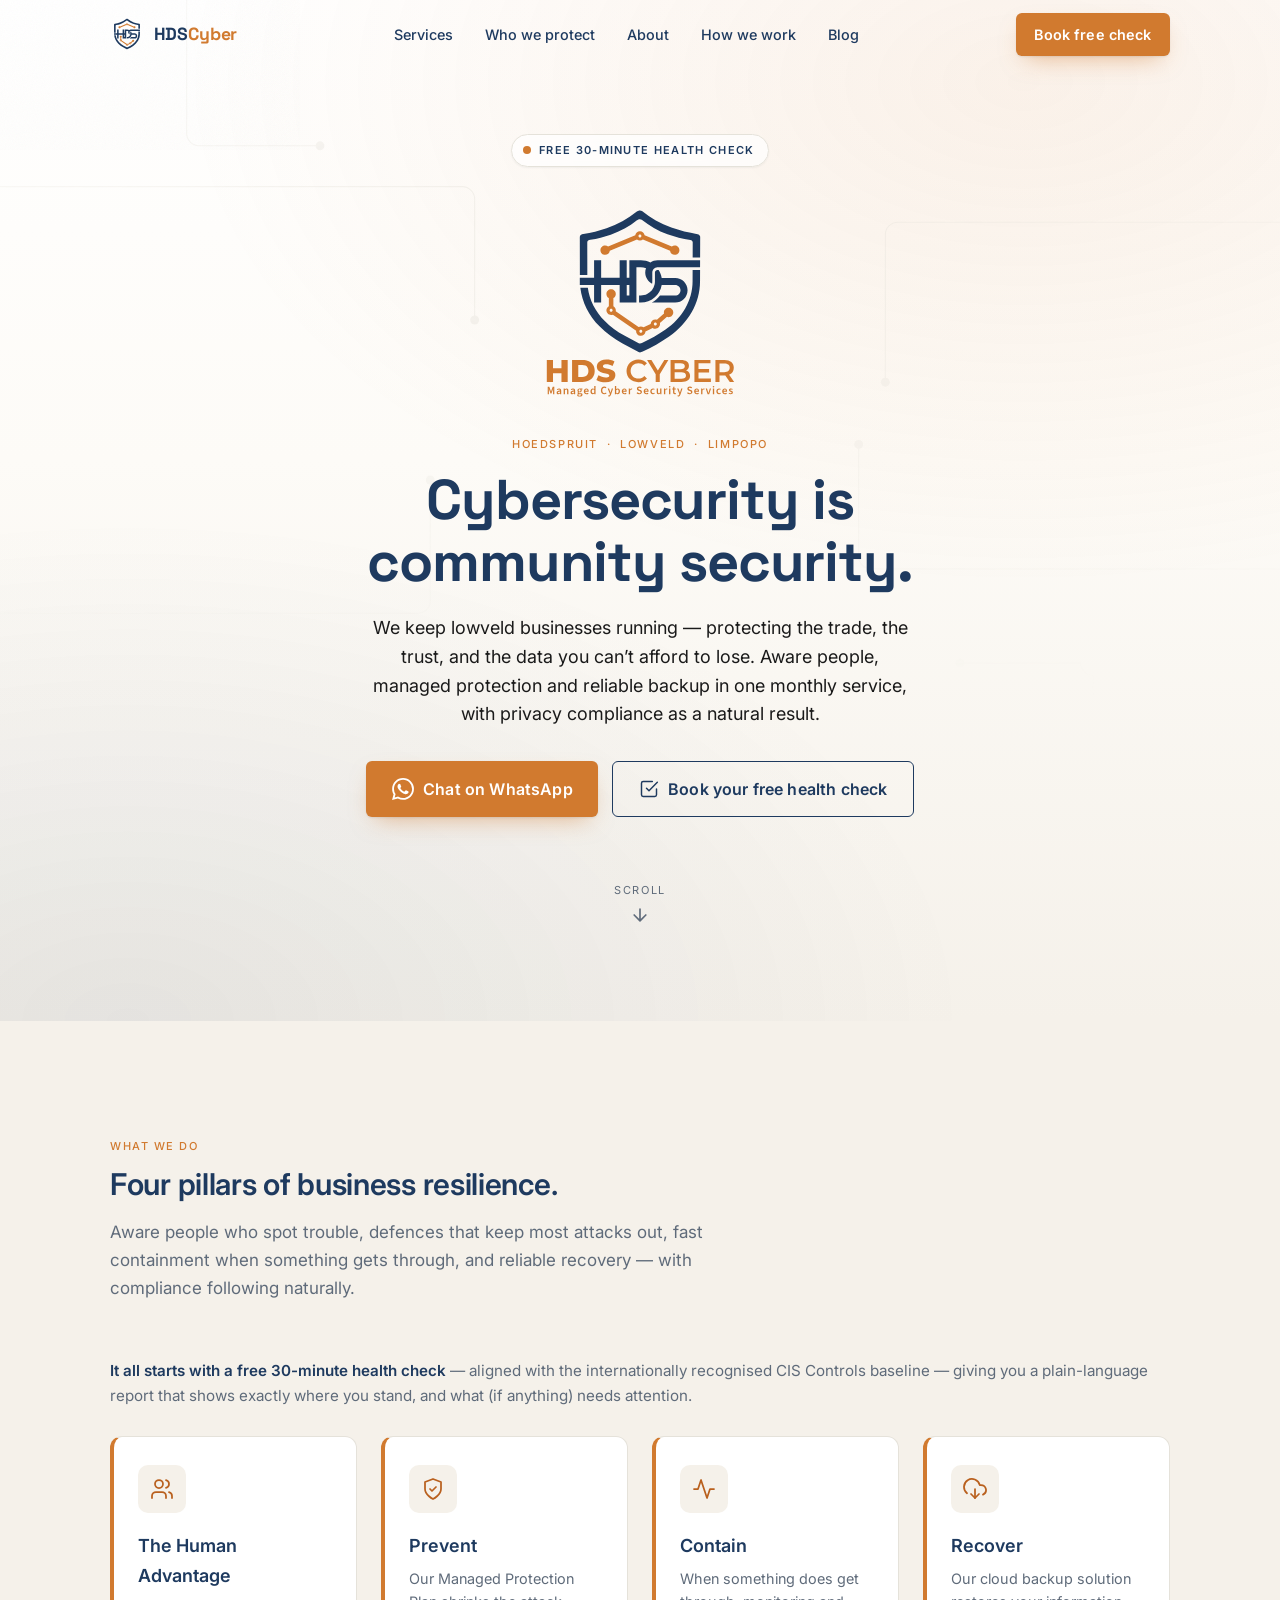
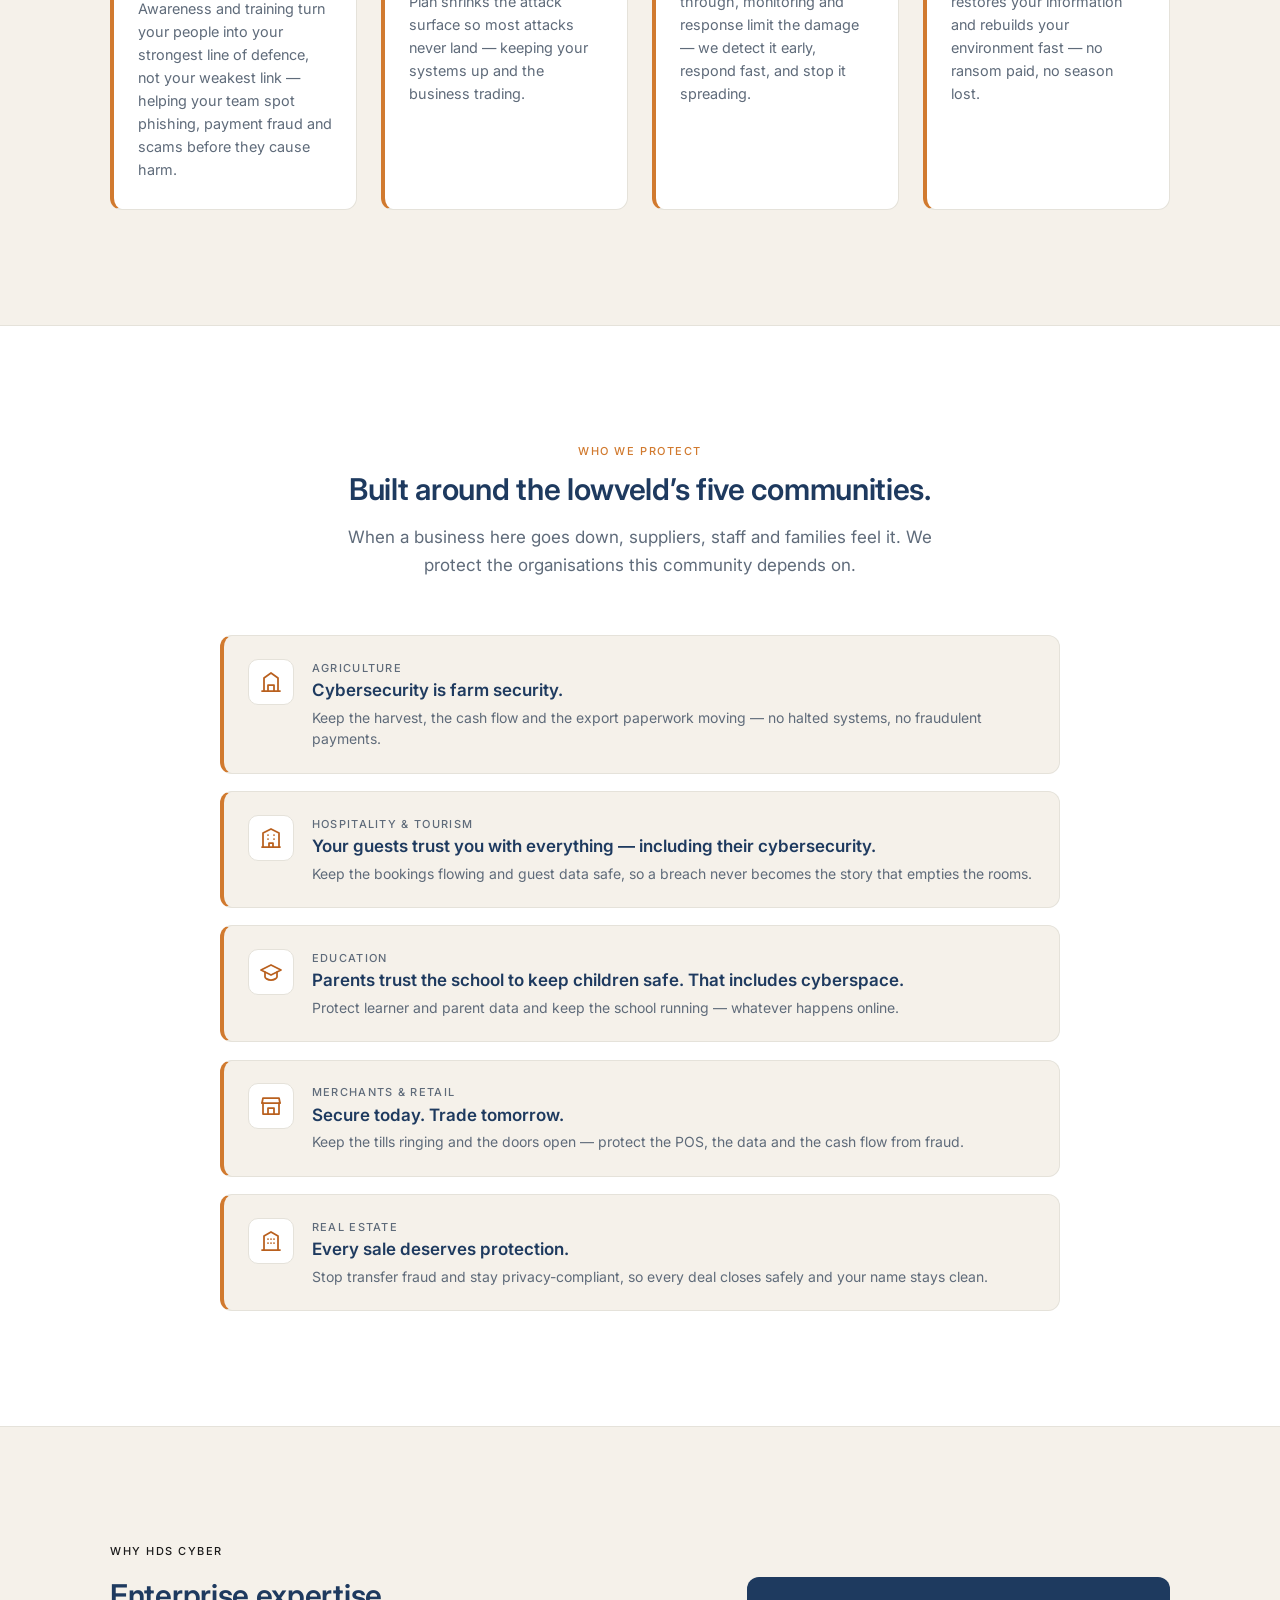
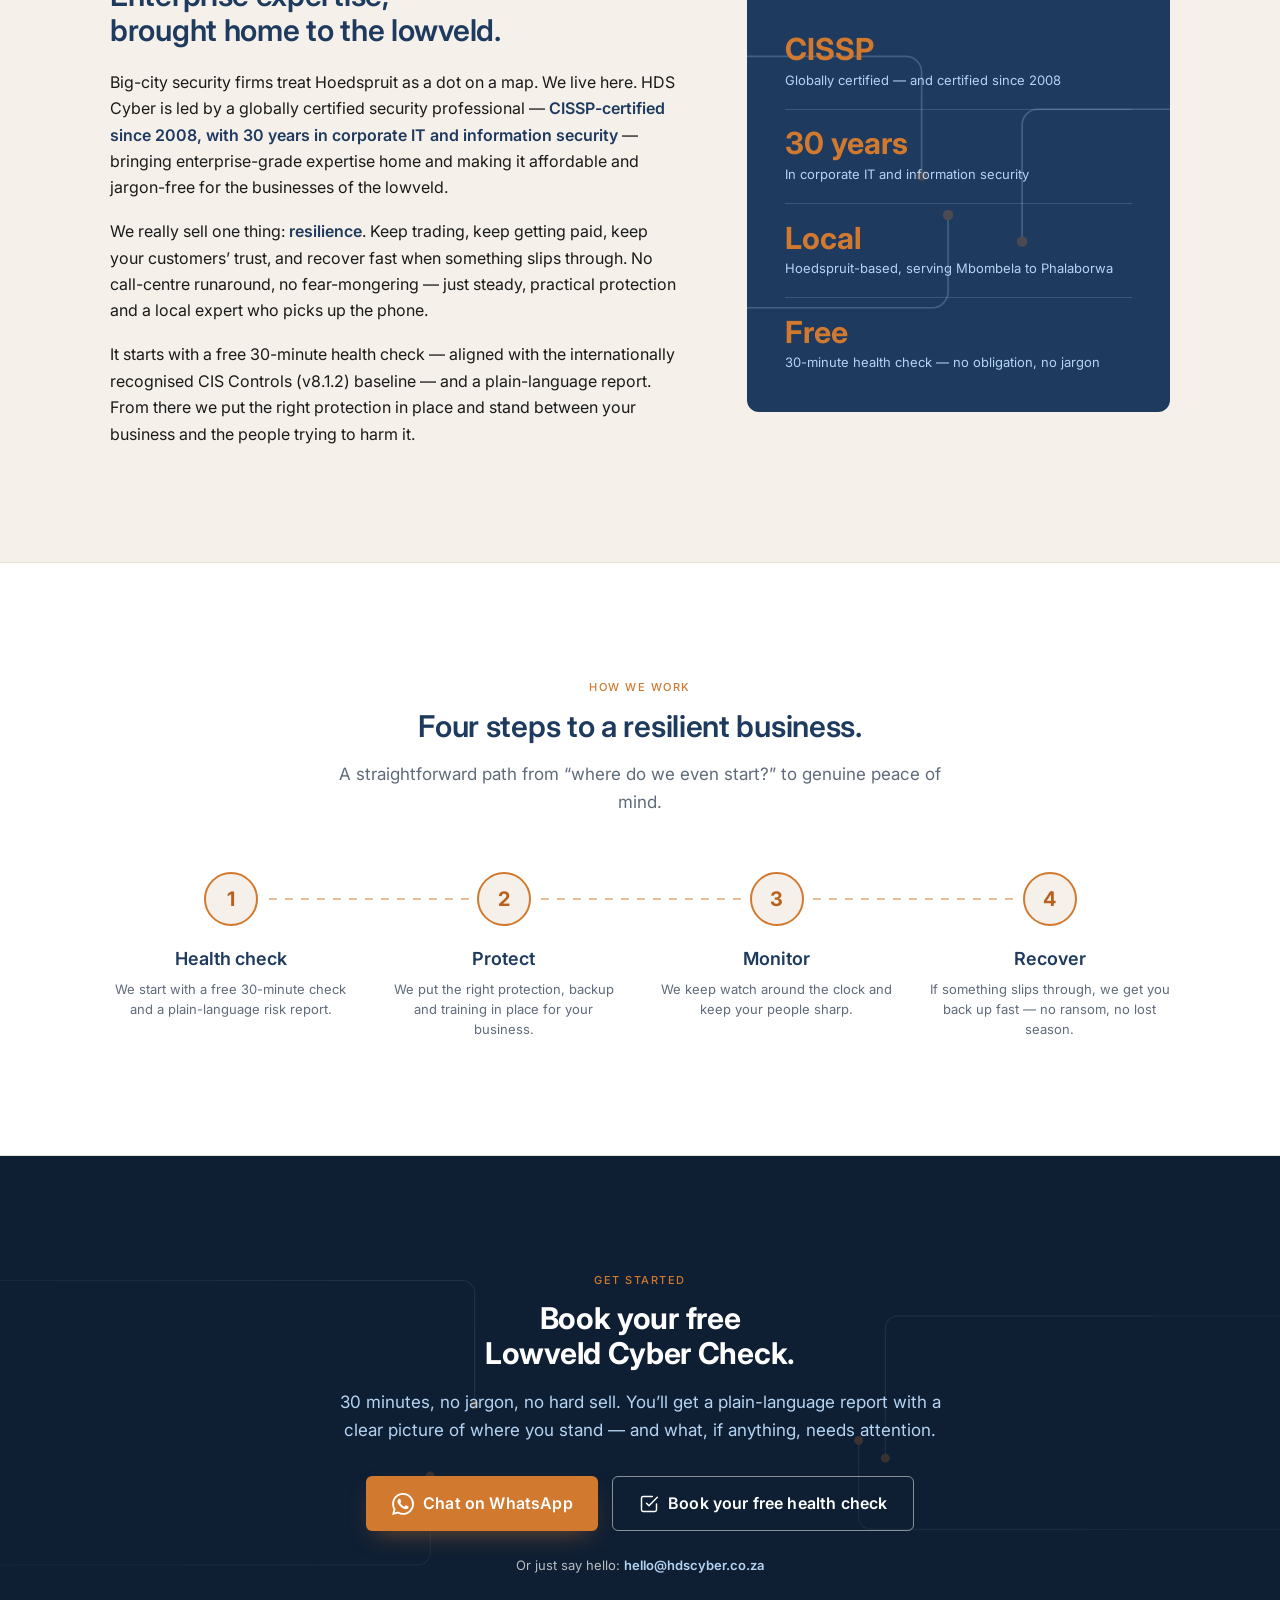
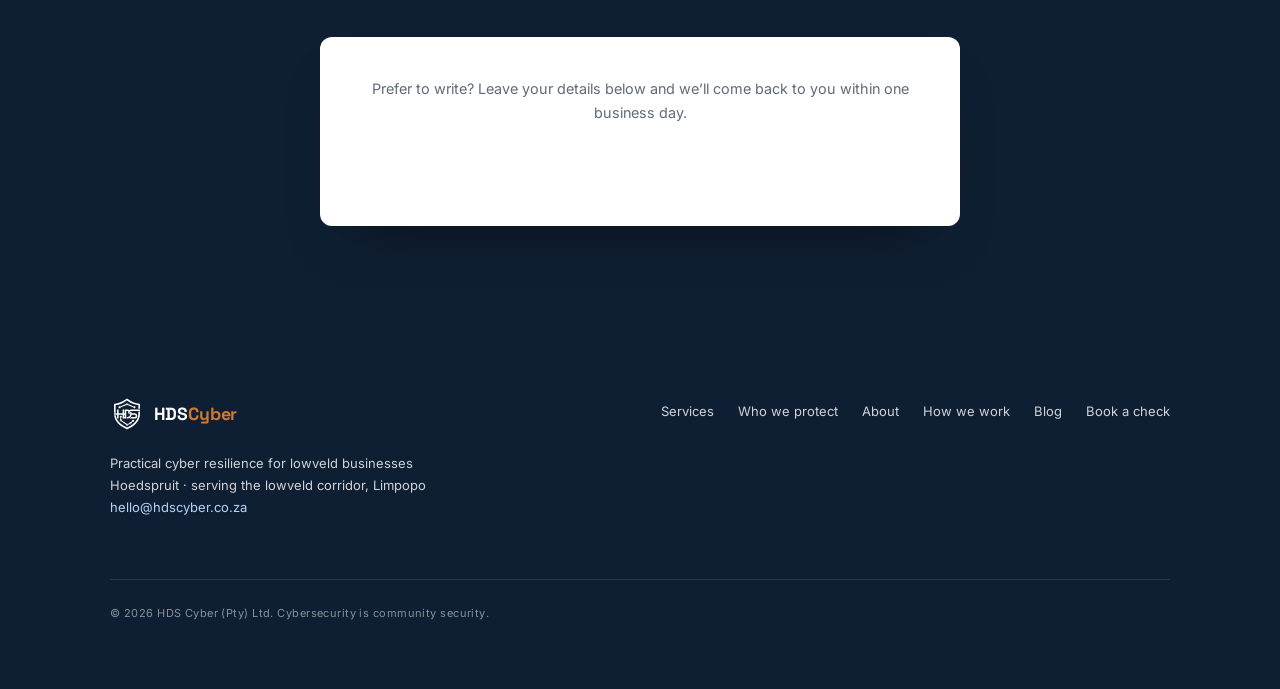
<file: index.html>
<!DOCTYPE html>
<html lang="en">
<head>
  <meta charset="UTF-8">
  <meta name="viewport" content="width=device-width, initial-scale=1">

  <!-- Google tag (gtag.js) -->
  <script async src="https://www.googletagmanager.com/gtag/js?id=G-XVRPDK1384"></script>
  <script>
    window.dataLayer = window.dataLayer || [];
    function gtag(){dataLayer.push(arguments);}
    gtag('js', new Date());

    gtag('config', 'G-XVRPDK1384');
  </script>

  <!-- Meta Pixel Code -->
  <script>
  !function(f,b,e,v,n,t,s)
  {if(f.fbq)return;n=f.fbq=function(){n.callMethod?
  n.callMethod.apply(n,arguments):n.queue.push(arguments)};
  if(!f._fbq)f._fbq=n;n.push=n;n.loaded=!0;n.version='2.0';
  n.queue=[];t=b.createElement(e);t.async=!0;
  t.src=v;s=b.getElementsByTagName(e)[0];
  s.parentNode.insertBefore(t,s)}(window, document,'script',
  'https://connect.facebook.net/en_US/fbevents.js');
  fbq('init', '1473008585027549');
  fbq('track', 'PageView');
  </script>
  <noscript><img height="1" width="1" style="display:none"
  src="https://www.facebook.com/tr?id=1473008585027549&ev=PageView&noscript=1"
  /></noscript>
  <!-- End Meta Pixel Code -->

  <title>HDS Cyber — Managed Cyber Security Services in Hoedspruit</title>
  <meta name="description" content="HDS Cyber keeps lowveld businesses running — practical cyber resilience for farms, lodges, schools, merchants and estate agencies. Book a free 30-minute health check.">
  <meta property="og:title" content="HDS Cyber — Cybersecurity is community security.">
  <meta property="og:description" content="Hoedspruit-based cyber resilience: managed protection, staff training, backup and compliance. Book your free Lowveld Cyber Check.">
  <meta property="og:type" content="website">
  <meta property="og:url" content="https://hdscyber.co.za/">
  <link rel="canonical" href="https://hdscyber.co.za/">
  <link rel="icon" type="image/svg+xml" href="assets/favicon.svg">
  <link rel="preconnect" href="https://fonts.googleapis.com">
  <link rel="preconnect" href="https://fonts.gstatic.com" crossorigin>
  <link href="https://fonts.googleapis.com/css2?family=Inter:wght@400;500;600;700&family=Space+Grotesk:wght@500;700&display=swap" rel="stylesheet">
  <link rel="stylesheet" href="assets/site.css">

  <!-- Freshworks CRM tracking (live chat disabled for now via chat='false') -->
  <script src='//fw-cdn.com/16836464/7368855.js' chat='false'></script>
</head>
<body>
  <!-- Navigation -->
  <header class="nav" id="nav">
    <div class="nav__inner">
      <a class="brand" href="#top" aria-label="HDS Cyber — home">
        <img src="assets/favicon.svg" alt="" aria-hidden="true">
        <span class="brand__name">HDS<span>Cyber</span></span>
      </a>

      <nav aria-label="Primary">
        <ul class="nav__links" id="navLinks">
          <li><a href="#services">Services</a></li>
          <li><a href="#sectors">Who we protect</a></li>
          <li><a href="#about">About</a></li>
          <li><a href="#how">How we work</a></li>
          <li><a href="blog/index.html">Blog</a></li>
          <li class="nav__cta-mobile"><a href="mailto:hello@hdscyber.co.za?subject=Book%20my%20free%20Lowveld%20Cyber%20Check"><span class="cta">Book free check</span></a></li>
        </ul>
      </nav>

      <div class="nav__cta">
        <a class="cta" href="mailto:hello@hdscyber.co.za?subject=Book%20my%20free%20Lowveld%20Cyber%20Check">Book free check</a>
      </div>

      <button class="nav__toggle" id="navToggle" aria-label="Toggle menu" aria-expanded="false" aria-controls="navLinks">
        <svg class="icon-open" viewBox="0 0 24 24" fill="none" stroke="currentColor" stroke-width="2" stroke-linecap="round"><path d="M3 6h18M3 12h18M3 18h18"/></svg>
        <svg class="icon-close" viewBox="0 0 24 24" fill="none" stroke="currentColor" stroke-width="2" stroke-linecap="round"><path d="M6 6l12 12M18 6L6 18"/></svg>
      </button>
    </div>
  </header>

  <main id="top">
    <!-- Hero -->
    <section class="hero" aria-label="HDS Cyber introduction">
      <svg class="hero__lines" aria-hidden="true" focusable="false" viewBox="0 0 1440 900" preserveAspectRatio="xMidYMid slice">
        <g stroke-width="1.25">
          <path d="M-20 210 H 520 a14 14 0 0 1 14 14 V 360" />
          <path d="M1460 250 H 1010 a14 14 0 0 0 -14 14 V 430" />
          <path d="M-20 690 H 470 a14 14 0 0 0 14 -14 V 540" />
          <path d="M1460 640 H 980 a14 14 0 0 1 -14 -14 V 500" />
          <path d="M210 -20 V 150 a14 14 0 0 0 14 14 H 360" />
          <path d="M1230 920 V 760 a14 14 0 0 1 -14 -14 H 1080" />
        </g>
        <circle cx="534" cy="360" r="5" />
        <circle cx="996" cy="430" r="5" />
        <circle cx="484" cy="540" r="5" />
        <circle cx="966" cy="500" r="5" />
        <circle cx="360" cy="164" r="5" />
        <circle cx="1080" cy="746" r="5" />
      </svg>
      <svg class="hero__grain" aria-hidden="true" focusable="false">
        <filter id="grain"><feTurbulence type="fractalNoise" baseFrequency="0.9" numOctaves="2" stitchTiles="stitch"/></filter>
        <rect width="100%" height="100%" filter="url(#grain)"/>
      </svg>

      <div class="hero__inner">
        <span class="status"><span class="status__dot" aria-hidden="true"></span>Free 30-minute health check</span>

        <img class="hero__logo" src="assets/hds-logo-primary.svg" alt="HDS Cyber — Managed Cyber Security Services" width="500" height="500">

        <p class="eyebrow hero__eyebrow">Hoedspruit&nbsp; &middot; &nbsp;Lowveld&nbsp; &middot; &nbsp;Limpopo</p>

        <h1 class="hero__title">Cybersecurity is community security.</h1>

        <p class="hero__body">We keep lowveld businesses running &mdash; protecting the trade, the trust, and the data you can&rsquo;t afford to lose. Aware people, managed protection and reliable backup in one monthly service, with privacy compliance as a natural result.</p>

        <div class="hero__actions">
          <!-- WhatsApp: number is set once in the <script> at the bottom (WHATSAPP_NUMBER). Until then this is a placeholder. -->
          <a class="cta cta--whatsapp" data-whatsapp-placeholder href="https://wa.me/27XXXXXXXXX?text=Hi%20HDS%20Cyber%2C%20I%27d%20like%20to%20book%20my%20free%20Lowveld%20Cyber%20Check." aria-label="Chat to HDS Cyber on WhatsApp">
            <svg viewBox="0 0 24 24" fill="currentColor" aria-hidden="true"><path d="M17.472 14.382c-.297-.149-1.758-.867-2.03-.967-.273-.099-.471-.148-.67.15-.197.297-.767.966-.94 1.164-.173.199-.347.223-.644.075-.297-.15-1.255-.463-2.39-1.475-.883-.788-1.48-1.761-1.653-2.059-.173-.297-.018-.458.13-.606.134-.133.298-.347.446-.52.149-.174.198-.298.298-.497.099-.198.05-.371-.025-.52-.075-.149-.669-1.612-.916-2.207-.242-.579-.487-.501-.669-.51l-.57-.01c-.198 0-.52.074-.792.372-.272.297-1.04 1.016-1.04 2.479 0 1.462 1.065 2.875 1.213 3.074.149.198 2.096 3.2 5.077 4.487.709.306 1.262.489 1.694.625.712.227 1.36.195 1.872.118.571-.085 1.758-.719 2.006-1.413.247-.694.247-1.289.173-1.413-.074-.124-.272-.198-.57-.347m-5.421 7.403h-.004a9.87 9.87 0 01-5.031-1.378l-.361-.214-3.741.982.998-3.648-.235-.374a9.86 9.86 0 01-1.51-5.26c.001-5.45 4.436-9.884 9.888-9.884 2.64 0 5.122 1.03 6.988 2.898a9.825 9.825 0 012.893 6.994c-.003 5.45-4.437 9.884-9.885 9.884m8.413-18.297A11.815 11.815 0 0012.05 0C5.495 0 .16 5.335.157 11.892c0 2.096.547 4.142 1.588 5.945L.057 24l6.305-1.654a11.882 11.882 0 005.683 1.448h.005c6.554 0 11.89-5.335 11.893-11.893a11.821 11.821 0 00-3.48-8.413z"/></svg>
            Chat on WhatsApp
          </a>
          <a class="cta cta--ghost" href="mailto:hello@hdscyber.co.za?subject=Book%20my%20free%20Lowveld%20Cyber%20Check">
            <svg viewBox="0 0 24 24" fill="none" stroke="currentColor" stroke-width="1.75" stroke-linecap="round" stroke-linejoin="round" aria-hidden="true"><path d="M9 11l3 3L22 4"/><path d="M21 12v7a2 2 0 0 1-2 2H5a2 2 0 0 1-2-2V5a2 2 0 0 1 2-2h11"/></svg>
            Book your free health check
          </a>
        </div>

        <a class="scroll-hint" href="#services" aria-label="Scroll to services">
          <span>Scroll</span>
          <svg viewBox="0 0 24 24" fill="none" stroke="currentColor" stroke-width="2" stroke-linecap="round" stroke-linejoin="round" aria-hidden="true"><path d="M12 5v14M5 12l7 7 7-7"/></svg>
        </a>
      </div>
    </section>

    <!-- Services — four pillars of resilience -->
    <section class="section" id="services" aria-labelledby="services-title">
      <div class="wrap">
        <div class="section__head reveal">
          <p class="eyebrow">What we do</p>
          <h2 class="section__title" id="services-title">Four pillars of business resilience.</h2>
          <p class="section__lead">Aware people who spot trouble, defences that keep most attacks out, fast containment when something gets through, and reliable recovery &mdash; with compliance following naturally.</p>
        </div>

        <p class="pillars-note reveal"><strong>It all starts with a free 30-minute health check</strong> &mdash; aligned with the internationally recognised CIS Controls baseline &mdash; giving you a plain-language report that shows exactly where you stand, and what (if anything) needs attention.</p>

        <div class="cards">
          <!-- Four pillars per marketing plan v16 §1 table — Column 1 = card heading -->
          <article class="card reveal">
            <span class="card__icon" aria-hidden="true">
              <svg viewBox="0 0 24 24" fill="none" stroke="currentColor" stroke-width="1.75" stroke-linecap="round" stroke-linejoin="round"><path d="M16 21v-2a4 4 0 0 0-4-4H6a4 4 0 0 0-4 4v2"/><circle cx="9" cy="7" r="4"/><path d="M22 21v-2a4 4 0 0 0-3-3.87"/><path d="M16 3.13a4 4 0 0 1 0 7.75"/></svg>
            </span>
            <h3 class="card__title">The Human Advantage</h3>
            <p class="card__text">Awareness and training turn your people into your strongest line of defence, not your weakest link &mdash; helping your team spot phishing, payment fraud and scams before they cause harm.</p>
          </article>

          <article class="card reveal">
            <span class="card__icon" aria-hidden="true">
              <svg viewBox="0 0 24 24" fill="none" stroke="currentColor" stroke-width="1.75" stroke-linecap="round" stroke-linejoin="round"><path d="M12 22s8-4 8-10V5l-8-3-8 3v7c0 6 8 10 8 10z"/><path d="m9 12 2 2 4-4"/></svg>
            </span>
            <h3 class="card__title">Prevent</h3>
            <p class="card__text">Our Managed Protection Plan shrinks the attack surface so most attacks never land &mdash; keeping your systems up and the business trading.</p>
          </article>

          <article class="card reveal">
            <span class="card__icon" aria-hidden="true">
              <svg viewBox="0 0 24 24" fill="none" stroke="currentColor" stroke-width="1.75" stroke-linecap="round" stroke-linejoin="round"><path d="M22 12h-4l-3 9L9 3l-3 9H2"/></svg>
            </span>
            <h3 class="card__title">Contain</h3>
            <p class="card__text">When something does get through, monitoring and response limit the damage &mdash; we detect it early, respond fast, and stop it spreading.</p>
          </article>

          <article class="card reveal">
            <span class="card__icon" aria-hidden="true">
              <svg viewBox="0 0 24 24" fill="none" stroke="currentColor" stroke-width="1.75" stroke-linecap="round" stroke-linejoin="round"><path d="M20 17.58A5 5 0 0 0 18 8h-1.26A8 8 0 1 0 4 16.25"/><path d="M12 21v-9"/><path d="m8 17 4 4 4-4"/></svg>
            </span>
            <h3 class="card__title">Recover</h3>
            <p class="card__text">Our cloud backup solution restores your information and rebuilds your environment fast &mdash; no ransom paid, no season lost.</p>
          </article>
        </div>
      </div>
    </section>

    <!-- Who we protect — five verticals with their slogans -->
    <section class="section sectors" id="sectors" aria-labelledby="sectors-title">
      <div class="wrap">
        <div class="section__head section--center reveal" style="margin-inline:auto;text-align:center;">
          <p class="eyebrow">Who we protect</p>
          <h2 class="section__title" id="sectors-title">Built around the lowveld&rsquo;s five communities.</h2>
          <p class="section__lead">When a business here goes down, suppliers, staff and families feel it. We protect the organisations this community depends on.</p>
        </div>

        <div class="sector-list">
          <div class="sector reveal">
            <span class="sector__icon" aria-hidden="true">
              <svg viewBox="0 0 24 24" fill="none" stroke="currentColor" stroke-width="1.75" stroke-linecap="round" stroke-linejoin="round"><path d="M3 21h18"/><path d="M5 21V8l7-5 7 5v13"/><path d="M9 21v-6h6v6"/></svg>
            </span>
            <div class="sector__body">
              <p class="sector__eyebrow">Agriculture</p>
              <p class="sector__slogan">Cybersecurity is farm security.</p>
              <p class="sector__desc">Keep the harvest, the cash flow and the export paperwork moving &mdash; no halted systems, no fraudulent payments.</p>
            </div>
          </div>

          <div class="sector reveal">
            <span class="sector__icon" aria-hidden="true">
              <svg viewBox="0 0 24 24" fill="none" stroke="currentColor" stroke-width="1.75" stroke-linecap="round" stroke-linejoin="round"><path d="M3 21h18"/><path d="M4 21V7l8-4 8 4v14"/><path d="M9 9h.01M9 13h.01M15 9h.01M15 13h.01M10 21v-4h4v4"/></svg>
            </span>
            <div class="sector__body">
              <p class="sector__eyebrow">Hospitality &amp; Tourism</p>
              <p class="sector__slogan">Your guests trust you with everything &mdash; including their cybersecurity.</p>
              <p class="sector__desc">Keep the bookings flowing and guest data safe, so a breach never becomes the story that empties the rooms.</p>
            </div>
          </div>

          <div class="sector reveal">
            <span class="sector__icon" aria-hidden="true">
              <svg viewBox="0 0 24 24" fill="none" stroke="currentColor" stroke-width="1.75" stroke-linecap="round" stroke-linejoin="round"><path d="M22 10 12 5 2 10l10 5 10-5z"/><path d="M6 12v5c0 1 2.5 3 6 3s6-2 6-3v-5"/></svg>
            </span>
            <div class="sector__body">
              <p class="sector__eyebrow">Education</p>
              <p class="sector__slogan">Parents trust the school to keep children safe. That includes cyberspace.</p>
              <p class="sector__desc">Protect learner and parent data and keep the school running &mdash; whatever happens online.</p>
            </div>
          </div>

          <div class="sector reveal">
            <span class="sector__icon" aria-hidden="true">
              <svg viewBox="0 0 24 24" fill="none" stroke="currentColor" stroke-width="1.75" stroke-linecap="round" stroke-linejoin="round"><path d="M3 9 4 4h16l1 5"/><path d="M4 9v11h16V9"/><path d="M3 9h18"/><path d="M9 20v-6h6v6"/></svg>
            </span>
            <div class="sector__body">
              <p class="sector__eyebrow">Merchants &amp; Retail</p>
              <p class="sector__slogan">Secure today. Trade tomorrow.</p>
              <p class="sector__desc">Keep the tills ringing and the doors open &mdash; protect the POS, the data and the cash flow from fraud.</p>
            </div>
          </div>

          <div class="sector reveal">
            <span class="sector__icon" aria-hidden="true">
              <svg viewBox="0 0 24 24" fill="none" stroke="currentColor" stroke-width="1.75" stroke-linecap="round" stroke-linejoin="round"><path d="M3 21h18"/><path d="M5 21V7l7-4 7 4v14"/><path d="M9 10h.01M12 10h.01M15 10h.01M9 14h.01M12 14h.01M15 14h.01"/></svg>
            </span>
            <div class="sector__body">
              <p class="sector__eyebrow">Real Estate</p>
              <p class="sector__slogan">Every sale deserves protection.</p>
              <p class="sector__desc">Stop transfer fraud and stay privacy-compliant, so every deal closes safely and your name stays clean.</p>
            </div>
          </div>
        </div>
      </div>
    </section>

    <!-- About -->
    <section class="section" id="about" aria-labelledby="about-title">
      <div class="wrap">
        <div class="about-grid">
          <div class="about__body reveal">
            <p class="eyebrow">Why HDS Cyber</p>
            <h2 class="section__title" id="about-title">Enterprise expertise, brought home to the lowveld.</h2>
            <p style="margin-top:1.25rem;">Big-city security firms treat Hoedspruit as a dot on a map. We live here. HDS Cyber is led by a globally certified security professional &mdash; <strong>CISSP-certified since 2008, with 30 years in corporate IT and information security</strong> &mdash; bringing enterprise-grade expertise home and making it affordable and jargon-free for the businesses of the lowveld.</p>
            <p>We really sell one thing: <strong>resilience</strong>. Keep trading, keep getting paid, keep your customers&rsquo; trust, and recover fast when something slips through. No call-centre runaround, no fear-mongering &mdash; just steady, practical protection and a local expert who picks up the phone.</p>
            <p>It starts with a free 30-minute health check &mdash; aligned with the internationally recognised CIS Controls (v8.1.2) baseline &mdash; and a plain-language report. From there we put the right protection in place and stand between your business and the people trying to harm it.</p>
          </div>

          <div class="stat-panel reveal" aria-label="What sets HDS Cyber apart">
            <svg class="stat-panel__lines" aria-hidden="true" viewBox="0 0 320 320" preserveAspectRatio="xMidYMid slice">
              <g stroke-width="1.25">
                <path d="M-10 60 H 120 a12 12 0 0 1 12 12 V 150"/>
                <path d="M330 100 H 220 a12 12 0 0 0 -12 12 V 200"/>
                <path d="M-10 250 H 140 a12 12 0 0 0 12 -12 V 180"/>
              </g>
              <circle cx="132" cy="150" r="4"/>
              <circle cx="208" cy="200" r="4"/>
              <circle cx="152" cy="180" r="4"/>
            </svg>
            <div class="stat">
              <div class="stat__num">CISSP</div>
              <div class="stat__label">Globally certified &mdash; and certified since 2008</div>
            </div>
            <div class="stat">
              <div class="stat__num">30 years</div>
              <div class="stat__label">In corporate IT and information security</div>
            </div>
            <div class="stat">
              <div class="stat__num">Local</div>
              <div class="stat__label">Hoedspruit-based, serving Mbombela to Phalaborwa</div>
            </div>
            <div class="stat">
              <div class="stat__num">Free</div>
              <div class="stat__label">30-minute health check &mdash; no obligation, no jargon</div>
            </div>
          </div>
        </div>
      </div>
    </section>

    <!-- How we work -->
    <section class="section how" id="how" aria-labelledby="how-title">
      <div class="wrap">
        <div class="section__head section--center reveal" style="margin-inline:auto;text-align:center;">
          <p class="eyebrow">How we work</p>
          <h2 class="section__title" id="how-title">Four steps to a resilient business.</h2>
          <p class="section__lead">A straightforward path from &ldquo;where do we even start?&rdquo; to genuine peace of mind.</p>
        </div>

        <div class="steps">
          <div class="step reveal">
            <div class="step__node" aria-hidden="true">1</div>
            <h3 class="step__title">Health check</h3>
            <p class="step__text">We start with a free 30-minute check and a plain-language risk report.</p>
          </div>
          <div class="step reveal">
            <div class="step__node" aria-hidden="true">2</div>
            <h3 class="step__title">Protect</h3>
            <p class="step__text">We put the right protection, backup and training in place for your business.</p>
          </div>
          <div class="step reveal">
            <div class="step__node" aria-hidden="true">3</div>
            <h3 class="step__title">Monitor</h3>
            <p class="step__text">We keep watch around the clock and keep your people sharp.</p>
          </div>
          <div class="step reveal">
            <div class="step__node" aria-hidden="true">4</div>
            <h3 class="step__title">Recover</h3>
            <p class="step__text">If something slips through, we get you back up fast &mdash; no ransom, no lost season.</p>
          </div>
        </div>
      </div>
    </section>

    <!-- Contact -->
    <section class="section contact" id="contact" aria-labelledby="contact-title">
      <svg class="contact__lines" aria-hidden="true" viewBox="0 0 1440 600" preserveAspectRatio="xMidYMid slice">
        <g stroke-width="1.25">
          <path d="M-20 140 H 520 a14 14 0 0 1 14 14 V 280"/>
          <path d="M1460 180 H 1010 a14 14 0 0 0 -14 14 V 340"/>
          <path d="M-20 460 H 470 a14 14 0 0 0 14 -14 V 360"/>
          <path d="M1460 420 H 980 a14 14 0 0 1 -14 -14 V 320"/>
        </g>
        <circle cx="534" cy="280" r="5"/>
        <circle cx="996" cy="340" r="5"/>
        <circle cx="484" cy="360" r="5"/>
        <circle cx="966" cy="320" r="5"/>
      </svg>
      <div class="wrap reveal">
        <p class="eyebrow" style="color:var(--copper);">Get started</p>
        <h2 class="contact__title" id="contact-title">Book your free Lowveld Cyber Check.</h2>
        <p class="contact__text">30 minutes, no jargon, no hard sell. You&rsquo;ll get a plain-language report with a clear picture of where you stand &mdash; and what, if anything, needs attention.</p>
        <div class="contact__actions">
          <!-- WhatsApp: number is set once in the <script> at the bottom (WHATSAPP_NUMBER). Until then this is a placeholder. -->
          <a class="cta cta--whatsapp" data-whatsapp-placeholder href="https://wa.me/27XXXXXXXXX?text=Hi%20HDS%20Cyber%2C%20I%27d%20like%20to%20book%20my%20free%20Lowveld%20Cyber%20Check." aria-label="Chat to HDS Cyber on WhatsApp">
            <svg viewBox="0 0 24 24" fill="currentColor" aria-hidden="true"><path d="M17.472 14.382c-.297-.149-1.758-.867-2.03-.967-.273-.099-.471-.148-.67.15-.197.297-.767.966-.94 1.164-.173.199-.347.223-.644.075-.297-.15-1.255-.463-2.39-1.475-.883-.788-1.48-1.761-1.653-2.059-.173-.297-.018-.458.13-.606.134-.133.298-.347.446-.52.149-.174.198-.298.298-.497.099-.198.05-.371-.025-.52-.075-.149-.669-1.612-.916-2.207-.242-.579-.487-.501-.669-.51l-.57-.01c-.198 0-.52.074-.792.372-.272.297-1.04 1.016-1.04 2.479 0 1.462 1.065 2.875 1.213 3.074.149.198 2.096 3.2 5.077 4.487.709.306 1.262.489 1.694.625.712.227 1.36.195 1.872.118.571-.085 1.758-.719 2.006-1.413.247-.694.247-1.289.173-1.413-.074-.124-.272-.198-.57-.347m-5.421 7.403h-.004a9.87 9.87 0 01-5.031-1.378l-.361-.214-3.741.982.998-3.648-.235-.374a9.86 9.86 0 01-1.51-5.26c.001-5.45 4.436-9.884 9.888-9.884 2.64 0 5.122 1.03 6.988 2.898a9.825 9.825 0 012.893 6.994c-.003 5.45-4.437 9.884-9.885 9.884m8.413-18.297A11.815 11.815 0 0012.05 0C5.495 0 .16 5.335.157 11.892c0 2.096.547 4.142 1.588 5.945L.057 24l6.305-1.654a11.882 11.882 0 005.683 1.448h.005c6.554 0 11.89-5.335 11.893-11.893a11.821 11.821 0 00-3.48-8.413z"/></svg>
            Chat on WhatsApp
          </a>
          <a class="cta cta--ghost-light" href="mailto:hello@hdscyber.co.za?subject=Book%20my%20free%20Lowveld%20Cyber%20Check">
            <svg viewBox="0 0 24 24" fill="none" stroke="currentColor" stroke-width="1.75" stroke-linecap="round" stroke-linejoin="round" aria-hidden="true"><path d="M9 11l3 3L22 4"/><path d="M21 12v7a2 2 0 0 1-2 2H5a2 2 0 0 1-2-2V5a2 2 0 0 1 2-2h11"/></svg>
            Book your free health check
          </a>
        </div>
        <p class="contact__email">Or just say hello: <a href="mailto:hello@hdscyber.co.za">hello@hdscyber.co.za</a></p>

        <div class="contact-form reveal">
          <p class="contact-form__note">Prefer to write? Leave your details below and we&rsquo;ll come back to you within one business day.</p>
          <div class="contact-form__embed">
            <!-- Freshsales (Freshworks CRM) web form — renders inline -->
            <script src='https://hdscyberptyltd.myfreshworks.com/crm/sales/web_forms/6e747af5c5ec9bb103acf233b94e894451fc4f576256ae742cc73ae40c58c7cc/form.js' crossorigin='anonymous' id='fs_6e747af5c5ec9bb103acf233b94e894451fc4f576256ae742cc73ae40c58c7cc'></script>
          </div>
        </div>
      </div>
    </section>
  </main>

  <!-- Footer -->
  <footer class="footer">
    <div class="wrap footer__inner">
      <div>
        <a class="brand" href="#top" aria-label="HDS Cyber — home">
          <img src="assets/logo-shield-white.svg" alt="" aria-hidden="true">
          <span class="brand__name">HDS<span style="color:var(--copper);">Cyber</span></span>
        </a>
        <p class="footer__meta">
          Practical cyber resilience for lowveld businesses<br>
          Hoedspruit &middot; serving the lowveld corridor, Limpopo<br>
          <a href="mailto:hello@hdscyber.co.za">hello@hdscyber.co.za</a>
        </p>
      </div>

      <nav aria-label="Footer">
        <ul class="footer__links">
          <li><a href="#services">Services</a></li>
          <li><a href="#sectors">Who we protect</a></li>
          <li><a href="#about">About</a></li>
          <li><a href="#how">How we work</a></li>
          <li><a href="blog/index.html">Blog</a></li>
          <li><a href="#contact">Book a check</a></li>
        </ul>
      </nav>

      <p class="footer__legal">© <span id="year">2026</span> HDS Cyber (Pty) Ltd. Cybersecurity is community security.</p>
    </div>
  </footer>

  <script src="assets/site.js" defer></script>
</body>
</html>
</file>
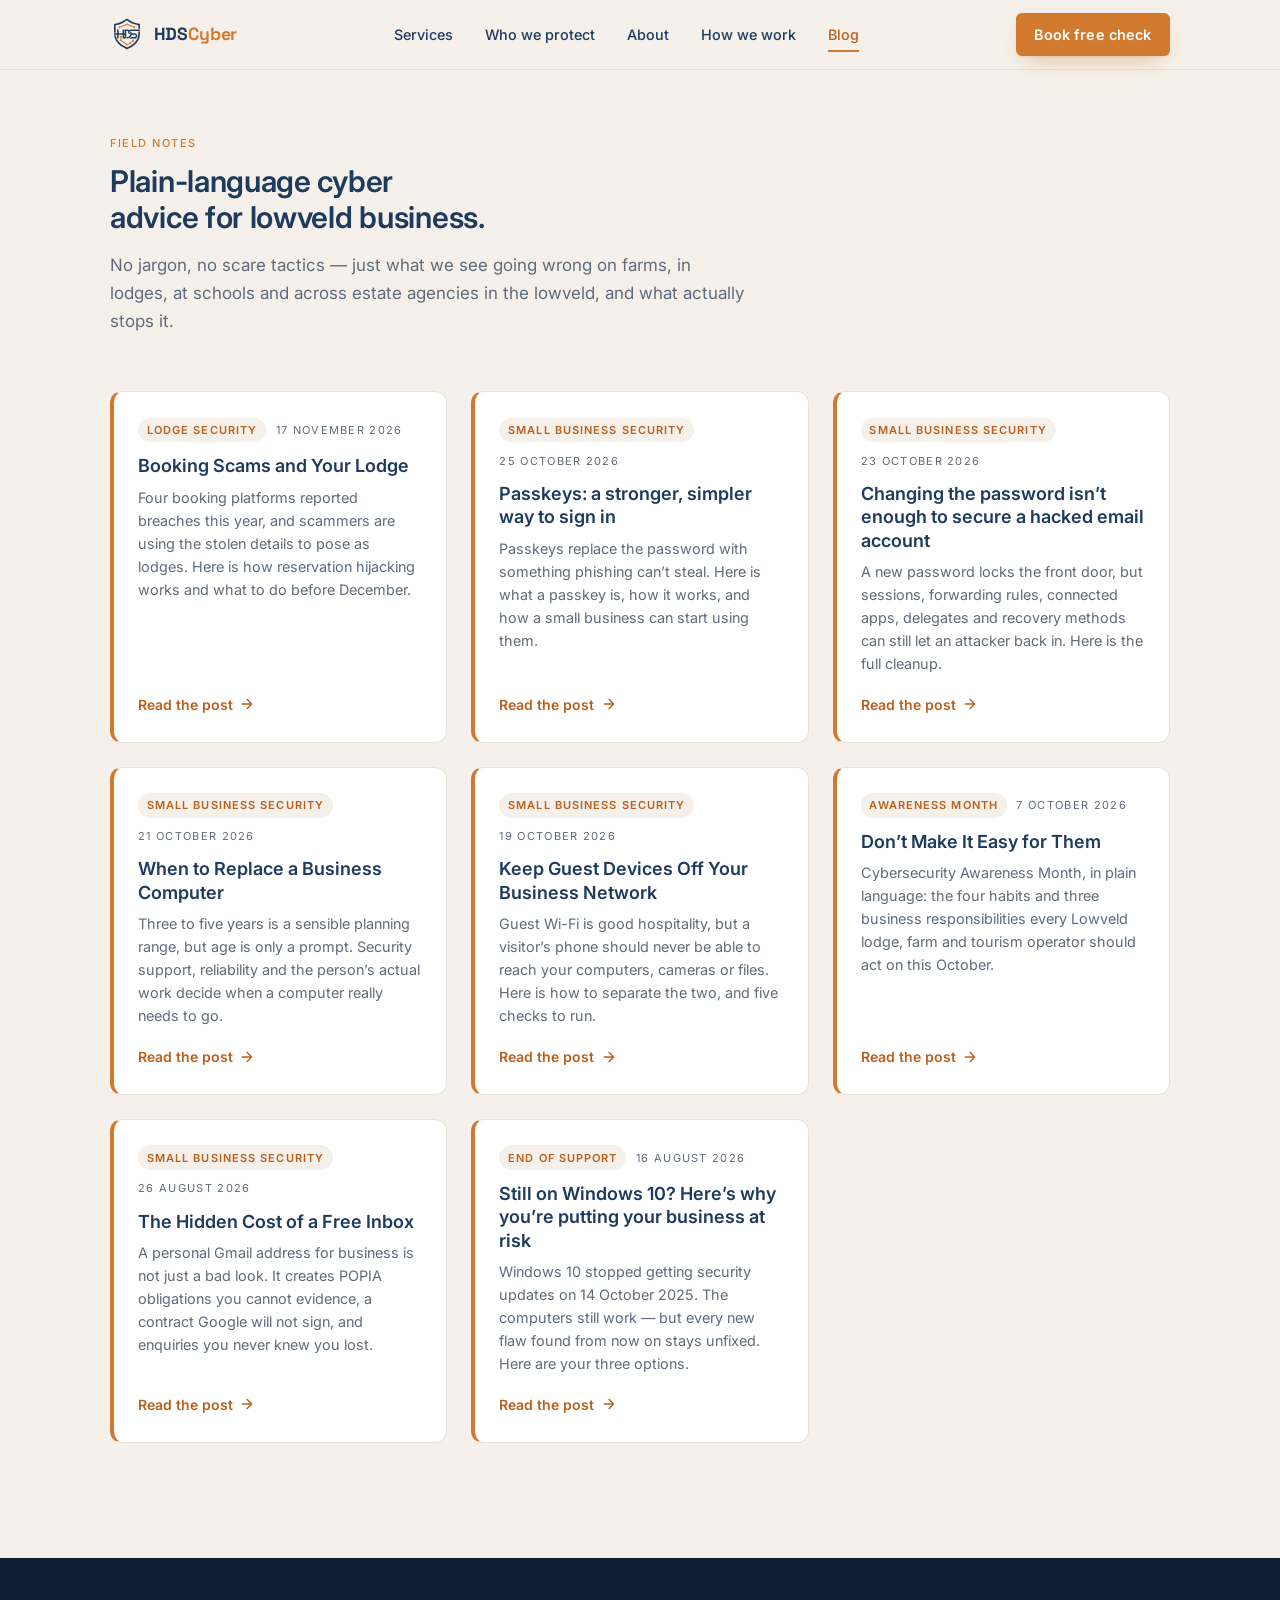
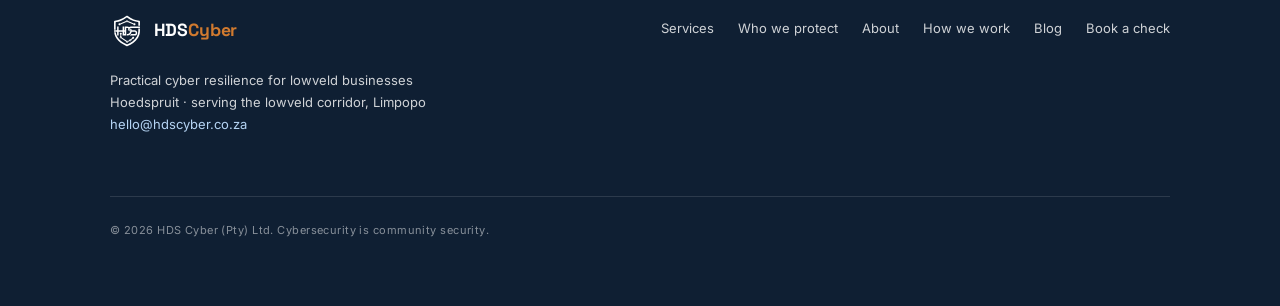
<file: blog/index.html>
<!DOCTYPE html>
<html lang="en">
<head>
  <meta charset="UTF-8">
  <meta name="viewport" content="width=device-width, initial-scale=1">

  <!-- Google tag (gtag.js) -->
  <script async src="https://www.googletagmanager.com/gtag/js?id=G-XVRPDK1384"></script>
  <script>
    window.dataLayer = window.dataLayer || [];
    function gtag(){dataLayer.push(arguments);}
    gtag('js', new Date());

    gtag('config', 'G-XVRPDK1384');
  </script>

  <!-- Meta Pixel Code -->
  <script>
  !function(f,b,e,v,n,t,s)
  {if(f.fbq)return;n=f.fbq=function(){n.callMethod?
  n.callMethod.apply(n,arguments):n.queue.push(arguments)};
  if(!f._fbq)f._fbq=n;n.push=n;n.loaded=!0;n.version='2.0';
  n.queue=[];t=b.createElement(e);t.async=!0;
  t.src=v;s=b.getElementsByTagName(e)[0];
  s.parentNode.insertBefore(t,s)}(window, document,'script',
  'https://connect.facebook.net/en_US/fbevents.js');
  fbq('init', '1473008585027549');
  fbq('track', 'PageView');
  </script>
  <noscript><img height="1" width="1" style="display:none"
  src="https://www.facebook.com/tr?id=1473008585027549&ev=PageView&noscript=1"
  /></noscript>
  <!-- End Meta Pixel Code -->

  <title>Blog — HDS Cyber | Plain-language cyber advice for lowveld business</title>
  <meta name="description" content="Practical, jargon-free cyber security advice for farms, lodges, schools, merchants and estate agencies in Hoedspruit and the greater lowveld.">
  <meta property="og:title" content="HDS Cyber Blog — plain-language cyber advice for lowveld business">
  <meta property="og:description" content="Practical, jargon-free cyber security advice for farms, lodges, schools, merchants and estate agencies in the lowveld.">
  <meta property="og:type" content="website">
  <meta property="og:url" content="https://hdscyber.co.za/blog/">
  <link rel="canonical" href="https://hdscyber.co.za/blog/">
  <link rel="icon" type="image/svg+xml" href="../assets/favicon.svg">
  <link rel="preconnect" href="https://fonts.googleapis.com">
  <link rel="preconnect" href="https://fonts.gstatic.com" crossorigin>
  <link href="https://fonts.googleapis.com/css2?family=Inter:wght@400;500;600;700&family=Space+Grotesk:wght@500;700&display=swap" rel="stylesheet">
  <link rel="stylesheet" href="../assets/site.css">

  <!-- Freshworks CRM tracking (live chat disabled for now via chat='false') -->
  <script src='//fw-cdn.com/16836464/7368855.js' chat='false'></script>
</head>
<body>
  <!-- Navigation — nav--solid because sub-pages have no hero behind the bar -->
  <header class="nav nav--solid" id="nav">
    <div class="nav__inner">
      <a class="brand" href="../index.html" aria-label="HDS Cyber — home">
        <img src="../assets/favicon.svg" alt="" aria-hidden="true">
        <span class="brand__name">HDS<span>Cyber</span></span>
      </a>

      <nav aria-label="Primary">
        <ul class="nav__links" id="navLinks">
          <li><a href="../index.html#services">Services</a></li>
          <li><a href="../index.html#sectors">Who we protect</a></li>
          <li><a href="../index.html#about">About</a></li>
          <li><a href="../index.html#how">How we work</a></li>
          <li><a href="index.html" class="is-active" aria-current="page">Blog</a></li>
          <li class="nav__cta-mobile"><a href="mailto:hello@hdscyber.co.za?subject=Book%20my%20free%20Lowveld%20Cyber%20Check"><span class="cta">Book free check</span></a></li>
        </ul>
      </nav>

      <div class="nav__cta">
        <a class="cta" href="mailto:hello@hdscyber.co.za?subject=Book%20my%20free%20Lowveld%20Cyber%20Check">Book free check</a>
      </div>

      <button class="nav__toggle" id="navToggle" aria-label="Toggle menu" aria-expanded="false" aria-controls="navLinks">
        <svg class="icon-open" viewBox="0 0 24 24" fill="none" stroke="currentColor" stroke-width="2" stroke-linecap="round"><path d="M3 6h18M3 12h18M3 18h18"/></svg>
        <svg class="icon-close" viewBox="0 0 24 24" fill="none" stroke="currentColor" stroke-width="2" stroke-linecap="round"><path d="M6 6l12 12M18 6L6 18"/></svg>
      </button>
    </div>
  </header>

  <main class="subpage" id="top">
    <section class="section" style="padding-top:0;" aria-labelledby="blog-title">
      <div class="wrap">
        <div class="section__head reveal">
          <p class="eyebrow">Field notes</p>
          <h1 class="section__title" id="blog-title">Plain-language cyber advice for lowveld business.</h1>
          <p class="section__lead">No jargon, no scare tactics &mdash; just what we see going wrong on farms, in lodges, at schools and across estate agencies in the lowveld, and what actually stops it.</p>
        </div>

        <!-- =================================================================
             POST LIST
             To add a post: copy _post-template.html to a new file in this
             folder, then paste one <a class="post-card"> block below, newest
             first. Nothing else needs updating.
             ================================================================= -->
        <div class="post-list">

          <a class="post-card reveal" href="lodge-booking-scams-reservation-hijacking.html">
            <div class="post-card__meta">
              <span class="tag">Lodge security</span>
              <time datetime="2026-11-17">17 November 2026</time>
            </div>
            <h2 class="post-card__title">Booking Scams and Your Lodge</h2>
            <p class="post-card__excerpt">Four booking platforms reported breaches this year, and scammers are using the stolen details to pose as lodges. Here is how reservation hijacking works and what to do before December.</p>
            <span class="post-card__more">
              Read the post
              <svg viewBox="0 0 24 24" fill="none" stroke="currentColor" stroke-width="2" stroke-linecap="round" stroke-linejoin="round" aria-hidden="true"><path d="M5 12h14M12 5l7 7-7 7"/></svg>
            </span>
          </a>

          <a class="post-card reveal" href="passkeys-for-small-business.html">
            <div class="post-card__meta">
              <span class="tag">Small business security</span>
              <time datetime="2026-10-25">25 October 2026</time>
            </div>
            <h2 class="post-card__title">Passkeys: a stronger, simpler way to sign in</h2>
            <p class="post-card__excerpt">Passkeys replace the password with something phishing can&rsquo;t steal. Here is what a passkey is, how it works, and how a small business can start using them.</p>
            <span class="post-card__more">
              Read the post
              <svg viewBox="0 0 24 24" fill="none" stroke="currentColor" stroke-width="2" stroke-linecap="round" stroke-linejoin="round" aria-hidden="true"><path d="M5 12h14M12 5l7 7-7 7"/></svg>
            </span>
          </a>

          <a class="post-card reveal" href="secure-a-hacked-business-email-account.html">
            <div class="post-card__meta">
              <span class="tag">Small business security</span>
              <time datetime="2026-10-23">23 October 2026</time>
            </div>
            <h2 class="post-card__title">Changing the password isn&rsquo;t enough to secure a hacked email account</h2>
            <p class="post-card__excerpt">A new password locks the front door, but sessions, forwarding rules, connected apps, delegates and recovery methods can still let an attacker back in. Here is the full cleanup.</p>
            <span class="post-card__more">
              Read the post
              <svg viewBox="0 0 24 24" fill="none" stroke="currentColor" stroke-width="2" stroke-linecap="round" stroke-linejoin="round" aria-hidden="true"><path d="M5 12h14M12 5l7 7-7 7"/></svg>
            </span>
          </a>

          <a class="post-card reveal" href="when-to-replace-a-business-computer.html">
            <div class="post-card__meta">
              <span class="tag">Small business security</span>
              <time datetime="2026-10-21">21 October 2026</time>
            </div>
            <h2 class="post-card__title">When to Replace a Business Computer</h2>
            <p class="post-card__excerpt">Three to five years is a sensible planning range, but age is only a prompt. Security support, reliability and the person&rsquo;s actual work decide when a computer really needs to go.</p>
            <span class="post-card__more">
              Read the post
              <svg viewBox="0 0 24 24" fill="none" stroke="currentColor" stroke-width="2" stroke-linecap="round" stroke-linejoin="round" aria-hidden="true"><path d="M5 12h14M12 5l7 7-7 7"/></svg>
            </span>
          </a>

          <a class="post-card reveal" href="keep-guest-devices-off-your-business-network.html">
            <div class="post-card__meta">
              <span class="tag">Small business security</span>
              <time datetime="2026-10-19">19 October 2026</time>
            </div>
            <h2 class="post-card__title">Keep Guest Devices Off Your Business Network</h2>
            <p class="post-card__excerpt">Guest Wi-Fi is good hospitality, but a visitor&rsquo;s phone should never be able to reach your computers, cameras or files. Here is how to separate the two, and five checks to run.</p>
            <span class="post-card__more">
              Read the post
              <svg viewBox="0 0 24 24" fill="none" stroke="currentColor" stroke-width="2" stroke-linecap="round" stroke-linejoin="round" aria-hidden="true"><path d="M5 12h14M12 5l7 7-7 7"/></svg>
            </span>
          </a>

          <a class="post-card reveal" href="dont-make-it-easy-for-them.html">
            <div class="post-card__meta">
              <span class="tag">Awareness Month</span>
              <time datetime="2026-10-07">7 October 2026</time>
            </div>
            <h2 class="post-card__title">Don&rsquo;t Make It Easy for Them</h2>
            <p class="post-card__excerpt">Cybersecurity Awareness Month, in plain language: the four habits and three business responsibilities every Lowveld lodge, farm and tourism operator should act on this October.</p>
            <span class="post-card__more">
              Read the post
              <svg viewBox="0 0 24 24" fill="none" stroke="currentColor" stroke-width="2" stroke-linecap="round" stroke-linejoin="round" aria-hidden="true"><path d="M5 12h14M12 5l7 7-7 7"/></svg>
            </span>
          </a>

          <a class="post-card reveal" href="hidden-cost-of-a-free-inbox.html">
            <div class="post-card__meta">
              <span class="tag">Small business security</span>
              <time datetime="2026-08-26">26 August 2026</time>
            </div>
            <h2 class="post-card__title">The Hidden Cost of a Free Inbox</h2>
            <p class="post-card__excerpt">A personal Gmail address for business is not just a bad look. It creates POPIA obligations you cannot evidence, a contract Google will not sign, and enquiries you never knew you lost.</p>
            <span class="post-card__more">
              Read the post
              <svg viewBox="0 0 24 24" fill="none" stroke="currentColor" stroke-width="2" stroke-linecap="round" stroke-linejoin="round" aria-hidden="true"><path d="M5 12h14M12 5l7 7-7 7"/></svg>
            </span>
          </a>

          <a class="post-card reveal" href="still-on-windows-10.html">
            <div class="post-card__meta">
              <span class="tag">End of support</span>
              <time datetime="2026-08-16">16 August 2026</time>
            </div>
            <h2 class="post-card__title">Still on Windows 10? Here&rsquo;s why you&rsquo;re putting your business at risk</h2>
            <p class="post-card__excerpt">Windows 10 stopped getting security updates on 14 October 2025. The computers still work &mdash; but every new flaw found from now on stays unfixed. Here are your three options.</p>
            <span class="post-card__more">
              Read the post
              <svg viewBox="0 0 24 24" fill="none" stroke="currentColor" stroke-width="2" stroke-linecap="round" stroke-linejoin="round" aria-hidden="true"><path d="M5 12h14M12 5l7 7-7 7"/></svg>
            </span>
          </a>

        </div>
      </div>
    </section>
  </main>

  <!-- Footer -->
  <footer class="footer">
    <div class="wrap footer__inner">
      <div>
        <a class="brand" href="../index.html" aria-label="HDS Cyber — home">
          <img src="../assets/logo-shield-white.svg" alt="" aria-hidden="true">
          <span class="brand__name">HDS<span style="color:var(--copper);">Cyber</span></span>
        </a>
        <p class="footer__meta">
          Practical cyber resilience for lowveld businesses<br>
          Hoedspruit &middot; serving the lowveld corridor, Limpopo<br>
          <a href="mailto:hello@hdscyber.co.za">hello@hdscyber.co.za</a>
        </p>
      </div>

      <nav aria-label="Footer">
        <ul class="footer__links">
          <li><a href="../index.html#services">Services</a></li>
          <li><a href="../index.html#sectors">Who we protect</a></li>
          <li><a href="../index.html#about">About</a></li>
          <li><a href="../index.html#how">How we work</a></li>
          <li><a href="index.html">Blog</a></li>
          <li><a href="../index.html#contact">Book a check</a></li>
        </ul>
      </nav>

      <p class="footer__legal">© <span id="year">2026</span> HDS Cyber (Pty) Ltd. Cybersecurity is community security.</p>
    </div>
  </footer>

  <script src="../assets/site.js" defer></script>
</body>
</html>
</file>
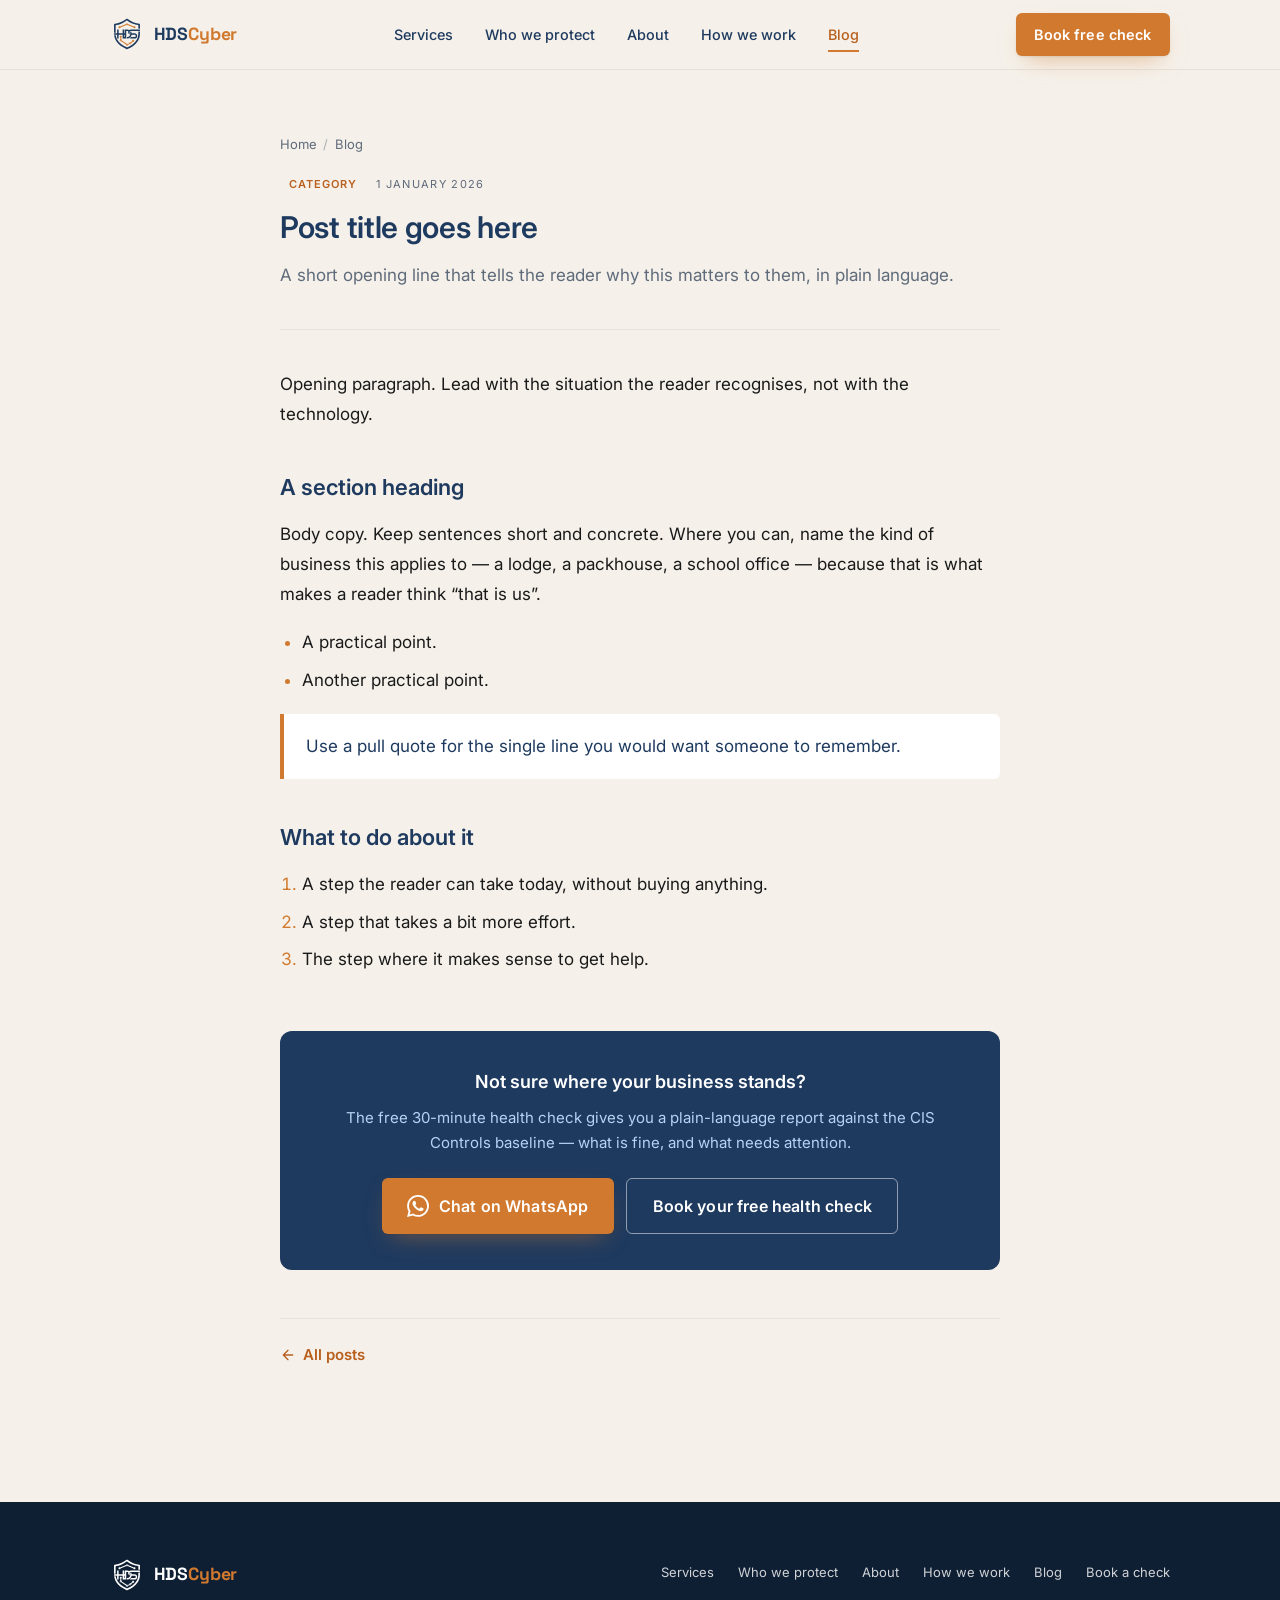
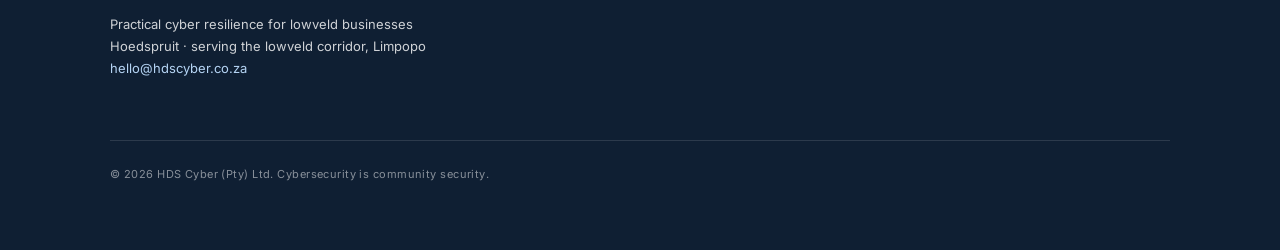
<file: blog/_post-template.html>
<!DOCTYPE html>
<!--
  ===========================================================================
  HDS CYBER — BLOG POST TEMPLATE

  To publish a new post:

    1. Copy this file to a new name in this same folder. Use lowercase words
       separated by hyphens, ending in .html — that name becomes the web
       address, so make it readable:
           blog/backup-checklist-for-lodges.html
       Do NOT rename this template itself; leave it here for next time.

    2. Work through every line marked  <<< EDIT  below. There are eight.

    3. Write the post inside <div class="post__body">. You can use:
           <p>a paragraph</p>
           <h2>A section heading</h2>
           <h3>A smaller heading</h3>
           <ul><li>a bullet</li></ul>
           <ol><li>a numbered step</li></ol>
           <blockquote><p>a pull quote</p></blockquote>
           <strong>bold</strong> and <a href="...">a link</a>
       Every one of these is already styled to match the brand.

    4. Add the post to the listing: open index.html in this folder, copy an
       existing <a class="post-card"> block, and paste it as the FIRST item
       so newest appears first.

    5. Add the post to sitemap.xml in the repository root: a new <url> block
       with its address and today's date as <lastmod>.

       EXCEPTION: if this is a syndicated article, leave it OUT of the
       sitemap. See the note above the syndication block near the bottom of
       this file for why.

    6. Commit and push to main. The GitHub Actions workflow deploys the site
       automatically - there is no manual upload step any more.

  Note: this file starts with an underscore so it is easy to spot and never
  gets mistaken for a real post. The deploy workflow strips blog/_*.html from
  the published site, so it is never reachable on the web.
  ===========================================================================
-->
<html lang="en">
<head>
  <meta charset="UTF-8">
  <meta name="viewport" content="width=device-width, initial-scale=1">

  <!-- Google tag (gtag.js) -->
  <script async src="https://www.googletagmanager.com/gtag/js?id=G-XVRPDK1384"></script>
  <script>
    window.dataLayer = window.dataLayer || [];
    function gtag(){dataLayer.push(arguments);}
    gtag('js', new Date());

    gtag('config', 'G-XVRPDK1384');
  </script>

  <!-- Meta Pixel Code -->
  <script>
  !function(f,b,e,v,n,t,s)
  {if(f.fbq)return;n=f.fbq=function(){n.callMethod?
  n.callMethod.apply(n,arguments):n.queue.push(arguments)};
  if(!f._fbq)f._fbq=n;n.push=n;n.loaded=!0;n.version='2.0';
  n.queue=[];t=b.createElement(e);t.async=!0;
  t.src=v;s=b.getElementsByTagName(e)[0];
  s.parentNode.insertBefore(t,s)}(window, document,'script',
  'https://connect.facebook.net/en_US/fbevents.js');
  fbq('init', '1473008585027549');
  fbq('track', 'PageView');
  </script>
  <noscript><img height="1" width="1" style="display:none"
  src="https://www.facebook.com/tr?id=1473008585027549&ev=PageView&noscript=1"
  /></noscript>
  <!-- End Meta Pixel Code -->

  <!-- <<< EDIT 1 — page title. Keep "— HDS Cyber" on the end. -->
  <title>Post title goes here — HDS Cyber</title>

  <!-- <<< EDIT 2 — one sentence for Google results. Aim for 150–160 characters. -->
  <meta name="description" content="One clear sentence describing what this post covers and who it is for.">

  <!-- <<< EDIT 3 — how the post looks when shared on WhatsApp or Facebook. -->
  <meta property="og:title" content="Post title goes here">
  <meta property="og:description" content="One clear sentence describing what this post covers and who it is for.">
  <meta property="og:type" content="article">

  <!-- <<< EDIT 4 — replace post-file-name.html with this file's actual name (both lines). -->
  <meta property="og:url" content="https://hdscyber.co.za/blog/post-file-name.html">
  <link rel="canonical" href="https://hdscyber.co.za/blog/post-file-name.html">

  <link rel="icon" type="image/svg+xml" href="../assets/favicon.svg">
  <link rel="preconnect" href="https://fonts.googleapis.com">
  <link rel="preconnect" href="https://fonts.gstatic.com" crossorigin>
  <link href="https://fonts.googleapis.com/css2?family=Inter:wght@400;500;600;700&family=Space+Grotesk:wght@500;700&display=swap" rel="stylesheet">
  <link rel="stylesheet" href="../assets/site.css">

  <!-- Freshworks CRM tracking (live chat disabled for now via chat='false') -->
  <script src='//fw-cdn.com/16836464/7368855.js' chat='false'></script>
</head>
<body>
  <!-- Navigation -->
  <header class="nav nav--solid" id="nav">
    <div class="nav__inner">
      <a class="brand" href="../index.html" aria-label="HDS Cyber — home">
        <img src="../assets/favicon.svg" alt="" aria-hidden="true">
        <span class="brand__name">HDS<span>Cyber</span></span>
      </a>

      <nav aria-label="Primary">
        <ul class="nav__links" id="navLinks">
          <li><a href="../index.html#services">Services</a></li>
          <li><a href="../index.html#sectors">Who we protect</a></li>
          <li><a href="../index.html#about">About</a></li>
          <li><a href="../index.html#how">How we work</a></li>
          <li><a href="index.html" class="is-active">Blog</a></li>
          <li class="nav__cta-mobile"><a href="mailto:hello@hdscyber.co.za?subject=Book%20my%20free%20Lowveld%20Cyber%20Check"><span class="cta">Book free check</span></a></li>
        </ul>
      </nav>

      <div class="nav__cta">
        <a class="cta" href="mailto:hello@hdscyber.co.za?subject=Book%20my%20free%20Lowveld%20Cyber%20Check">Book free check</a>
      </div>

      <button class="nav__toggle" id="navToggle" aria-label="Toggle menu" aria-expanded="false" aria-controls="navLinks">
        <svg class="icon-open" viewBox="0 0 24 24" fill="none" stroke="currentColor" stroke-width="2" stroke-linecap="round"><path d="M3 6h18M3 12h18M3 18h18"/></svg>
        <svg class="icon-close" viewBox="0 0 24 24" fill="none" stroke="currentColor" stroke-width="2" stroke-linecap="round"><path d="M6 6l12 12M18 6L6 18"/></svg>
      </button>
    </div>
  </header>

  <main class="subpage" id="top">
    <section class="section" style="padding-top:0;">
      <div class="wrap">
        <article class="post">

          <p class="breadcrumb">
            <a href="../index.html">Home</a><span>/</span><a href="index.html">Blog</a>
          </p>

          <header>
            <!-- <<< EDIT 5 — category label, and the date in BOTH places.
                 datetime="" must be YYYY-MM-DD; the visible text is free-form. -->
            <p class="post__meta">
              <span class="tag">Category</span>
              <time datetime="2026-01-01">1 January 2026</time>
            </p>

            <!-- <<< EDIT 6 — the headline, same wording as EDIT 1. -->
            <h1 class="post__title">Post title goes here</h1>

            <!-- <<< EDIT 7 — one or two sentences setting up the post. -->
            <p class="post__standfirst">A short opening line that tells the reader why this matters to them, in plain language.</p>
          </header>

          <hr class="post__rule">

          <!-- <<< EDIT 8 — the post itself. Replace everything between these
               two comments. See the notes at the top of this file for the
               tags you can use. -->
          <div class="post__body">

            <p>Opening paragraph. Lead with the situation the reader recognises, not with the technology.</p>

            <h2>A section heading</h2>

            <p>Body copy. Keep sentences short and concrete. Where you can, name the kind of business this applies to &mdash; a lodge, a packhouse, a school office &mdash; because that is what makes a reader think &ldquo;that is us&rdquo;.</p>

            <ul>
              <li>A practical point.</li>
              <li>Another practical point.</li>
            </ul>

            <blockquote>
              <p>Use a pull quote for the single line you would want someone to remember.</p>
            </blockquote>

            <h2>What to do about it</h2>

            <ol>
              <li>A step the reader can take today, without buying anything.</li>
              <li>A step that takes a bit more effort.</li>
              <li>The step where it makes sense to get help.</li>
            </ol>

          </div>
          <!-- end post body -->

          <!-- OPTIONAL — only for articles republished from another publisher.
               Delete this whole block for posts you wrote yourself.

               If you DO use it, also change the canonical link in EDIT 4 above
               to the original article's URL instead of the hdscyber.co.za one.
               That tells Google the original publisher owns the article, which
               is what stops it counting as duplicate content against us. Leave
               og:url pointing at our own page so shares still land here.

               And do NOT add a syndicated post to sitemap.xml. A sitemap
               should list canonical URLs only; listing a page whose canonical
               points at another domain tells Google two contradictory things
               about the same page. blog/still-on-windows-10.html is the
               worked example - it is live on the site and linked from the
               blog listing, but absent from the sitemap on purpose.

          <p class="post-source">
            Article used with permission from
            <a href="ORIGINAL-ARTICLE-URL" rel="noopener">The Technology Press</a>.
            <a href="ORIGINAL-ARTICLE-URL" rel="noopener">Read the original article</a>.
          </p>
          -->

          <!-- Closing call to action — the same on every post, no edit needed -->
          <aside class="post-cta">
            <h2 class="post-cta__title">Not sure where your business stands?</h2>
            <p class="post-cta__text">The free 30-minute health check gives you a plain-language report against the CIS Controls baseline &mdash; what is fine, and what needs attention.</p>
            <div class="post-cta__actions">
              <a class="cta cta--whatsapp" data-whatsapp-placeholder href="https://wa.me/27XXXXXXXXX?text=Hi%20HDS%20Cyber%2C%20I%27d%20like%20to%20book%20my%20free%20Lowveld%20Cyber%20Check." aria-label="Chat to HDS Cyber on WhatsApp">
                <svg viewBox="0 0 24 24" fill="currentColor" aria-hidden="true"><path d="M17.472 14.382c-.297-.149-1.758-.867-2.03-.967-.273-.099-.471-.148-.67.15-.197.297-.767.966-.94 1.164-.173.199-.347.223-.644.075-.297-.15-1.255-.463-2.39-1.475-.883-.788-1.48-1.761-1.653-2.059-.173-.297-.018-.458.13-.606.134-.133.298-.347.446-.52.149-.174.198-.298.298-.497.099-.198.05-.371-.025-.52-.075-.149-.669-1.612-.916-2.207-.242-.579-.487-.501-.669-.51l-.57-.01c-.198 0-.52.074-.792.372-.272.297-1.04 1.016-1.04 2.479 0 1.462 1.065 2.875 1.213 3.074.149.198 2.096 3.2 5.077 4.487.709.306 1.262.489 1.694.625.712.227 1.36.195 1.872.118.571-.085 1.758-.719 2.006-1.413.247-.694.247-1.289.173-1.413-.074-.124-.272-.198-.57-.347m-5.421 7.403h-.004a9.87 9.87 0 01-5.031-1.378l-.361-.214-3.741.982.998-3.648-.235-.374a9.86 9.86 0 01-1.51-5.26c.001-5.45 4.436-9.884 9.888-9.884 2.64 0 5.122 1.03 6.988 2.898a9.825 9.825 0 012.893 6.994c-.003 5.45-4.437 9.884-9.885 9.884m8.413-18.297A11.815 11.815 0 0012.05 0C5.495 0 .16 5.335.157 11.892c0 2.096.547 4.142 1.588 5.945L.057 24l6.305-1.654a11.882 11.882 0 005.683 1.448h.005c6.554 0 11.89-5.335 11.893-11.893a11.821 11.821 0 00-3.48-8.413z"/></svg>
                Chat on WhatsApp
              </a>
              <a class="cta cta--ghost-light" href="mailto:hello@hdscyber.co.za?subject=Book%20my%20free%20Lowveld%20Cyber%20Check">
                Book your free health check
              </a>
            </div>
          </aside>

          <p class="post-foot">
            <a href="index.html">
              <svg viewBox="0 0 24 24" fill="none" stroke="currentColor" stroke-width="2" stroke-linecap="round" stroke-linejoin="round" aria-hidden="true"><path d="M19 12H5M12 19l-7-7 7-7"/></svg>
              All posts
            </a>
          </p>

        </article>
      </div>
    </section>
  </main>

  <!-- Footer -->
  <footer class="footer">
    <div class="wrap footer__inner">
      <div>
        <a class="brand" href="../index.html" aria-label="HDS Cyber — home">
          <img src="../assets/logo-shield-white.svg" alt="" aria-hidden="true">
          <span class="brand__name">HDS<span style="color:var(--copper);">Cyber</span></span>
        </a>
        <p class="footer__meta">
          Practical cyber resilience for lowveld businesses<br>
          Hoedspruit &middot; serving the lowveld corridor, Limpopo<br>
          <a href="mailto:hello@hdscyber.co.za">hello@hdscyber.co.za</a>
        </p>
      </div>

      <nav aria-label="Footer">
        <ul class="footer__links">
          <li><a href="../index.html#services">Services</a></li>
          <li><a href="../index.html#sectors">Who we protect</a></li>
          <li><a href="../index.html#about">About</a></li>
          <li><a href="../index.html#how">How we work</a></li>
          <li><a href="index.html">Blog</a></li>
          <li><a href="../index.html#contact">Book a check</a></li>
        </ul>
      </nav>

      <p class="footer__legal">© <span id="year">2026</span> HDS Cyber (Pty) Ltd. Cybersecurity is community security.</p>
    </div>
  </footer>

  <script src="../assets/site.js" defer></script>
</body>
</html>
</file>
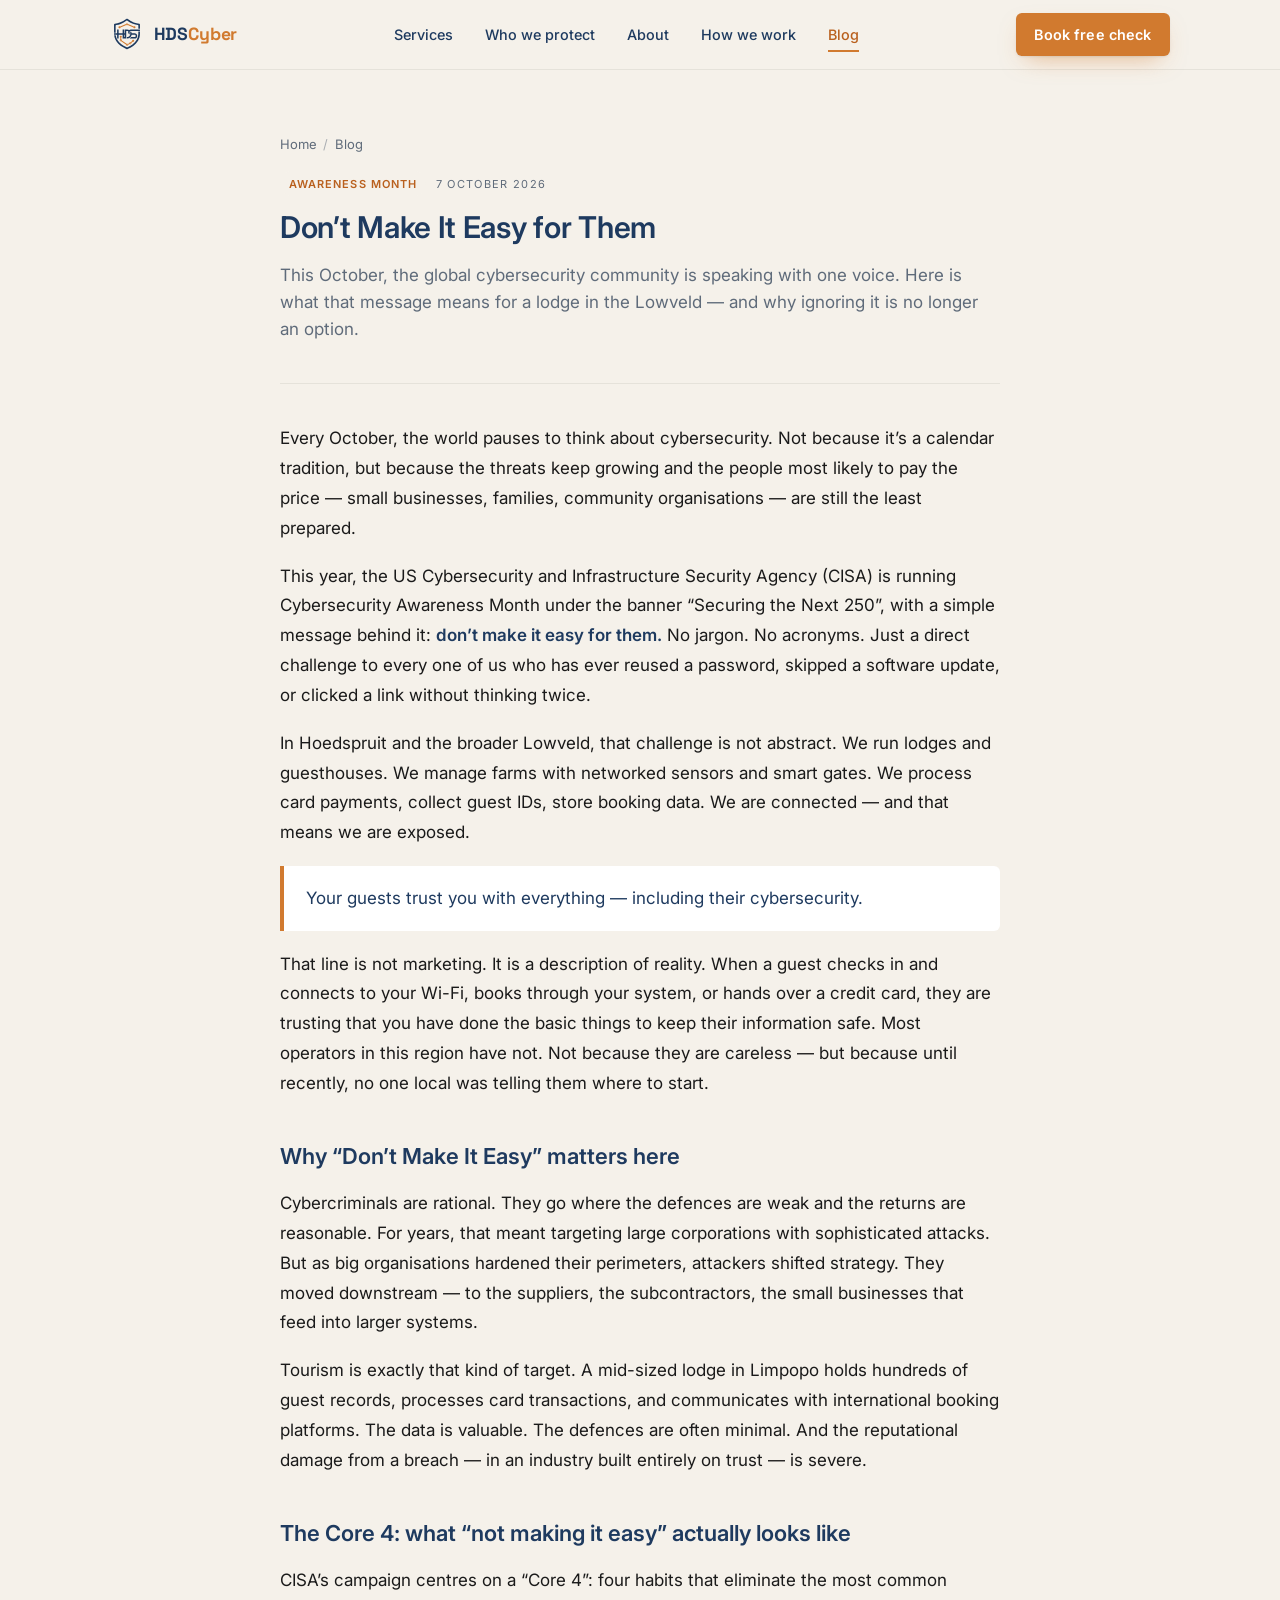
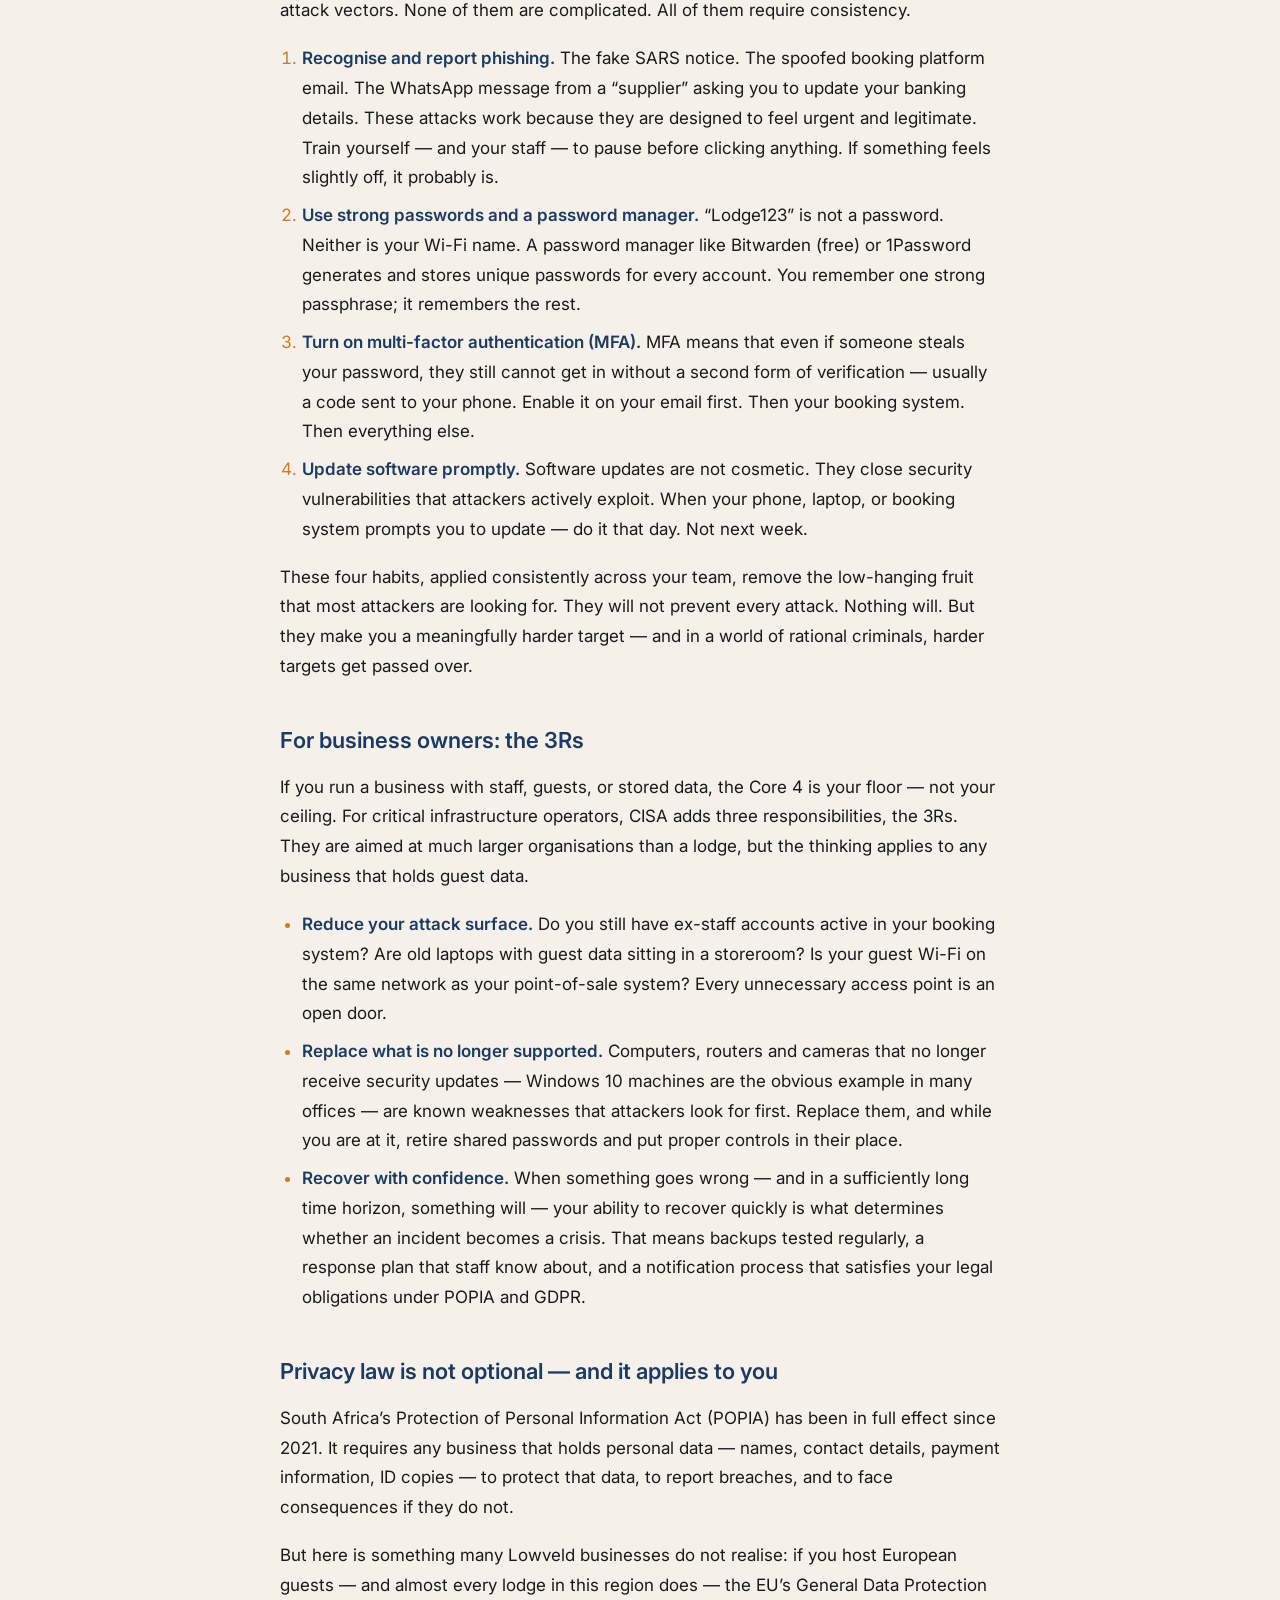
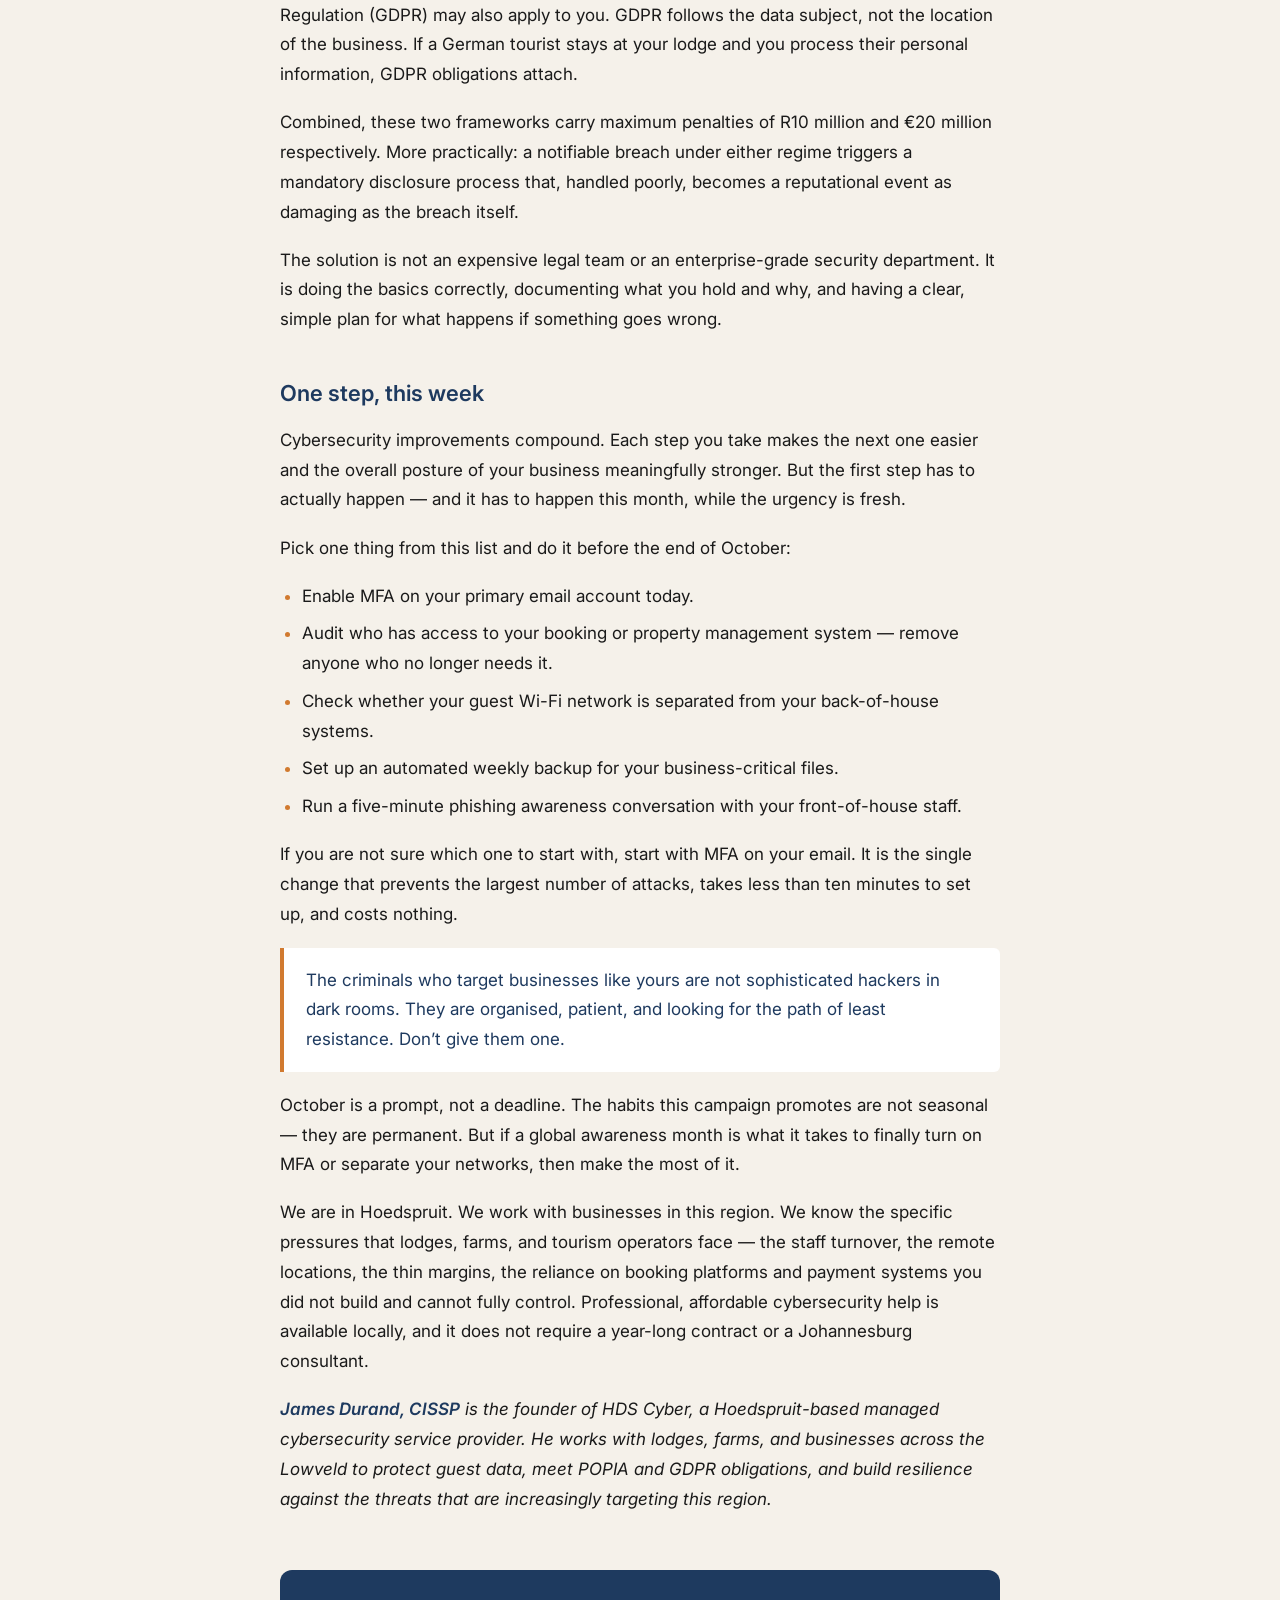
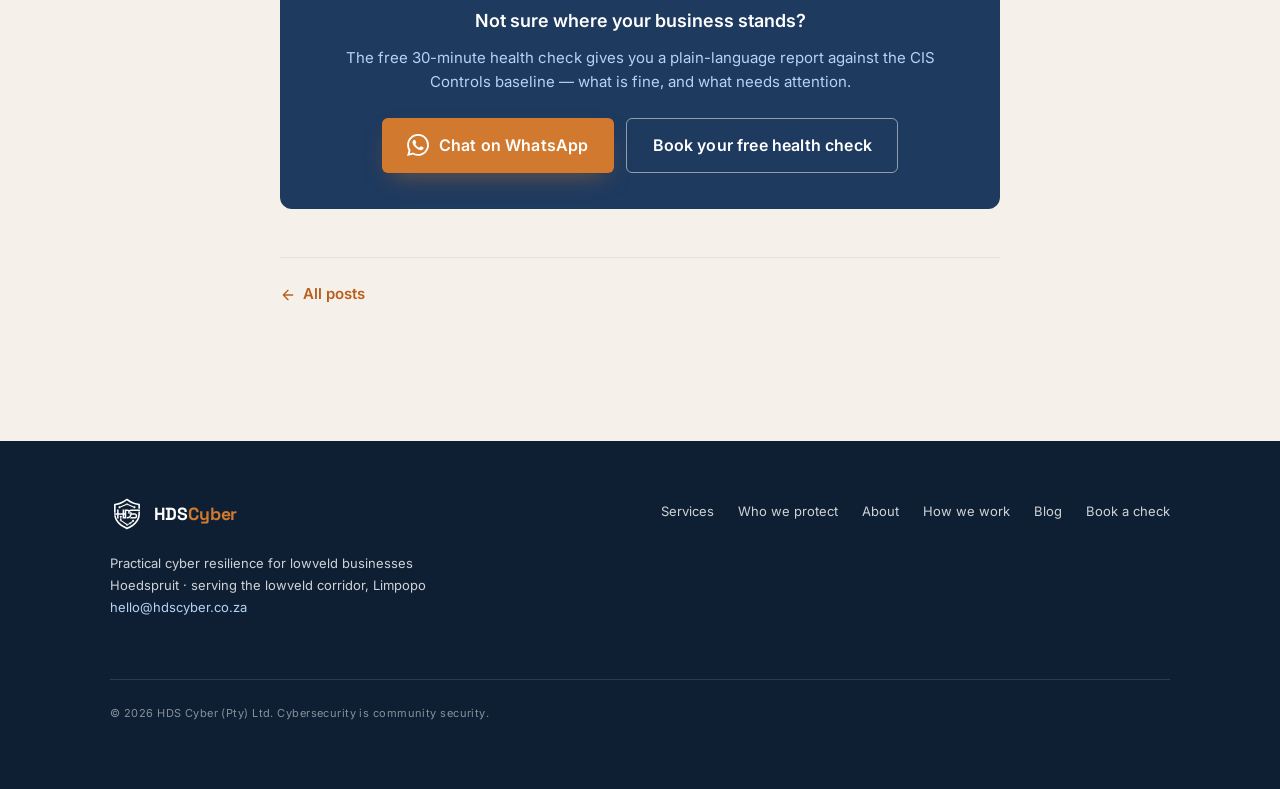
<file: blog/dont-make-it-easy-for-them.html>
<!DOCTYPE html>
<html lang="en">
<head>
  <meta charset="UTF-8">
  <meta name="viewport" content="width=device-width, initial-scale=1">

  <!-- Google tag (gtag.js) -->
  <script async src="https://www.googletagmanager.com/gtag/js?id=G-XVRPDK1384"></script>
  <script>
    window.dataLayer = window.dataLayer || [];
    function gtag(){dataLayer.push(arguments);}
    gtag('js', new Date());

    gtag('config', 'G-XVRPDK1384');
  </script>

  <!-- Meta Pixel Code -->
  <script>
  !function(f,b,e,v,n,t,s)
  {if(f.fbq)return;n=f.fbq=function(){n.callMethod?
  n.callMethod.apply(n,arguments):n.queue.push(arguments)};
  if(!f._fbq)f._fbq=n;n.push=n;n.loaded=!0;n.version='2.0';
  n.queue=[];t=b.createElement(e);t.async=!0;
  t.src=v;s=b.getElementsByTagName(e)[0];
  s.parentNode.insertBefore(t,s)}(window, document,'script',
  'https://connect.facebook.net/en_US/fbevents.js');
  fbq('init', '1473008585027549');
  fbq('track', 'PageView');
  </script>
  <noscript><img height="1" width="1" style="display:none"
  src="https://www.facebook.com/tr?id=1473008585027549&ev=PageView&noscript=1"
  /></noscript>
  <!-- End Meta Pixel Code -->

  <title>Don&rsquo;t Make It Easy for Them — HDS Cyber</title>

  <meta name="description" content="Cybersecurity Awareness Month 2026: the Core 4 habits and the 3Rs every Lowveld lodge, farm and tourism business should act on this October.">

  <meta property="og:title" content="Don&rsquo;t Make It Easy for Them">
  <meta property="og:description" content="Cybersecurity Awareness Month 2026: the Core 4 habits and the 3Rs every Lowveld lodge, farm and tourism business should act on this October.">
  <meta property="og:type" content="article">

  <meta property="og:url" content="https://hdscyber.co.za/blog/dont-make-it-easy-for-them.html">
  <link rel="canonical" href="https://hdscyber.co.za/blog/dont-make-it-easy-for-them.html">

  <link rel="icon" type="image/svg+xml" href="../assets/favicon.svg">
  <link rel="preconnect" href="https://fonts.googleapis.com">
  <link rel="preconnect" href="https://fonts.gstatic.com" crossorigin>
  <link href="https://fonts.googleapis.com/css2?family=Inter:wght@400;500;600;700&family=Space+Grotesk:wght@500;700&display=swap" rel="stylesheet">
  <link rel="stylesheet" href="../assets/site.css">

  <!-- Freshworks CRM tracking (live chat disabled for now via chat='false') -->
  <script src='//fw-cdn.com/16836464/7368855.js' chat='false'></script>
</head>
<body>
  <!-- Navigation -->
  <header class="nav nav--solid" id="nav">
    <div class="nav__inner">
      <a class="brand" href="../index.html" aria-label="HDS Cyber — home">
        <img src="../assets/favicon.svg" alt="" aria-hidden="true">
        <span class="brand__name">HDS<span>Cyber</span></span>
      </a>

      <nav aria-label="Primary">
        <ul class="nav__links" id="navLinks">
          <li><a href="../index.html#services">Services</a></li>
          <li><a href="../index.html#sectors">Who we protect</a></li>
          <li><a href="../index.html#about">About</a></li>
          <li><a href="../index.html#how">How we work</a></li>
          <li><a href="index.html" class="is-active">Blog</a></li>
          <li class="nav__cta-mobile"><a href="mailto:hello@hdscyber.co.za?subject=Book%20my%20free%20Lowveld%20Cyber%20Check"><span class="cta">Book free check</span></a></li>
        </ul>
      </nav>

      <div class="nav__cta">
        <a class="cta" href="mailto:hello@hdscyber.co.za?subject=Book%20my%20free%20Lowveld%20Cyber%20Check">Book free check</a>
      </div>

      <button class="nav__toggle" id="navToggle" aria-label="Toggle menu" aria-expanded="false" aria-controls="navLinks">
        <svg class="icon-open" viewBox="0 0 24 24" fill="none" stroke="currentColor" stroke-width="2" stroke-linecap="round"><path d="M3 6h18M3 12h18M3 18h18"/></svg>
        <svg class="icon-close" viewBox="0 0 24 24" fill="none" stroke="currentColor" stroke-width="2" stroke-linecap="round"><path d="M6 6l12 12M18 6L6 18"/></svg>
      </button>
    </div>
  </header>

  <main class="subpage" id="top">
    <section class="section" style="padding-top:0;">
      <div class="wrap">
        <article class="post">

          <p class="breadcrumb">
            <a href="../index.html">Home</a><span>/</span><a href="index.html">Blog</a>
          </p>

          <header>
            <p class="post__meta">
              <span class="tag">Awareness Month</span>
              <time datetime="2026-10-07">7 October 2026</time>
            </p>

            <h1 class="post__title">Don&rsquo;t Make It Easy for Them</h1>

            <p class="post__standfirst">This October, the global cybersecurity community is speaking with one voice. Here is what that message means for a lodge in the Lowveld &mdash; and why ignoring it is no longer an option.</p>
          </header>

          <hr class="post__rule">

          <div class="post__body">

            <p>Every October, the world pauses to think about cybersecurity. Not because it&rsquo;s a calendar tradition, but because the threats keep growing and the people most likely to pay the price &mdash; small businesses, families, community organisations &mdash; are still the least prepared.</p>

            <p>This year, the US Cybersecurity and Infrastructure Security Agency (CISA) is running Cybersecurity Awareness Month under the banner &ldquo;Securing the Next 250&rdquo;, with a simple message behind it: <strong>don&rsquo;t make it easy for them.</strong> No jargon. No acronyms. Just a direct challenge to every one of us who has ever reused a password, skipped a software update, or clicked a link without thinking twice.</p>

            <p>In Hoedspruit and the broader Lowveld, that challenge is not abstract. We run lodges and guesthouses. We manage farms with networked sensors and smart gates. We process card payments, collect guest IDs, store booking data. We are connected &mdash; and that means we are exposed.</p>

            <blockquote>
              <p>Your guests trust you with everything &mdash; including their cybersecurity.</p>
            </blockquote>

            <p>That line is not marketing. It is a description of reality. When a guest checks in and connects to your Wi-Fi, books through your system, or hands over a credit card, they are trusting that you have done the basic things to keep their information safe. Most operators in this region have not. Not because they are careless &mdash; but because until recently, no one local was telling them where to start.</p>

            <h2>Why &ldquo;Don&rsquo;t Make It Easy&rdquo; matters here</h2>

            <p>Cybercriminals are rational. They go where the defences are weak and the returns are reasonable. For years, that meant targeting large corporations with sophisticated attacks. But as big organisations hardened their perimeters, attackers shifted strategy. They moved downstream &mdash; to the suppliers, the subcontractors, the small businesses that feed into larger systems.</p>

            <p>Tourism is exactly that kind of target. A mid-sized lodge in Limpopo holds hundreds of guest records, processes card transactions, and communicates with international booking platforms. The data is valuable. The defences are often minimal. And the reputational damage from a breach &mdash; in an industry built entirely on trust &mdash; is severe.</p>

            <h2>The Core 4: what &ldquo;not making it easy&rdquo; actually looks like</h2>

            <p>CISA&rsquo;s campaign centres on a &ldquo;Core 4&rdquo;: four habits that eliminate the most common attack vectors. None of them are complicated. All of them require consistency.</p>

            <ol>
              <li><strong>Recognise and report phishing.</strong> The fake SARS notice. The spoofed booking platform email. The WhatsApp message from a &ldquo;supplier&rdquo; asking you to update your banking details. These attacks work because they are designed to feel urgent and legitimate. Train yourself &mdash; and your staff &mdash; to pause before clicking anything. If something feels slightly off, it probably is.</li>
              <li><strong>Use strong passwords and a password manager.</strong> &ldquo;Lodge123&rdquo; is not a password. Neither is your Wi-Fi name. A password manager like Bitwarden (free) or 1Password generates and stores unique passwords for every account. You remember one strong passphrase; it remembers the rest.</li>
              <li><strong>Turn on multi-factor authentication (MFA).</strong> MFA means that even if someone steals your password, they still cannot get in without a second form of verification &mdash; usually a code sent to your phone. Enable it on your email first. Then your booking system. Then everything else.</li>
              <li><strong>Update software promptly.</strong> Software updates are not cosmetic. They close security vulnerabilities that attackers actively exploit. When your phone, laptop, or booking system prompts you to update &mdash; do it that day. Not next week.</li>
            </ol>

            <p>These four habits, applied consistently across your team, remove the low-hanging fruit that most attackers are looking for. They will not prevent every attack. Nothing will. But they make you a meaningfully harder target &mdash; and in a world of rational criminals, harder targets get passed over.</p>

            <h2>For business owners: the 3Rs</h2>

            <p>If you run a business with staff, guests, or stored data, the Core 4 is your floor &mdash; not your ceiling. For critical infrastructure operators, CISA adds three responsibilities, the 3Rs. They are aimed at much larger organisations than a lodge, but the thinking applies to any business that holds guest data.</p>

            <ul>
              <li><strong>Reduce your attack surface.</strong> Do you still have ex-staff accounts active in your booking system? Are old laptops with guest data sitting in a storeroom? Is your guest Wi-Fi on the same network as your point-of-sale system? Every unnecessary access point is an open door.</li>
              <li><strong>Replace what is no longer supported.</strong> Computers, routers and cameras that no longer receive security updates &mdash; Windows 10 machines are the obvious example in many offices &mdash; are known weaknesses that attackers look for first. Replace them, and while you are at it, retire shared passwords and put proper controls in their place.</li>
              <li><strong>Recover with confidence.</strong> When something goes wrong &mdash; and in a sufficiently long time horizon, something will &mdash; your ability to recover quickly is what determines whether an incident becomes a crisis. That means backups tested regularly, a response plan that staff know about, and a notification process that satisfies your legal obligations under POPIA and GDPR.</li>
            </ul>

            <h2>Privacy law is not optional &mdash; and it applies to you</h2>

            <p>South Africa&rsquo;s Protection of Personal Information Act (POPIA) has been in full effect since 2021. It requires any business that holds personal data &mdash; names, contact details, payment information, ID copies &mdash; to protect that data, to report breaches, and to face consequences if they do not.</p>

            <p>But here is something many Lowveld businesses do not realise: if you host European guests &mdash; and almost every lodge in this region does &mdash; the EU&rsquo;s General Data Protection Regulation (GDPR) may also apply to you. GDPR follows the data subject, not the location of the business. If a German tourist stays at your lodge and you process their personal information, GDPR obligations attach.</p>

            <p>Combined, these two frameworks carry maximum penalties of R10 million and &euro;20 million respectively. More practically: a notifiable breach under either regime triggers a mandatory disclosure process that, handled poorly, becomes a reputational event as damaging as the breach itself.</p>

            <p>The solution is not an expensive legal team or an enterprise-grade security department. It is doing the basics correctly, documenting what you hold and why, and having a clear, simple plan for what happens if something goes wrong.</p>

            <h2>One step, this week</h2>

            <p>Cybersecurity improvements compound. Each step you take makes the next one easier and the overall posture of your business meaningfully stronger. But the first step has to actually happen &mdash; and it has to happen this month, while the urgency is fresh.</p>

            <p>Pick one thing from this list and do it before the end of October:</p>

            <ul>
              <li>Enable MFA on your primary email account today.</li>
              <li>Audit who has access to your booking or property management system &mdash; remove anyone who no longer needs it.</li>
              <li>Check whether your guest Wi-Fi network is separated from your back-of-house systems.</li>
              <li>Set up an automated weekly backup for your business-critical files.</li>
              <li>Run a five-minute phishing awareness conversation with your front-of-house staff.</li>
            </ul>

            <p>If you are not sure which one to start with, start with MFA on your email. It is the single change that prevents the largest number of attacks, takes less than ten minutes to set up, and costs nothing.</p>

            <blockquote>
              <p>The criminals who target businesses like yours are not sophisticated hackers in dark rooms. They are organised, patient, and looking for the path of least resistance. Don&rsquo;t give them one.</p>
            </blockquote>

            <p>October is a prompt, not a deadline. The habits this campaign promotes are not seasonal &mdash; they are permanent. But if a global awareness month is what it takes to finally turn on MFA or separate your networks, then make the most of it.</p>

            <p>We are in Hoedspruit. We work with businesses in this region. We know the specific pressures that lodges, farms, and tourism operators face &mdash; the staff turnover, the remote locations, the thin margins, the reliance on booking platforms and payment systems you did not build and cannot fully control. Professional, affordable cybersecurity help is available locally, and it does not require a year-long contract or a Johannesburg consultant.</p>

            <p><em><strong>James Durand, CISSP</strong> is the founder of HDS Cyber, a Hoedspruit-based managed cybersecurity service provider. He works with lodges, farms, and businesses across the Lowveld to protect guest data, meet POPIA and GDPR obligations, and build resilience against the threats that are increasingly targeting this region.</em></p>

          </div>
          <!-- end post body -->

          <!-- Closing call to action — the same on every post, no edit needed -->
          <aside class="post-cta">
            <h2 class="post-cta__title">Not sure where your business stands?</h2>
            <p class="post-cta__text">The free 30-minute health check gives you a plain-language report against the CIS Controls baseline &mdash; what is fine, and what needs attention.</p>
            <div class="post-cta__actions">
              <a class="cta cta--whatsapp" data-whatsapp-placeholder href="https://wa.me/27XXXXXXXXX?text=Hi%20HDS%20Cyber%2C%20I%27d%20like%20to%20book%20my%20free%20Lowveld%20Cyber%20Check." aria-label="Chat to HDS Cyber on WhatsApp">
                <svg viewBox="0 0 24 24" fill="currentColor" aria-hidden="true"><path d="M17.472 14.382c-.297-.149-1.758-.867-2.03-.967-.273-.099-.471-.148-.67.15-.197.297-.767.966-.94 1.164-.173.199-.347.223-.644.075-.297-.15-1.255-.463-2.39-1.475-.883-.788-1.48-1.761-1.653-2.059-.173-.297-.018-.458.13-.606.134-.133.298-.347.446-.52.149-.174.198-.298.298-.497.099-.198.05-.371-.025-.52-.075-.149-.669-1.612-.916-2.207-.242-.579-.487-.501-.669-.51l-.57-.01c-.198 0-.52.074-.792.372-.272.297-1.04 1.016-1.04 2.479 0 1.462 1.065 2.875 1.213 3.074.149.198 2.096 3.2 5.077 4.487.709.306 1.262.489 1.694.625.712.227 1.36.195 1.872.118.571-.085 1.758-.719 2.006-1.413.247-.694.247-1.289.173-1.413-.074-.124-.272-.198-.57-.347m-5.421 7.403h-.004a9.87 9.87 0 01-5.031-1.378l-.361-.214-3.741.982.998-3.648-.235-.374a9.86 9.86 0 01-1.51-5.26c.001-5.45 4.436-9.884 9.888-9.884 2.64 0 5.122 1.03 6.988 2.898a9.825 9.825 0 012.893 6.994c-.003 5.45-4.437 9.884-9.885 9.884m8.413-18.297A11.815 11.815 0 0012.05 0C5.495 0 .16 5.335.157 11.892c0 2.096.547 4.142 1.588 5.945L.057 24l6.305-1.654a11.882 11.882 0 005.683 1.448h.005c6.554 0 11.89-5.335 11.893-11.893a11.821 11.821 0 00-3.48-8.413z"/></svg>
                Chat on WhatsApp
              </a>
              <a class="cta cta--ghost-light" href="mailto:hello@hdscyber.co.za?subject=Book%20my%20free%20Lowveld%20Cyber%20Check">
                Book your free health check
              </a>
            </div>
          </aside>

          <p class="post-foot">
            <a href="index.html">
              <svg viewBox="0 0 24 24" fill="none" stroke="currentColor" stroke-width="2" stroke-linecap="round" stroke-linejoin="round" aria-hidden="true"><path d="M19 12H5M12 19l-7-7 7-7"/></svg>
              All posts
            </a>
          </p>

        </article>
      </div>
    </section>
  </main>

  <!-- Footer -->
  <footer class="footer">
    <div class="wrap footer__inner">
      <div>
        <a class="brand" href="../index.html" aria-label="HDS Cyber — home">
          <img src="../assets/logo-shield-white.svg" alt="" aria-hidden="true">
          <span class="brand__name">HDS<span style="color:var(--copper);">Cyber</span></span>
        </a>
        <p class="footer__meta">
          Practical cyber resilience for lowveld businesses<br>
          Hoedspruit &middot; serving the lowveld corridor, Limpopo<br>
          <a href="mailto:hello@hdscyber.co.za">hello@hdscyber.co.za</a>
        </p>
      </div>

      <nav aria-label="Footer">
        <ul class="footer__links">
          <li><a href="../index.html#services">Services</a></li>
          <li><a href="../index.html#sectors">Who we protect</a></li>
          <li><a href="../index.html#about">About</a></li>
          <li><a href="../index.html#how">How we work</a></li>
          <li><a href="index.html">Blog</a></li>
          <li><a href="../index.html#contact">Book a check</a></li>
        </ul>
      </nav>

      <p class="footer__legal">© <span id="year">2026</span> HDS Cyber (Pty) Ltd. Cybersecurity is community security.</p>
    </div>
  </footer>

  <script src="../assets/site.js" defer></script>
</body>
</html>
</file>
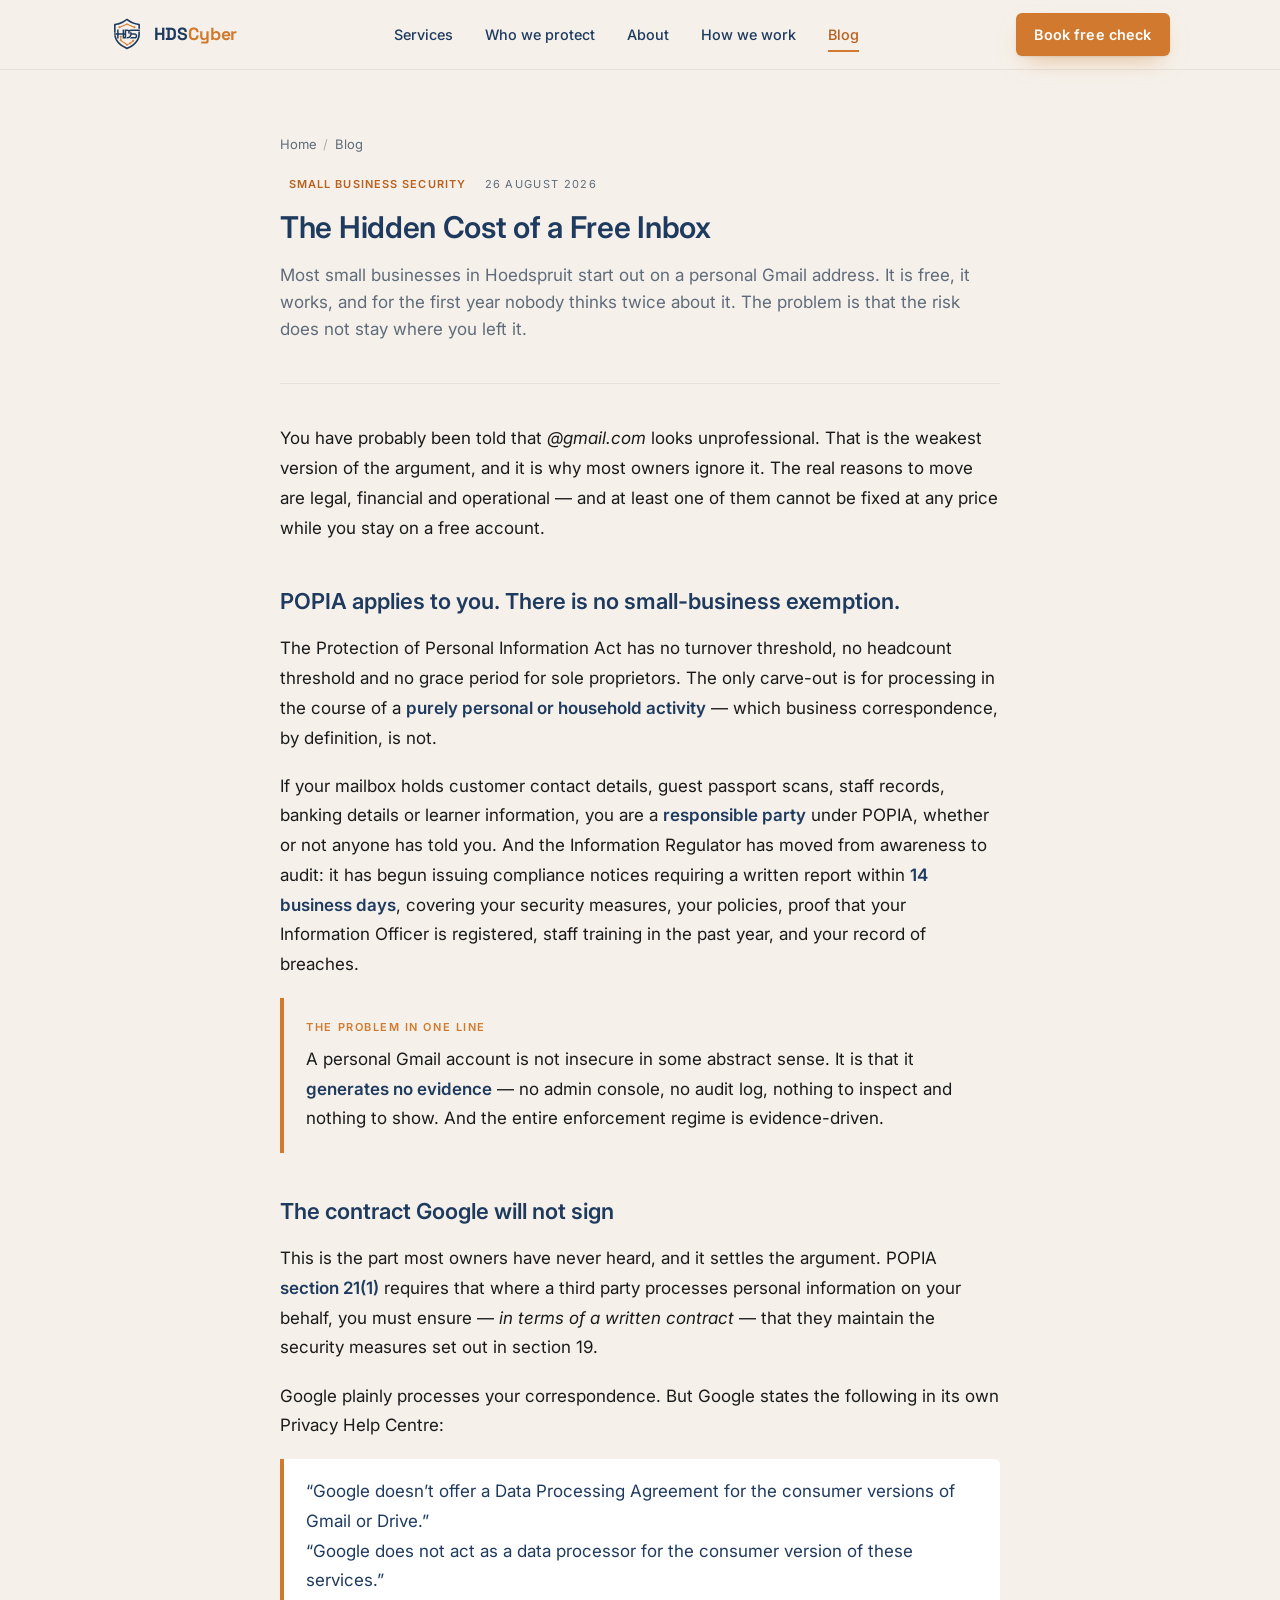
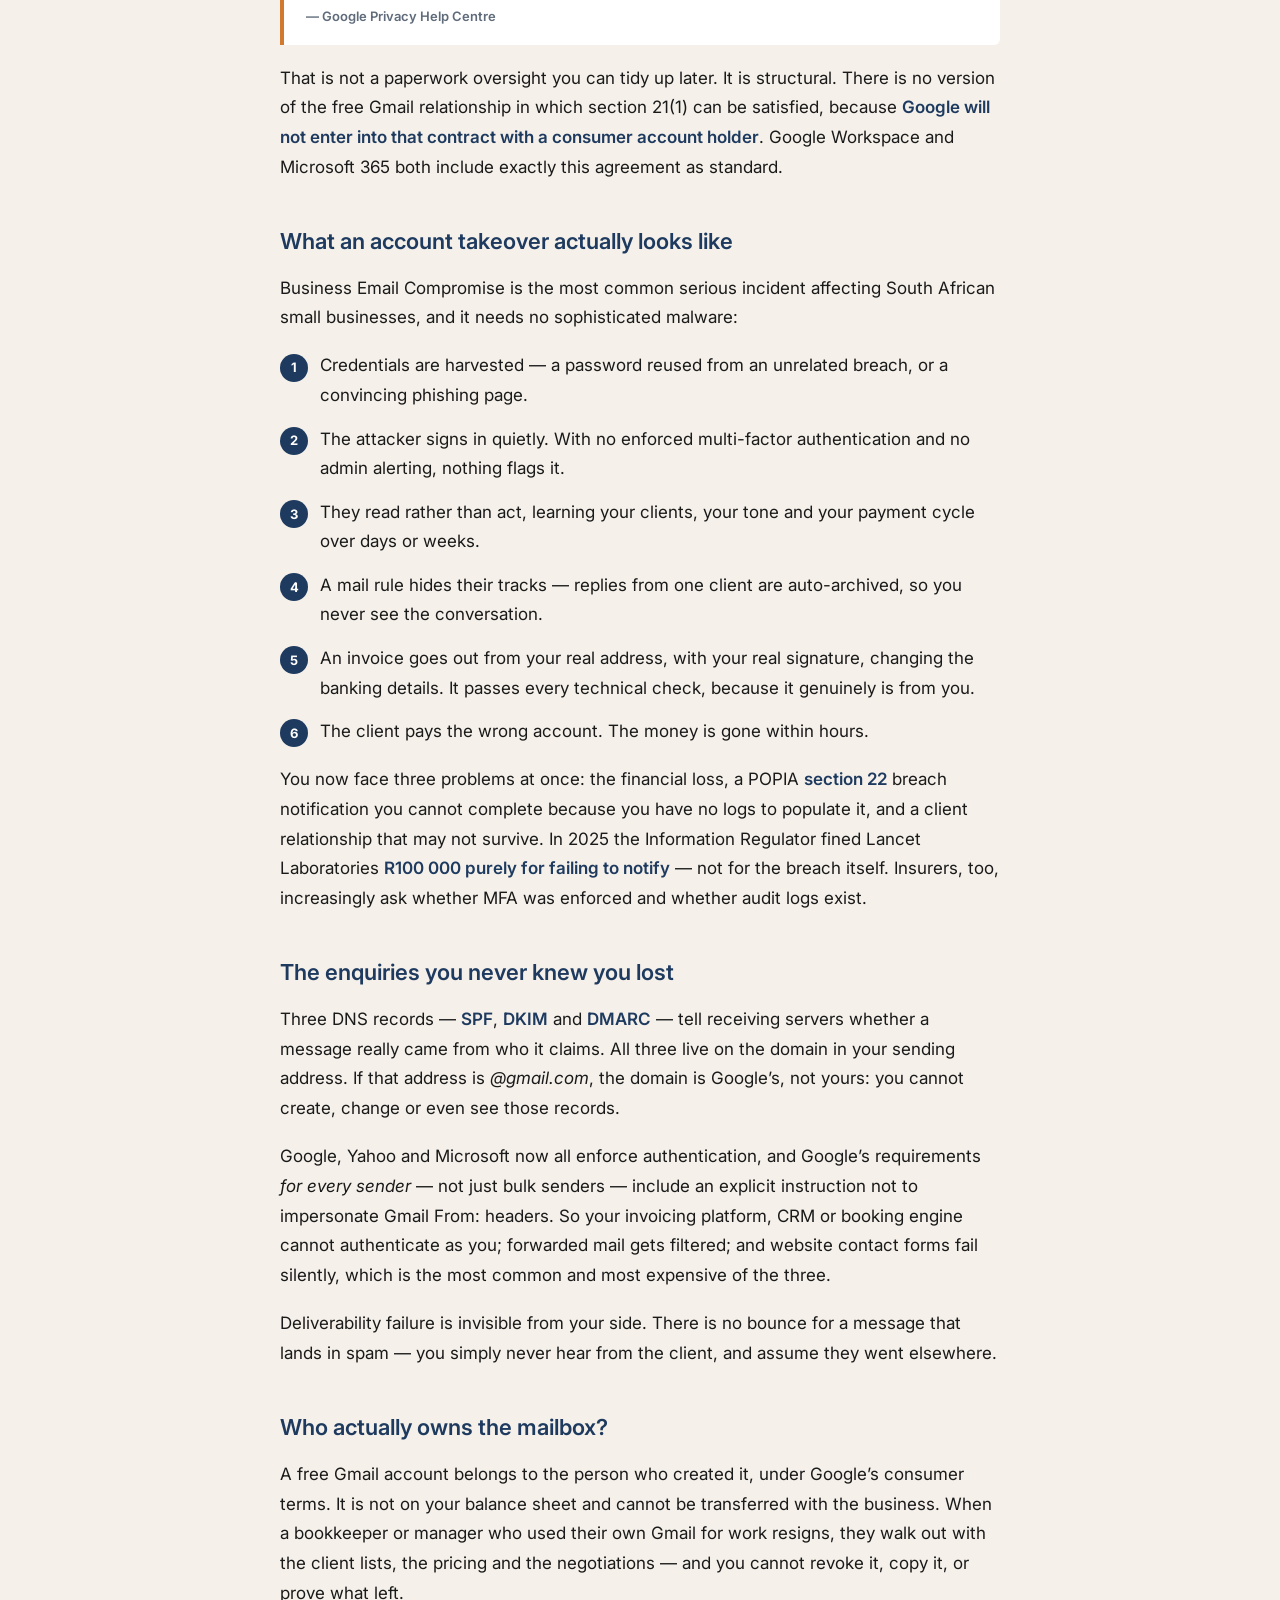
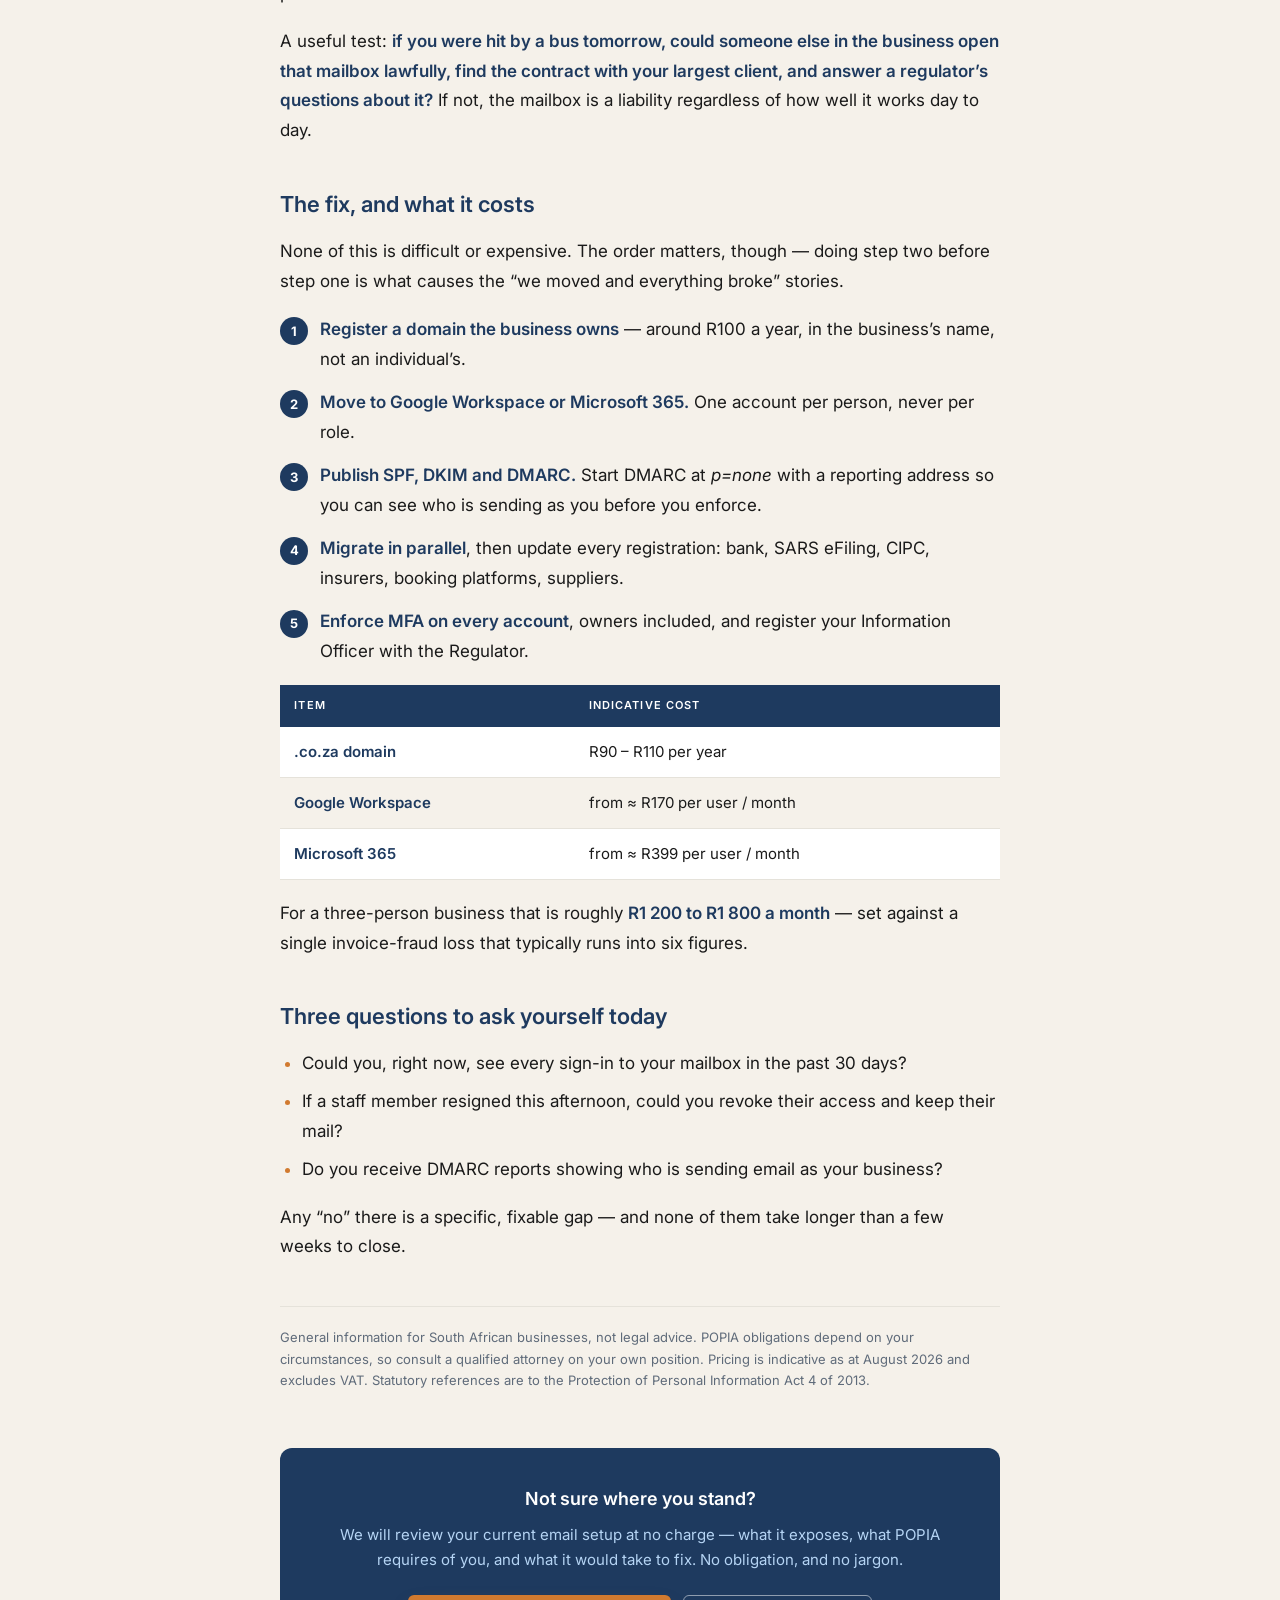
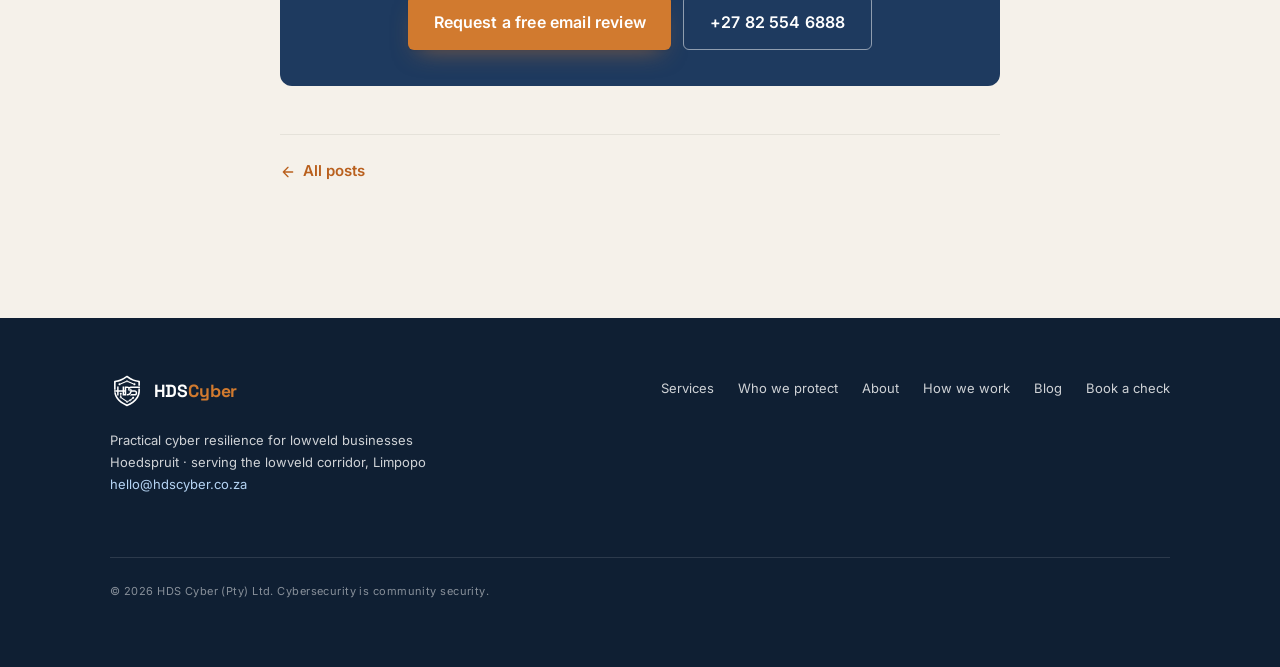
<file: blog/hidden-cost-of-a-free-inbox.html>
<!DOCTYPE html>
<html lang="en">
<head>
  <meta charset="UTF-8">
  <meta name="viewport" content="width=device-width, initial-scale=1">

  <!-- Google tag (gtag.js) -->
  <script async src="https://www.googletagmanager.com/gtag/js?id=G-XVRPDK1384"></script>
  <script>
    window.dataLayer = window.dataLayer || [];
    function gtag(){dataLayer.push(arguments);}
    gtag('js', new Date());

    gtag('config', 'G-XVRPDK1384');
  </script>

  <!-- Meta Pixel Code -->
  <script>
  !function(f,b,e,v,n,t,s)
  {if(f.fbq)return;n=f.fbq=function(){n.callMethod?
  n.callMethod.apply(n,arguments):n.queue.push(arguments)};
  if(!f._fbq)f._fbq=n;n.push=n;n.loaded=!0;n.version='2.0';
  n.queue=[];t=b.createElement(e);t.async=!0;
  t.src=v;s=b.getElementsByTagName(e)[0];
  s.parentNode.insertBefore(t,s)}(window, document,'script',
  'https://connect.facebook.net/en_US/fbevents.js');
  fbq('init', '1473008585027549');
  fbq('track', 'PageView');
  </script>
  <noscript><img height="1" width="1" style="display:none"
  src="https://www.facebook.com/tr?id=1473008585027549&ev=PageView&noscript=1"
  /></noscript>
  <!-- End Meta Pixel Code -->

  <title>The Hidden Cost of a Free Inbox — HDS Cyber</title>
  <meta name="description" content="Running your business on a personal @gmail.com address creates legal, security and deliverability liabilities under POPIA. Here is what it actually costs a South African small business — and how to fix it.">
  <meta property="og:title" content="The Hidden Cost of a Free Inbox">
  <meta property="og:description" content="A personal Gmail address for business creates legal, security and deliverability liabilities under POPIA. What it costs a South African small business — and how to fix it.">
  <meta property="og:type" content="article">
  <meta property="og:url" content="https://hdscyber.co.za/blog/hidden-cost-of-a-free-inbox.html">
  <link rel="canonical" href="https://hdscyber.co.za/blog/hidden-cost-of-a-free-inbox.html">

  <link rel="icon" type="image/svg+xml" href="../assets/favicon.svg">
  <link rel="preconnect" href="https://fonts.googleapis.com">
  <link rel="preconnect" href="https://fonts.gstatic.com" crossorigin>
  <link href="https://fonts.googleapis.com/css2?family=Inter:wght@400;500;600;700&family=Space+Grotesk:wght@500;700&display=swap" rel="stylesheet">
  <link rel="stylesheet" href="../assets/site.css">

  <!-- Freshworks CRM tracking (live chat disabled for now via chat='false') -->
  <script src='//fw-cdn.com/16836464/7368855.js' chat='false'></script>
</head>
<body>
  <!-- Navigation -->
  <header class="nav nav--solid" id="nav">
    <div class="nav__inner">
      <a class="brand" href="../index.html" aria-label="HDS Cyber — home">
        <img src="../assets/favicon.svg" alt="" aria-hidden="true">
        <span class="brand__name">HDS<span>Cyber</span></span>
      </a>

      <nav aria-label="Primary">
        <ul class="nav__links" id="navLinks">
          <li><a href="../index.html#services">Services</a></li>
          <li><a href="../index.html#sectors">Who we protect</a></li>
          <li><a href="../index.html#about">About</a></li>
          <li><a href="../index.html#how">How we work</a></li>
          <li><a href="index.html" class="is-active">Blog</a></li>
          <li class="nav__cta-mobile"><a href="mailto:hello@hdscyber.co.za?subject=Book%20my%20free%20Lowveld%20Cyber%20Check"><span class="cta">Book free check</span></a></li>
        </ul>
      </nav>

      <div class="nav__cta">
        <a class="cta" href="mailto:hello@hdscyber.co.za?subject=Book%20my%20free%20Lowveld%20Cyber%20Check">Book free check</a>
      </div>

      <button class="nav__toggle" id="navToggle" aria-label="Toggle menu" aria-expanded="false" aria-controls="navLinks">
        <svg class="icon-open" viewBox="0 0 24 24" fill="none" stroke="currentColor" stroke-width="2" stroke-linecap="round"><path d="M3 6h18M3 12h18M3 18h18"/></svg>
        <svg class="icon-close" viewBox="0 0 24 24" fill="none" stroke="currentColor" stroke-width="2" stroke-linecap="round"><path d="M6 6l12 12M18 6L6 18"/></svg>
      </button>
    </div>
  </header>

  <main class="subpage" id="top">
    <section class="section" style="padding-top:0;">
      <div class="wrap">
        <article class="post">

          <p class="breadcrumb">
            <a href="../index.html">Home</a><span>/</span><a href="index.html">Blog</a>
          </p>

          <header>
            <p class="post__meta">
              <span class="tag">Small business security</span>
              <time datetime="2026-08-26">26 August 2026</time>
            </p>

            <h1 class="post__title">The Hidden Cost of a Free Inbox</h1>

            <p class="post__standfirst">Most small businesses in Hoedspruit start out on a personal Gmail address. It is free, it works, and for the first year nobody thinks twice about it. The problem is that the risk does not stay where you left it.</p>
          </header>

          <hr class="post__rule">

          <div class="post__body">

            <p>You have probably been told that <em>@gmail.com</em> looks unprofessional. That is the weakest version of the argument, and it is why most owners ignore it. The real reasons to move are legal, financial and operational &mdash; and at least one of them cannot be fixed at any price while you stay on a free account.</p>

            <h2>POPIA applies to you. There is no small-business exemption.</h2>

            <p>The Protection of Personal Information Act has no turnover threshold, no headcount threshold and no grace period for sole proprietors. The only carve-out is for processing in the course of a <strong>purely personal or household activity</strong> &mdash; which business correspondence, by definition, is not.</p>

            <p>If your mailbox holds customer contact details, guest passport scans, staff records, banking details or learner information, you are a <strong>responsible party</strong> under POPIA, whether or not anyone has told you. And the Information Regulator has moved from awareness to audit: it has begun issuing compliance notices requiring a written report within <strong>14 business days</strong>, covering your security measures, your policies, proof that your Information Officer is registered, staff training in the past year, and your record of breaches.</p>

            <div class="post-key">
              <span class="post-key__label">The problem in one line</span>
              <p>A personal Gmail account is not insecure in some abstract sense. It is that it <strong>generates no evidence</strong> &mdash; no admin console, no audit log, nothing to inspect and nothing to show. And the entire enforcement regime is evidence-driven.</p>
            </div>

            <h2>The contract Google will not sign</h2>

            <p>This is the part most owners have never heard, and it settles the argument. POPIA <strong>section 21(1)</strong> requires that where a third party processes personal information on your behalf, you must ensure &mdash; <em>in terms of a written contract</em> &mdash; that they maintain the security measures set out in section 19.</p>

            <p>Google plainly processes your correspondence. But Google states the following in its own Privacy Help Centre:</p>

            <blockquote>
              <p>&ldquo;Google doesn&rsquo;t offer a Data Processing Agreement for the consumer versions of Gmail or Drive.&rdquo;</p>
              <p>&ldquo;Google does not act as a data processor for the consumer version of these services.&rdquo;</p>
              <cite>&mdash; Google Privacy Help Centre</cite>
            </blockquote>

            <p>That is not a paperwork oversight you can tidy up later. It is structural. There is no version of the free Gmail relationship in which section 21(1) can be satisfied, because <strong>Google will not enter into that contract with a consumer account holder</strong>. Google Workspace and Microsoft 365 both include exactly this agreement as standard.</p>

            <h2>What an account takeover actually looks like</h2>

            <p>Business Email Compromise is the most common serious incident affecting South African small businesses, and it needs no sophisticated malware:</p>

            <ol class="post-steps">
              <li>Credentials are harvested &mdash; a password reused from an unrelated breach, or a convincing phishing page.</li>
              <li>The attacker signs in quietly. With no enforced multi-factor authentication and no admin alerting, nothing flags it.</li>
              <li>They read rather than act, learning your clients, your tone and your payment cycle over days or weeks.</li>
              <li>A mail rule hides their tracks &mdash; replies from one client are auto-archived, so you never see the conversation.</li>
              <li>An invoice goes out from your real address, with your real signature, changing the banking details. It passes every technical check, because it genuinely is from you.</li>
              <li>The client pays the wrong account. The money is gone within hours.</li>
            </ol>

            <p>You now face three problems at once: the financial loss, a POPIA <strong>section 22</strong> breach notification you cannot complete because you have no logs to populate it, and a client relationship that may not survive. In 2025 the Information Regulator fined Lancet Laboratories <strong>R100 000 purely for failing to notify</strong> &mdash; not for the breach itself. Insurers, too, increasingly ask whether MFA was enforced and whether audit logs exist.</p>

            <h2>The enquiries you never knew you lost</h2>

            <p>Three DNS records &mdash; <strong>SPF</strong>, <strong>DKIM</strong> and <strong>DMARC</strong> &mdash; tell receiving servers whether a message really came from who it claims. All three live on the domain in your sending address. If that address is <em>@gmail.com</em>, the domain is Google&rsquo;s, not yours: you cannot create, change or even see those records.</p>

            <p>Google, Yahoo and Microsoft now all enforce authentication, and Google&rsquo;s requirements <em>for every sender</em> &mdash; not just bulk senders &mdash; include an explicit instruction not to impersonate Gmail From: headers. So your invoicing platform, CRM or booking engine cannot authenticate as you; forwarded mail gets filtered; and website contact forms fail silently, which is the most common and most expensive of the three.</p>

            <p>Deliverability failure is invisible from your side. There is no bounce for a message that lands in spam &mdash; you simply never hear from the client, and assume they went elsewhere.</p>

            <h2>Who actually owns the mailbox?</h2>

            <p>A free Gmail account belongs to the person who created it, under Google&rsquo;s consumer terms. It is not on your balance sheet and cannot be transferred with the business. When a bookkeeper or manager who used their own Gmail for work resigns, they walk out with the client lists, the pricing and the negotiations &mdash; and you cannot revoke it, copy it, or prove what left.</p>

            <p>A useful test: <strong>if you were hit by a bus tomorrow, could someone else in the business open that mailbox lawfully, find the contract with your largest client, and answer a regulator&rsquo;s questions about it?</strong> If not, the mailbox is a liability regardless of how well it works day to day.</p>

            <h2>The fix, and what it costs</h2>

            <p>None of this is difficult or expensive. The order matters, though &mdash; doing step two before step one is what causes the &ldquo;we moved and everything broke&rdquo; stories.</p>

            <ol class="post-steps">
              <li><strong>Register a domain the business owns</strong> &mdash; around R100 a year, in the business&rsquo;s name, not an individual&rsquo;s.</li>
              <li><strong>Move to Google Workspace or Microsoft 365.</strong> One account per person, never per role.</li>
              <li><strong>Publish SPF, DKIM and DMARC.</strong> Start DMARC at <em>p=none</em> with a reporting address so you can see who is sending as you before you enforce.</li>
              <li><strong>Migrate in parallel</strong>, then update every registration: bank, SARS eFiling, CIPC, insurers, booking platforms, suppliers.</li>
              <li><strong>Enforce MFA on every account</strong>, owners included, and register your Information Officer with the Regulator.</li>
            </ol>

            <div class="post-table">
              <table>
                <thead>
                  <tr><th scope="col">Item</th><th scope="col">Indicative cost</th></tr>
                </thead>
                <tbody>
                  <tr><td>.co.za domain</td><td>R90 &ndash; R110 per year</td></tr>
                  <tr><td>Google Workspace</td><td>from &#8776; R170 per user / month</td></tr>
                  <tr><td>Microsoft 365</td><td>from &#8776; R399 per user / month</td></tr>
                </tbody>
              </table>
            </div>

            <p>For a three-person business that is roughly <strong>R1 200 to R1 800 a month</strong> &mdash; set against a single invoice-fraud loss that typically runs into six figures.</p>

            <h2>Three questions to ask yourself today</h2>

            <ul>
              <li>Could you, right now, see every sign-in to your mailbox in the past 30 days?</li>
              <li>If a staff member resigned this afternoon, could you revoke their access and keep their mail?</li>
              <li>Do you receive DMARC reports showing who is sending email as your business?</li>
            </ul>

            <p>Any &ldquo;no&rdquo; there is a specific, fixable gap &mdash; and none of them take longer than a few weeks to close.</p>

          </div>

          <p class="post-disclaimer">
            General information for South African businesses, not legal advice. POPIA obligations depend on your circumstances, so consult a qualified attorney on your own position. Pricing is indicative as at August 2026 and excludes VAT. Statutory references are to the Protection of Personal Information Act 4 of 2013.
          </p>

          <!-- Closing call to action -->
          <aside class="post-cta">
            <h2 class="post-cta__title">Not sure where you stand?</h2>
            <p class="post-cta__text">We will review your current email setup at no charge &mdash; what it exposes, what POPIA requires of you, and what it would take to fix. No obligation, and no jargon.</p>
            <div class="post-cta__actions">
              <a class="cta" href="mailto:hello@hdscyber.co.za?subject=Email%20security%20review">
                Request a free email review
              </a>
              <a class="cta cta--ghost-light" href="tel:+27825546888">
                +27 82 554 6888
              </a>
            </div>
          </aside>

          <p class="post-foot">
            <a href="index.html">
              <svg viewBox="0 0 24 24" fill="none" stroke="currentColor" stroke-width="2" stroke-linecap="round" stroke-linejoin="round" aria-hidden="true"><path d="M19 12H5M12 19l-7-7 7-7"/></svg>
              All posts
            </a>
          </p>

        </article>
      </div>
    </section>
  </main>

  <!-- Footer -->
  <footer class="footer">
    <div class="wrap footer__inner">
      <div>
        <a class="brand" href="../index.html" aria-label="HDS Cyber — home">
          <img src="../assets/logo-shield-white.svg" alt="" aria-hidden="true">
          <span class="brand__name">HDS<span style="color:var(--copper);">Cyber</span></span>
        </a>
        <p class="footer__meta">
          Practical cyber resilience for lowveld businesses<br>
          Hoedspruit &middot; serving the lowveld corridor, Limpopo<br>
          <a href="mailto:hello@hdscyber.co.za">hello@hdscyber.co.za</a>
        </p>
      </div>

      <nav aria-label="Footer">
        <ul class="footer__links">
          <li><a href="../index.html#services">Services</a></li>
          <li><a href="../index.html#sectors">Who we protect</a></li>
          <li><a href="../index.html#about">About</a></li>
          <li><a href="../index.html#how">How we work</a></li>
          <li><a href="index.html">Blog</a></li>
          <li><a href="../index.html#contact">Book a check</a></li>
        </ul>
      </nav>

      <p class="footer__legal">© <span id="year">2026</span> HDS Cyber (Pty) Ltd. Cybersecurity is community security.</p>
    </div>
  </footer>

  <script src="../assets/site.js" defer></script>
</body>
</html>
</file>
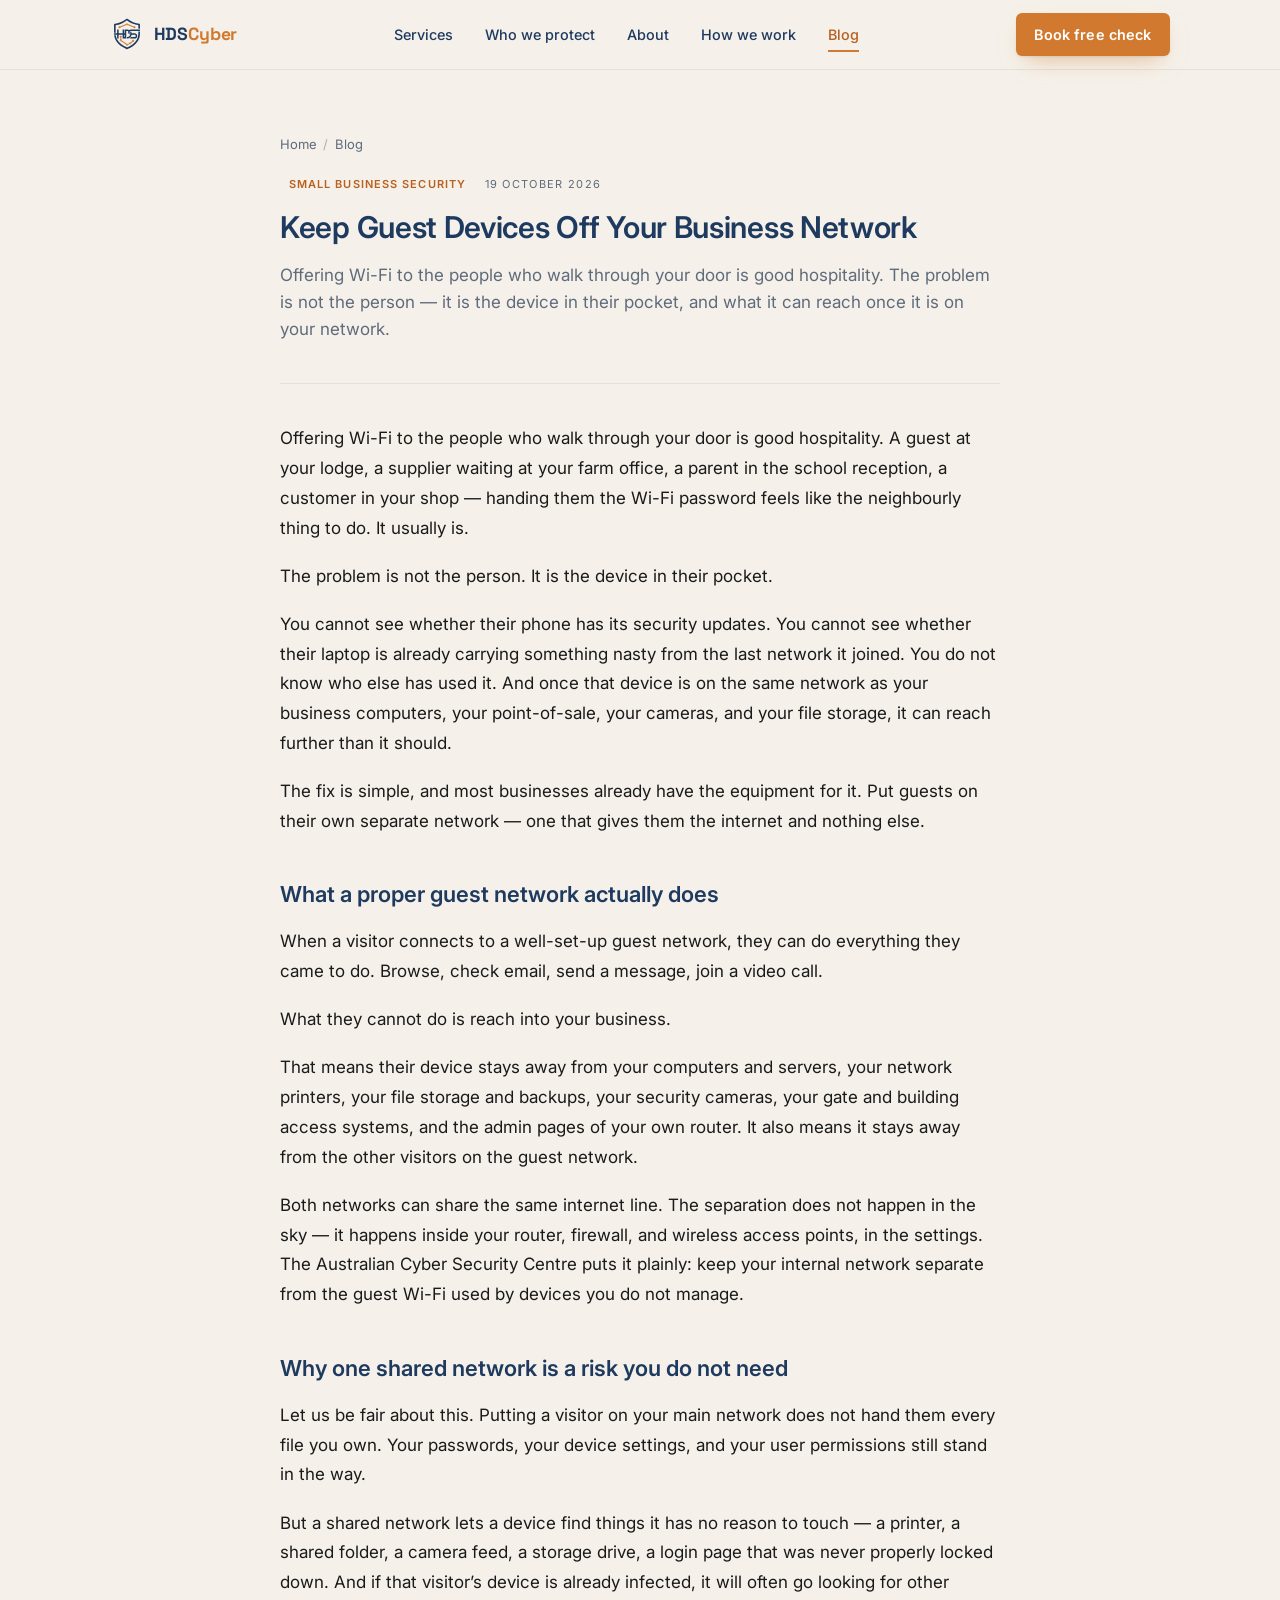
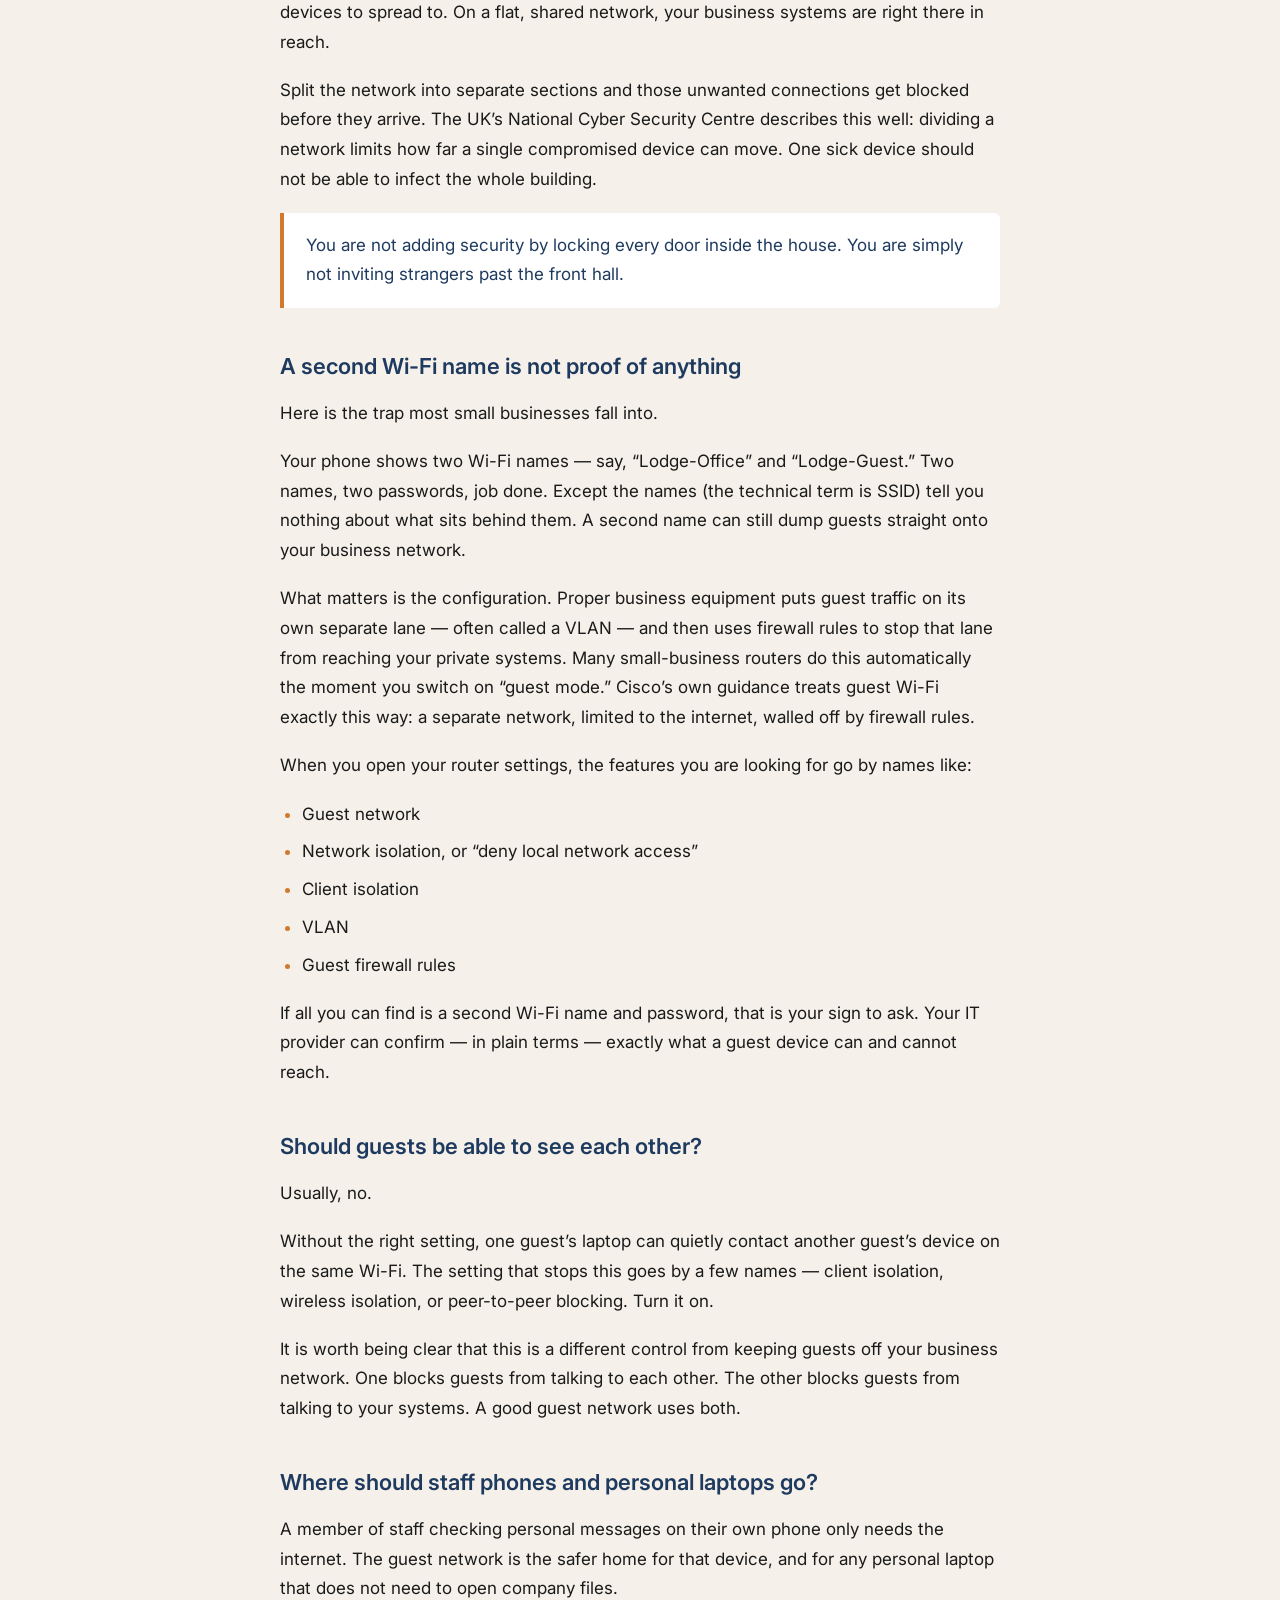
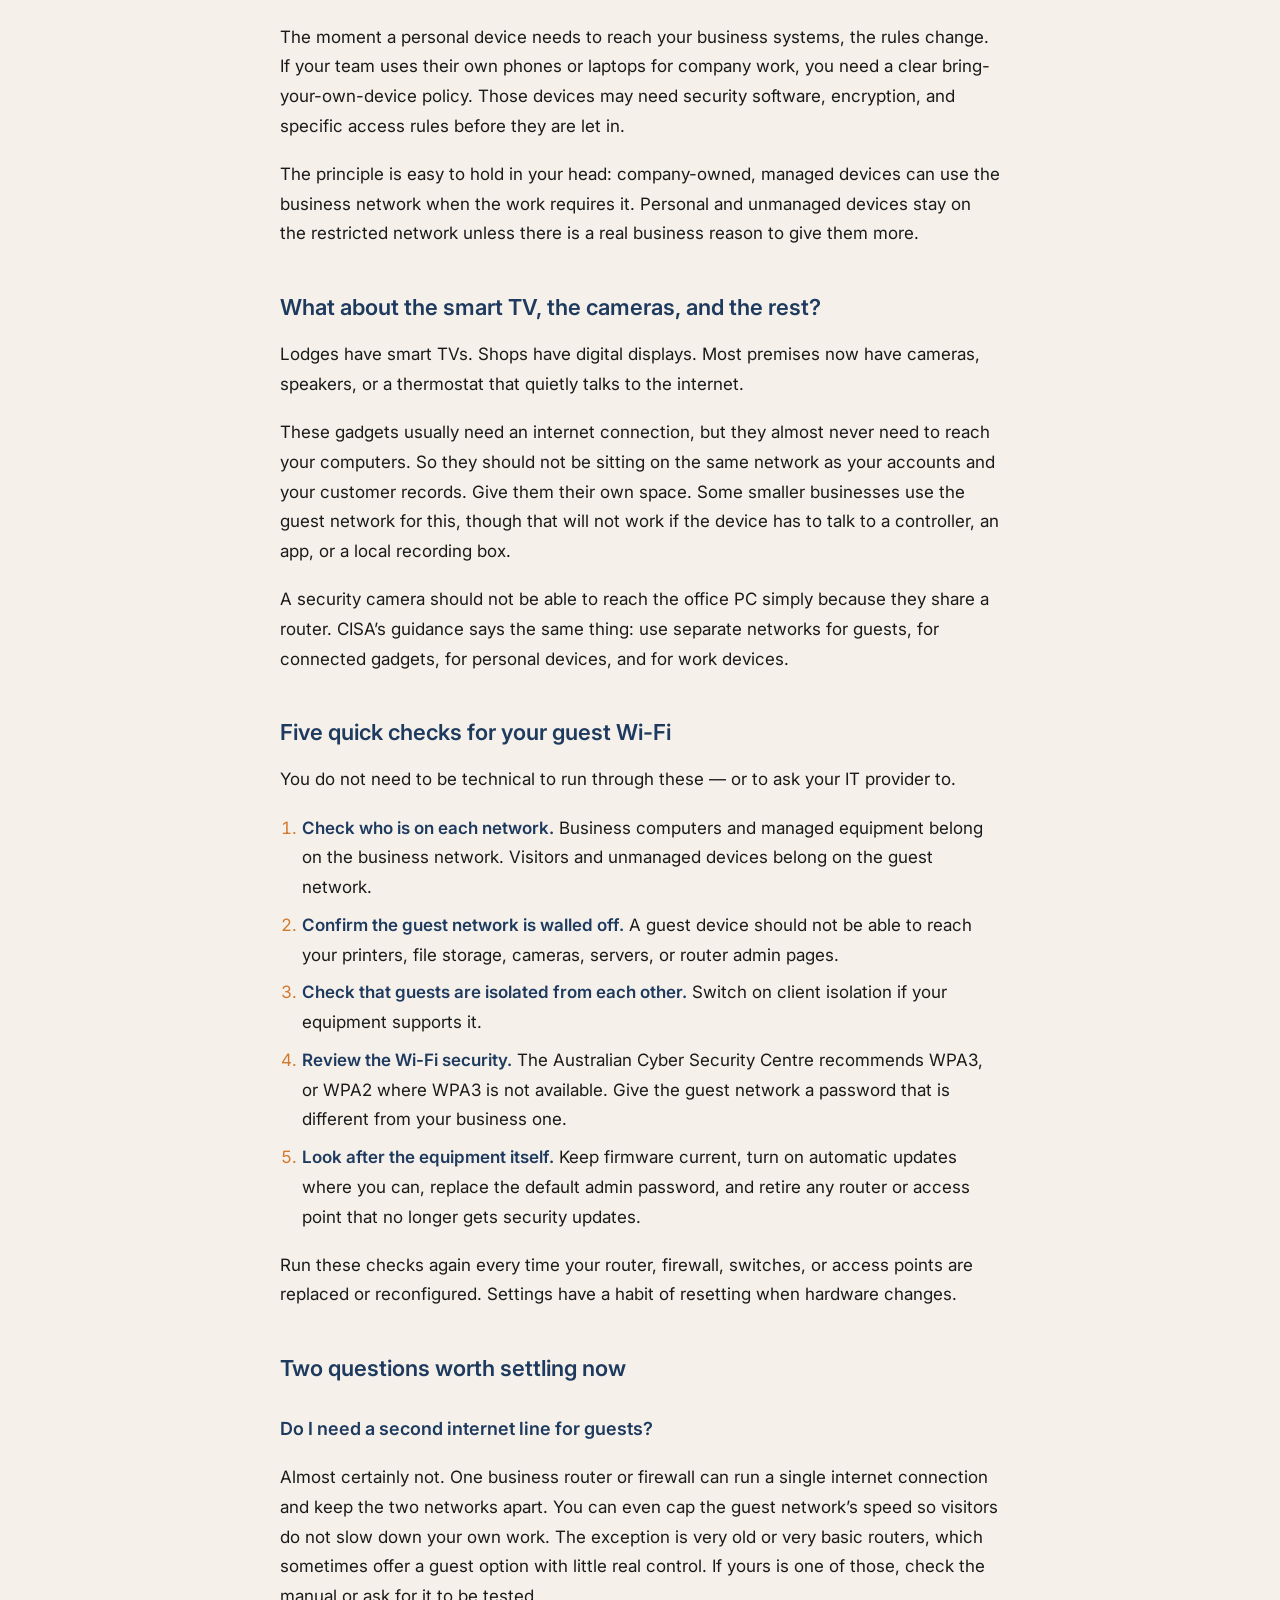
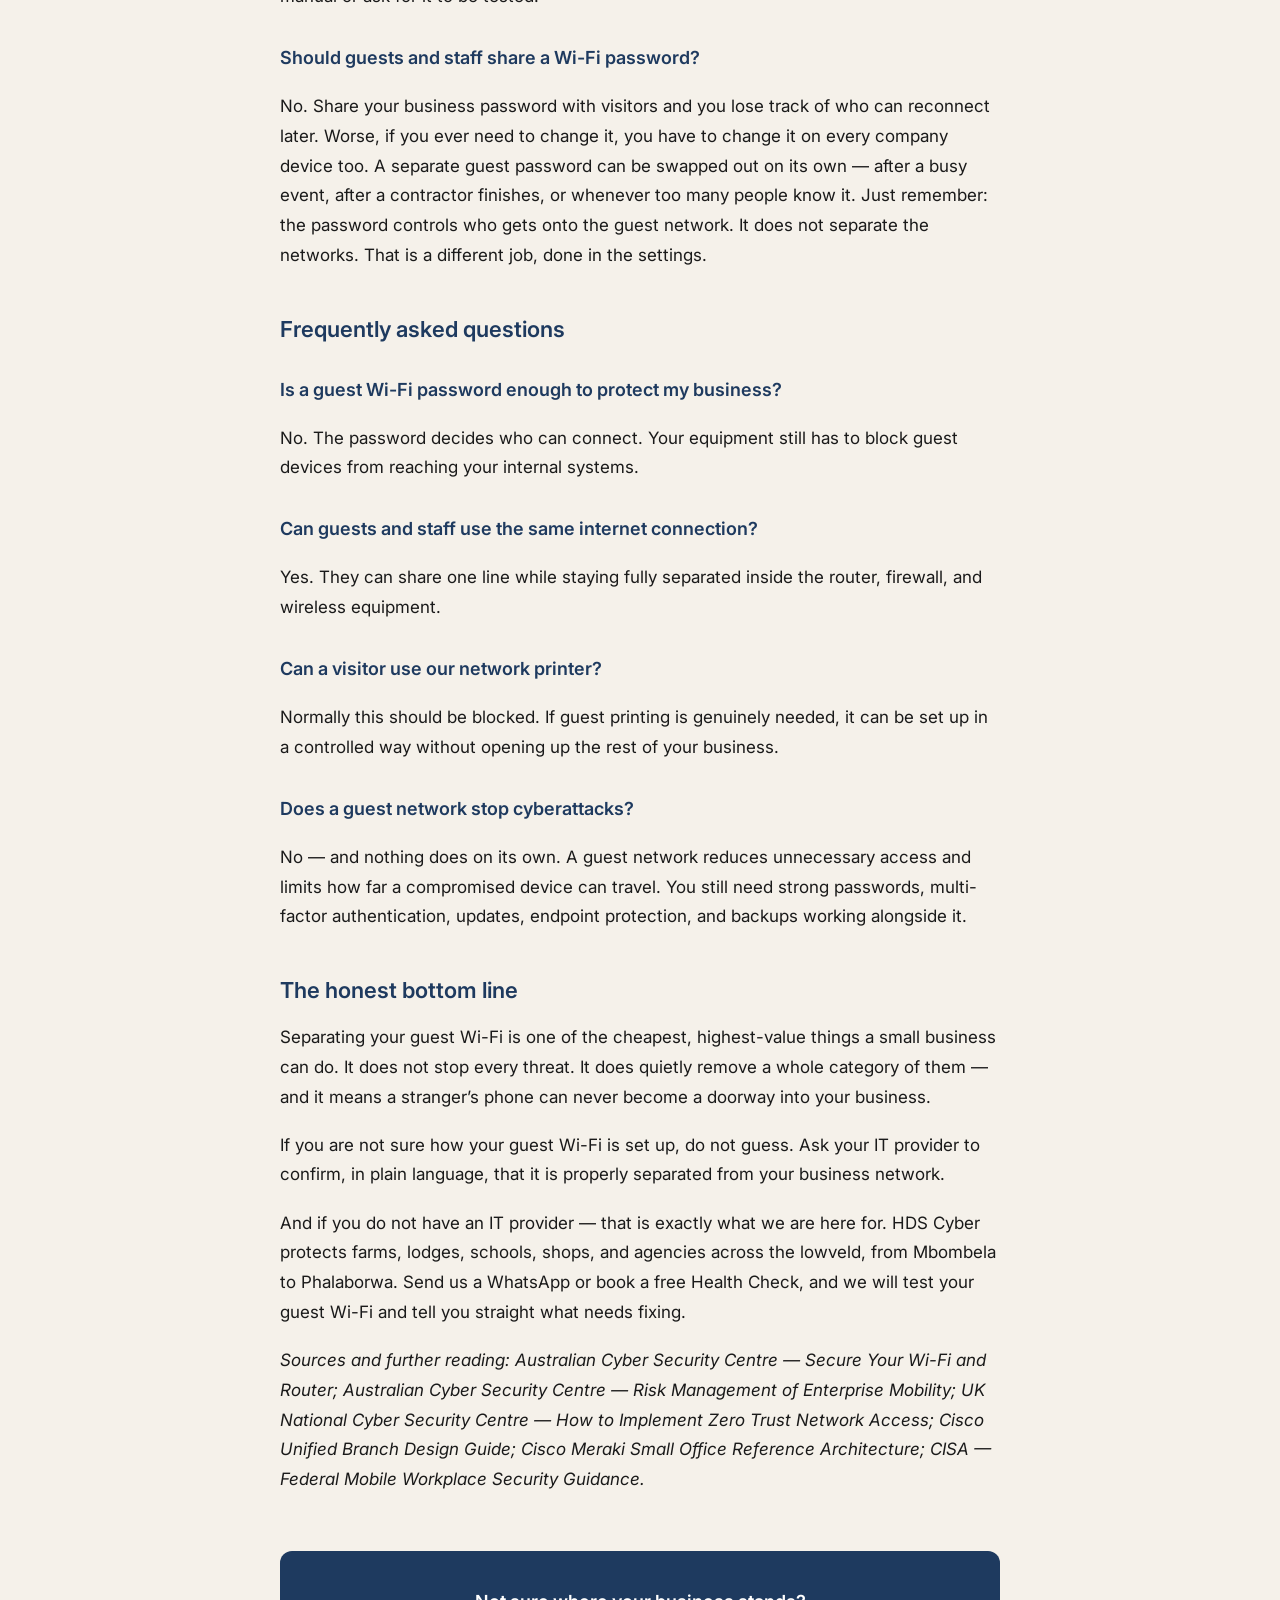
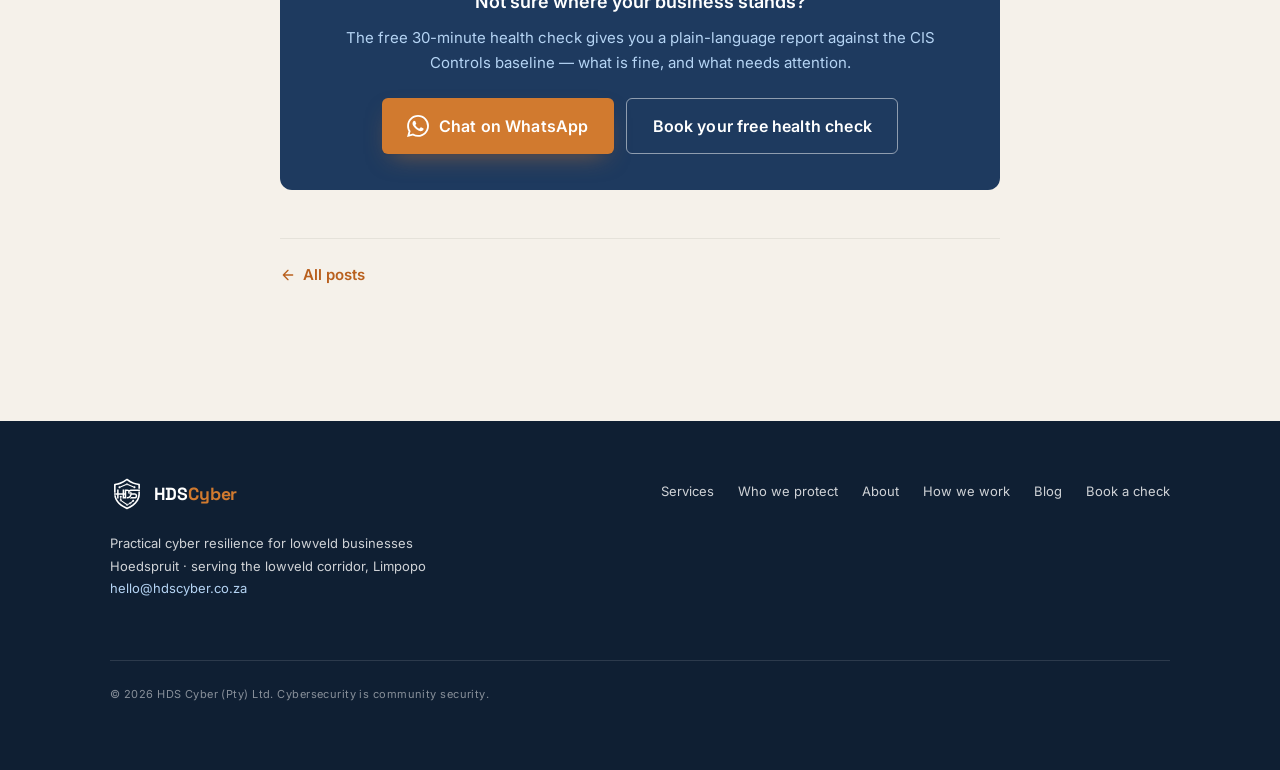
<file: blog/keep-guest-devices-off-your-business-network.html>
<!DOCTYPE html>
<html lang="en">
<head>
  <meta charset="UTF-8">
  <meta name="viewport" content="width=device-width, initial-scale=1">

  <!-- Google tag (gtag.js) -->
  <script async src="https://www.googletagmanager.com/gtag/js?id=G-XVRPDK1384"></script>
  <script>
    window.dataLayer = window.dataLayer || [];
    function gtag(){dataLayer.push(arguments);}
    gtag('js', new Date());

    gtag('config', 'G-XVRPDK1384');
  </script>

  <!-- Meta Pixel Code -->
  <script>
  !function(f,b,e,v,n,t,s)
  {if(f.fbq)return;n=f.fbq=function(){n.callMethod?
  n.callMethod.apply(n,arguments):n.queue.push(arguments)};
  if(!f._fbq)f._fbq=n;n.push=n;n.loaded=!0;n.version='2.0';
  n.queue=[];t=b.createElement(e);t.async=!0;
  t.src=v;s=b.getElementsByTagName(e)[0];
  s.parentNode.insertBefore(t,s)}(window, document,'script',
  'https://connect.facebook.net/en_US/fbevents.js');
  fbq('init', '1473008585027549');
  fbq('track', 'PageView');
  </script>
  <noscript><img height="1" width="1" style="display:none"
  src="https://www.facebook.com/tr?id=1473008585027549&ev=PageView&noscript=1"
  /></noscript>
  <!-- End Meta Pixel Code -->

  <title>Keep Guest Devices Off Your Business Network — HDS Cyber</title>

  <meta name="description" content="Guest Wi-Fi should give visitors the internet &mdash; not a way into your business systems. Here's how to separate your guest network, plus five quick checks.">

  <meta property="og:title" content="Keep Guest Devices Off Your Business Network">
  <meta property="og:description" content="Guest Wi-Fi should give visitors the internet &mdash; not a way into your business systems. Here's how to separate your guest network, plus five quick checks.">
  <meta property="og:type" content="article">

  <meta property="og:url" content="https://hdscyber.co.za/blog/keep-guest-devices-off-your-business-network.html">
  <link rel="canonical" href="https://hdscyber.co.za/blog/keep-guest-devices-off-your-business-network.html">

  <link rel="icon" type="image/svg+xml" href="../assets/favicon.svg">
  <link rel="preconnect" href="https://fonts.googleapis.com">
  <link rel="preconnect" href="https://fonts.gstatic.com" crossorigin>
  <link href="https://fonts.googleapis.com/css2?family=Inter:wght@400;500;600;700&family=Space+Grotesk:wght@500;700&display=swap" rel="stylesheet">
  <link rel="stylesheet" href="../assets/site.css">

  <!-- Freshworks CRM tracking (live chat disabled for now via chat='false') -->
  <script src='//fw-cdn.com/16836464/7368855.js' chat='false'></script>
</head>
<body>
  <!-- Navigation -->
  <header class="nav nav--solid" id="nav">
    <div class="nav__inner">
      <a class="brand" href="../index.html" aria-label="HDS Cyber — home">
        <img src="../assets/favicon.svg" alt="" aria-hidden="true">
        <span class="brand__name">HDS<span>Cyber</span></span>
      </a>

      <nav aria-label="Primary">
        <ul class="nav__links" id="navLinks">
          <li><a href="../index.html#services">Services</a></li>
          <li><a href="../index.html#sectors">Who we protect</a></li>
          <li><a href="../index.html#about">About</a></li>
          <li><a href="../index.html#how">How we work</a></li>
          <li><a href="index.html" class="is-active">Blog</a></li>
          <li class="nav__cta-mobile"><a href="mailto:hello@hdscyber.co.za?subject=Book%20my%20free%20Lowveld%20Cyber%20Check"><span class="cta">Book free check</span></a></li>
        </ul>
      </nav>

      <div class="nav__cta">
        <a class="cta" href="mailto:hello@hdscyber.co.za?subject=Book%20my%20free%20Lowveld%20Cyber%20Check">Book free check</a>
      </div>

      <button class="nav__toggle" id="navToggle" aria-label="Toggle menu" aria-expanded="false" aria-controls="navLinks">
        <svg class="icon-open" viewBox="0 0 24 24" fill="none" stroke="currentColor" stroke-width="2" stroke-linecap="round"><path d="M3 6h18M3 12h18M3 18h18"/></svg>
        <svg class="icon-close" viewBox="0 0 24 24" fill="none" stroke="currentColor" stroke-width="2" stroke-linecap="round"><path d="M6 6l12 12M18 6L6 18"/></svg>
      </button>
    </div>
  </header>

  <main class="subpage" id="top">
    <section class="section" style="padding-top:0;">
      <div class="wrap">
        <article class="post">

          <p class="breadcrumb">
            <a href="../index.html">Home</a><span>/</span><a href="index.html">Blog</a>
          </p>

          <header>
            <p class="post__meta">
              <span class="tag">Small business security</span>
              <time datetime="2026-10-19">19 October 2026</time>
            </p>

            <h1 class="post__title">Keep Guest Devices Off Your Business Network</h1>

            <p class="post__standfirst">Offering Wi-Fi to the people who walk through your door is good hospitality. The problem is not the person &mdash; it is the device in their pocket, and what it can reach once it is on your network.</p>
          </header>

          <hr class="post__rule">

          <div class="post__body">

            <p>Offering Wi-Fi to the people who walk through your door is good hospitality. A guest at your lodge, a supplier waiting at your farm office, a parent in the school reception, a customer in your shop &mdash; handing them the Wi-Fi password feels like the neighbourly thing to do. It usually is.</p>

            <p>The problem is not the person. It is the device in their pocket.</p>

            <p>You cannot see whether their phone has its security updates. You cannot see whether their laptop is already carrying something nasty from the last network it joined. You do not know who else has used it. And once that device is on the same network as your business computers, your point-of-sale, your cameras, and your file storage, it can reach further than it should.</p>

            <p>The fix is simple, and most businesses already have the equipment for it. Put guests on their own separate network &mdash; one that gives them the internet and nothing else.</p>

            <h2>What a proper guest network actually does</h2>

            <p>When a visitor connects to a well-set-up guest network, they can do everything they came to do. Browse, check email, send a message, join a video call.</p>

            <p>What they cannot do is reach into your business.</p>

            <p>That means their device stays away from your computers and servers, your network printers, your file storage and backups, your security cameras, your gate and building access systems, and the admin pages of your own router. It also means it stays away from the other visitors on the guest network.</p>

            <p>Both networks can share the same internet line. The separation does not happen in the sky &mdash; it happens inside your router, firewall, and wireless access points, in the settings. The Australian Cyber Security Centre puts it plainly: keep your internal network separate from the guest Wi-Fi used by devices you do not manage.</p>

            <h2>Why one shared network is a risk you do not need</h2>

            <p>Let us be fair about this. Putting a visitor on your main network does not hand them every file you own. Your passwords, your device settings, and your user permissions still stand in the way.</p>

            <p>But a shared network lets a device find things it has no reason to touch &mdash; a printer, a shared folder, a camera feed, a storage drive, a login page that was never properly locked down. And if that visitor&rsquo;s device is already infected, it will often go looking for other devices to spread to. On a flat, shared network, your business systems are right there in reach.</p>

            <p>Split the network into separate sections and those unwanted connections get blocked before they arrive. The UK&rsquo;s National Cyber Security Centre describes this well: dividing a network limits how far a single compromised device can move. One sick device should not be able to infect the whole building.</p>

            <blockquote>
              <p>You are not adding security by locking every door inside the house. You are simply not inviting strangers past the front hall.</p>
            </blockquote>

            <h2>A second Wi-Fi name is not proof of anything</h2>

            <p>Here is the trap most small businesses fall into.</p>

            <p>Your phone shows two Wi-Fi names &mdash; say, &ldquo;Lodge-Office&rdquo; and &ldquo;Lodge-Guest.&rdquo; Two names, two passwords, job done. Except the names (the technical term is SSID) tell you nothing about what sits behind them. A second name can still dump guests straight onto your business network.</p>

            <p>What matters is the configuration. Proper business equipment puts guest traffic on its own separate lane &mdash; often called a VLAN &mdash; and then uses firewall rules to stop that lane from reaching your private systems. Many small-business routers do this automatically the moment you switch on &ldquo;guest mode.&rdquo; Cisco&rsquo;s own guidance treats guest Wi-Fi exactly this way: a separate network, limited to the internet, walled off by firewall rules.</p>

            <p>When you open your router settings, the features you are looking for go by names like:</p>

            <ul>
              <li>Guest network</li>
              <li>Network isolation, or &ldquo;deny local network access&rdquo;</li>
              <li>Client isolation</li>
              <li>VLAN</li>
              <li>Guest firewall rules</li>
            </ul>

            <p>If all you can find is a second Wi-Fi name and password, that is your sign to ask. Your IT provider can confirm &mdash; in plain terms &mdash; exactly what a guest device can and cannot reach.</p>

            <h2>Should guests be able to see each other?</h2>

            <p>Usually, no.</p>

            <p>Without the right setting, one guest&rsquo;s laptop can quietly contact another guest&rsquo;s device on the same Wi-Fi. The setting that stops this goes by a few names &mdash; client isolation, wireless isolation, or peer-to-peer blocking. Turn it on.</p>

            <p>It is worth being clear that this is a different control from keeping guests off your business network. One blocks guests from talking to each other. The other blocks guests from talking to your systems. A good guest network uses both.</p>

            <h2>Where should staff phones and personal laptops go?</h2>

            <p>A member of staff checking personal messages on their own phone only needs the internet. The guest network is the safer home for that device, and for any personal laptop that does not need to open company files.</p>

            <p>The moment a personal device needs to reach your business systems, the rules change. If your team uses their own phones or laptops for company work, you need a clear bring-your-own-device policy. Those devices may need security software, encryption, and specific access rules before they are let in.</p>

            <p>The principle is easy to hold in your head: company-owned, managed devices can use the business network when the work requires it. Personal and unmanaged devices stay on the restricted network unless there is a real business reason to give them more.</p>

            <h2>What about the smart TV, the cameras, and the rest?</h2>

            <p>Lodges have smart TVs. Shops have digital displays. Most premises now have cameras, speakers, or a thermostat that quietly talks to the internet.</p>

            <p>These gadgets usually need an internet connection, but they almost never need to reach your computers. So they should not be sitting on the same network as your accounts and your customer records. Give them their own space. Some smaller businesses use the guest network for this, though that will not work if the device has to talk to a controller, an app, or a local recording box.</p>

            <p>A security camera should not be able to reach the office PC simply because they share a router. CISA&rsquo;s guidance says the same thing: use separate networks for guests, for connected gadgets, for personal devices, and for work devices.</p>

            <h2>Five quick checks for your guest Wi-Fi</h2>

            <p>You do not need to be technical to run through these &mdash; or to ask your IT provider to.</p>

            <ol>
              <li><strong>Check who is on each network.</strong> Business computers and managed equipment belong on the business network. Visitors and unmanaged devices belong on the guest network.</li>
              <li><strong>Confirm the guest network is walled off.</strong> A guest device should not be able to reach your printers, file storage, cameras, servers, or router admin pages.</li>
              <li><strong>Check that guests are isolated from each other.</strong> Switch on client isolation if your equipment supports it.</li>
              <li><strong>Review the Wi-Fi security.</strong> The Australian Cyber Security Centre recommends WPA3, or WPA2 where WPA3 is not available. Give the guest network a password that is different from your business one.</li>
              <li><strong>Look after the equipment itself.</strong> Keep firmware current, turn on automatic updates where you can, replace the default admin password, and retire any router or access point that no longer gets security updates.</li>
            </ol>

            <p>Run these checks again every time your router, firewall, switches, or access points are replaced or reconfigured. Settings have a habit of resetting when hardware changes.</p>

            <h2>Two questions worth settling now</h2>

            <h3>Do I need a second internet line for guests?</h3>

            <p>Almost certainly not. One business router or firewall can run a single internet connection and keep the two networks apart. You can even cap the guest network&rsquo;s speed so visitors do not slow down your own work. The exception is very old or very basic routers, which sometimes offer a guest option with little real control. If yours is one of those, check the manual or ask for it to be tested.</p>

            <h3>Should guests and staff share a Wi-Fi password?</h3>

            <p>No. Share your business password with visitors and you lose track of who can reconnect later. Worse, if you ever need to change it, you have to change it on every company device too. A separate guest password can be swapped out on its own &mdash; after a busy event, after a contractor finishes, or whenever too many people know it. Just remember: the password controls who gets onto the guest network. It does not separate the networks. That is a different job, done in the settings.</p>

            <h2>Frequently asked questions</h2>

            <h3>Is a guest Wi-Fi password enough to protect my business?</h3>

            <p>No. The password decides who can connect. Your equipment still has to block guest devices from reaching your internal systems.</p>

            <h3>Can guests and staff use the same internet connection?</h3>

            <p>Yes. They can share one line while staying fully separated inside the router, firewall, and wireless equipment.</p>

            <h3>Can a visitor use our network printer?</h3>

            <p>Normally this should be blocked. If guest printing is genuinely needed, it can be set up in a controlled way without opening up the rest of your business.</p>

            <h3>Does a guest network stop cyberattacks?</h3>

            <p>No &mdash; and nothing does on its own. A guest network reduces unnecessary access and limits how far a compromised device can travel. You still need strong passwords, multi-factor authentication, updates, endpoint protection, and backups working alongside it.</p>

            <h2>The honest bottom line</h2>

            <p>Separating your guest Wi-Fi is one of the cheapest, highest-value things a small business can do. It does not stop every threat. It does quietly remove a whole category of them &mdash; and it means a stranger&rsquo;s phone can never become a doorway into your business.</p>

            <p>If you are not sure how your guest Wi-Fi is set up, do not guess. Ask your IT provider to confirm, in plain language, that it is properly separated from your business network.</p>

            <p>And if you do not have an IT provider &mdash; that is exactly what we are here for. HDS Cyber protects farms, lodges, schools, shops, and agencies across the lowveld, from Mbombela to Phalaborwa. Send us a WhatsApp or book a free Health Check, and we will test your guest Wi-Fi and tell you straight what needs fixing.</p>

            <p><em>Sources and further reading: Australian Cyber Security Centre &mdash; Secure Your Wi-Fi and Router; Australian Cyber Security Centre &mdash; Risk Management of Enterprise Mobility; UK National Cyber Security Centre &mdash; How to Implement Zero Trust Network Access; Cisco Unified Branch Design Guide; Cisco Meraki Small Office Reference Architecture; CISA &mdash; Federal Mobile Workplace Security Guidance.</em></p>

          </div>
          <!-- end post body -->

          <!-- Closing call to action — the same on every post, no edit needed -->
          <aside class="post-cta">
            <h2 class="post-cta__title">Not sure where your business stands?</h2>
            <p class="post-cta__text">The free 30-minute health check gives you a plain-language report against the CIS Controls baseline &mdash; what is fine, and what needs attention.</p>
            <div class="post-cta__actions">
              <a class="cta cta--whatsapp" data-whatsapp-placeholder href="https://wa.me/27XXXXXXXXX?text=Hi%20HDS%20Cyber%2C%20I%27d%20like%20to%20book%20my%20free%20Lowveld%20Cyber%20Check." aria-label="Chat to HDS Cyber on WhatsApp">
                <svg viewBox="0 0 24 24" fill="currentColor" aria-hidden="true"><path d="M17.472 14.382c-.297-.149-1.758-.867-2.03-.967-.273-.099-.471-.148-.67.15-.197.297-.767.966-.94 1.164-.173.199-.347.223-.644.075-.297-.15-1.255-.463-2.39-1.475-.883-.788-1.48-1.761-1.653-2.059-.173-.297-.018-.458.13-.606.134-.133.298-.347.446-.52.149-.174.198-.298.298-.497.099-.198.05-.371-.025-.52-.075-.149-.669-1.612-.916-2.207-.242-.579-.487-.501-.669-.51l-.57-.01c-.198 0-.52.074-.792.372-.272.297-1.04 1.016-1.04 2.479 0 1.462 1.065 2.875 1.213 3.074.149.198 2.096 3.2 5.077 4.487.709.306 1.262.489 1.694.625.712.227 1.36.195 1.872.118.571-.085 1.758-.719 2.006-1.413.247-.694.247-1.289.173-1.413-.074-.124-.272-.198-.57-.347m-5.421 7.403h-.004a9.87 9.87 0 01-5.031-1.378l-.361-.214-3.741.982.998-3.648-.235-.374a9.86 9.86 0 01-1.51-5.26c.001-5.45 4.436-9.884 9.888-9.884 2.64 0 5.122 1.03 6.988 2.898a9.825 9.825 0 012.893 6.994c-.003 5.45-4.437 9.884-9.885 9.884m8.413-18.297A11.815 11.815 0 0012.05 0C5.495 0 .16 5.335.157 11.892c0 2.096.547 4.142 1.588 5.945L.057 24l6.305-1.654a11.882 11.882 0 005.683 1.448h.005c6.554 0 11.89-5.335 11.893-11.893a11.821 11.821 0 00-3.48-8.413z"/></svg>
                Chat on WhatsApp
              </a>
              <a class="cta cta--ghost-light" href="mailto:hello@hdscyber.co.za?subject=Book%20my%20free%20Lowveld%20Cyber%20Check">
                Book your free health check
              </a>
            </div>
          </aside>

          <p class="post-foot">
            <a href="index.html">
              <svg viewBox="0 0 24 24" fill="none" stroke="currentColor" stroke-width="2" stroke-linecap="round" stroke-linejoin="round" aria-hidden="true"><path d="M19 12H5M12 19l-7-7 7-7"/></svg>
              All posts
            </a>
          </p>

        </article>
      </div>
    </section>
  </main>

  <!-- Footer -->
  <footer class="footer">
    <div class="wrap footer__inner">
      <div>
        <a class="brand" href="../index.html" aria-label="HDS Cyber — home">
          <img src="../assets/logo-shield-white.svg" alt="" aria-hidden="true">
          <span class="brand__name">HDS<span style="color:var(--copper);">Cyber</span></span>
        </a>
        <p class="footer__meta">
          Practical cyber resilience for lowveld businesses<br>
          Hoedspruit &middot; serving the lowveld corridor, Limpopo<br>
          <a href="mailto:hello@hdscyber.co.za">hello@hdscyber.co.za</a>
        </p>
      </div>

      <nav aria-label="Footer">
        <ul class="footer__links">
          <li><a href="../index.html#services">Services</a></li>
          <li><a href="../index.html#sectors">Who we protect</a></li>
          <li><a href="../index.html#about">About</a></li>
          <li><a href="../index.html#how">How we work</a></li>
          <li><a href="index.html">Blog</a></li>
          <li><a href="../index.html#contact">Book a check</a></li>
        </ul>
      </nav>

      <p class="footer__legal">© <span id="year">2026</span> HDS Cyber (Pty) Ltd. Cybersecurity is community security.</p>
    </div>
  </footer>

  <script src="../assets/site.js" defer></script>
</body>
</html>
</file>
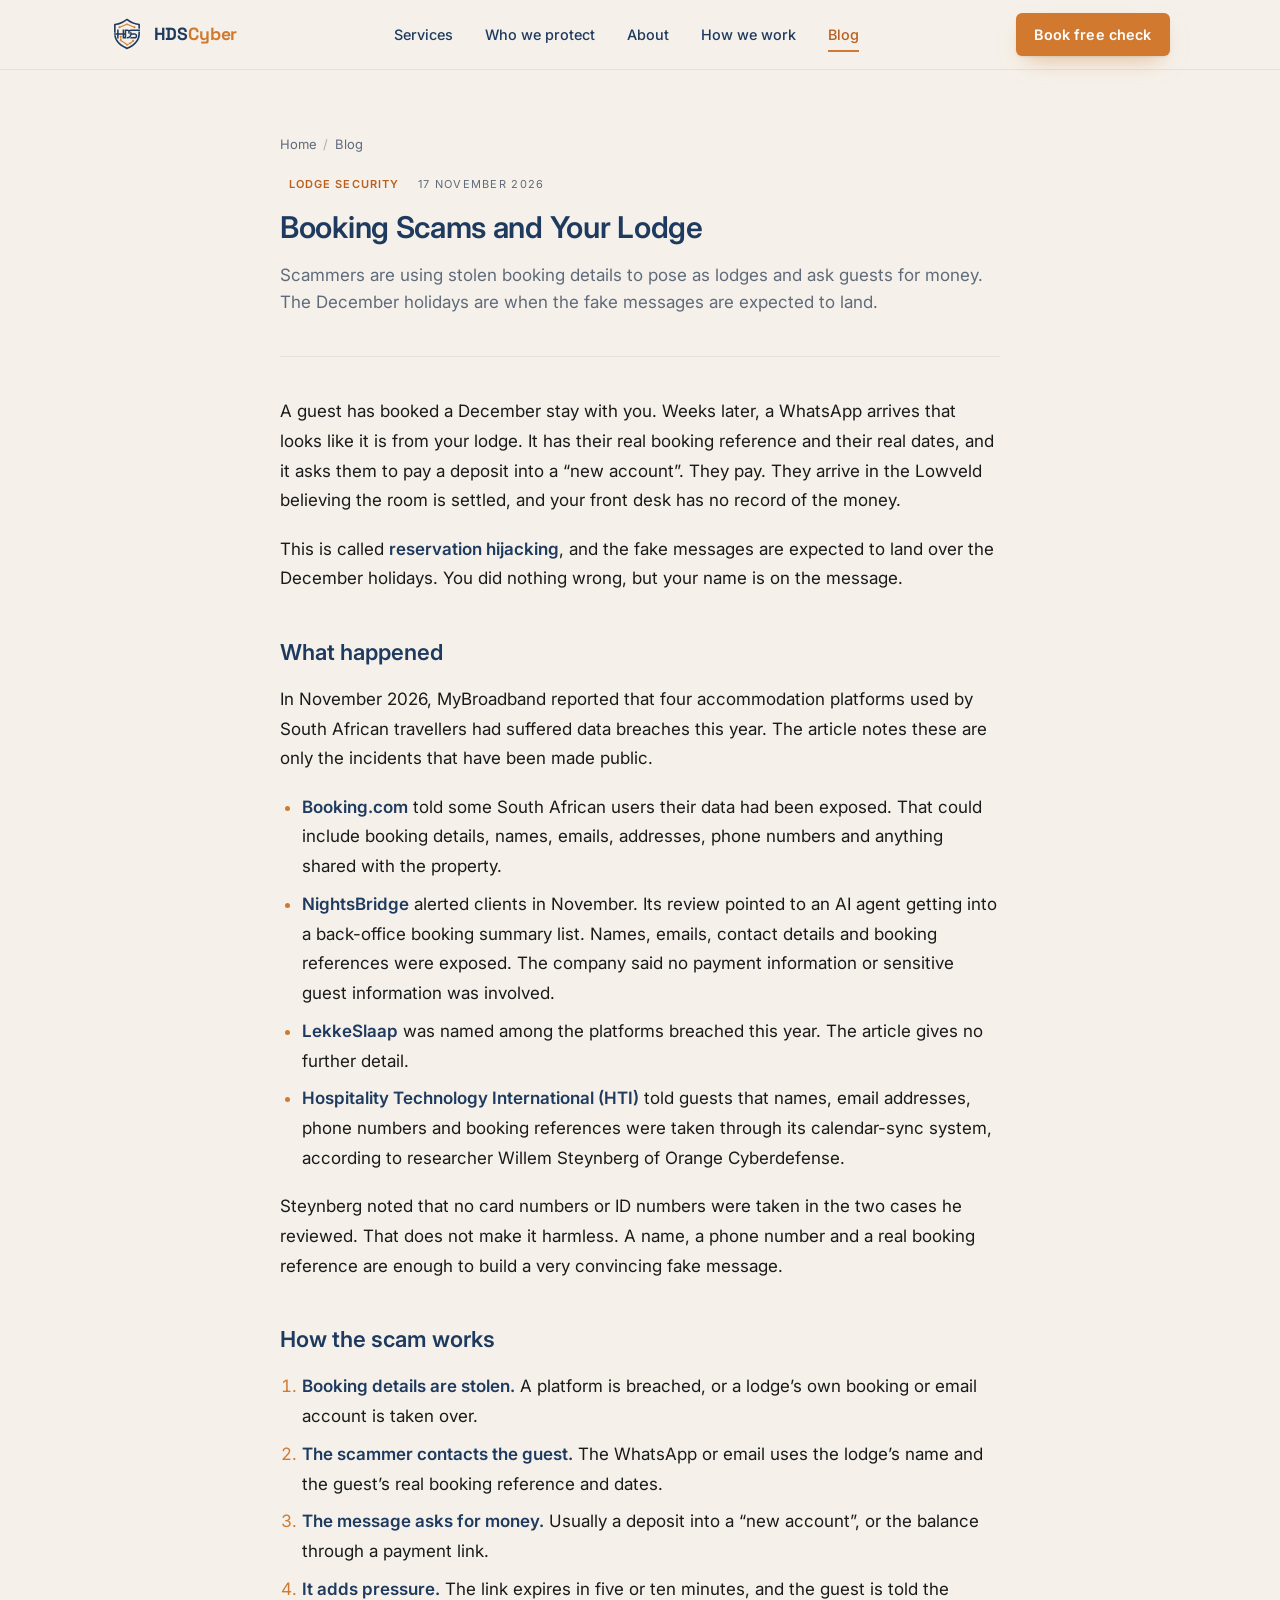
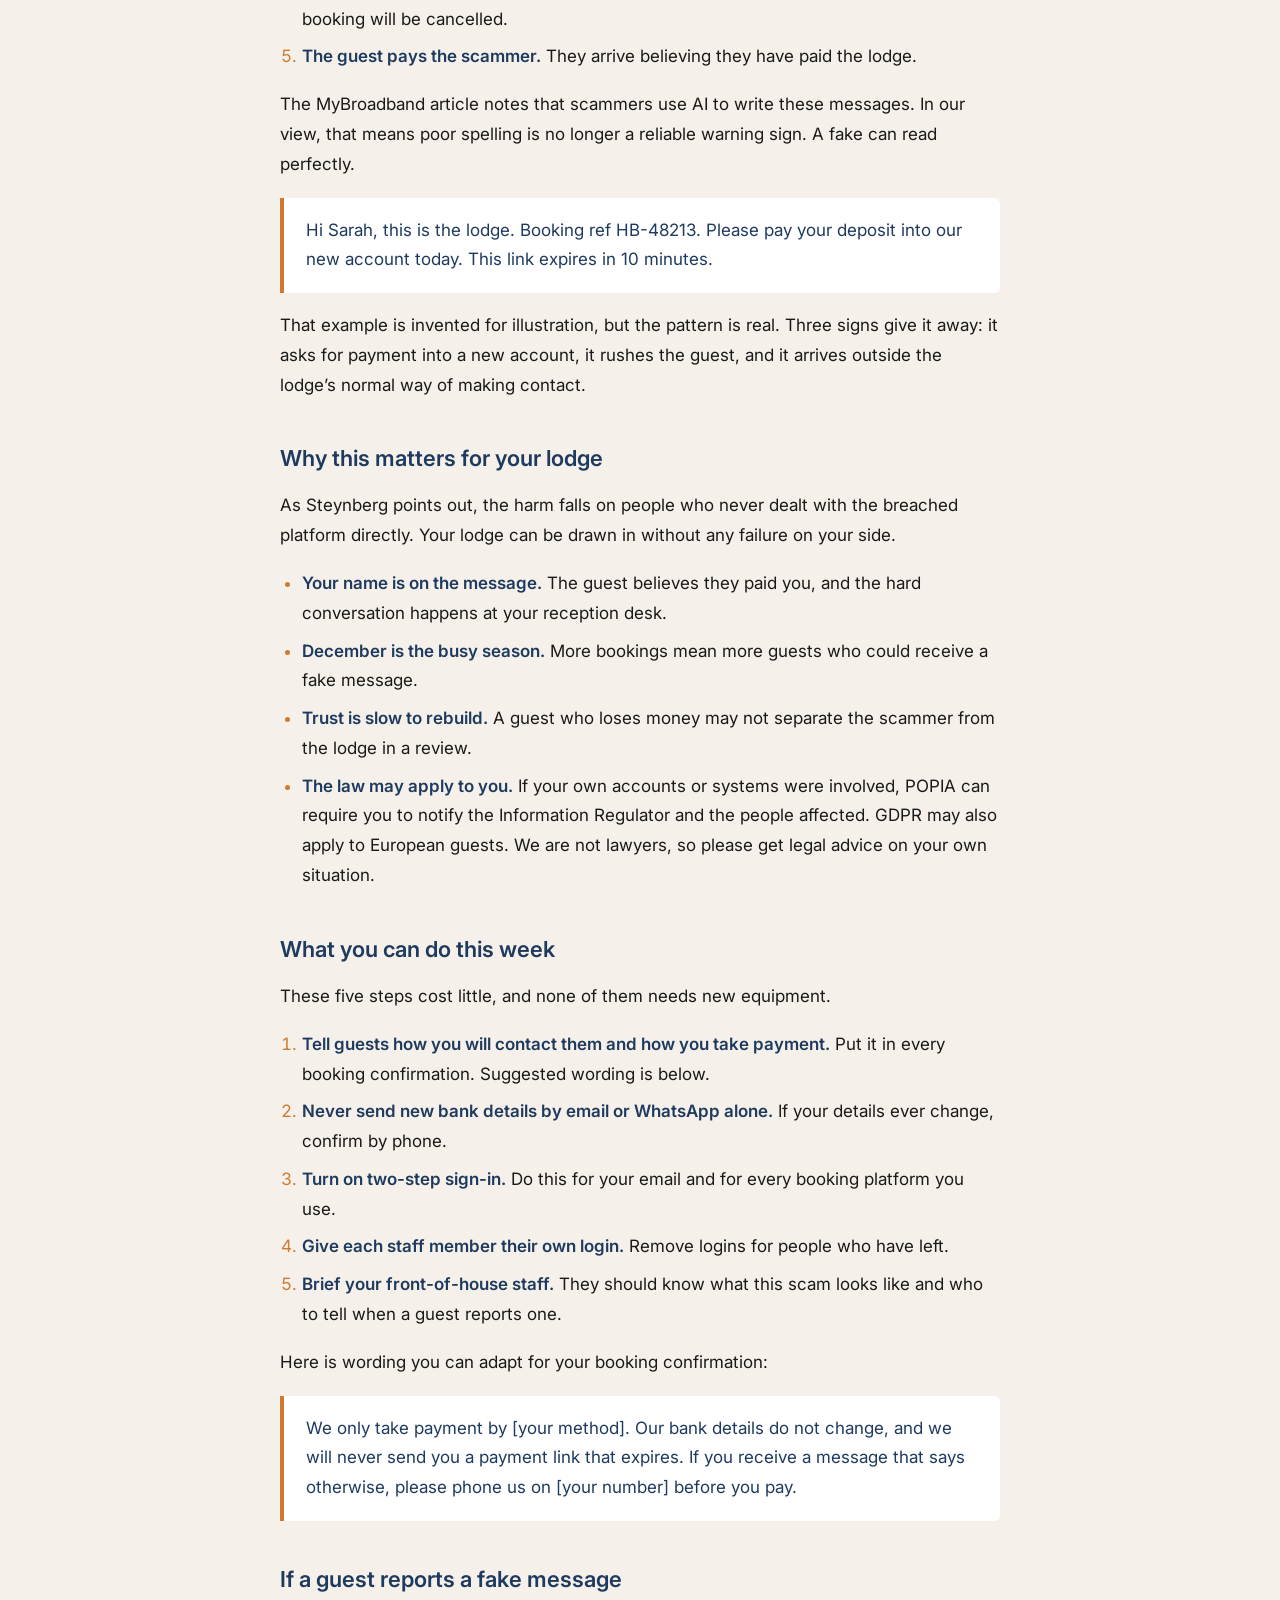
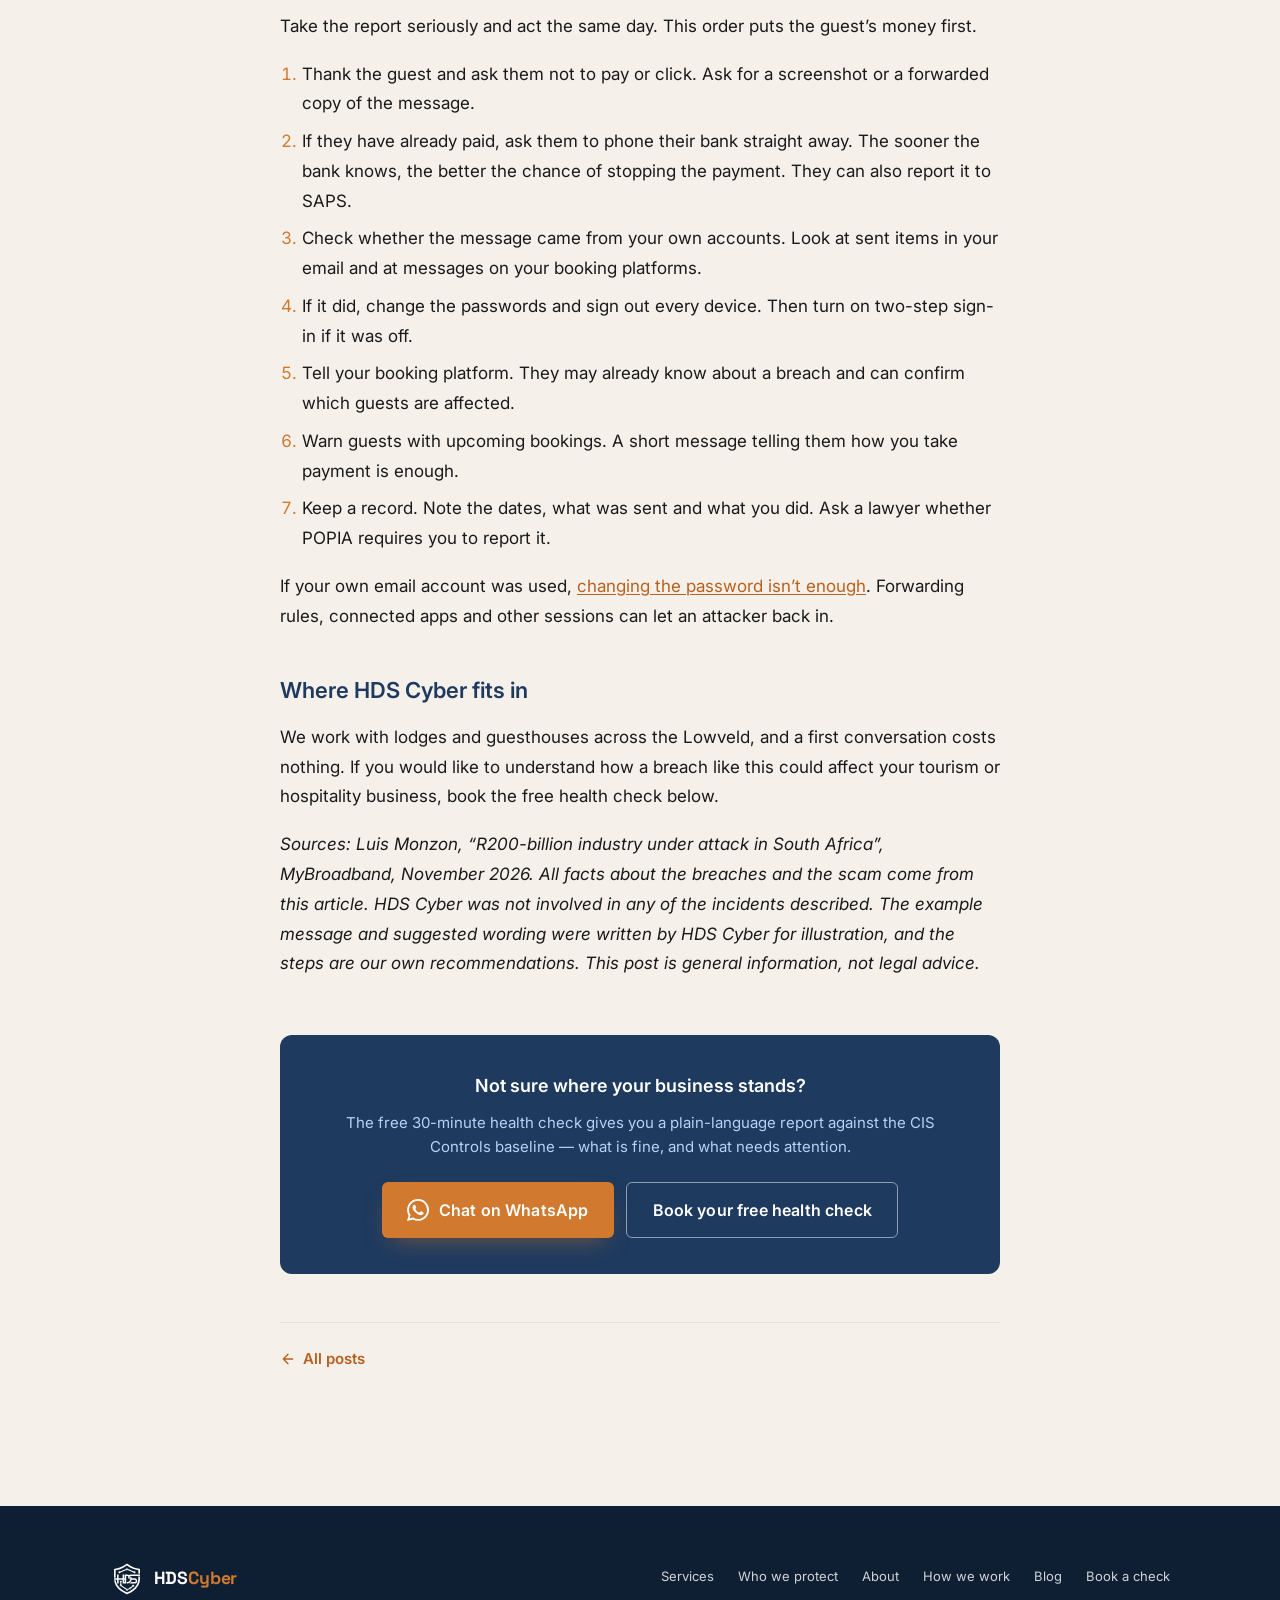
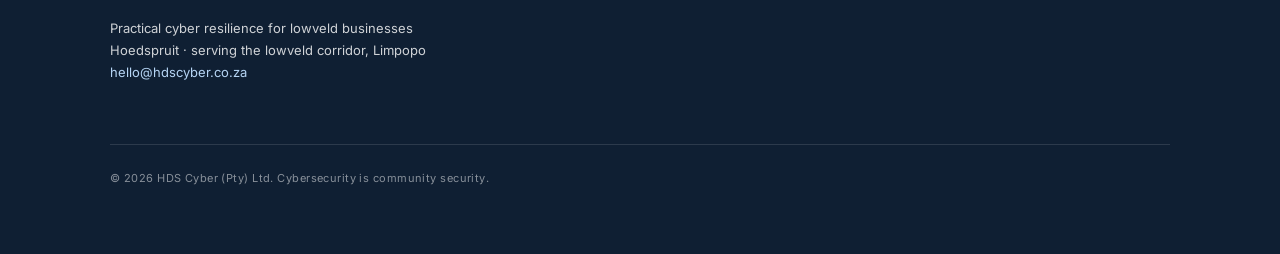
<file: blog/lodge-booking-scams-reservation-hijacking.html>
<!DOCTYPE html>
<html lang="en">
<head>
  <meta charset="UTF-8">
  <meta name="viewport" content="width=device-width, initial-scale=1">

  <!-- Google tag (gtag.js) -->
  <script async src="https://www.googletagmanager.com/gtag/js?id=G-XVRPDK1384"></script>
  <script>
    window.dataLayer = window.dataLayer || [];
    function gtag(){dataLayer.push(arguments);}
    gtag('js', new Date());

    gtag('config', 'G-XVRPDK1384');
  </script>

  <!-- Meta Pixel Code -->
  <script>
  !function(f,b,e,v,n,t,s)
  {if(f.fbq)return;n=f.fbq=function(){n.callMethod?
  n.callMethod.apply(n,arguments):n.queue.push(arguments)};
  if(!f._fbq)f._fbq=n;n.push=n;n.loaded=!0;n.version='2.0';
  n.queue=[];t=b.createElement(e);t.async=!0;
  t.src=v;s=b.getElementsByTagName(e)[0];
  s.parentNode.insertBefore(t,s)}(window, document,'script',
  'https://connect.facebook.net/en_US/fbevents.js');
  fbq('init', '1473008585027549');
  fbq('track', 'PageView');
  </script>
  <noscript><img height="1" width="1" style="display:none"
  src="https://www.facebook.com/tr?id=1473008585027549&ev=PageView&noscript=1"
  /></noscript>
  <!-- End Meta Pixel Code -->
  <title>Booking Scams and Your Lodge — HDS Cyber</title>
  <meta name="description" content="Four booking platforms reported breaches in 2026, and scammers are using stolen booking details to pose as lodges. Here is how it works and what to do this week.">
  <meta property="og:title" content="Booking Scams and Your Lodge">
  <meta property="og:description" content="Four booking platforms reported breaches in 2026, and scammers are using stolen booking details to pose as lodges. Here is how it works and what to do this week.">
  <meta property="og:type" content="article">
  <meta property="og:url" content="https://hdscyber.co.za/blog/lodge-booking-scams-reservation-hijacking.html">
  <link rel="canonical" href="https://hdscyber.co.za/blog/lodge-booking-scams-reservation-hijacking.html">

  <link rel="icon" type="image/svg+xml" href="../assets/favicon.svg">
  <link rel="preconnect" href="https://fonts.googleapis.com">
  <link rel="preconnect" href="https://fonts.gstatic.com" crossorigin>
  <link href="https://fonts.googleapis.com/css2?family=Inter:wght@400;500;600;700&family=Space+Grotesk:wght@500;700&display=swap" rel="stylesheet">
  <link rel="stylesheet" href="../assets/site.css">

  <!-- Freshworks CRM tracking (live chat disabled for now via chat='false') -->
  <script src='//fw-cdn.com/16836464/7368855.js' chat='false'></script>
</head>
<body>
  <!-- Navigation -->
  <header class="nav nav--solid" id="nav">
    <div class="nav__inner">
      <a class="brand" href="../index.html" aria-label="HDS Cyber — home">
        <img src="../assets/favicon.svg" alt="" aria-hidden="true">
        <span class="brand__name">HDS<span>Cyber</span></span>
      </a>

      <nav aria-label="Primary">
        <ul class="nav__links" id="navLinks">
          <li><a href="../index.html#services">Services</a></li>
          <li><a href="../index.html#sectors">Who we protect</a></li>
          <li><a href="../index.html#about">About</a></li>
          <li><a href="../index.html#how">How we work</a></li>
          <li><a href="index.html" class="is-active">Blog</a></li>
          <li class="nav__cta-mobile"><a href="mailto:hello@hdscyber.co.za?subject=Book%20my%20free%20Lowveld%20Cyber%20Check"><span class="cta">Book free check</span></a></li>
        </ul>
      </nav>

      <div class="nav__cta">
        <a class="cta" href="mailto:hello@hdscyber.co.za?subject=Book%20my%20free%20Lowveld%20Cyber%20Check">Book free check</a>
      </div>

      <button class="nav__toggle" id="navToggle" aria-label="Toggle menu" aria-expanded="false" aria-controls="navLinks">
        <svg class="icon-open" viewBox="0 0 24 24" fill="none" stroke="currentColor" stroke-width="2" stroke-linecap="round"><path d="M3 6h18M3 12h18M3 18h18"/></svg>
        <svg class="icon-close" viewBox="0 0 24 24" fill="none" stroke="currentColor" stroke-width="2" stroke-linecap="round"><path d="M6 6l12 12M18 6L6 18"/></svg>
      </button>
    </div>
  </header>

  <main class="subpage" id="top">
    <section class="section" style="padding-top:0;">
      <div class="wrap">
        <article class="post">

          <p class="breadcrumb">
            <a href="../index.html">Home</a><span>/</span><a href="index.html">Blog</a>
          </p>

          <header>
            <p class="post__meta">
              <span class="tag">Lodge security</span>
              <time datetime="2026-11-17">17 November 2026</time>
            </p>
            <h1 class="post__title">Booking Scams and Your Lodge</h1>
            <p class="post__standfirst">Scammers are using stolen booking details to pose as lodges and ask guests for money. The December holidays are when the fake messages are expected to land.</p>
          </header>

          <hr class="post__rule">
          <div class="post__body">

            <p>A guest has booked a December stay with you. Weeks later, a WhatsApp arrives that looks like it is from your lodge. It has their real booking reference and their real dates, and it asks them to pay a deposit into a &ldquo;new account&rdquo;. They pay. They arrive in the Lowveld believing the room is settled, and your front desk has no record of the money.</p>

            <p>This is called <strong>reservation hijacking</strong>, and the fake messages are expected to land over the December holidays. You did nothing wrong, but your name is on the message.</p>

            <h2>What happened</h2>

            <p>In November 2026, MyBroadband reported that four accommodation platforms used by South African travellers had suffered data breaches this year. The article notes these are only the incidents that have been made public.</p>

            <ul>
              <li><strong>Booking.com</strong> told some South African users their data had been exposed. That could include booking details, names, emails, addresses, phone numbers and anything shared with the property.</li>
              <li><strong>NightsBridge</strong> alerted clients in November. Its review pointed to an AI agent getting into a back-office booking summary list. Names, emails, contact details and booking references were exposed. The company said no payment information or sensitive guest information was involved.</li>
              <li><strong>LekkeSlaap</strong> was named among the platforms breached this year. The article gives no further detail.</li>
              <li><strong>Hospitality Technology International (HTI)</strong> told guests that names, email addresses, phone numbers and booking references were taken through its calendar-sync system, according to researcher Willem Steynberg of Orange Cyberdefense.</li>
            </ul>

            <p>Steynberg noted that no card numbers or ID numbers were taken in the two cases he reviewed. That does not make it harmless. A name, a phone number and a real booking reference are enough to build a very convincing fake message.</p>

            <h2>How the scam works</h2>

            <ol>
              <li><strong>Booking details are stolen.</strong> A platform is breached, or a lodge&rsquo;s own booking or email account is taken over.</li>
              <li><strong>The scammer contacts the guest.</strong> The WhatsApp or email uses the lodge&rsquo;s name and the guest&rsquo;s real booking reference and dates.</li>
              <li><strong>The message asks for money.</strong> Usually a deposit into a &ldquo;new account&rdquo;, or the balance through a payment link.</li>
              <li><strong>It adds pressure.</strong> The link expires in five or ten minutes, and the guest is told the booking will be cancelled.</li>
              <li><strong>The guest pays the scammer.</strong> They arrive believing they have paid the lodge.</li>
            </ol>

            <p>The MyBroadband article notes that scammers use AI to write these messages. In our view, that means poor spelling is no longer a reliable warning sign. A fake can read perfectly.</p>

            <blockquote>
              <p>Hi Sarah, this is the lodge. Booking ref HB-48213. Please pay your deposit into our new account today. This link expires in 10 minutes.</p>
            </blockquote>

            <p>That example is invented for illustration, but the pattern is real. Three signs give it away: it asks for payment into a new account, it rushes the guest, and it arrives outside the lodge&rsquo;s normal way of making contact.</p>

            <h2>Why this matters for your lodge</h2>

            <p>As Steynberg points out, the harm falls on people who never dealt with the breached platform directly. Your lodge can be drawn in without any failure on your side.</p>

            <ul>
              <li><strong>Your name is on the message.</strong> The guest believes they paid you, and the hard conversation happens at your reception desk.</li>
              <li><strong>December is the busy season.</strong> More bookings mean more guests who could receive a fake message.</li>
              <li><strong>Trust is slow to rebuild.</strong> A guest who loses money may not separate the scammer from the lodge in a review.</li>
              <li><strong>The law may apply to you.</strong> If your own accounts or systems were involved, POPIA can require you to notify the Information Regulator and the people affected. GDPR may also apply to European guests. We are not lawyers, so please get legal advice on your own situation.</li>
            </ul>

            <h2>What you can do this week</h2>

            <p>These five steps cost little, and none of them needs new equipment.</p>

            <ol>
              <li><strong>Tell guests how you will contact them and how you take payment.</strong> Put it in every booking confirmation. Suggested wording is below.</li>
              <li><strong>Never send new bank details by email or WhatsApp alone.</strong> If your details ever change, confirm by phone.</li>
              <li><strong>Turn on two-step sign-in.</strong> Do this for your email and for every booking platform you use.</li>
              <li><strong>Give each staff member their own login.</strong> Remove logins for people who have left.</li>
              <li><strong>Brief your front-of-house staff.</strong> They should know what this scam looks like and who to tell when a guest reports one.</li>
            </ol>

            <p>Here is wording you can adapt for your booking confirmation:</p>

            <blockquote>
              <p>We only take payment by [your method]. Our bank details do not change, and we will never send you a payment link that expires. If you receive a message that says otherwise, please phone us on [your number] before you pay.</p>
            </blockquote>

            <h2>If a guest reports a fake message</h2>

            <p>Take the report seriously and act the same day. This order puts the guest&rsquo;s money first.</p>

            <ol>
              <li>Thank the guest and ask them not to pay or click. Ask for a screenshot or a forwarded copy of the message.</li>
              <li>If they have already paid, ask them to phone their bank straight away. The sooner the bank knows, the better the chance of stopping the payment. They can also report it to SAPS.</li>
              <li>Check whether the message came from your own accounts. Look at sent items in your email and at messages on your booking platforms.</li>
              <li>If it did, change the passwords and sign out every device. Then turn on two-step sign-in if it was off.</li>
              <li>Tell your booking platform. They may already know about a breach and can confirm which guests are affected.</li>
              <li>Warn guests with upcoming bookings. A short message telling them how you take payment is enough.</li>
              <li>Keep a record. Note the dates, what was sent and what you did. Ask a lawyer whether POPIA requires you to report it.</li>
            </ol>

            <p>If your own email account was used, <a href="secure-a-hacked-business-email-account.html">changing the password isn&rsquo;t enough</a>. Forwarding rules, connected apps and other sessions can let an attacker back in.</p>

            <h2>Where HDS Cyber fits in</h2>

            <p>We work with lodges and guesthouses across the Lowveld, and a first conversation costs nothing. If you would like to understand how a breach like this could affect your tourism or hospitality business, book the free health check below.</p>

            <p><em>Sources: Luis Monzon, &ldquo;R200-billion industry under attack in South Africa&rdquo;, MyBroadband, November 2026. All facts about the breaches and the scam come from this article. HDS Cyber was not involved in any of the incidents described. The example message and suggested wording were written by HDS Cyber for illustration, and the steps are our own recommendations. This post is general information, not legal advice.</em></p>

          </div>
          <!-- end post body -->

          <!-- Closing call to action — the same on every post, no edit needed -->
          <aside class="post-cta">
            <h2 class="post-cta__title">Not sure where your business stands?</h2>
            <p class="post-cta__text">The free 30-minute health check gives you a plain-language report against the CIS Controls baseline &mdash; what is fine, and what needs attention.</p>
            <div class="post-cta__actions">
              <a class="cta cta--whatsapp" data-whatsapp-placeholder href="https://wa.me/27XXXXXXXXX?text=Hi%20HDS%20Cyber%2C%20I%27d%20like%20to%20book%20my%20free%20Lowveld%20Cyber%20Check." aria-label="Chat to HDS Cyber on WhatsApp">
                <svg viewBox="0 0 24 24" fill="currentColor" aria-hidden="true"><path d="M17.472 14.382c-.297-.149-1.758-.867-2.03-.967-.273-.099-.471-.148-.67.15-.197.297-.767.966-.94 1.164-.173.199-.347.223-.644.075-.297-.15-1.255-.463-2.39-1.475-.883-.788-1.48-1.761-1.653-2.059-.173-.297-.018-.458.13-.606.134-.133.298-.347.446-.52.149-.174.198-.298.298-.497.099-.198.05-.371-.025-.52-.075-.149-.669-1.612-.916-2.207-.242-.579-.487-.501-.669-.51l-.57-.01c-.198 0-.52.074-.792.372-.272.297-1.04 1.016-1.04 2.479 0 1.462 1.065 2.875 1.213 3.074.149.198 2.096 3.2 5.077 4.487.709.306 1.262.489 1.694.625.712.227 1.36.195 1.872.118.571-.085 1.758-.719 2.006-1.413.247-.694.247-1.289.173-1.413-.074-.124-.272-.198-.57-.347m-5.421 7.403h-.004a9.87 9.87 0 01-5.031-1.378l-.361-.214-3.741.982.998-3.648-.235-.374a9.86 9.86 0 01-1.51-5.26c.001-5.45 4.436-9.884 9.888-9.884 2.64 0 5.122 1.03 6.988 2.898a9.825 9.825 0 012.893 6.994c-.003 5.45-4.437 9.884-9.885 9.884m8.413-18.297A11.815 11.815 0 0012.05 0C5.495 0 .16 5.335.157 11.892c0 2.096.547 4.142 1.588 5.945L.057 24l6.305-1.654a11.882 11.882 0 005.683 1.448h.005c6.554 0 11.89-5.335 11.893-11.893a11.821 11.821 0 00-3.48-8.413z"/></svg>
                Chat on WhatsApp
              </a>
              <a class="cta cta--ghost-light" href="mailto:hello@hdscyber.co.za?subject=Book%20my%20free%20Lowveld%20Cyber%20Check">
                Book your free health check
              </a>
            </div>
          </aside>

          <p class="post-foot">
            <a href="index.html">
              <svg viewBox="0 0 24 24" fill="none" stroke="currentColor" stroke-width="2" stroke-linecap="round" stroke-linejoin="round" aria-hidden="true"><path d="M19 12H5M12 19l-7-7 7-7"/></svg>
              All posts
            </a>
          </p>

        </article>
      </div>
    </section>
  </main>

  <!-- Footer -->
  <footer class="footer">
    <div class="wrap footer__inner">
      <div>
        <a class="brand" href="../index.html" aria-label="HDS Cyber — home">
          <img src="../assets/logo-shield-white.svg" alt="" aria-hidden="true">
          <span class="brand__name">HDS<span style="color:var(--copper);">Cyber</span></span>
        </a>
        <p class="footer__meta">
          Practical cyber resilience for lowveld businesses<br>
          Hoedspruit &middot; serving the lowveld corridor, Limpopo<br>
          <a href="mailto:hello@hdscyber.co.za">hello@hdscyber.co.za</a>
        </p>
      </div>

      <nav aria-label="Footer">
        <ul class="footer__links">
          <li><a href="../index.html#services">Services</a></li>
          <li><a href="../index.html#sectors">Who we protect</a></li>
          <li><a href="../index.html#about">About</a></li>
          <li><a href="../index.html#how">How we work</a></li>
          <li><a href="index.html">Blog</a></li>
          <li><a href="../index.html#contact">Book a check</a></li>
        </ul>
      </nav>

      <p class="footer__legal">© <span id="year">2026</span> HDS Cyber (Pty) Ltd. Cybersecurity is community security.</p>
    </div>
  </footer>

  <script src="../assets/site.js" defer></script>
</body>
</html>
</file>
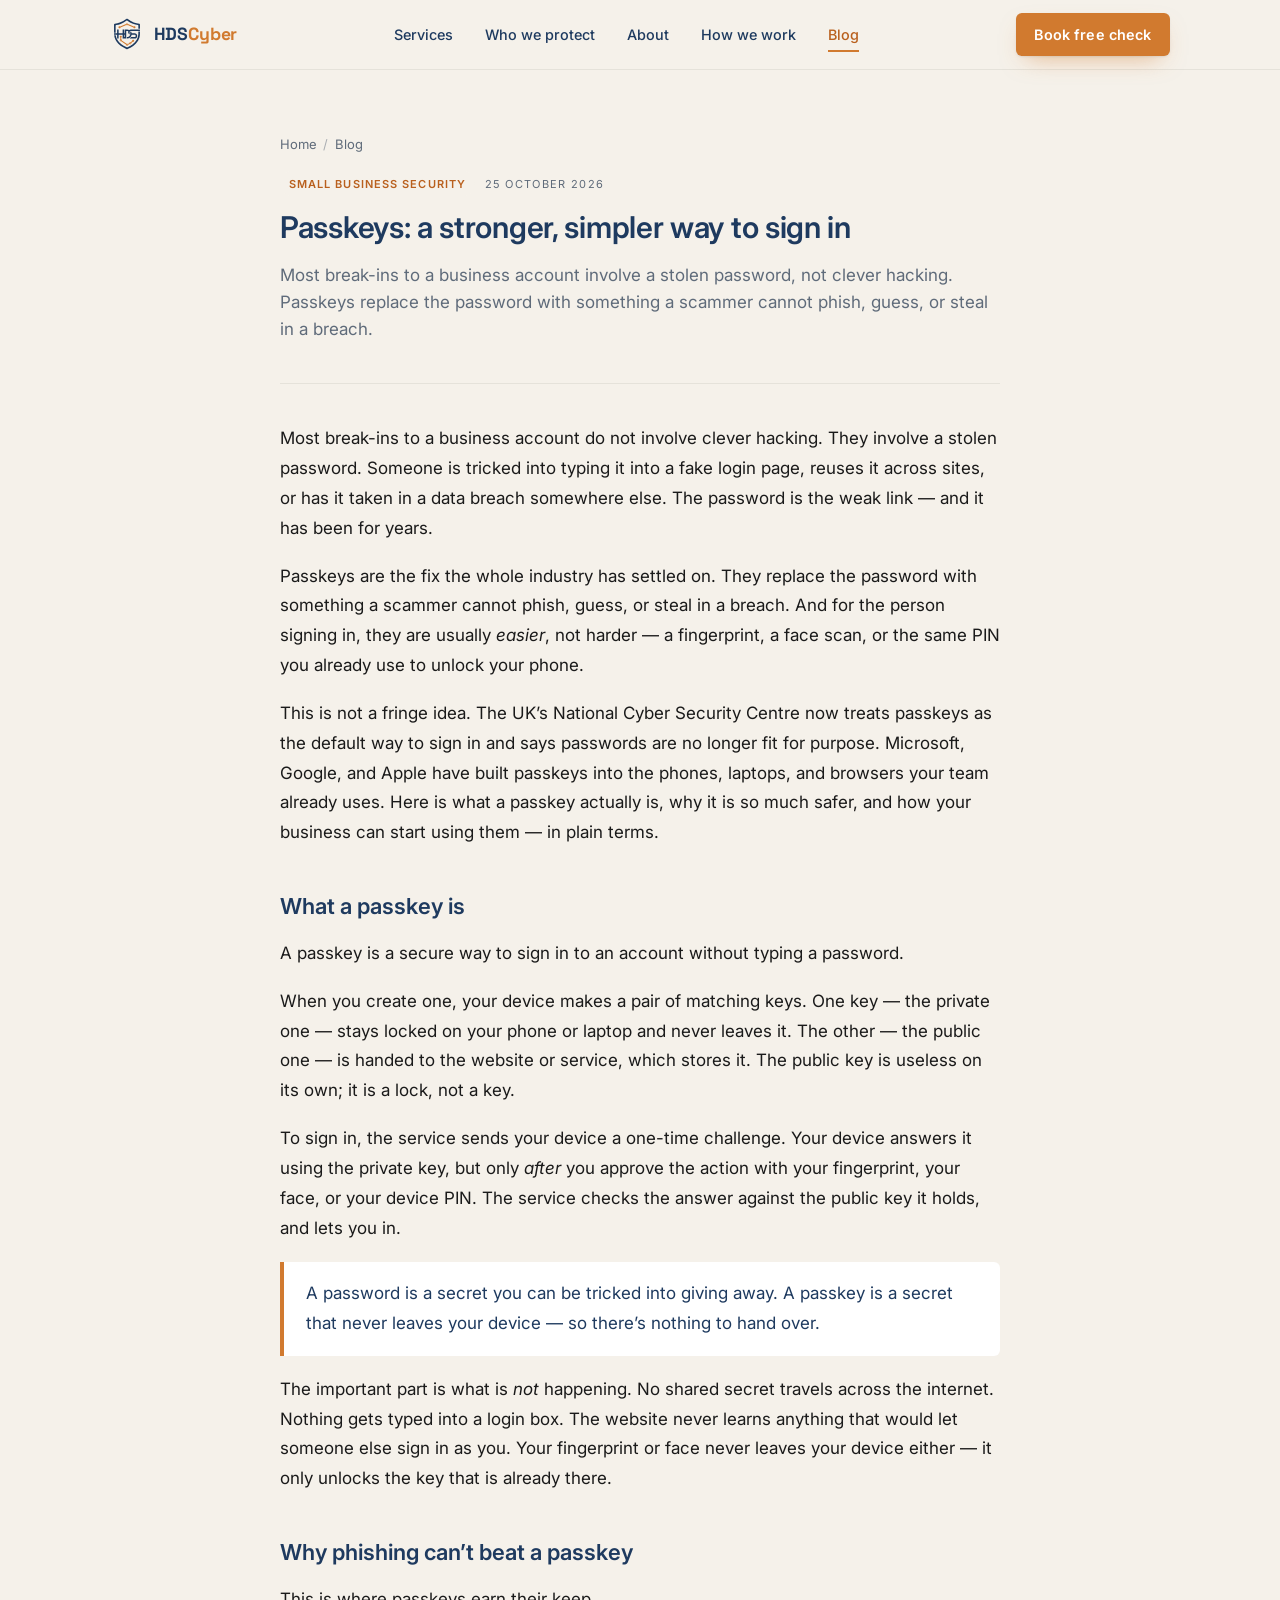
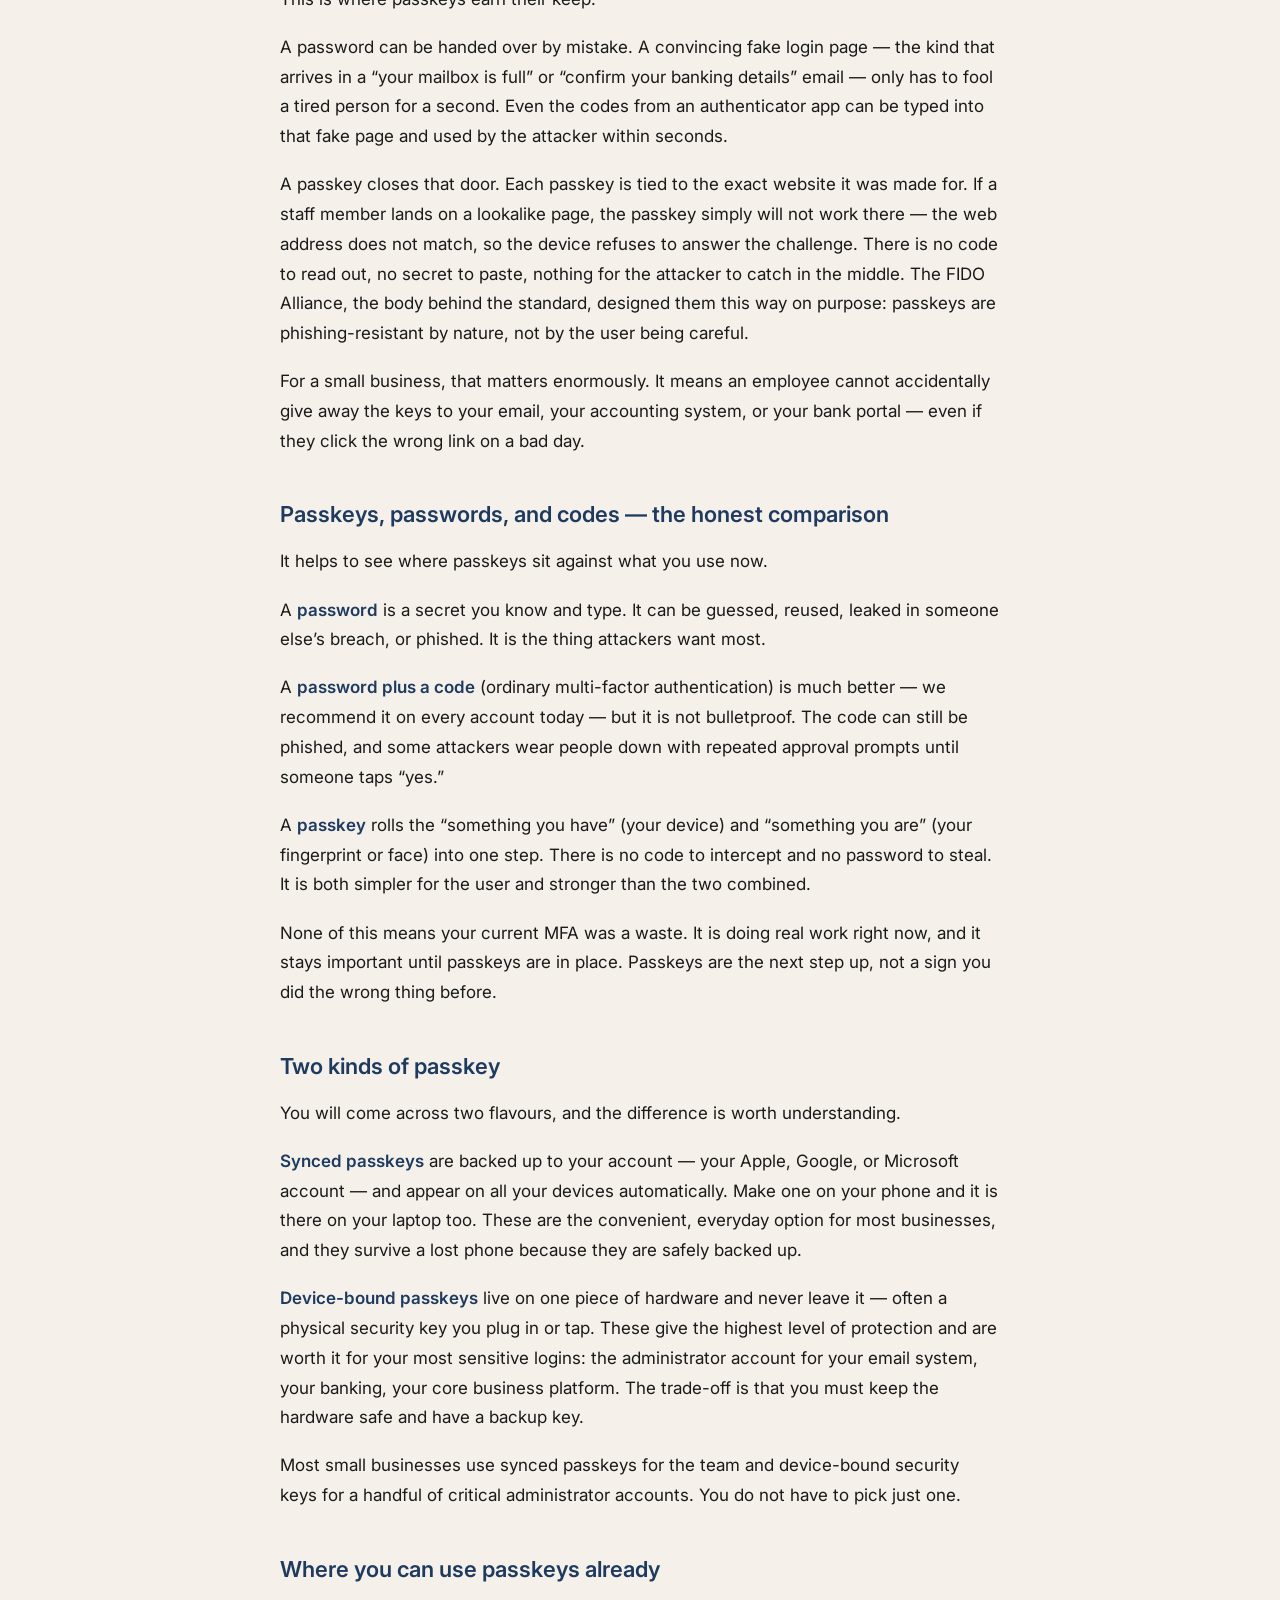
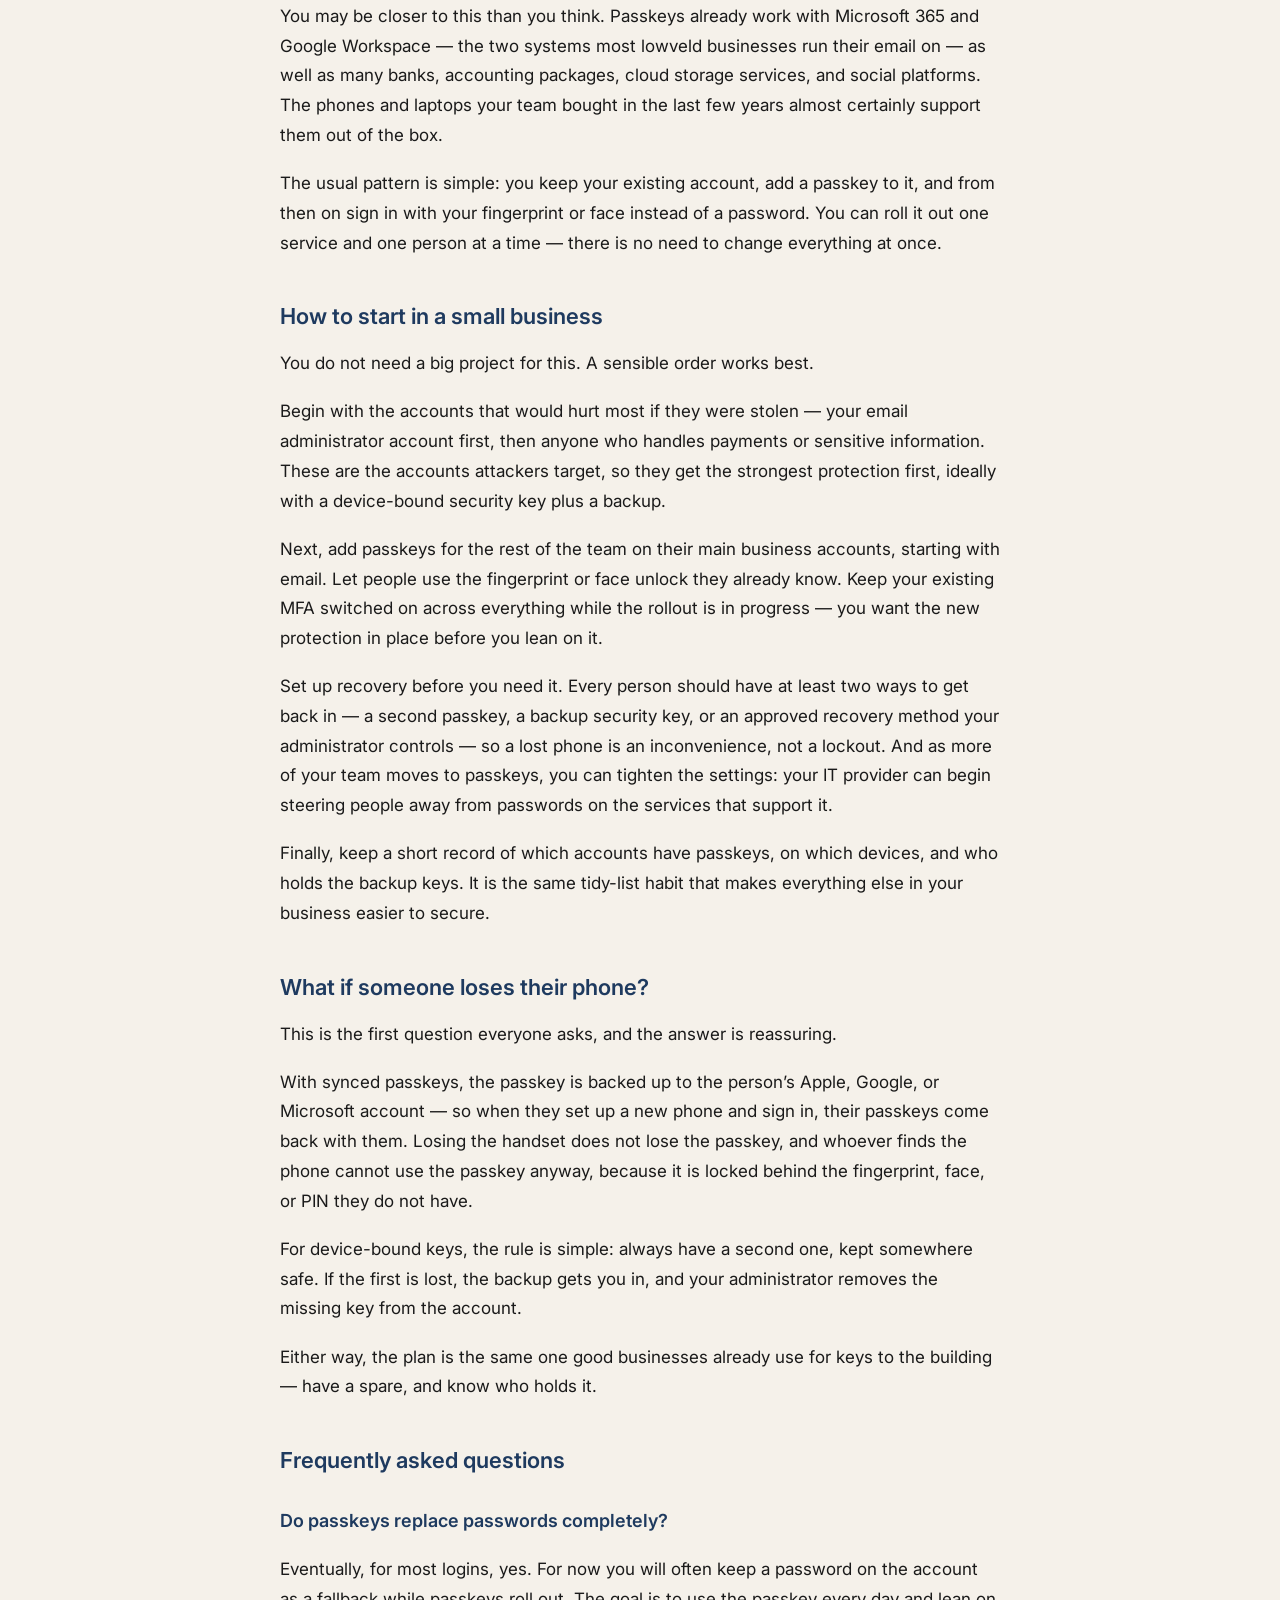
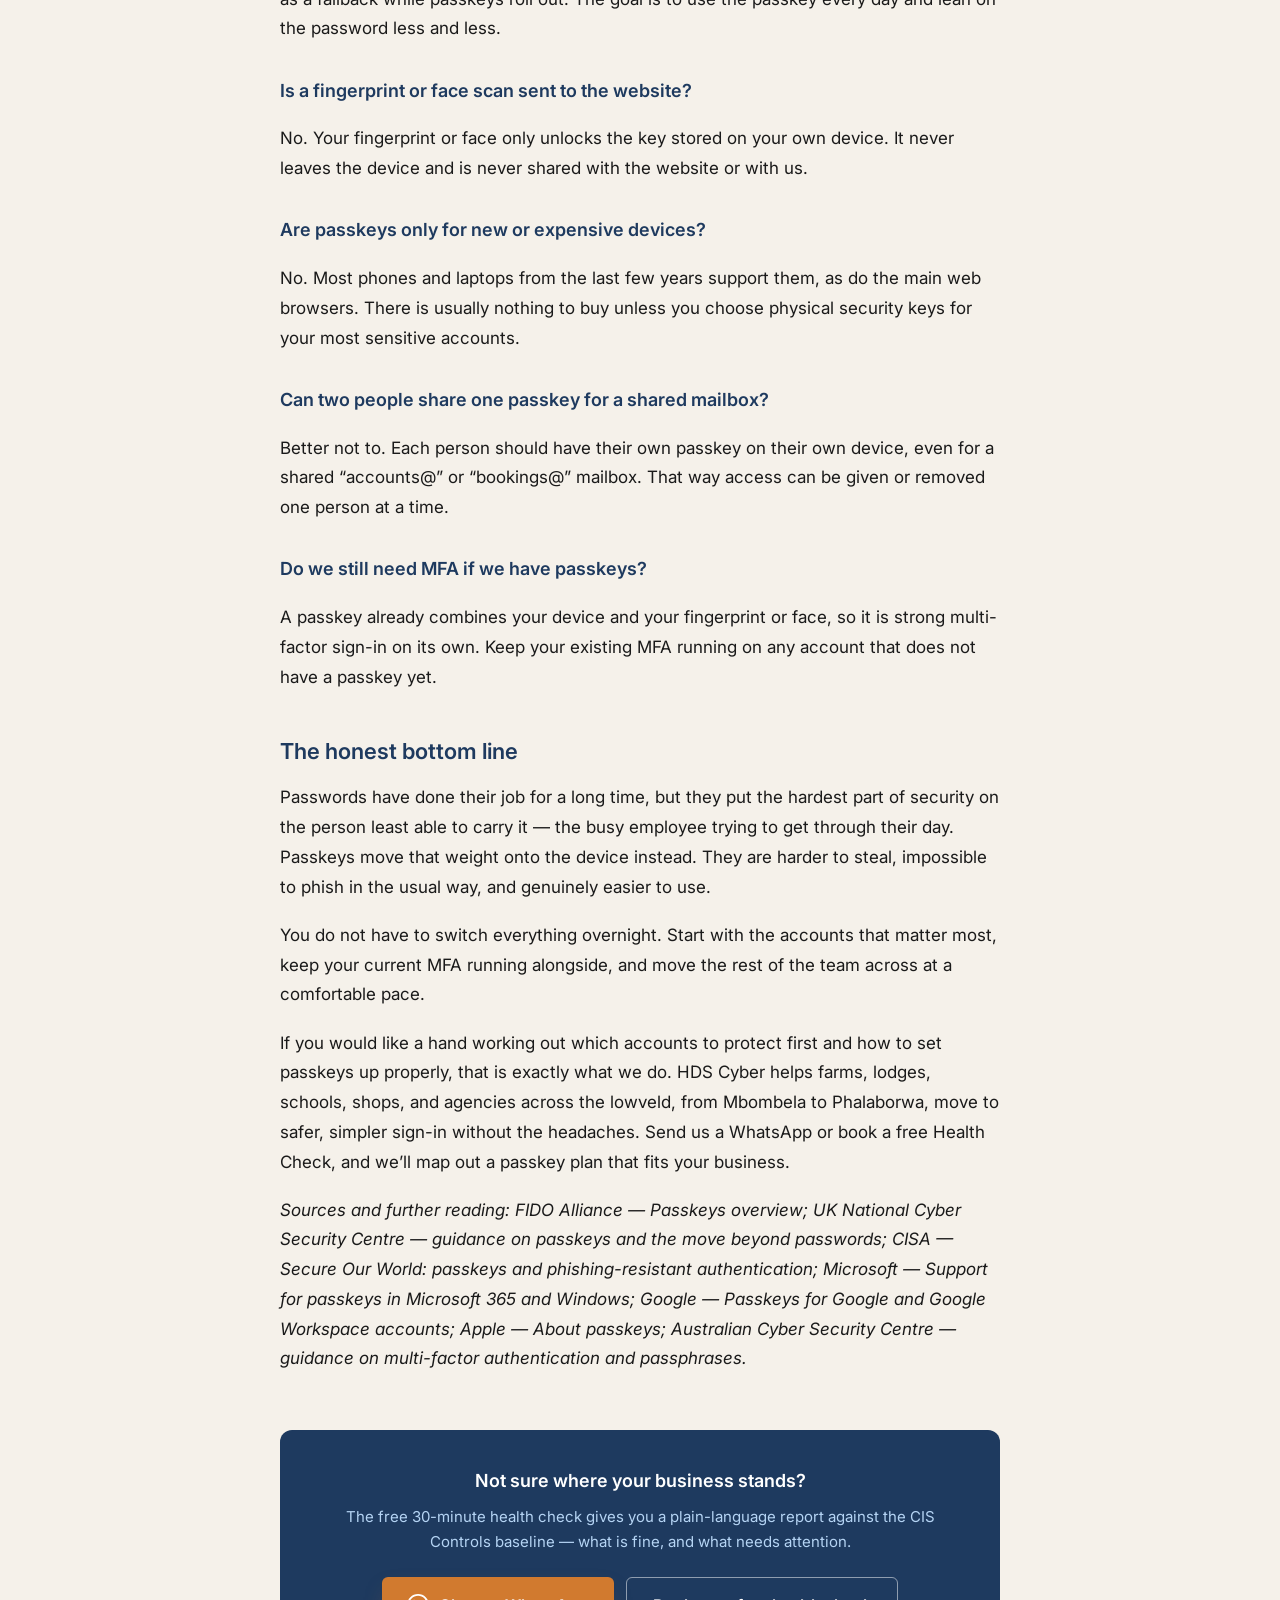
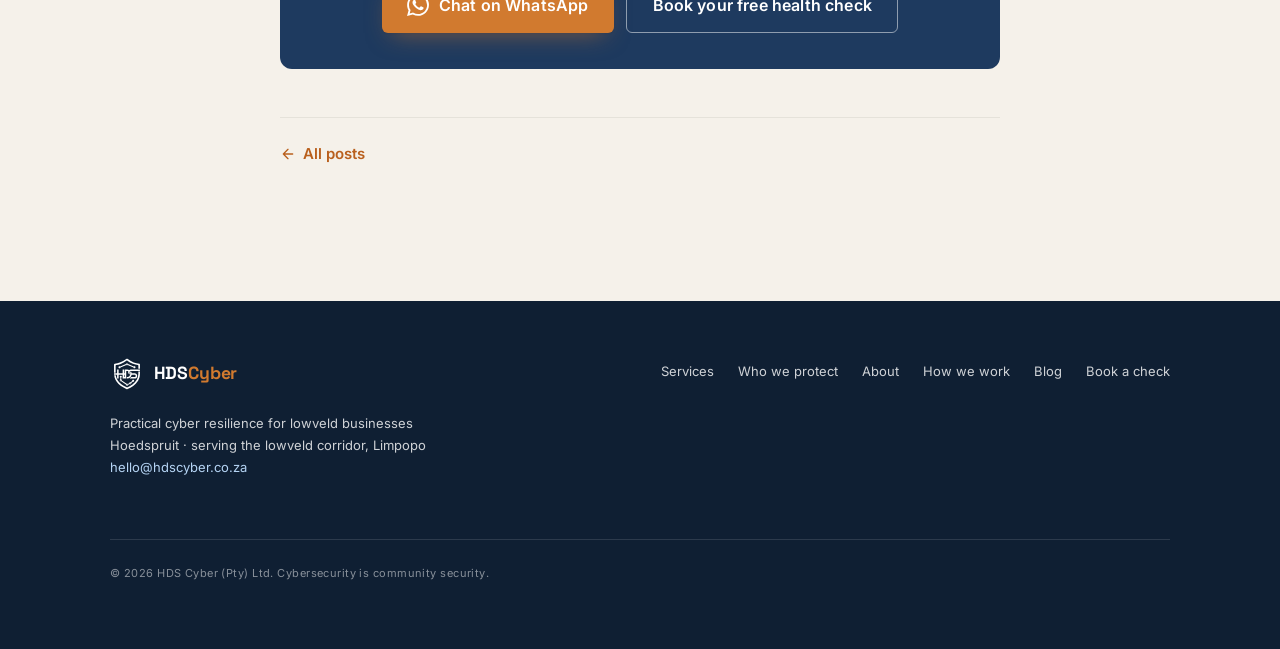
<file: blog/passkeys-for-small-business.html>
<!DOCTYPE html>
<html lang="en">
<head>
  <meta charset="UTF-8">
  <meta name="viewport" content="width=device-width, initial-scale=1">

  <!-- Google tag (gtag.js) -->
  <script async src="https://www.googletagmanager.com/gtag/js?id=G-XVRPDK1384"></script>
  <script>
    window.dataLayer = window.dataLayer || [];
    function gtag(){dataLayer.push(arguments);}
    gtag('js', new Date());

    gtag('config', 'G-XVRPDK1384');
  </script>

  <!-- Meta Pixel Code -->
  <script>
  !function(f,b,e,v,n,t,s)
  {if(f.fbq)return;n=f.fbq=function(){n.callMethod?
  n.callMethod.apply(n,arguments):n.queue.push(arguments)};
  if(!f._fbq)f._fbq=n;n.push=n;n.loaded=!0;n.version='2.0';
  n.queue=[];t=b.createElement(e);t.async=!0;
  t.src=v;s=b.getElementsByTagName(e)[0];
  s.parentNode.insertBefore(t,s)}(window, document,'script',
  'https://connect.facebook.net/en_US/fbevents.js');
  fbq('init', '1473008585027549');
  fbq('track', 'PageView');
  </script>
  <noscript><img height="1" width="1" style="display:none"
  src="https://www.facebook.com/tr?id=1473008585027549&ev=PageView&noscript=1"
  /></noscript>
  <!-- End Meta Pixel Code -->

  <title>Passkeys: A Stronger, Simpler Way to Sign In — HDS Cyber</title>

  <meta name="description" content="Passkeys replace passwords with something phishing can't steal. Here's what a passkey is, how it works, and how your business can start using them, in plain terms.">

  <meta property="og:title" content="Passkeys: A Stronger, Simpler Way to Sign In">
  <meta property="og:description" content="Passkeys replace passwords with something phishing can't steal. Here's what a passkey is, how it works, and how your business can start using them, in plain terms.">
  <meta property="og:type" content="article">

  <meta property="og:url" content="https://hdscyber.co.za/blog/passkeys-for-small-business.html">
  <link rel="canonical" href="https://hdscyber.co.za/blog/passkeys-for-small-business.html">

  <link rel="icon" type="image/svg+xml" href="../assets/favicon.svg">
  <link rel="preconnect" href="https://fonts.googleapis.com">
  <link rel="preconnect" href="https://fonts.gstatic.com" crossorigin>
  <link href="https://fonts.googleapis.com/css2?family=Inter:wght@400;500;600;700&family=Space+Grotesk:wght@500;700&display=swap" rel="stylesheet">
  <link rel="stylesheet" href="../assets/site.css">

  <!-- Freshworks CRM tracking (live chat disabled for now via chat='false') -->
  <script src='//fw-cdn.com/16836464/7368855.js' chat='false'></script>
</head>
<body>
  <!-- Navigation -->
  <header class="nav nav--solid" id="nav">
    <div class="nav__inner">
      <a class="brand" href="../index.html" aria-label="HDS Cyber — home">
        <img src="../assets/favicon.svg" alt="" aria-hidden="true">
        <span class="brand__name">HDS<span>Cyber</span></span>
      </a>

      <nav aria-label="Primary">
        <ul class="nav__links" id="navLinks">
          <li><a href="../index.html#services">Services</a></li>
          <li><a href="../index.html#sectors">Who we protect</a></li>
          <li><a href="../index.html#about">About</a></li>
          <li><a href="../index.html#how">How we work</a></li>
          <li><a href="index.html" class="is-active">Blog</a></li>
          <li class="nav__cta-mobile"><a href="mailto:hello@hdscyber.co.za?subject=Book%20my%20free%20Lowveld%20Cyber%20Check"><span class="cta">Book free check</span></a></li>
        </ul>
      </nav>

      <div class="nav__cta">
        <a class="cta" href="mailto:hello@hdscyber.co.za?subject=Book%20my%20free%20Lowveld%20Cyber%20Check">Book free check</a>
      </div>

      <button class="nav__toggle" id="navToggle" aria-label="Toggle menu" aria-expanded="false" aria-controls="navLinks">
        <svg class="icon-open" viewBox="0 0 24 24" fill="none" stroke="currentColor" stroke-width="2" stroke-linecap="round"><path d="M3 6h18M3 12h18M3 18h18"/></svg>
        <svg class="icon-close" viewBox="0 0 24 24" fill="none" stroke="currentColor" stroke-width="2" stroke-linecap="round"><path d="M6 6l12 12M18 6L6 18"/></svg>
      </button>
    </div>
  </header>

  <main class="subpage" id="top">
    <section class="section" style="padding-top:0;">
      <div class="wrap">
        <article class="post">

          <p class="breadcrumb">
            <a href="../index.html">Home</a><span>/</span><a href="index.html">Blog</a>
          </p>

          <header>
            <p class="post__meta">
              <span class="tag">Small business security</span>
              <time datetime="2026-10-25">25 October 2026</time>
            </p>

            <h1 class="post__title">Passkeys: a stronger, simpler way to sign in</h1>

            <p class="post__standfirst">Most break-ins to a business account involve a stolen password, not clever hacking. Passkeys replace the password with something a scammer cannot phish, guess, or steal in a breach.</p>
          </header>

          <hr class="post__rule">

          <div class="post__body">

            <p>Most break-ins to a business account do not involve clever hacking. They involve a stolen password. Someone is tricked into typing it into a fake login page, reuses it across sites, or has it taken in a data breach somewhere else. The password is the weak link &mdash; and it has been for years.</p>

            <p>Passkeys are the fix the whole industry has settled on. They replace the password with something a scammer cannot phish, guess, or steal in a breach. And for the person signing in, they are usually <em>easier</em>, not harder &mdash; a fingerprint, a face scan, or the same PIN you already use to unlock your phone.</p>

            <p>This is not a fringe idea. The UK&rsquo;s National Cyber Security Centre now treats passkeys as the default way to sign in and says passwords are no longer fit for purpose. Microsoft, Google, and Apple have built passkeys into the phones, laptops, and browsers your team already uses. Here is what a passkey actually is, why it is so much safer, and how your business can start using them &mdash; in plain terms.</p>

            <h2>What a passkey is</h2>

            <p>A passkey is a secure way to sign in to an account without typing a password.</p>

            <p>When you create one, your device makes a pair of matching keys. One key &mdash; the private one &mdash; stays locked on your phone or laptop and never leaves it. The other &mdash; the public one &mdash; is handed to the website or service, which stores it. The public key is useless on its own; it is a lock, not a key.</p>

            <p>To sign in, the service sends your device a one-time challenge. Your device answers it using the private key, but only <em>after</em> you approve the action with your fingerprint, your face, or your device PIN. The service checks the answer against the public key it holds, and lets you in.</p>

            <blockquote>
              <p>A password is a secret you can be tricked into giving away. A passkey is a secret that never leaves your device &mdash; so there&rsquo;s nothing to hand over.</p>
            </blockquote>

            <p>The important part is what is <em>not</em> happening. No shared secret travels across the internet. Nothing gets typed into a login box. The website never learns anything that would let someone else sign in as you. Your fingerprint or face never leaves your device either &mdash; it only unlocks the key that is already there.</p>

            <h2>Why phishing can&rsquo;t beat a passkey</h2>

            <p>This is where passkeys earn their keep.</p>

            <p>A password can be handed over by mistake. A convincing fake login page &mdash; the kind that arrives in a &ldquo;your mailbox is full&rdquo; or &ldquo;confirm your banking details&rdquo; email &mdash; only has to fool a tired person for a second. Even the codes from an authenticator app can be typed into that fake page and used by the attacker within seconds.</p>

            <p>A passkey closes that door. Each passkey is tied to the exact website it was made for. If a staff member lands on a lookalike page, the passkey simply will not work there &mdash; the web address does not match, so the device refuses to answer the challenge. There is no code to read out, no secret to paste, nothing for the attacker to catch in the middle. The FIDO Alliance, the body behind the standard, designed them this way on purpose: passkeys are phishing-resistant by nature, not by the user being careful.</p>

            <p>For a small business, that matters enormously. It means an employee cannot accidentally give away the keys to your email, your accounting system, or your bank portal &mdash; even if they click the wrong link on a bad day.</p>

            <h2>Passkeys, passwords, and codes &mdash; the honest comparison</h2>

            <p>It helps to see where passkeys sit against what you use now.</p>

            <p>A <strong>password</strong> is a secret you know and type. It can be guessed, reused, leaked in someone else&rsquo;s breach, or phished. It is the thing attackers want most.</p>

            <p>A <strong>password plus a code</strong> (ordinary multi-factor authentication) is much better &mdash; we recommend it on every account today &mdash; but it is not bulletproof. The code can still be phished, and some attackers wear people down with repeated approval prompts until someone taps &ldquo;yes.&rdquo;</p>

            <p>A <strong>passkey</strong> rolls the &ldquo;something you have&rdquo; (your device) and &ldquo;something you are&rdquo; (your fingerprint or face) into one step. There is no code to intercept and no password to steal. It is both simpler for the user and stronger than the two combined.</p>

            <p>None of this means your current MFA was a waste. It is doing real work right now, and it stays important until passkeys are in place. Passkeys are the next step up, not a sign you did the wrong thing before.</p>

            <h2>Two kinds of passkey</h2>

            <p>You will come across two flavours, and the difference is worth understanding.</p>

            <p><strong>Synced passkeys</strong> are backed up to your account &mdash; your Apple, Google, or Microsoft account &mdash; and appear on all your devices automatically. Make one on your phone and it is there on your laptop too. These are the convenient, everyday option for most businesses, and they survive a lost phone because they are safely backed up.</p>

            <p><strong>Device-bound passkeys</strong> live on one piece of hardware and never leave it &mdash; often a physical security key you plug in or tap. These give the highest level of protection and are worth it for your most sensitive logins: the administrator account for your email system, your banking, your core business platform. The trade-off is that you must keep the hardware safe and have a backup key.</p>

            <p>Most small businesses use synced passkeys for the team and device-bound security keys for a handful of critical administrator accounts. You do not have to pick just one.</p>

            <h2>Where you can use passkeys already</h2>

            <p>You may be closer to this than you think. Passkeys already work with Microsoft 365 and Google Workspace &mdash; the two systems most lowveld businesses run their email on &mdash; as well as many banks, accounting packages, cloud storage services, and social platforms. The phones and laptops your team bought in the last few years almost certainly support them out of the box.</p>

            <p>The usual pattern is simple: you keep your existing account, add a passkey to it, and from then on sign in with your fingerprint or face instead of a password. You can roll it out one service and one person at a time &mdash; there is no need to change everything at once.</p>

            <h2>How to start in a small business</h2>

            <p>You do not need a big project for this. A sensible order works best.</p>

            <p>Begin with the accounts that would hurt most if they were stolen &mdash; your email administrator account first, then anyone who handles payments or sensitive information. These are the accounts attackers target, so they get the strongest protection first, ideally with a device-bound security key plus a backup.</p>

            <p>Next, add passkeys for the rest of the team on their main business accounts, starting with email. Let people use the fingerprint or face unlock they already know. Keep your existing MFA switched on across everything while the rollout is in progress &mdash; you want the new protection in place before you lean on it.</p>

            <p>Set up recovery before you need it. Every person should have at least two ways to get back in &mdash; a second passkey, a backup security key, or an approved recovery method your administrator controls &mdash; so a lost phone is an inconvenience, not a lockout. And as more of your team moves to passkeys, you can tighten the settings: your IT provider can begin steering people away from passwords on the services that support it.</p>

            <p>Finally, keep a short record of which accounts have passkeys, on which devices, and who holds the backup keys. It is the same tidy-list habit that makes everything else in your business easier to secure.</p>

            <h2>What if someone loses their phone?</h2>

            <p>This is the first question everyone asks, and the answer is reassuring.</p>

            <p>With synced passkeys, the passkey is backed up to the person&rsquo;s Apple, Google, or Microsoft account &mdash; so when they set up a new phone and sign in, their passkeys come back with them. Losing the handset does not lose the passkey, and whoever finds the phone cannot use the passkey anyway, because it is locked behind the fingerprint, face, or PIN they do not have.</p>

            <p>For device-bound keys, the rule is simple: always have a second one, kept somewhere safe. If the first is lost, the backup gets you in, and your administrator removes the missing key from the account.</p>

            <p>Either way, the plan is the same one good businesses already use for keys to the building &mdash; have a spare, and know who holds it.</p>

            <h2>Frequently asked questions</h2>

            <h3>Do passkeys replace passwords completely?</h3>

            <p>Eventually, for most logins, yes. For now you will often keep a password on the account as a fallback while passkeys roll out. The goal is to use the passkey every day and lean on the password less and less.</p>

            <h3>Is a fingerprint or face scan sent to the website?</h3>

            <p>No. Your fingerprint or face only unlocks the key stored on your own device. It never leaves the device and is never shared with the website or with us.</p>

            <h3>Are passkeys only for new or expensive devices?</h3>

            <p>No. Most phones and laptops from the last few years support them, as do the main web browsers. There is usually nothing to buy unless you choose physical security keys for your most sensitive accounts.</p>

            <h3>Can two people share one passkey for a shared mailbox?</h3>

            <p>Better not to. Each person should have their own passkey on their own device, even for a shared &ldquo;accounts@&rdquo; or &ldquo;bookings@&rdquo; mailbox. That way access can be given or removed one person at a time.</p>

            <h3>Do we still need MFA if we have passkeys?</h3>

            <p>A passkey already combines your device and your fingerprint or face, so it is strong multi-factor sign-in on its own. Keep your existing MFA running on any account that does not have a passkey yet.</p>

            <h2>The honest bottom line</h2>

            <p>Passwords have done their job for a long time, but they put the hardest part of security on the person least able to carry it &mdash; the busy employee trying to get through their day. Passkeys move that weight onto the device instead. They are harder to steal, impossible to phish in the usual way, and genuinely easier to use.</p>

            <p>You do not have to switch everything overnight. Start with the accounts that matter most, keep your current MFA running alongside, and move the rest of the team across at a comfortable pace.</p>

            <p>If you would like a hand working out which accounts to protect first and how to set passkeys up properly, that is exactly what we do. HDS Cyber helps farms, lodges, schools, shops, and agencies across the lowveld, from Mbombela to Phalaborwa, move to safer, simpler sign-in without the headaches. Send us a WhatsApp or book a free Health Check, and we&rsquo;ll map out a passkey plan that fits your business.</p>

            <p><em>Sources and further reading: FIDO Alliance &mdash; Passkeys overview; UK National Cyber Security Centre &mdash; guidance on passkeys and the move beyond passwords; CISA &mdash; Secure Our World: passkeys and phishing-resistant authentication; Microsoft &mdash; Support for passkeys in Microsoft 365 and Windows; Google &mdash; Passkeys for Google and Google Workspace accounts; Apple &mdash; About passkeys; Australian Cyber Security Centre &mdash; guidance on multi-factor authentication and passphrases.</em></p>

          </div>
          <!-- end post body -->

          <!-- Closing call to action — the same on every post, no edit needed -->
          <aside class="post-cta">
            <h2 class="post-cta__title">Not sure where your business stands?</h2>
            <p class="post-cta__text">The free 30-minute health check gives you a plain-language report against the CIS Controls baseline &mdash; what is fine, and what needs attention.</p>
            <div class="post-cta__actions">
              <a class="cta cta--whatsapp" data-whatsapp-placeholder href="https://wa.me/27XXXXXXXXX?text=Hi%20HDS%20Cyber%2C%20I%27d%20like%20to%20book%20my%20free%20Lowveld%20Cyber%20Check." aria-label="Chat to HDS Cyber on WhatsApp">
                <svg viewBox="0 0 24 24" fill="currentColor" aria-hidden="true"><path d="M17.472 14.382c-.297-.149-1.758-.867-2.03-.967-.273-.099-.471-.148-.67.15-.197.297-.767.966-.94 1.164-.173.199-.347.223-.644.075-.297-.15-1.255-.463-2.39-1.475-.883-.788-1.48-1.761-1.653-2.059-.173-.297-.018-.458.13-.606.134-.133.298-.347.446-.52.149-.174.198-.298.298-.497.099-.198.05-.371-.025-.52-.075-.149-.669-1.612-.916-2.207-.242-.579-.487-.501-.669-.51l-.57-.01c-.198 0-.52.074-.792.372-.272.297-1.04 1.016-1.04 2.479 0 1.462 1.065 2.875 1.213 3.074.149.198 2.096 3.2 5.077 4.487.709.306 1.262.489 1.694.625.712.227 1.36.195 1.872.118.571-.085 1.758-.719 2.006-1.413.247-.694.247-1.289.173-1.413-.074-.124-.272-.198-.57-.347m-5.421 7.403h-.004a9.87 9.87 0 01-5.031-1.378l-.361-.214-3.741.982.998-3.648-.235-.374a9.86 9.86 0 01-1.51-5.26c.001-5.45 4.436-9.884 9.888-9.884 2.64 0 5.122 1.03 6.988 2.898a9.825 9.825 0 012.893 6.994c-.003 5.45-4.437 9.884-9.885 9.884m8.413-18.297A11.815 11.815 0 0012.05 0C5.495 0 .16 5.335.157 11.892c0 2.096.547 4.142 1.588 5.945L.057 24l6.305-1.654a11.882 11.882 0 005.683 1.448h.005c6.554 0 11.89-5.335 11.893-11.893a11.821 11.821 0 00-3.48-8.413z"/></svg>
                Chat on WhatsApp
              </a>
              <a class="cta cta--ghost-light" href="mailto:hello@hdscyber.co.za?subject=Book%20my%20free%20Lowveld%20Cyber%20Check">
                Book your free health check
              </a>
            </div>
          </aside>

          <p class="post-foot">
            <a href="index.html">
              <svg viewBox="0 0 24 24" fill="none" stroke="currentColor" stroke-width="2" stroke-linecap="round" stroke-linejoin="round" aria-hidden="true"><path d="M19 12H5M12 19l-7-7 7-7"/></svg>
              All posts
            </a>
          </p>

        </article>
      </div>
    </section>
  </main>

  <!-- Footer -->
  <footer class="footer">
    <div class="wrap footer__inner">
      <div>
        <a class="brand" href="../index.html" aria-label="HDS Cyber — home">
          <img src="../assets/logo-shield-white.svg" alt="" aria-hidden="true">
          <span class="brand__name">HDS<span style="color:var(--copper);">Cyber</span></span>
        </a>
        <p class="footer__meta">
          Practical cyber resilience for lowveld businesses<br>
          Hoedspruit &middot; serving the lowveld corridor, Limpopo<br>
          <a href="mailto:hello@hdscyber.co.za">hello@hdscyber.co.za</a>
        </p>
      </div>

      <nav aria-label="Footer">
        <ul class="footer__links">
          <li><a href="../index.html#services">Services</a></li>
          <li><a href="../index.html#sectors">Who we protect</a></li>
          <li><a href="../index.html#about">About</a></li>
          <li><a href="../index.html#how">How we work</a></li>
          <li><a href="index.html">Blog</a></li>
          <li><a href="../index.html#contact">Book a check</a></li>
        </ul>
      </nav>

      <p class="footer__legal">© <span id="year">2026</span> HDS Cyber (Pty) Ltd. Cybersecurity is community security.</p>
    </div>
  </footer>

  <script src="../assets/site.js" defer></script>
</body>
</html>
</file>
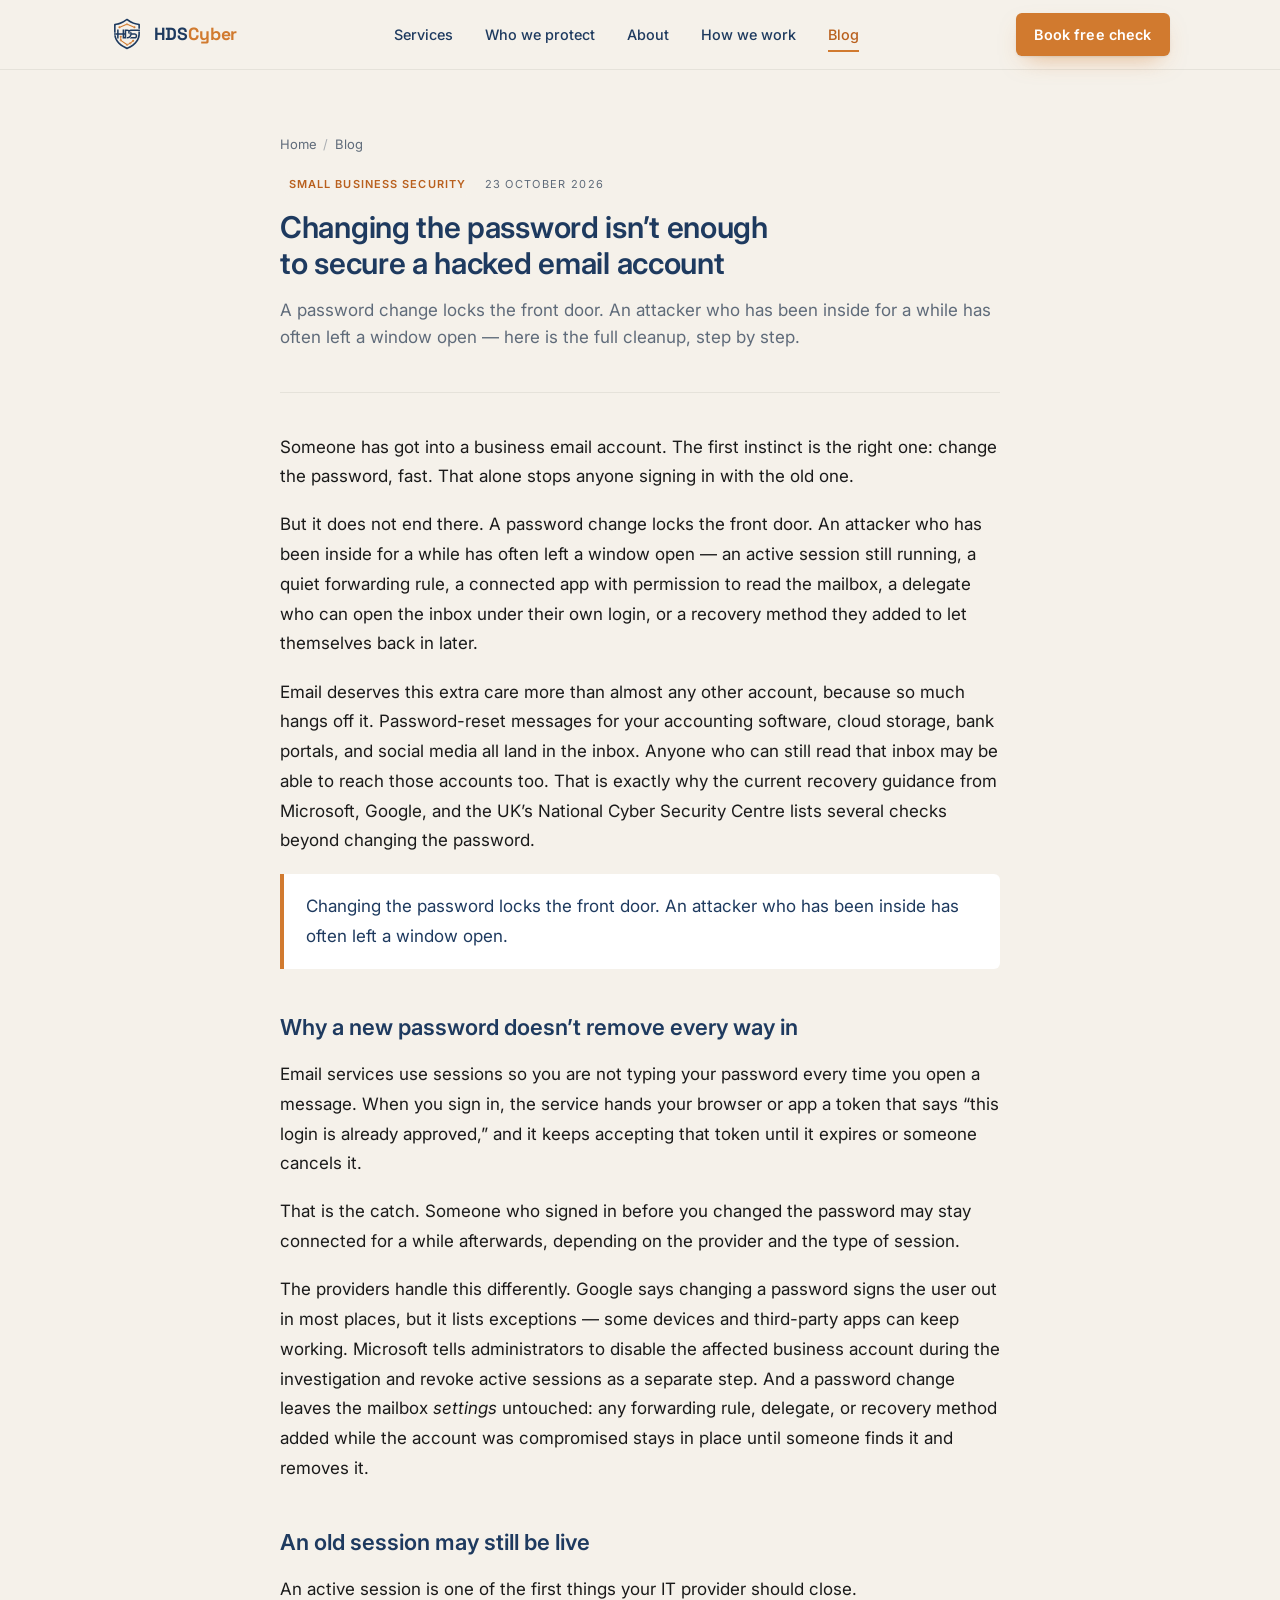
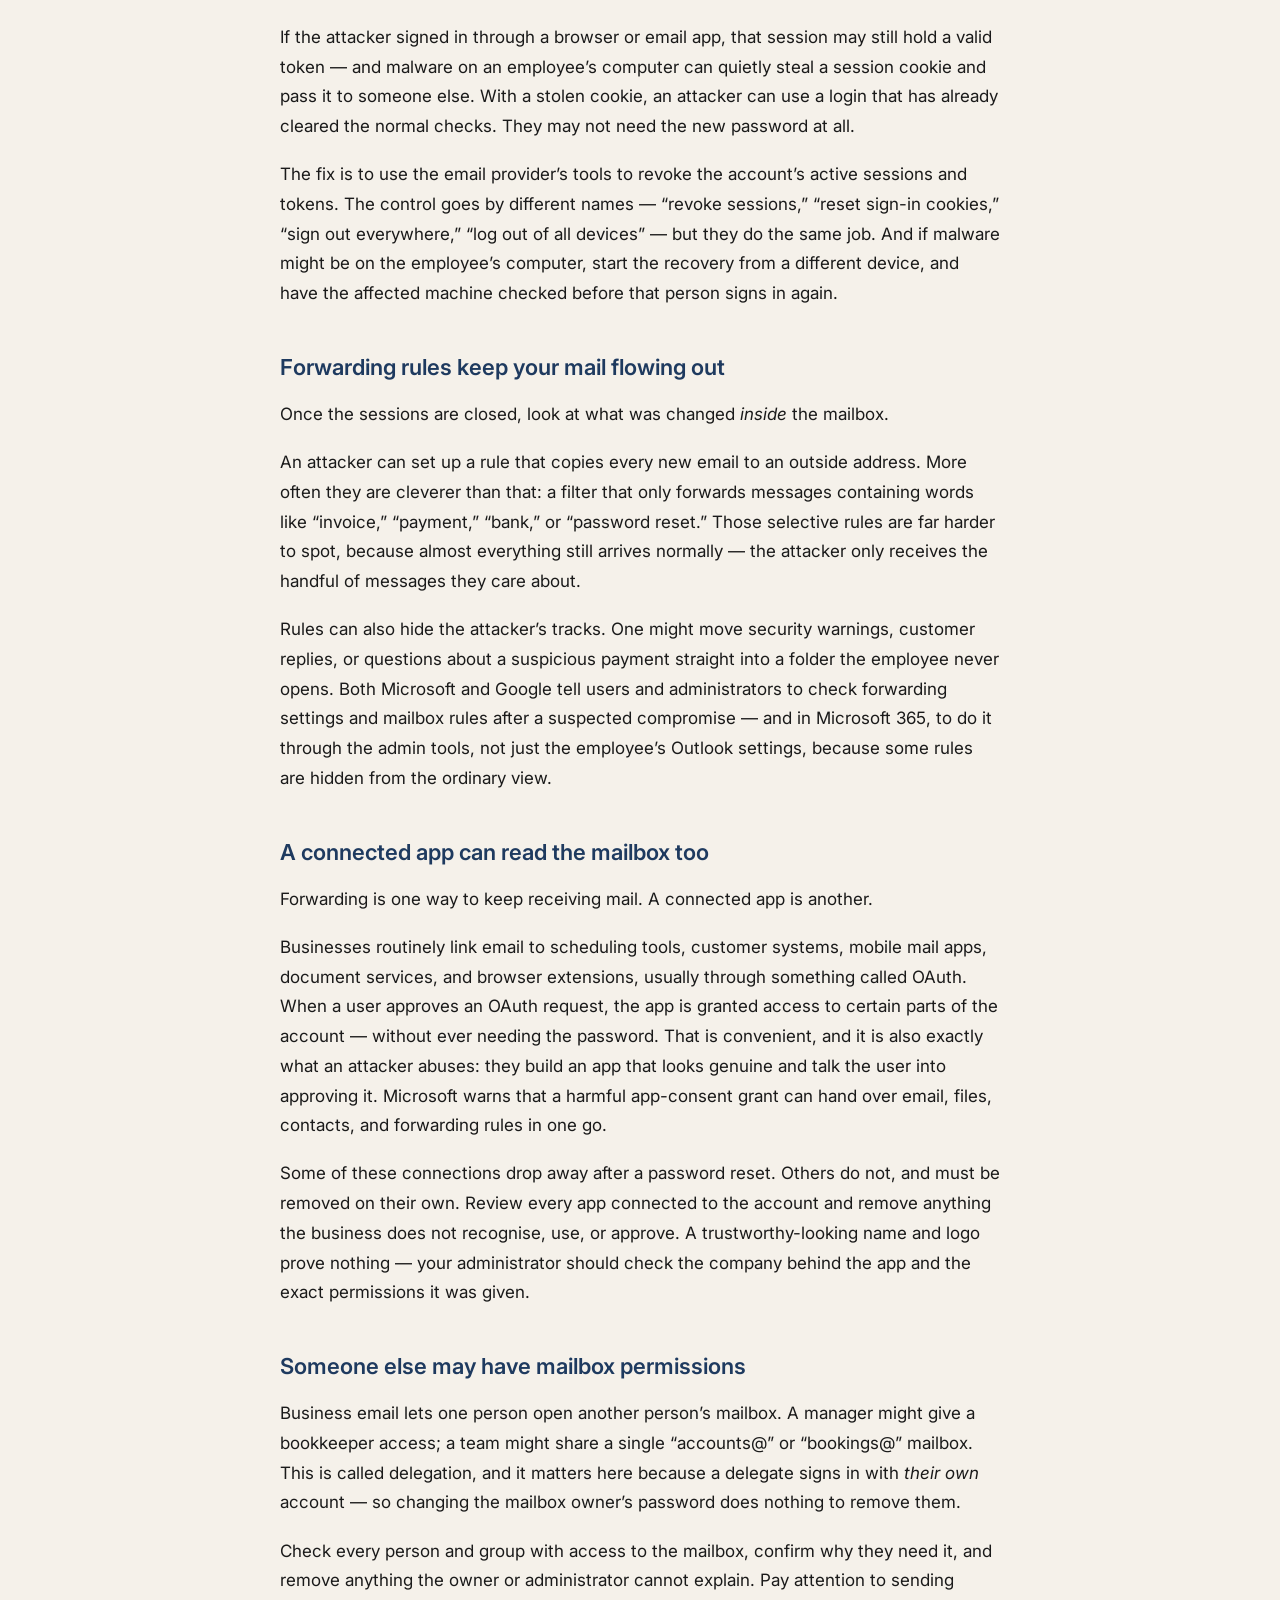
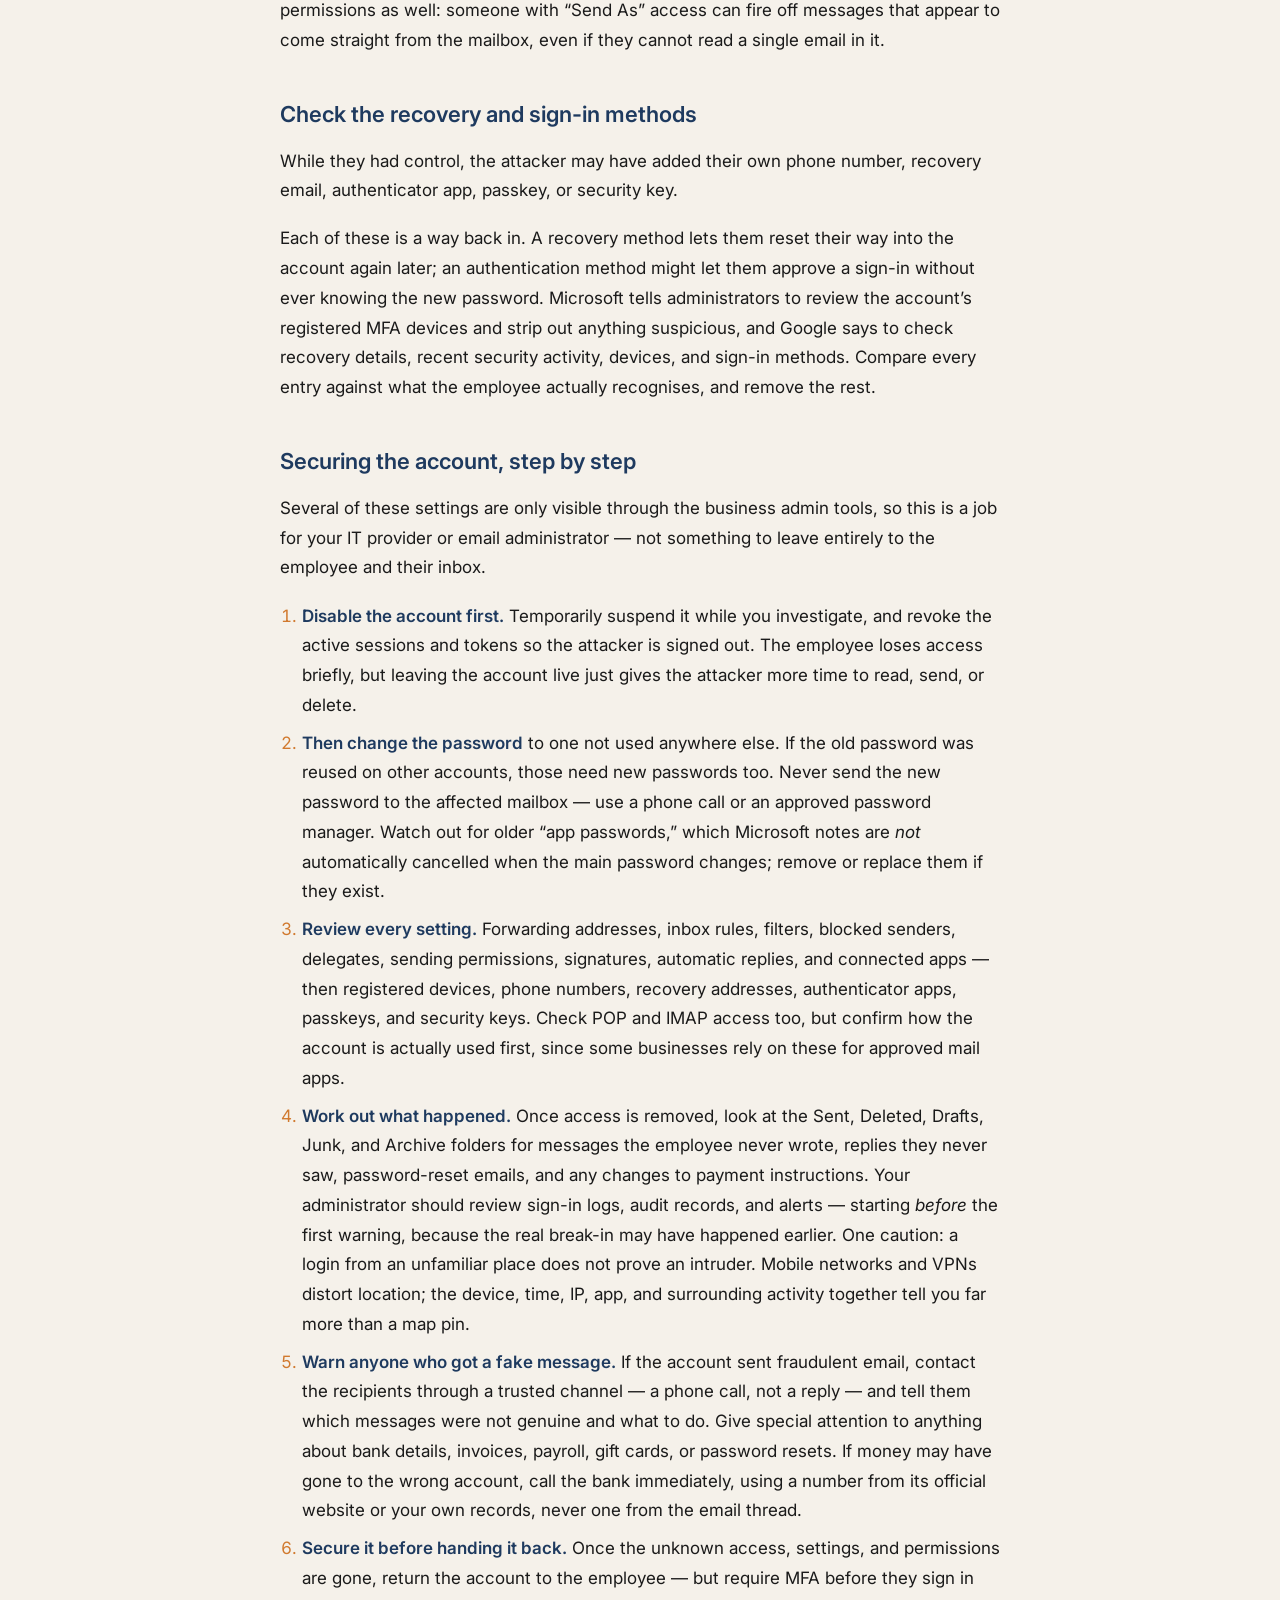
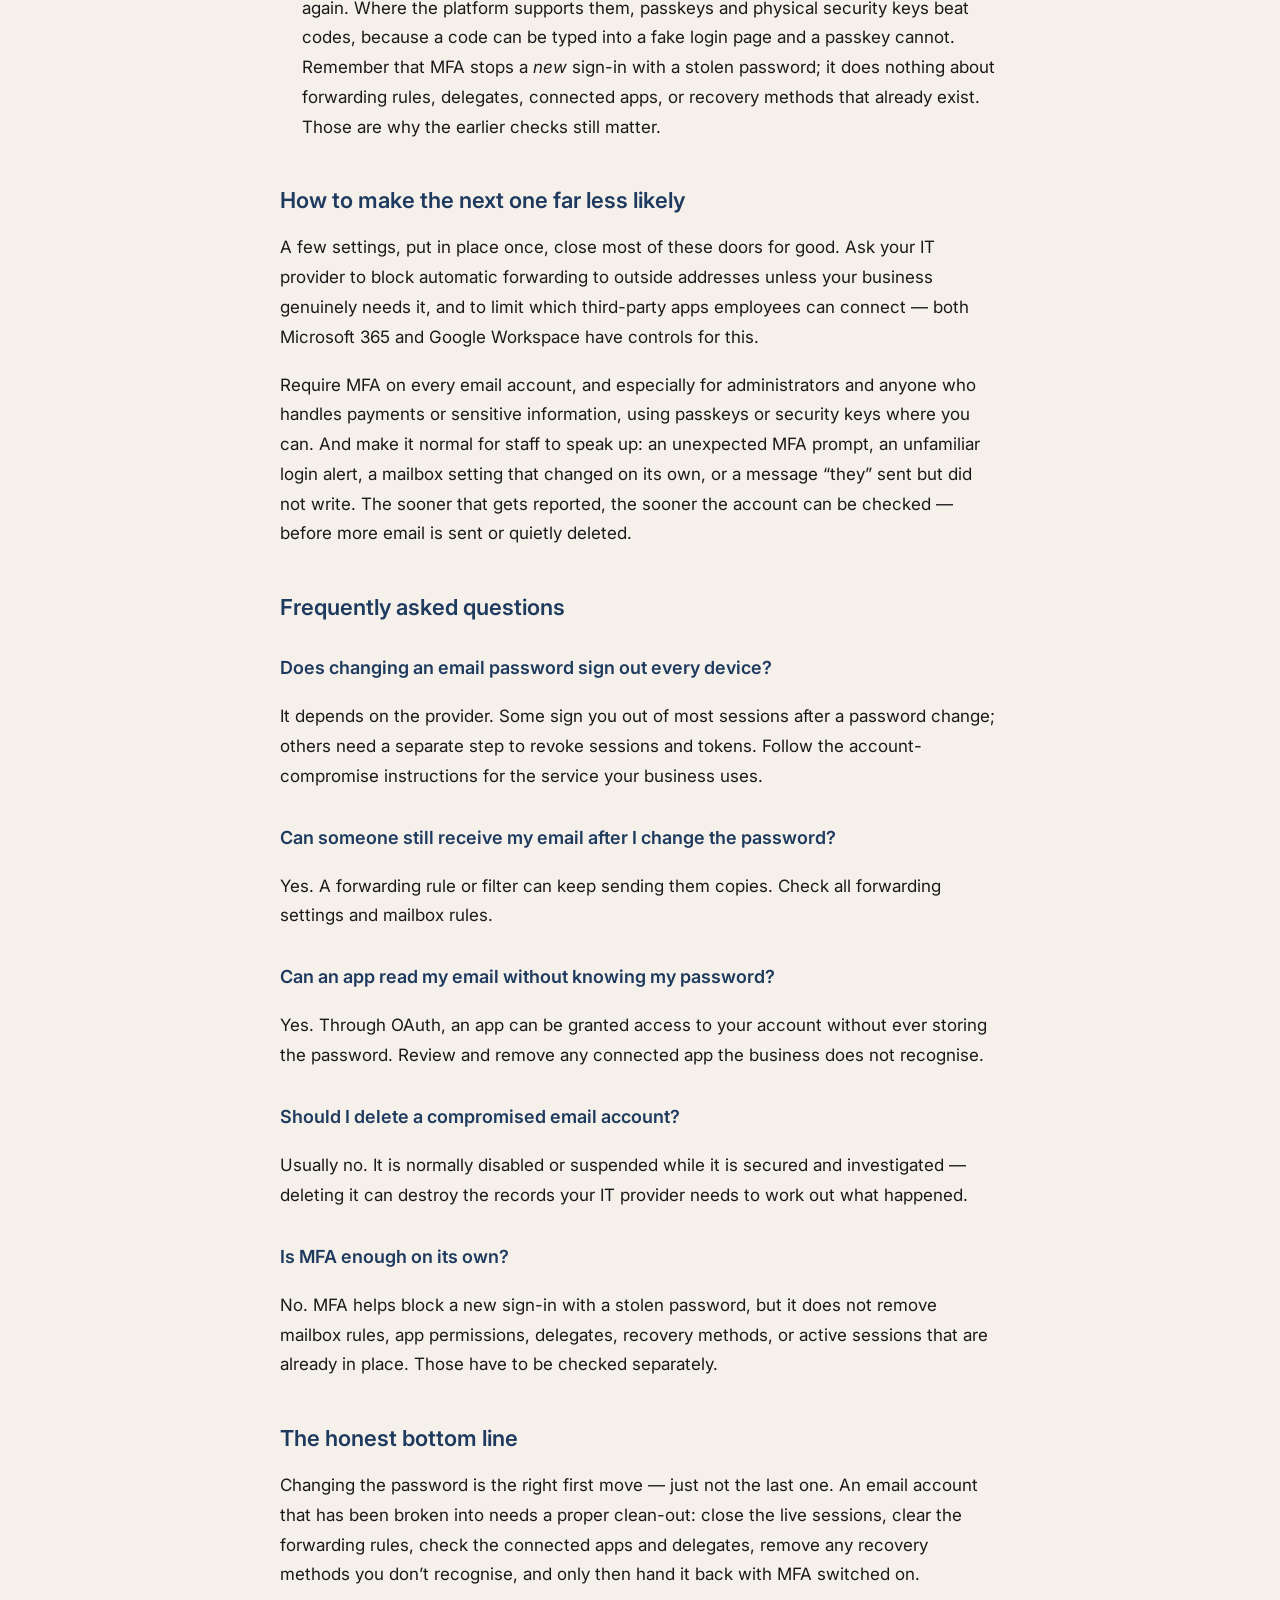
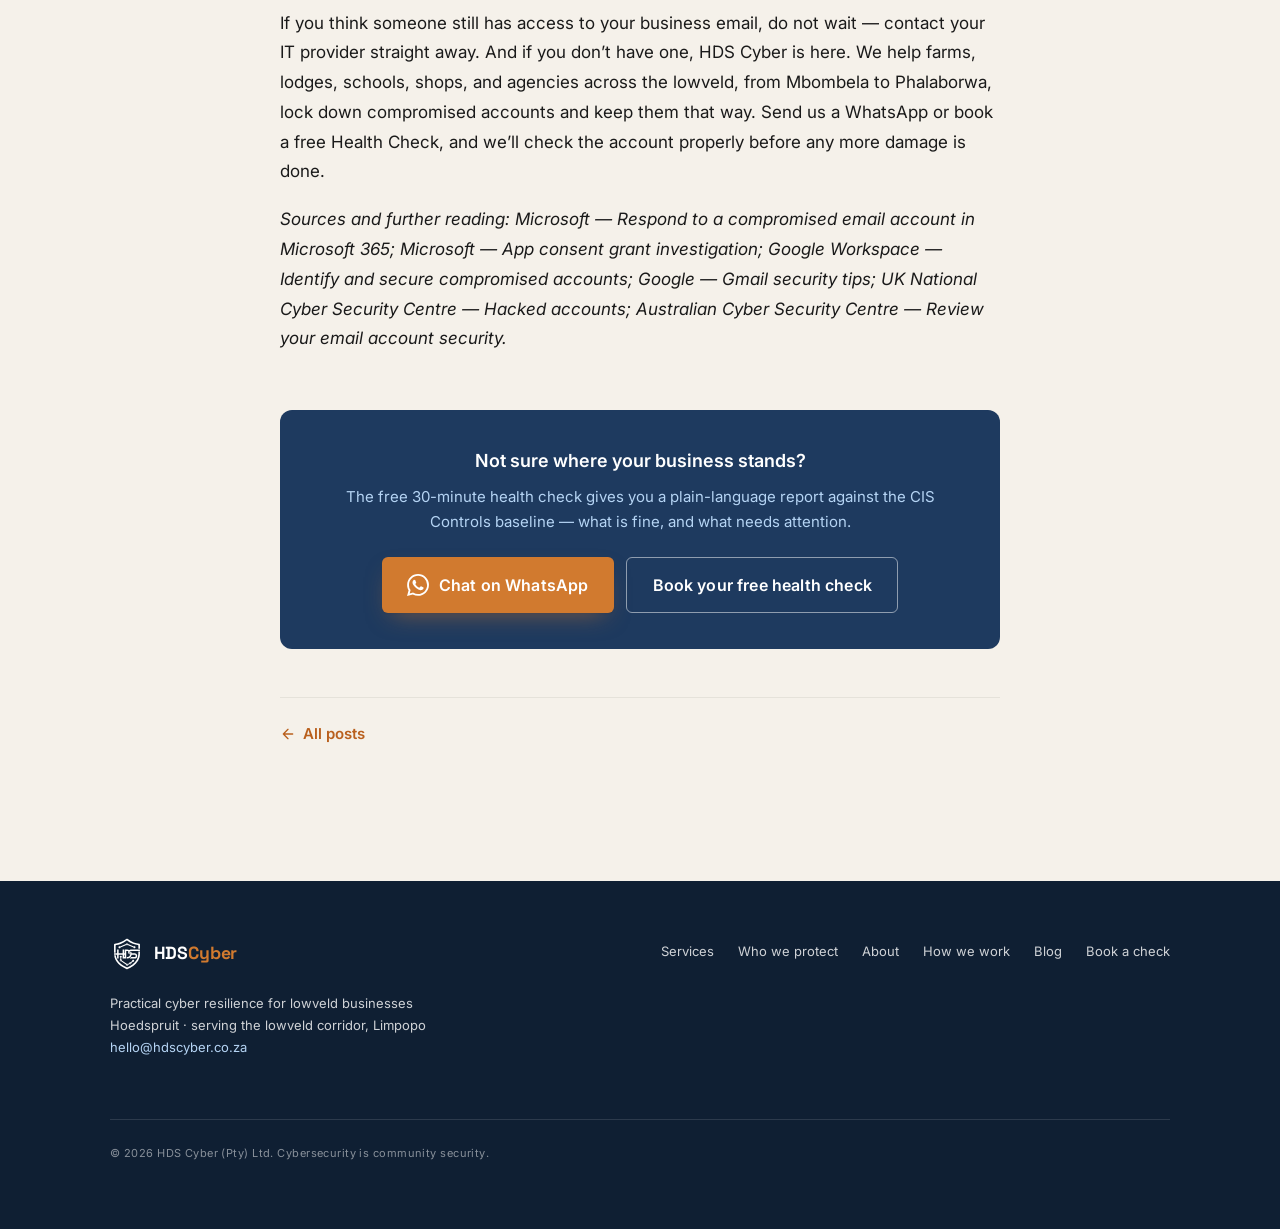
<file: blog/secure-a-hacked-business-email-account.html>
<!DOCTYPE html>
<html lang="en">
<head>
  <meta charset="UTF-8">
  <meta name="viewport" content="width=device-width, initial-scale=1">

  <!-- Google tag (gtag.js) -->
  <script async src="https://www.googletagmanager.com/gtag/js?id=G-XVRPDK1384"></script>
  <script>
    window.dataLayer = window.dataLayer || [];
    function gtag(){dataLayer.push(arguments);}
    gtag('js', new Date());

    gtag('config', 'G-XVRPDK1384');
  </script>

  <!-- Meta Pixel Code -->
  <script>
  !function(f,b,e,v,n,t,s)
  {if(f.fbq)return;n=f.fbq=function(){n.callMethod?
  n.callMethod.apply(n,arguments):n.queue.push(arguments)};
  if(!f._fbq)f._fbq=n;n.push=n;n.loaded=!0;n.version='2.0';
  n.queue=[];t=b.createElement(e);t.async=!0;
  t.src=v;s=b.getElementsByTagName(e)[0];
  s.parentNode.insertBefore(t,s)}(window, document,'script',
  'https://connect.facebook.net/en_US/fbevents.js');
  fbq('init', '1473008585027549');
  fbq('track', 'PageView');
  </script>
  <noscript><img height="1" width="1" style="display:none"
  src="https://www.facebook.com/tr?id=1473008585027549&ev=PageView&noscript=1"
  /></noscript>
  <!-- End Meta Pixel Code -->

  <title>Hacked Email? A New Password Isn&rsquo;t Enough — HDS Cyber</title>

  <meta name="description" content="Changing your password locks out the old login, but a hacked email account can still be read, forwarded or controlled. Here's the full cleanup, step by step.">

  <meta property="og:title" content="Hacked Email? A New Password Isn&rsquo;t Enough">
  <meta property="og:description" content="Changing your password locks out the old login, but a hacked email account can still be read, forwarded or controlled. Here's the full cleanup, step by step.">
  <meta property="og:type" content="article">

  <meta property="og:url" content="https://hdscyber.co.za/blog/secure-a-hacked-business-email-account.html">
  <link rel="canonical" href="https://hdscyber.co.za/blog/secure-a-hacked-business-email-account.html">

  <link rel="icon" type="image/svg+xml" href="../assets/favicon.svg">
  <link rel="preconnect" href="https://fonts.googleapis.com">
  <link rel="preconnect" href="https://fonts.gstatic.com" crossorigin>
  <link href="https://fonts.googleapis.com/css2?family=Inter:wght@400;500;600;700&family=Space+Grotesk:wght@500;700&display=swap" rel="stylesheet">
  <link rel="stylesheet" href="../assets/site.css">

  <!-- Freshworks CRM tracking (live chat disabled for now via chat='false') -->
  <script src='//fw-cdn.com/16836464/7368855.js' chat='false'></script>
</head>
<body>
  <!-- Navigation -->
  <header class="nav nav--solid" id="nav">
    <div class="nav__inner">
      <a class="brand" href="../index.html" aria-label="HDS Cyber — home">
        <img src="../assets/favicon.svg" alt="" aria-hidden="true">
        <span class="brand__name">HDS<span>Cyber</span></span>
      </a>

      <nav aria-label="Primary">
        <ul class="nav__links" id="navLinks">
          <li><a href="../index.html#services">Services</a></li>
          <li><a href="../index.html#sectors">Who we protect</a></li>
          <li><a href="../index.html#about">About</a></li>
          <li><a href="../index.html#how">How we work</a></li>
          <li><a href="index.html" class="is-active">Blog</a></li>
          <li class="nav__cta-mobile"><a href="mailto:hello@hdscyber.co.za?subject=Book%20my%20free%20Lowveld%20Cyber%20Check"><span class="cta">Book free check</span></a></li>
        </ul>
      </nav>

      <div class="nav__cta">
        <a class="cta" href="mailto:hello@hdscyber.co.za?subject=Book%20my%20free%20Lowveld%20Cyber%20Check">Book free check</a>
      </div>

      <button class="nav__toggle" id="navToggle" aria-label="Toggle menu" aria-expanded="false" aria-controls="navLinks">
        <svg class="icon-open" viewBox="0 0 24 24" fill="none" stroke="currentColor" stroke-width="2" stroke-linecap="round"><path d="M3 6h18M3 12h18M3 18h18"/></svg>
        <svg class="icon-close" viewBox="0 0 24 24" fill="none" stroke="currentColor" stroke-width="2" stroke-linecap="round"><path d="M6 6l12 12M18 6L6 18"/></svg>
      </button>
    </div>
  </header>

  <main class="subpage" id="top">
    <section class="section" style="padding-top:0;">
      <div class="wrap">
        <article class="post">

          <p class="breadcrumb">
            <a href="../index.html">Home</a><span>/</span><a href="index.html">Blog</a>
          </p>

          <header>
            <p class="post__meta">
              <span class="tag">Small business security</span>
              <time datetime="2026-10-23">23 October 2026</time>
            </p>

            <h1 class="post__title">Changing the password isn&rsquo;t enough to secure a hacked email account</h1>

            <p class="post__standfirst">A password change locks the front door. An attacker who has been inside for a while has often left a window open &mdash; here is the full cleanup, step by step.</p>
          </header>

          <hr class="post__rule">

          <div class="post__body">

            <p>Someone has got into a business email account. The first instinct is the right one: change the password, fast. That alone stops anyone signing in with the old one.</p>

            <p>But it does not end there. A password change locks the front door. An attacker who has been inside for a while has often left a window open &mdash; an active session still running, a quiet forwarding rule, a connected app with permission to read the mailbox, a delegate who can open the inbox under their own login, or a recovery method they added to let themselves back in later.</p>

            <p>Email deserves this extra care more than almost any other account, because so much hangs off it. Password-reset messages for your accounting software, cloud storage, bank portals, and social media all land in the inbox. Anyone who can still read that inbox may be able to reach those accounts too. That is exactly why the current recovery guidance from Microsoft, Google, and the UK&rsquo;s National Cyber Security Centre lists several checks beyond changing the password.</p>

            <blockquote>
              <p>Changing the password locks the front door. An attacker who has been inside has often left a window open.</p>
            </blockquote>

            <h2>Why a new password doesn&rsquo;t remove every way in</h2>

            <p>Email services use sessions so you are not typing your password every time you open a message. When you sign in, the service hands your browser or app a token that says &ldquo;this login is already approved,&rdquo; and it keeps accepting that token until it expires or someone cancels it.</p>

            <p>That is the catch. Someone who signed in before you changed the password may stay connected for a while afterwards, depending on the provider and the type of session.</p>

            <p>The providers handle this differently. Google says changing a password signs the user out in most places, but it lists exceptions &mdash; some devices and third-party apps can keep working. Microsoft tells administrators to disable the affected business account during the investigation and revoke active sessions as a separate step. And a password change leaves the mailbox <em>settings</em> untouched: any forwarding rule, delegate, or recovery method added while the account was compromised stays in place until someone finds it and removes it.</p>

            <h2>An old session may still be live</h2>

            <p>An active session is one of the first things your IT provider should close.</p>

            <p>If the attacker signed in through a browser or email app, that session may still hold a valid token &mdash; and malware on an employee&rsquo;s computer can quietly steal a session cookie and pass it to someone else. With a stolen cookie, an attacker can use a login that has already cleared the normal checks. They may not need the new password at all.</p>

            <p>The fix is to use the email provider&rsquo;s tools to revoke the account&rsquo;s active sessions and tokens. The control goes by different names &mdash; &ldquo;revoke sessions,&rdquo; &ldquo;reset sign-in cookies,&rdquo; &ldquo;sign out everywhere,&rdquo; &ldquo;log out of all devices&rdquo; &mdash; but they do the same job. And if malware might be on the employee&rsquo;s computer, start the recovery from a different device, and have the affected machine checked before that person signs in again.</p>

            <h2>Forwarding rules keep your mail flowing out</h2>

            <p>Once the sessions are closed, look at what was changed <em>inside</em> the mailbox.</p>

            <p>An attacker can set up a rule that copies every new email to an outside address. More often they are cleverer than that: a filter that only forwards messages containing words like &ldquo;invoice,&rdquo; &ldquo;payment,&rdquo; &ldquo;bank,&rdquo; or &ldquo;password reset.&rdquo; Those selective rules are far harder to spot, because almost everything still arrives normally &mdash; the attacker only receives the handful of messages they care about.</p>

            <p>Rules can also hide the attacker&rsquo;s tracks. One might move security warnings, customer replies, or questions about a suspicious payment straight into a folder the employee never opens. Both Microsoft and Google tell users and administrators to check forwarding settings and mailbox rules after a suspected compromise &mdash; and in Microsoft 365, to do it through the admin tools, not just the employee&rsquo;s Outlook settings, because some rules are hidden from the ordinary view.</p>

            <h2>A connected app can read the mailbox too</h2>

            <p>Forwarding is one way to keep receiving mail. A connected app is another.</p>

            <p>Businesses routinely link email to scheduling tools, customer systems, mobile mail apps, document services, and browser extensions, usually through something called OAuth. When a user approves an OAuth request, the app is granted access to certain parts of the account &mdash; without ever needing the password. That is convenient, and it is also exactly what an attacker abuses: they build an app that looks genuine and talk the user into approving it. Microsoft warns that a harmful app-consent grant can hand over email, files, contacts, and forwarding rules in one go.</p>

            <p>Some of these connections drop away after a password reset. Others do not, and must be removed on their own. Review every app connected to the account and remove anything the business does not recognise, use, or approve. A trustworthy-looking name and logo prove nothing &mdash; your administrator should check the company behind the app and the exact permissions it was given.</p>

            <h2>Someone else may have mailbox permissions</h2>

            <p>Business email lets one person open another person&rsquo;s mailbox. A manager might give a bookkeeper access; a team might share a single &ldquo;accounts@&rdquo; or &ldquo;bookings@&rdquo; mailbox. This is called delegation, and it matters here because a delegate signs in with <em>their own</em> account &mdash; so changing the mailbox owner&rsquo;s password does nothing to remove them.</p>

            <p>Check every person and group with access to the mailbox, confirm why they need it, and remove anything the owner or administrator cannot explain. Pay attention to sending permissions as well: someone with &ldquo;Send As&rdquo; access can fire off messages that appear to come straight from the mailbox, even if they cannot read a single email in it.</p>

            <h2>Check the recovery and sign-in methods</h2>

            <p>While they had control, the attacker may have added their own phone number, recovery email, authenticator app, passkey, or security key.</p>

            <p>Each of these is a way back in. A recovery method lets them reset their way into the account again later; an authentication method might let them approve a sign-in without ever knowing the new password. Microsoft tells administrators to review the account&rsquo;s registered MFA devices and strip out anything suspicious, and Google says to check recovery details, recent security activity, devices, and sign-in methods. Compare every entry against what the employee actually recognises, and remove the rest.</p>

            <h2>Securing the account, step by step</h2>

            <p>Several of these settings are only visible through the business admin tools, so this is a job for your IT provider or email administrator &mdash; not something to leave entirely to the employee and their inbox.</p>

            <ol>
              <li><strong>Disable the account first.</strong> Temporarily suspend it while you investigate, and revoke the active sessions and tokens so the attacker is signed out. The employee loses access briefly, but leaving the account live just gives the attacker more time to read, send, or delete.</li>
              <li><strong>Then change the password</strong> to one not used anywhere else. If the old password was reused on other accounts, those need new passwords too. Never send the new password to the affected mailbox &mdash; use a phone call or an approved password manager. Watch out for older &ldquo;app passwords,&rdquo; which Microsoft notes are <em>not</em> automatically cancelled when the main password changes; remove or replace them if they exist.</li>
              <li><strong>Review every setting.</strong> Forwarding addresses, inbox rules, filters, blocked senders, delegates, sending permissions, signatures, automatic replies, and connected apps &mdash; then registered devices, phone numbers, recovery addresses, authenticator apps, passkeys, and security keys. Check POP and IMAP access too, but confirm how the account is actually used first, since some businesses rely on these for approved mail apps.</li>
              <li><strong>Work out what happened.</strong> Once access is removed, look at the Sent, Deleted, Drafts, Junk, and Archive folders for messages the employee never wrote, replies they never saw, password-reset emails, and any changes to payment instructions. Your administrator should review sign-in logs, audit records, and alerts &mdash; starting <em>before</em> the first warning, because the real break-in may have happened earlier. One caution: a login from an unfamiliar place does not prove an intruder. Mobile networks and VPNs distort location; the device, time, IP, app, and surrounding activity together tell you far more than a map pin.</li>
              <li><strong>Warn anyone who got a fake message.</strong> If the account sent fraudulent email, contact the recipients through a trusted channel &mdash; a phone call, not a reply &mdash; and tell them which messages were not genuine and what to do. Give special attention to anything about bank details, invoices, payroll, gift cards, or password resets. If money may have gone to the wrong account, call the bank immediately, using a number from its official website or your own records, never one from the email thread.</li>
              <li><strong>Secure it before handing it back.</strong> Once the unknown access, settings, and permissions are gone, return the account to the employee &mdash; but require MFA before they sign in again. Where the platform supports them, passkeys and physical security keys beat codes, because a code can be typed into a fake login page and a passkey cannot. Remember that MFA stops a <em>new</em> sign-in with a stolen password; it does nothing about forwarding rules, delegates, connected apps, or recovery methods that already exist. Those are why the earlier checks still matter.</li>
            </ol>

            <h2>How to make the next one far less likely</h2>

            <p>A few settings, put in place once, close most of these doors for good. Ask your IT provider to block automatic forwarding to outside addresses unless your business genuinely needs it, and to limit which third-party apps employees can connect &mdash; both Microsoft 365 and Google Workspace have controls for this.</p>

            <p>Require MFA on every email account, and especially for administrators and anyone who handles payments or sensitive information, using passkeys or security keys where you can. And make it normal for staff to speak up: an unexpected MFA prompt, an unfamiliar login alert, a mailbox setting that changed on its own, or a message &ldquo;they&rdquo; sent but did not write. The sooner that gets reported, the sooner the account can be checked &mdash; before more email is sent or quietly deleted.</p>

            <h2>Frequently asked questions</h2>

            <h3>Does changing an email password sign out every device?</h3>

            <p>It depends on the provider. Some sign you out of most sessions after a password change; others need a separate step to revoke sessions and tokens. Follow the account-compromise instructions for the service your business uses.</p>

            <h3>Can someone still receive my email after I change the password?</h3>

            <p>Yes. A forwarding rule or filter can keep sending them copies. Check all forwarding settings and mailbox rules.</p>

            <h3>Can an app read my email without knowing my password?</h3>

            <p>Yes. Through OAuth, an app can be granted access to your account without ever storing the password. Review and remove any connected app the business does not recognise.</p>

            <h3>Should I delete a compromised email account?</h3>

            <p>Usually no. It is normally disabled or suspended while it is secured and investigated &mdash; deleting it can destroy the records your IT provider needs to work out what happened.</p>

            <h3>Is MFA enough on its own?</h3>

            <p>No. MFA helps block a new sign-in with a stolen password, but it does not remove mailbox rules, app permissions, delegates, recovery methods, or active sessions that are already in place. Those have to be checked separately.</p>

            <h2>The honest bottom line</h2>

            <p>Changing the password is the right first move &mdash; just not the last one. An email account that has been broken into needs a proper clean-out: close the live sessions, clear the forwarding rules, check the connected apps and delegates, remove any recovery methods you don&rsquo;t recognise, and only then hand it back with MFA switched on.</p>

            <p>If you think someone still has access to your business email, do not wait &mdash; contact your IT provider straight away. And if you don&rsquo;t have one, HDS Cyber is here. We help farms, lodges, schools, shops, and agencies across the lowveld, from Mbombela to Phalaborwa, lock down compromised accounts and keep them that way. Send us a WhatsApp or book a free Health Check, and we&rsquo;ll check the account properly before any more damage is done.</p>

            <p><em>Sources and further reading: Microsoft &mdash; Respond to a compromised email account in Microsoft 365; Microsoft &mdash; App consent grant investigation; Google Workspace &mdash; Identify and secure compromised accounts; Google &mdash; Gmail security tips; UK National Cyber Security Centre &mdash; Hacked accounts; Australian Cyber Security Centre &mdash; Review your email account security.</em></p>

          </div>
          <!-- end post body -->

          <!-- Closing call to action — the same on every post, no edit needed -->
          <aside class="post-cta">
            <h2 class="post-cta__title">Not sure where your business stands?</h2>
            <p class="post-cta__text">The free 30-minute health check gives you a plain-language report against the CIS Controls baseline &mdash; what is fine, and what needs attention.</p>
            <div class="post-cta__actions">
              <a class="cta cta--whatsapp" data-whatsapp-placeholder href="https://wa.me/27XXXXXXXXX?text=Hi%20HDS%20Cyber%2C%20I%27d%20like%20to%20book%20my%20free%20Lowveld%20Cyber%20Check." aria-label="Chat to HDS Cyber on WhatsApp">
                <svg viewBox="0 0 24 24" fill="currentColor" aria-hidden="true"><path d="M17.472 14.382c-.297-.149-1.758-.867-2.03-.967-.273-.099-.471-.148-.67.15-.197.297-.767.966-.94 1.164-.173.199-.347.223-.644.075-.297-.15-1.255-.463-2.39-1.475-.883-.788-1.48-1.761-1.653-2.059-.173-.297-.018-.458.13-.606.134-.133.298-.347.446-.52.149-.174.198-.298.298-.497.099-.198.05-.371-.025-.52-.075-.149-.669-1.612-.916-2.207-.242-.579-.487-.501-.669-.51l-.57-.01c-.198 0-.52.074-.792.372-.272.297-1.04 1.016-1.04 2.479 0 1.462 1.065 2.875 1.213 3.074.149.198 2.096 3.2 5.077 4.487.709.306 1.262.489 1.694.625.712.227 1.36.195 1.872.118.571-.085 1.758-.719 2.006-1.413.247-.694.247-1.289.173-1.413-.074-.124-.272-.198-.57-.347m-5.421 7.403h-.004a9.87 9.87 0 01-5.031-1.378l-.361-.214-3.741.982.998-3.648-.235-.374a9.86 9.86 0 01-1.51-5.26c.001-5.45 4.436-9.884 9.888-9.884 2.64 0 5.122 1.03 6.988 2.898a9.825 9.825 0 012.893 6.994c-.003 5.45-4.437 9.884-9.885 9.884m8.413-18.297A11.815 11.815 0 0012.05 0C5.495 0 .16 5.335.157 11.892c0 2.096.547 4.142 1.588 5.945L.057 24l6.305-1.654a11.882 11.882 0 005.683 1.448h.005c6.554 0 11.89-5.335 11.893-11.893a11.821 11.821 0 00-3.48-8.413z"/></svg>
                Chat on WhatsApp
              </a>
              <a class="cta cta--ghost-light" href="mailto:hello@hdscyber.co.za?subject=Book%20my%20free%20Lowveld%20Cyber%20Check">
                Book your free health check
              </a>
            </div>
          </aside>

          <p class="post-foot">
            <a href="index.html">
              <svg viewBox="0 0 24 24" fill="none" stroke="currentColor" stroke-width="2" stroke-linecap="round" stroke-linejoin="round" aria-hidden="true"><path d="M19 12H5M12 19l-7-7 7-7"/></svg>
              All posts
            </a>
          </p>

        </article>
      </div>
    </section>
  </main>

  <!-- Footer -->
  <footer class="footer">
    <div class="wrap footer__inner">
      <div>
        <a class="brand" href="../index.html" aria-label="HDS Cyber — home">
          <img src="../assets/logo-shield-white.svg" alt="" aria-hidden="true">
          <span class="brand__name">HDS<span style="color:var(--copper);">Cyber</span></span>
        </a>
        <p class="footer__meta">
          Practical cyber resilience for lowveld businesses<br>
          Hoedspruit &middot; serving the lowveld corridor, Limpopo<br>
          <a href="mailto:hello@hdscyber.co.za">hello@hdscyber.co.za</a>
        </p>
      </div>

      <nav aria-label="Footer">
        <ul class="footer__links">
          <li><a href="../index.html#services">Services</a></li>
          <li><a href="../index.html#sectors">Who we protect</a></li>
          <li><a href="../index.html#about">About</a></li>
          <li><a href="../index.html#how">How we work</a></li>
          <li><a href="index.html">Blog</a></li>
          <li><a href="../index.html#contact">Book a check</a></li>
        </ul>
      </nav>

      <p class="footer__legal">© <span id="year">2026</span> HDS Cyber (Pty) Ltd. Cybersecurity is community security.</p>
    </div>
  </footer>

  <script src="../assets/site.js" defer></script>
</body>
</html>
</file>
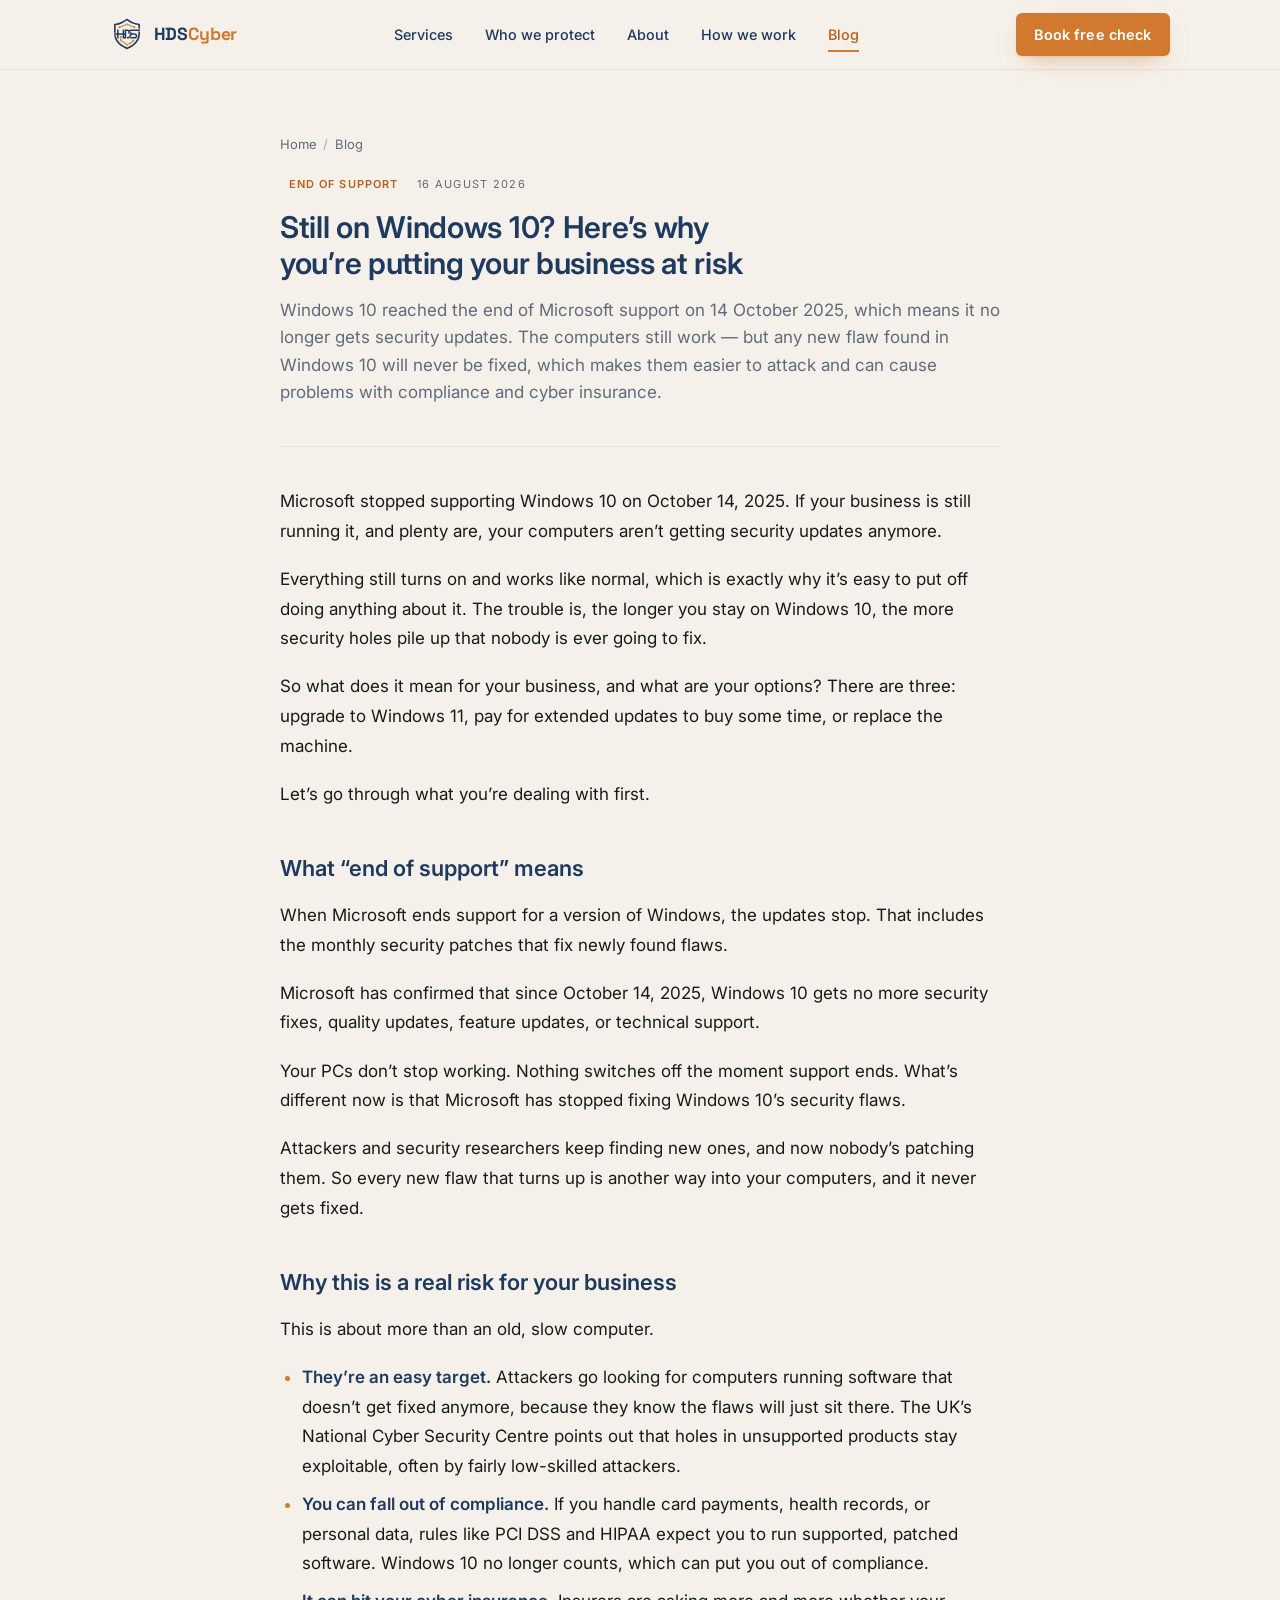
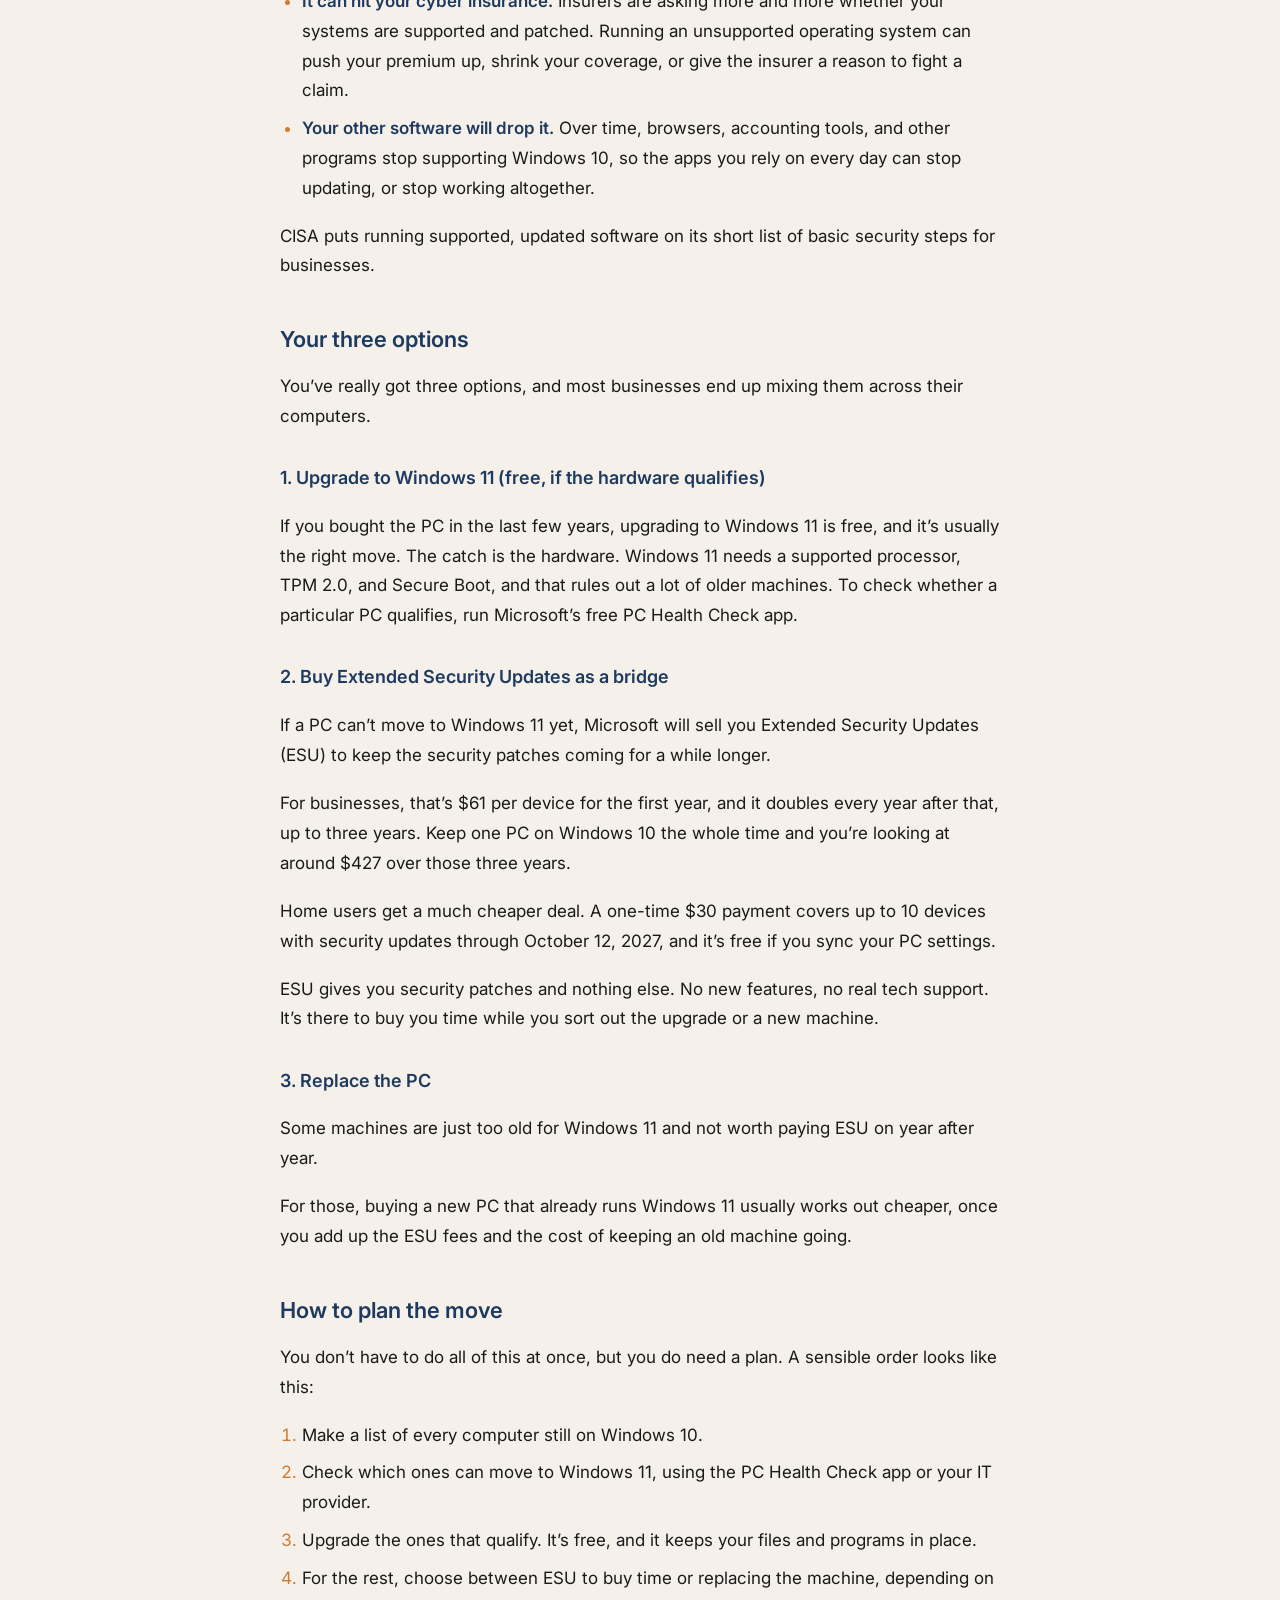
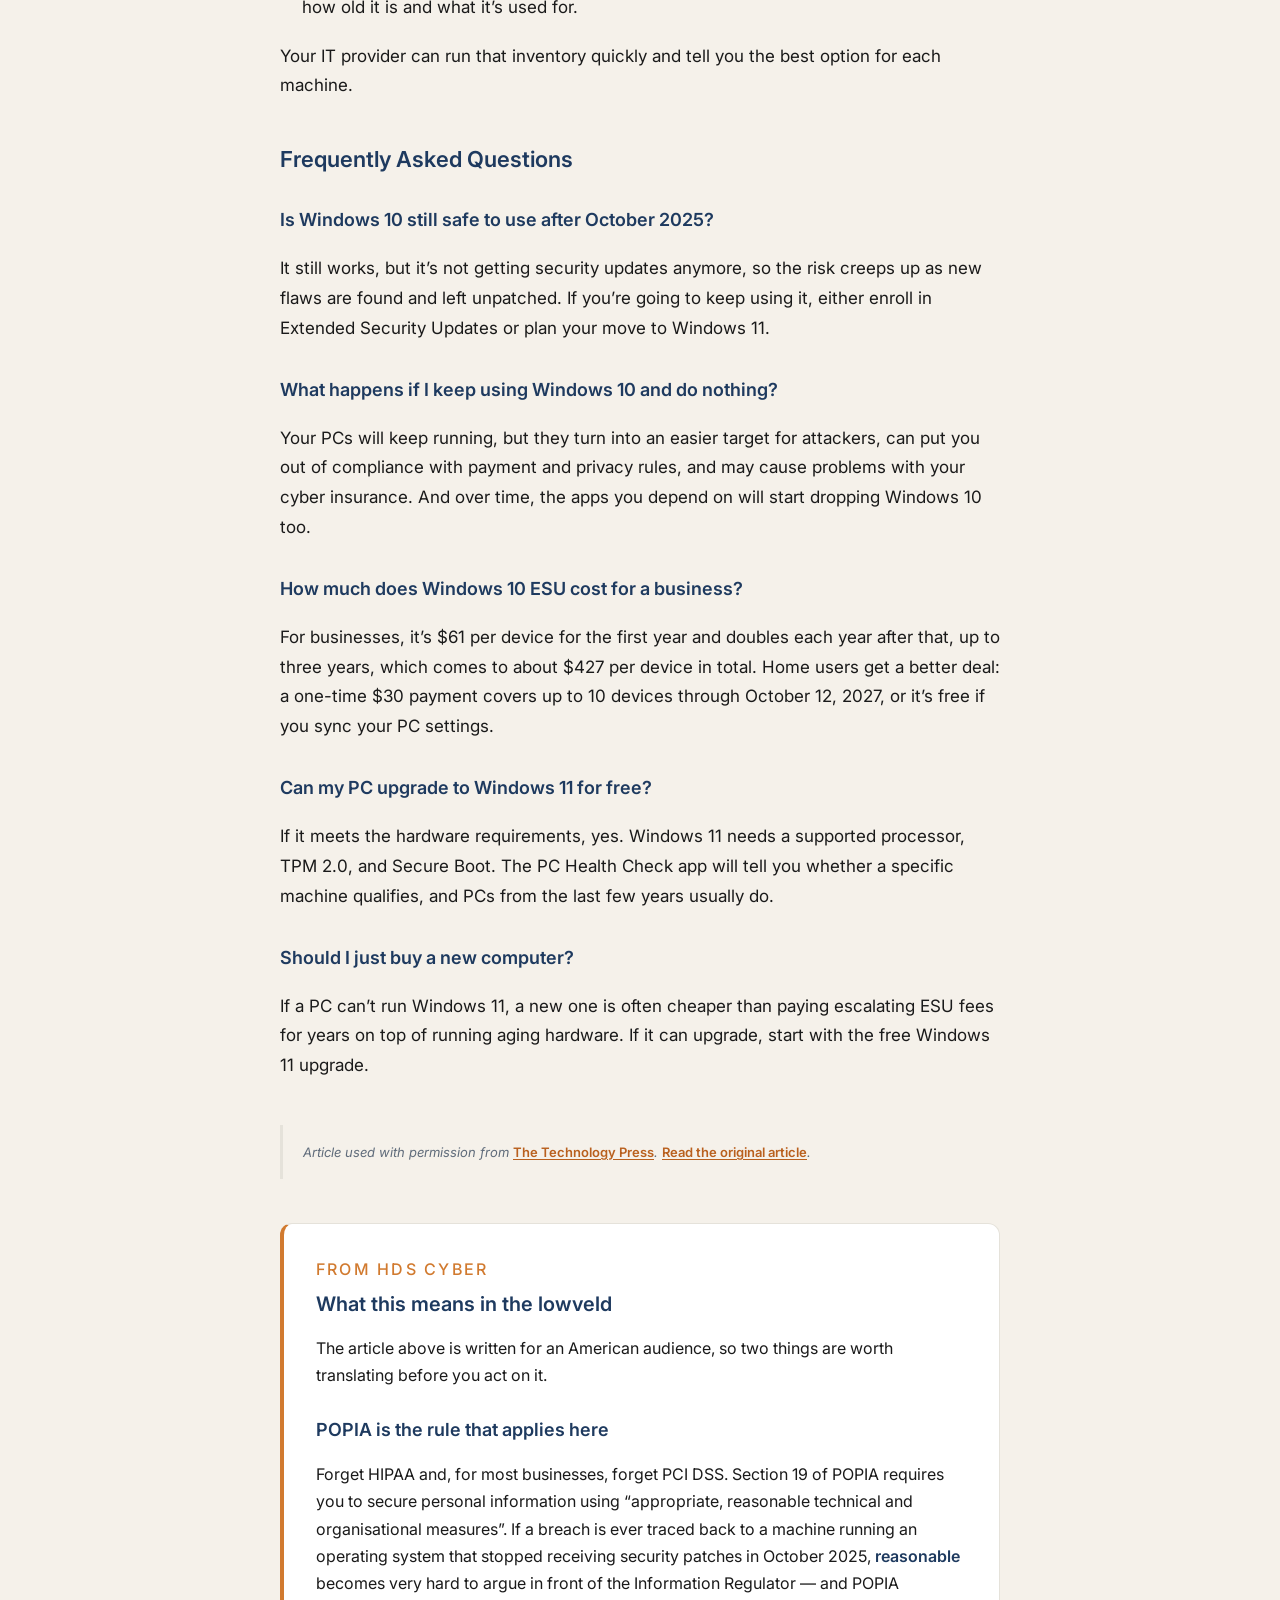
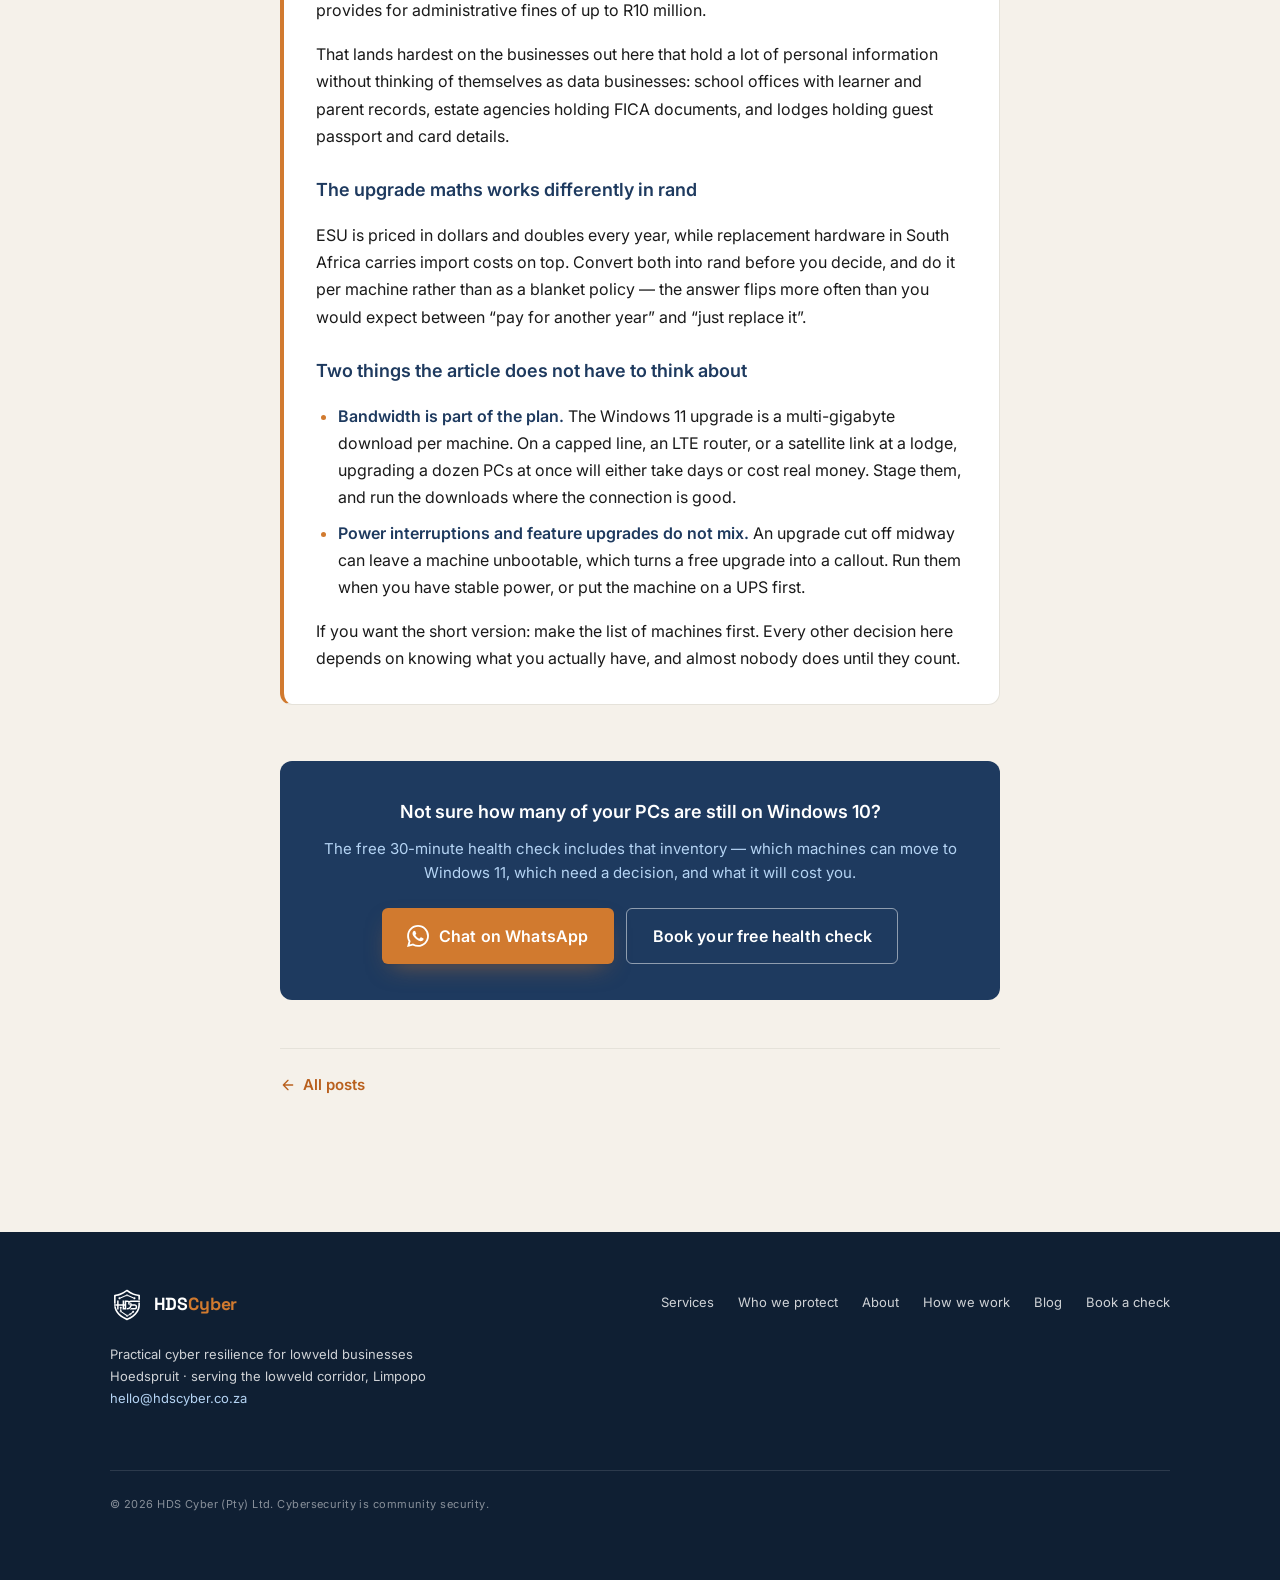
<file: blog/still-on-windows-10.html>
<!DOCTYPE html>
<html lang="en">
<head>
  <meta charset="UTF-8">
  <meta name="viewport" content="width=device-width, initial-scale=1">

  <!-- Google tag (gtag.js) -->
  <script async src="https://www.googletagmanager.com/gtag/js?id=G-XVRPDK1384"></script>
  <script>
    window.dataLayer = window.dataLayer || [];
    function gtag(){dataLayer.push(arguments);}
    gtag('js', new Date());

    gtag('config', 'G-XVRPDK1384');
  </script>

  <!-- Meta Pixel Code -->
  <script>
  !function(f,b,e,v,n,t,s)
  {if(f.fbq)return;n=f.fbq=function(){n.callMethod?
  n.callMethod.apply(n,arguments):n.queue.push(arguments)};
  if(!f._fbq)f._fbq=n;n.push=n;n.loaded=!0;n.version='2.0';
  n.queue=[];t=b.createElement(e);t.async=!0;
  t.src=v;s=b.getElementsByTagName(e)[0];
  s.parentNode.insertBefore(t,s)}(window, document,'script',
  'https://connect.facebook.net/en_US/fbevents.js');
  fbq('init', '1473008585027549');
  fbq('track', 'PageView');
  </script>
  <noscript><img height="1" width="1" style="display:none"
  src="https://www.facebook.com/tr?id=1473008585027549&ev=PageView&noscript=1"
  /></noscript>
  <!-- End Meta Pixel Code -->

  <title>Still on Windows 10? Here&rsquo;s why you&rsquo;re putting your business at risk — HDS Cyber</title>
  <meta name="description" content="Windows 10 stopped getting security updates on 14 October 2025. What that means for your business, and your three options: upgrade to Windows 11, buy extended updates, or replace the PC.">
  <meta property="og:title" content="Still on Windows 10? Here's why you're putting your business at risk">
  <meta property="og:description" content="Windows 10 stopped getting security updates on 14 October 2025. What that means for your business, and your three options.">
  <meta property="og:type" content="article">
  <!-- og:url stays on our own page so shares point here; canonical below credits
       the original publisher, as this article is syndicated with permission. -->
  <meta property="og:url" content="https://hdscyber.co.za/blog/still-on-windows-10.html">
  <link rel="canonical" href="https://thetechnologypress.com/still-on-windows-10-heres-why-youre-putting-your-business-at-risk/">

  <link rel="icon" type="image/svg+xml" href="../assets/favicon.svg">
  <link rel="preconnect" href="https://fonts.googleapis.com">
  <link rel="preconnect" href="https://fonts.gstatic.com" crossorigin>
  <link href="https://fonts.googleapis.com/css2?family=Inter:wght@400;500;600;700&family=Space+Grotesk:wght@500;700&display=swap" rel="stylesheet">
  <link rel="stylesheet" href="../assets/site.css">

  <!-- Freshworks CRM tracking (live chat disabled for now via chat='false') -->
  <script src='//fw-cdn.com/16836464/7368855.js' chat='false'></script>
</head>
<body>
  <!-- Navigation -->
  <header class="nav nav--solid" id="nav">
    <div class="nav__inner">
      <a class="brand" href="../index.html" aria-label="HDS Cyber — home">
        <img src="../assets/favicon.svg" alt="" aria-hidden="true">
        <span class="brand__name">HDS<span>Cyber</span></span>
      </a>

      <nav aria-label="Primary">
        <ul class="nav__links" id="navLinks">
          <li><a href="../index.html#services">Services</a></li>
          <li><a href="../index.html#sectors">Who we protect</a></li>
          <li><a href="../index.html#about">About</a></li>
          <li><a href="../index.html#how">How we work</a></li>
          <li><a href="index.html" class="is-active">Blog</a></li>
          <li class="nav__cta-mobile"><a href="mailto:hello@hdscyber.co.za?subject=Book%20my%20free%20Lowveld%20Cyber%20Check"><span class="cta">Book free check</span></a></li>
        </ul>
      </nav>

      <div class="nav__cta">
        <a class="cta" href="mailto:hello@hdscyber.co.za?subject=Book%20my%20free%20Lowveld%20Cyber%20Check">Book free check</a>
      </div>

      <button class="nav__toggle" id="navToggle" aria-label="Toggle menu" aria-expanded="false" aria-controls="navLinks">
        <svg class="icon-open" viewBox="0 0 24 24" fill="none" stroke="currentColor" stroke-width="2" stroke-linecap="round"><path d="M3 6h18M3 12h18M3 18h18"/></svg>
        <svg class="icon-close" viewBox="0 0 24 24" fill="none" stroke="currentColor" stroke-width="2" stroke-linecap="round"><path d="M6 6l12 12M18 6L6 18"/></svg>
      </button>
    </div>
  </header>

  <main class="subpage" id="top">
    <section class="section" style="padding-top:0;">
      <div class="wrap">
        <article class="post">

          <p class="breadcrumb">
            <a href="../index.html">Home</a><span>/</span><a href="index.html">Blog</a>
          </p>

          <header>
            <p class="post__meta">
              <span class="tag">End of support</span>
              <time datetime="2026-08-16">16 August 2026</time>
            </p>

            <h1 class="post__title">Still on Windows 10? Here&rsquo;s why you&rsquo;re putting your business at risk</h1>

            <p class="post__standfirst">Windows 10 reached the end of Microsoft support on 14 October 2025, which means it no longer gets security updates. The computers still work &mdash; but any new flaw found in Windows 10 will never be fixed, which makes them easier to attack and can cause problems with compliance and cyber insurance.</p>
          </header>

          <hr class="post__rule">

          <div class="post__body">

            <p>Microsoft stopped supporting Windows 10 on October 14, 2025. If your business is still running it, and plenty are, your computers aren&rsquo;t getting security updates anymore.</p>

            <p>Everything still turns on and works like normal, which is exactly why it&rsquo;s easy to put off doing anything about it. The trouble is, the longer you stay on Windows 10, the more security holes pile up that nobody is ever going to fix.</p>

            <p>So what does it mean for your business, and what are your options? There are three: upgrade to Windows 11, pay for extended updates to buy some time, or replace the machine.</p>

            <p>Let&rsquo;s go through what you&rsquo;re dealing with first.</p>

            <h2>What &ldquo;end of support&rdquo; means</h2>

            <p>When Microsoft ends support for a version of Windows, the updates stop. That includes the monthly security patches that fix newly found flaws.</p>

            <p>Microsoft has confirmed that since October 14, 2025, Windows 10 gets no more security fixes, quality updates, feature updates, or technical support.</p>

            <p>Your PCs don&rsquo;t stop working. Nothing switches off the moment support ends. What&rsquo;s different now is that Microsoft has stopped fixing Windows 10&rsquo;s security flaws.</p>

            <p>Attackers and security researchers keep finding new ones, and now nobody&rsquo;s patching them. So every new flaw that turns up is another way into your computers, and it never gets fixed.</p>

            <h2>Why this is a real risk for your business</h2>

            <p>This is about more than an old, slow computer.</p>

            <ul>
              <li><strong>They&rsquo;re an easy target.</strong> Attackers go looking for computers running software that doesn&rsquo;t get fixed anymore, because they know the flaws will just sit there. The UK&rsquo;s National Cyber Security Centre points out that holes in unsupported products stay exploitable, often by fairly low-skilled attackers.</li>
              <li><strong>You can fall out of compliance.</strong> If you handle card payments, health records, or personal data, rules like PCI DSS and HIPAA expect you to run supported, patched software. Windows 10 no longer counts, which can put you out of compliance.</li>
              <li><strong>It can hit your cyber insurance.</strong> Insurers are asking more and more whether your systems are supported and patched. Running an unsupported operating system can push your premium up, shrink your coverage, or give the insurer a reason to fight a claim.</li>
              <li><strong>Your other software will drop it.</strong> Over time, browsers, accounting tools, and other programs stop supporting Windows 10, so the apps you rely on every day can stop updating, or stop working altogether.</li>
            </ul>

            <p>CISA puts running supported, updated software on its short list of basic security steps for businesses.</p>

            <h2>Your three options</h2>

            <p>You&rsquo;ve really got three options, and most businesses end up mixing them across their computers.</p>

            <h3>1. Upgrade to Windows 11 (free, if the hardware qualifies)</h3>

            <p>If you bought the PC in the last few years, upgrading to Windows 11 is free, and it&rsquo;s usually the right move. The catch is the hardware. Windows 11 needs a supported processor, TPM 2.0, and Secure Boot, and that rules out a lot of older machines. To check whether a particular PC qualifies, run Microsoft&rsquo;s free PC Health Check app.</p>

            <h3>2. Buy Extended Security Updates as a bridge</h3>

            <p>If a PC can&rsquo;t move to Windows 11 yet, Microsoft will sell you Extended Security Updates (ESU) to keep the security patches coming for a while longer.</p>

            <p>For businesses, that&rsquo;s $61 per device for the first year, and it doubles every year after that, up to three years. Keep one PC on Windows 10 the whole time and you&rsquo;re looking at around $427 over those three years.</p>

            <p>Home users get a much cheaper deal. A one-time $30 payment covers up to 10 devices with security updates through October 12, 2027, and it&rsquo;s free if you sync your PC settings.</p>

            <p>ESU gives you security patches and nothing else. No new features, no real tech support. It&rsquo;s there to buy you time while you sort out the upgrade or a new machine.</p>

            <h3>3. Replace the PC</h3>

            <p>Some machines are just too old for Windows 11 and not worth paying ESU on year after year.</p>

            <p>For those, buying a new PC that already runs Windows 11 usually works out cheaper, once you add up the ESU fees and the cost of keeping an old machine going.</p>

            <h2>How to plan the move</h2>

            <p>You don&rsquo;t have to do all of this at once, but you do need a plan. A sensible order looks like this:</p>

            <ol>
              <li>Make a list of every computer still on Windows 10.</li>
              <li>Check which ones can move to Windows 11, using the PC Health Check app or your IT provider.</li>
              <li>Upgrade the ones that qualify. It&rsquo;s free, and it keeps your files and programs in place.</li>
              <li>For the rest, choose between ESU to buy time or replacing the machine, depending on how old it is and what it&rsquo;s used for.</li>
            </ol>

            <p>Your IT provider can run that inventory quickly and tell you the best option for each machine.</p>

            <h2>Frequently Asked Questions</h2>

            <h3>Is Windows 10 still safe to use after October 2025?</h3>

            <p>It still works, but it&rsquo;s not getting security updates anymore, so the risk creeps up as new flaws are found and left unpatched. If you&rsquo;re going to keep using it, either enroll in Extended Security Updates or plan your move to Windows 11.</p>

            <h3>What happens if I keep using Windows 10 and do nothing?</h3>

            <p>Your PCs will keep running, but they turn into an easier target for attackers, can put you out of compliance with payment and privacy rules, and may cause problems with your cyber insurance. And over time, the apps you depend on will start dropping Windows 10 too.</p>

            <h3>How much does Windows 10 ESU cost for a business?</h3>

            <p>For businesses, it&rsquo;s $61 per device for the first year and doubles each year after that, up to three years, which comes to about $427 per device in total. Home users get a better deal: a one-time $30 payment covers up to 10 devices through October 12, 2027, or it&rsquo;s free if you sync your PC settings.</p>

            <h3>Can my PC upgrade to Windows 11 for free?</h3>

            <p>If it meets the hardware requirements, yes. Windows 11 needs a supported processor, TPM 2.0, and Secure Boot. The PC Health Check app will tell you whether a specific machine qualifies, and PCs from the last few years usually do.</p>

            <h3>Should I just buy a new computer?</h3>

            <p>If a PC can&rsquo;t run Windows 11, a new one is often cheaper than paying escalating ESU fees for years on top of running aging hardware. If it can upgrade, start with the free Windows 11 upgrade.</p>

          </div>

          <!-- Syndication credit and link back to the original publisher -->
          <p class="post-source">
            Article used with permission from
            <a href="https://thetechnologypress.com/still-on-windows-10-heres-why-youre-putting-your-business-at-risk/" rel="noopener">The Technology Press</a>.
            <a href="https://thetechnologypress.com/still-on-windows-10-heres-why-youre-putting-your-business-at-risk/" rel="noopener">Read the original article</a>.
          </p>

          <!-- Our own commentary. Everything above the credit line is the
               syndicated article; everything below it is HDS Cyber's. -->
          <section class="post-note" aria-labelledby="local-note-title">
            <p class="eyebrow">From HDS Cyber</p>
            <h2 class="post-note__title" id="local-note-title">What this means in the lowveld</h2>

            <p>The article above is written for an American audience, so two things are worth translating before you act on it.</p>

            <h3>POPIA is the rule that applies here</h3>

            <p>Forget HIPAA and, for most businesses, forget PCI DSS. Section 19 of POPIA requires you to secure personal information using &ldquo;appropriate, reasonable technical and organisational measures&rdquo;. If a breach is ever traced back to a machine running an operating system that stopped receiving security patches in October 2025, <strong>reasonable</strong> becomes very hard to argue in front of the Information Regulator &mdash; and POPIA provides for administrative fines of up to R10 million.</p>

            <p>That lands hardest on the businesses out here that hold a lot of personal information without thinking of themselves as data businesses: school offices with learner and parent records, estate agencies holding FICA documents, and lodges holding guest passport and card details.</p>

            <h3>The upgrade maths works differently in rand</h3>

            <p>ESU is priced in dollars and doubles every year, while replacement hardware in South Africa carries import costs on top. Convert both into rand before you decide, and do it per machine rather than as a blanket policy &mdash; the answer flips more often than you would expect between &ldquo;pay for another year&rdquo; and &ldquo;just replace it&rdquo;.</p>

            <h3>Two things the article does not have to think about</h3>

            <ul>
              <li><strong>Bandwidth is part of the plan.</strong> The Windows 11 upgrade is a multi-gigabyte download per machine. On a capped line, an LTE router, or a satellite link at a lodge, upgrading a dozen PCs at once will either take days or cost real money. Stage them, and run the downloads where the connection is good.</li>
              <li><strong>Power interruptions and feature upgrades do not mix.</strong> An upgrade cut off midway can leave a machine unbootable, which turns a free upgrade into a callout. Run them when you have stable power, or put the machine on a UPS first.</li>
            </ul>

            <p>If you want the short version: make the list of machines first. Every other decision here depends on knowing what you actually have, and almost nobody does until they count.</p>
          </section>

          <!-- Closing call to action -->
          <aside class="post-cta">
            <h2 class="post-cta__title">Not sure how many of your PCs are still on Windows 10?</h2>
            <p class="post-cta__text">The free 30-minute health check includes that inventory &mdash; which machines can move to Windows 11, which need a decision, and what it will cost you.</p>
            <div class="post-cta__actions">
              <a class="cta cta--whatsapp" data-whatsapp-placeholder href="https://wa.me/27XXXXXXXXX?text=Hi%20HDS%20Cyber%2C%20I%27d%20like%20to%20book%20my%20free%20Lowveld%20Cyber%20Check." aria-label="Chat to HDS Cyber on WhatsApp">
                <svg viewBox="0 0 24 24" fill="currentColor" aria-hidden="true"><path d="M17.472 14.382c-.297-.149-1.758-.867-2.03-.967-.273-.099-.471-.148-.67.15-.197.297-.767.966-.94 1.164-.173.199-.347.223-.644.075-.297-.15-1.255-.463-2.39-1.475-.883-.788-1.48-1.761-1.653-2.059-.173-.297-.018-.458.13-.606.134-.133.298-.347.446-.52.149-.174.198-.298.298-.497.099-.198.05-.371-.025-.52-.075-.149-.669-1.612-.916-2.207-.242-.579-.487-.501-.669-.51l-.57-.01c-.198 0-.52.074-.792.372-.272.297-1.04 1.016-1.04 2.479 0 1.462 1.065 2.875 1.213 3.074.149.198 2.096 3.2 5.077 4.487.709.306 1.262.489 1.694.625.712.227 1.36.195 1.872.118.571-.085 1.758-.719 2.006-1.413.247-.694.247-1.289.173-1.413-.074-.124-.272-.198-.57-.347m-5.421 7.403h-.004a9.87 9.87 0 01-5.031-1.378l-.361-.214-3.741.982.998-3.648-.235-.374a9.86 9.86 0 01-1.51-5.26c.001-5.45 4.436-9.884 9.888-9.884 2.64 0 5.122 1.03 6.988 2.898a9.825 9.825 0 012.893 6.994c-.003 5.45-4.437 9.884-9.885 9.884m8.413-18.297A11.815 11.815 0 0012.05 0C5.495 0 .16 5.335.157 11.892c0 2.096.547 4.142 1.588 5.945L.057 24l6.305-1.654a11.882 11.882 0 005.683 1.448h.005c6.554 0 11.89-5.335 11.893-11.893a11.821 11.821 0 00-3.48-8.413z"/></svg>
                Chat on WhatsApp
              </a>
              <a class="cta cta--ghost-light" href="mailto:hello@hdscyber.co.za?subject=Book%20my%20free%20Lowveld%20Cyber%20Check">
                Book your free health check
              </a>
            </div>
          </aside>

          <p class="post-foot">
            <a href="index.html">
              <svg viewBox="0 0 24 24" fill="none" stroke="currentColor" stroke-width="2" stroke-linecap="round" stroke-linejoin="round" aria-hidden="true"><path d="M19 12H5M12 19l-7-7 7-7"/></svg>
              All posts
            </a>
          </p>

        </article>
      </div>
    </section>
  </main>

  <!-- Footer -->
  <footer class="footer">
    <div class="wrap footer__inner">
      <div>
        <a class="brand" href="../index.html" aria-label="HDS Cyber — home">
          <img src="../assets/logo-shield-white.svg" alt="" aria-hidden="true">
          <span class="brand__name">HDS<span style="color:var(--copper);">Cyber</span></span>
        </a>
        <p class="footer__meta">
          Practical cyber resilience for lowveld businesses<br>
          Hoedspruit &middot; serving the lowveld corridor, Limpopo<br>
          <a href="mailto:hello@hdscyber.co.za">hello@hdscyber.co.za</a>
        </p>
      </div>

      <nav aria-label="Footer">
        <ul class="footer__links">
          <li><a href="../index.html#services">Services</a></li>
          <li><a href="../index.html#sectors">Who we protect</a></li>
          <li><a href="../index.html#about">About</a></li>
          <li><a href="../index.html#how">How we work</a></li>
          <li><a href="index.html">Blog</a></li>
          <li><a href="../index.html#contact">Book a check</a></li>
        </ul>
      </nav>

      <p class="footer__legal">© <span id="year">2026</span> HDS Cyber (Pty) Ltd. Cybersecurity is community security.</p>
    </div>
  </footer>

  <script src="../assets/site.js" defer></script>
</body>
</html>
</file>
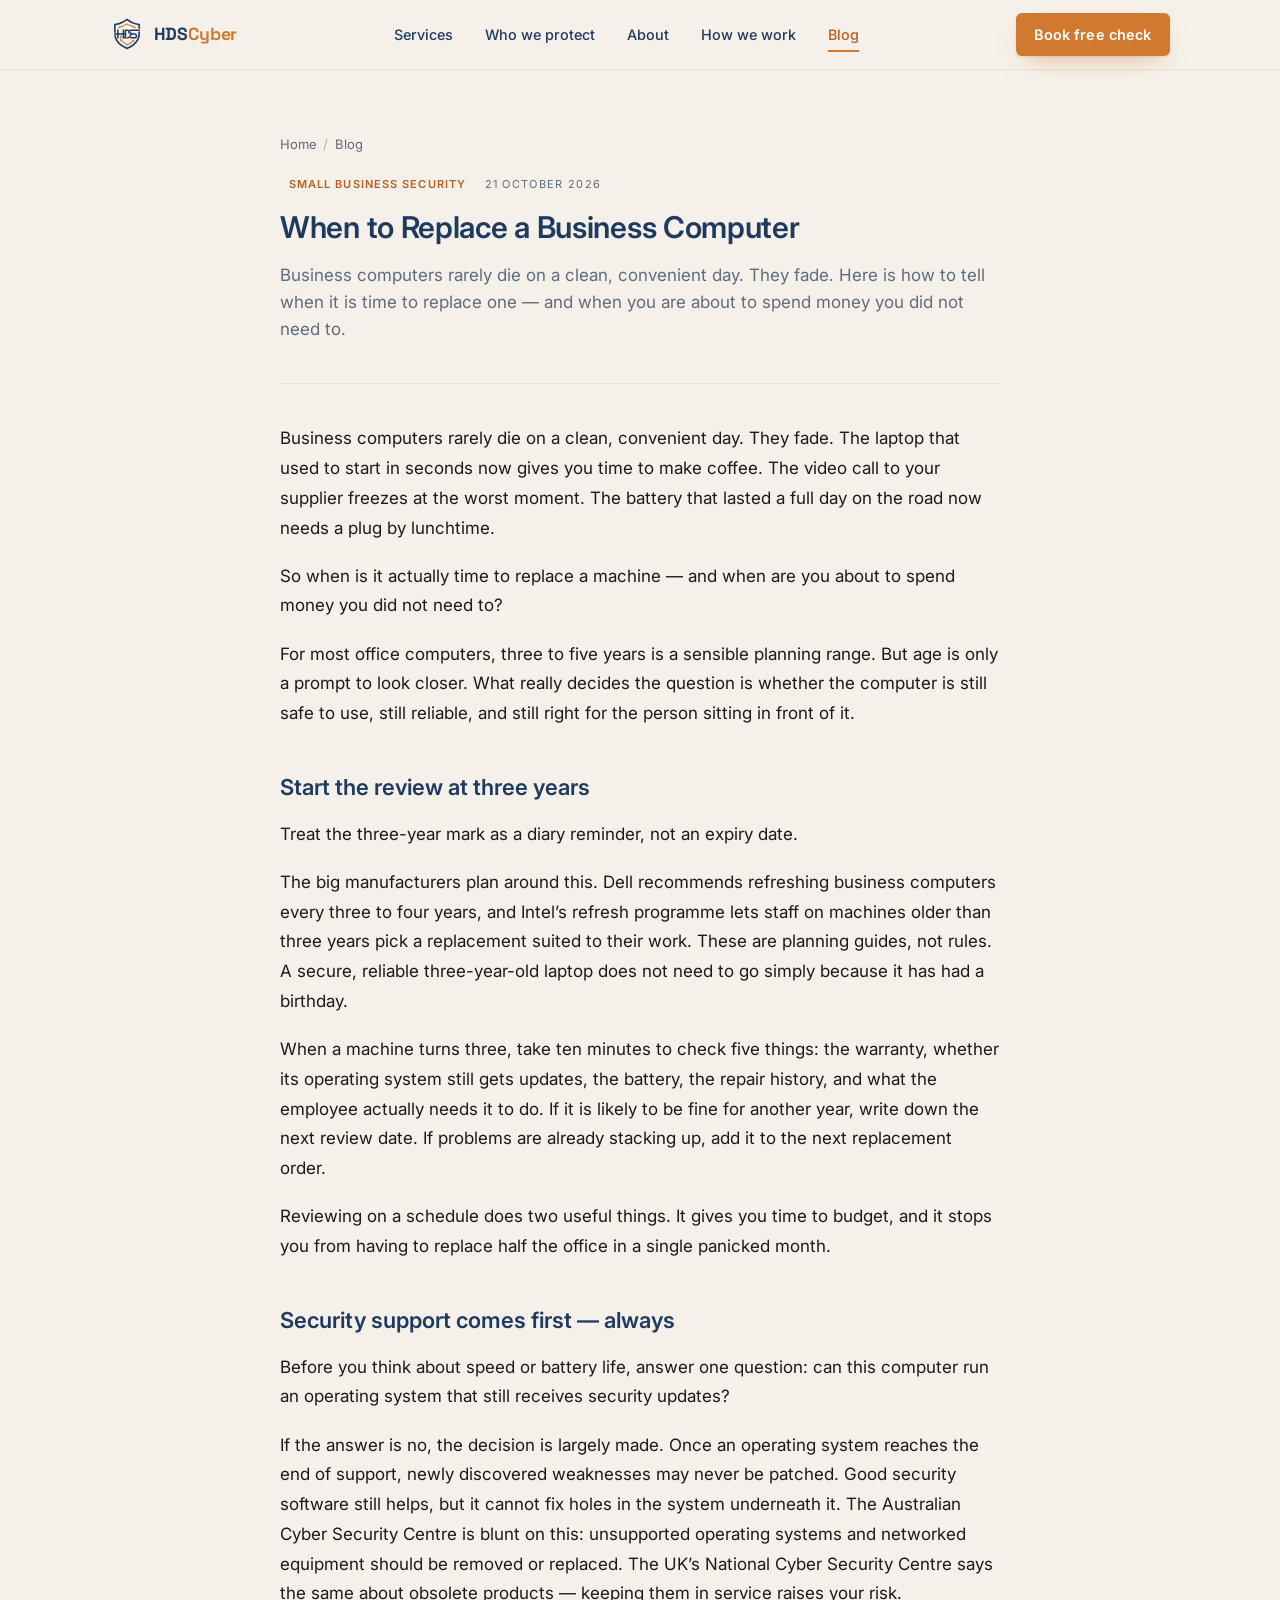
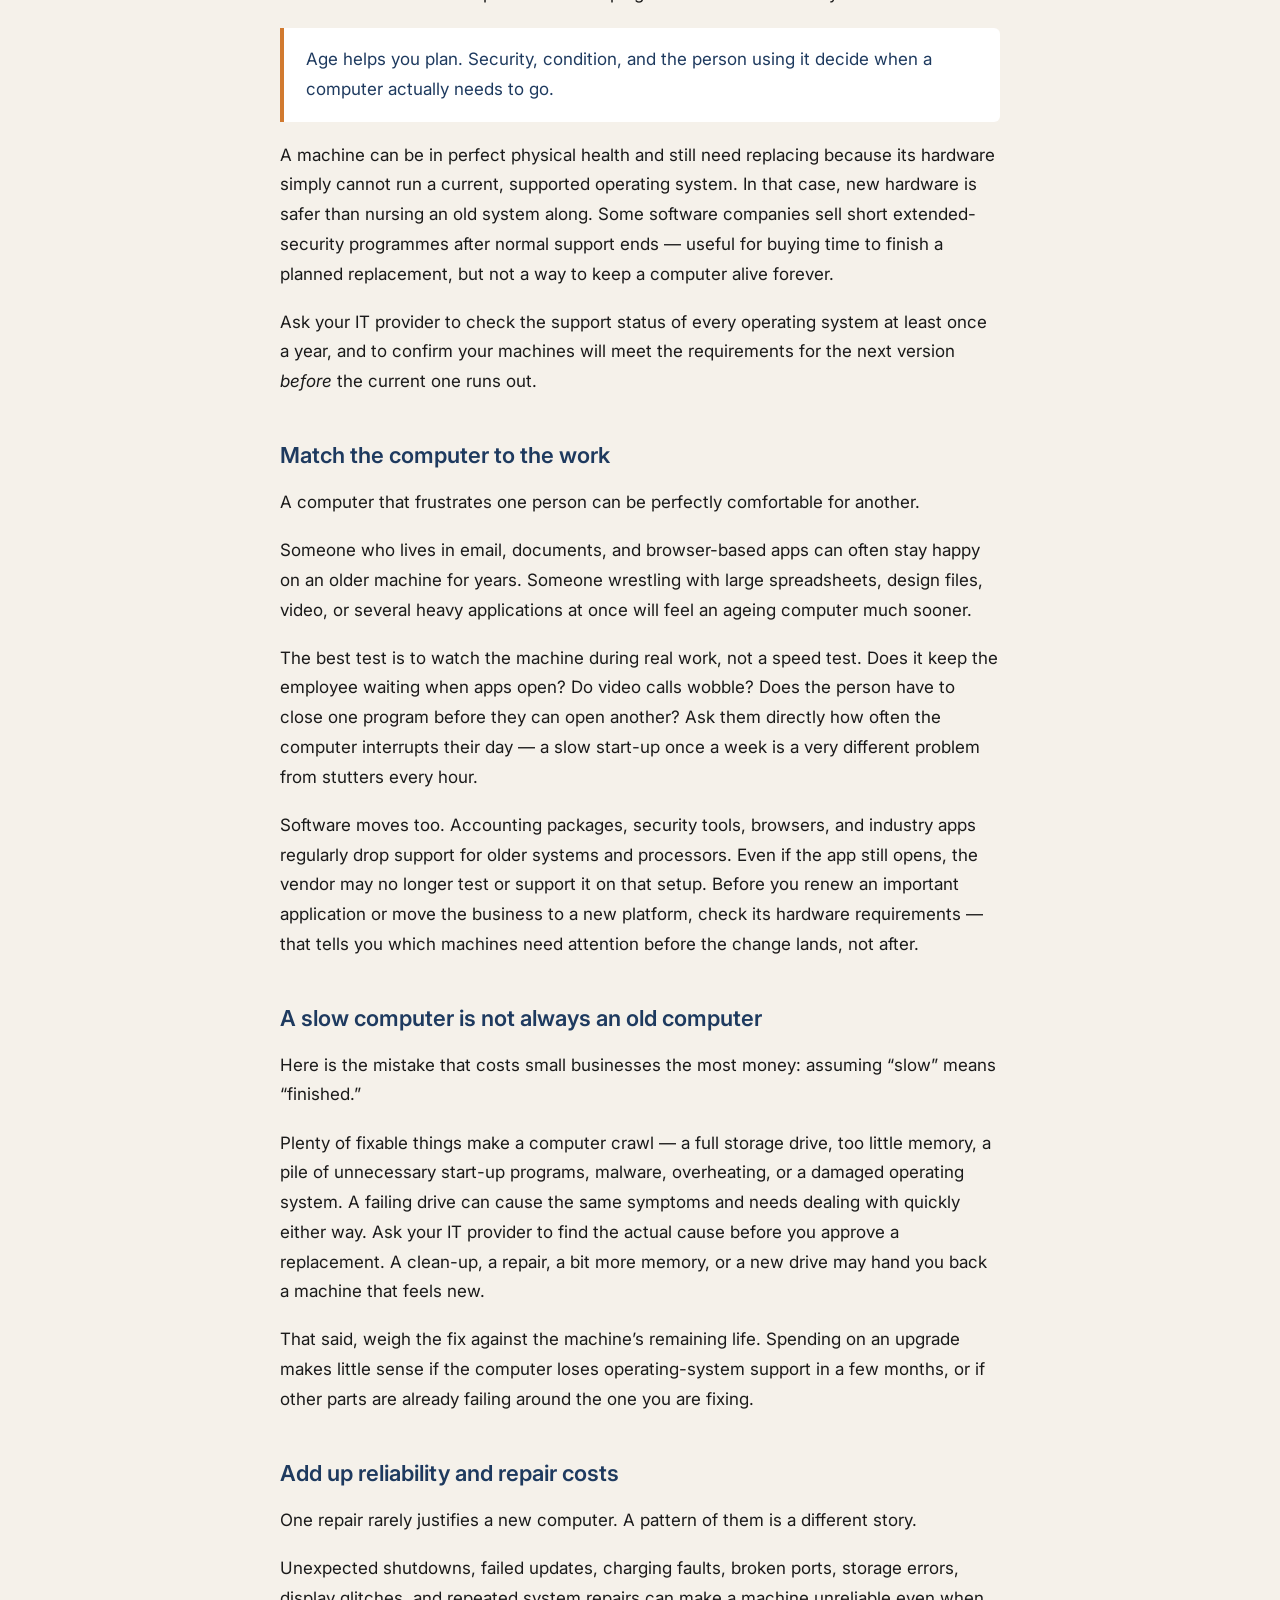
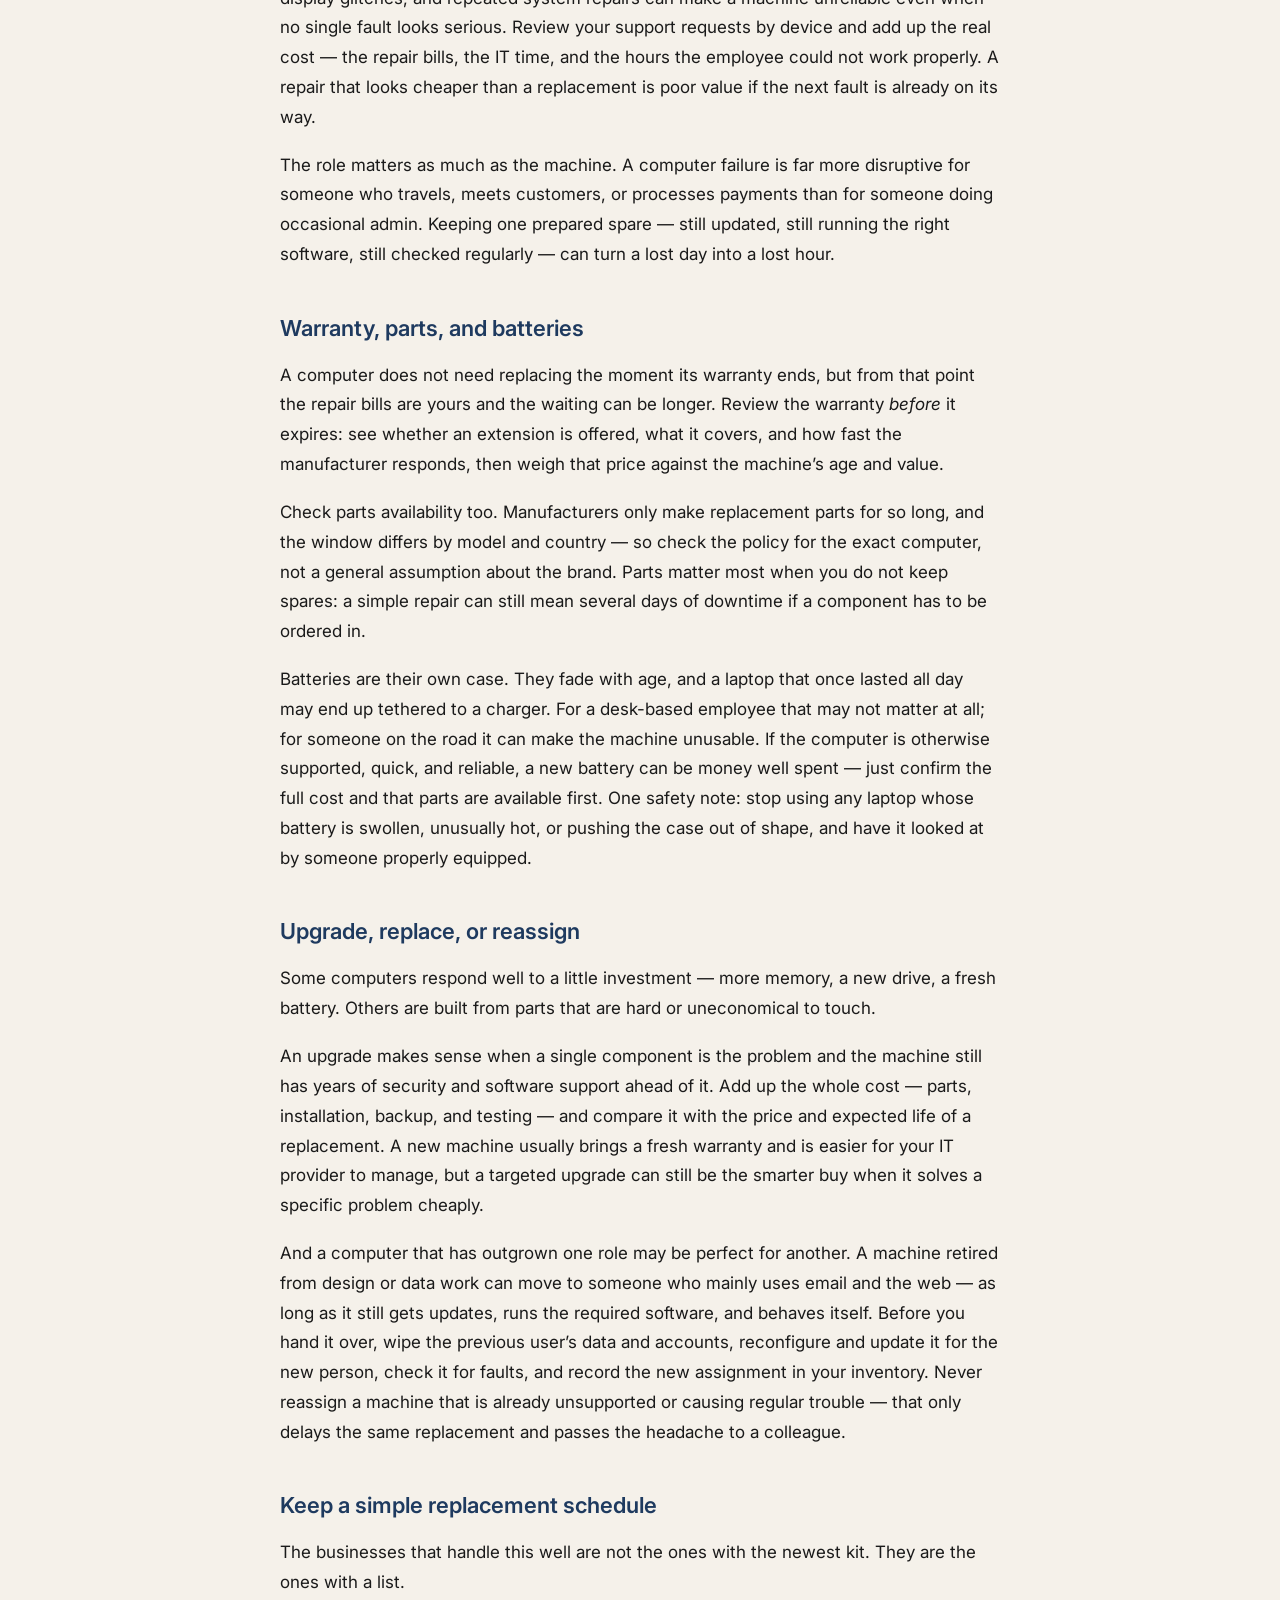
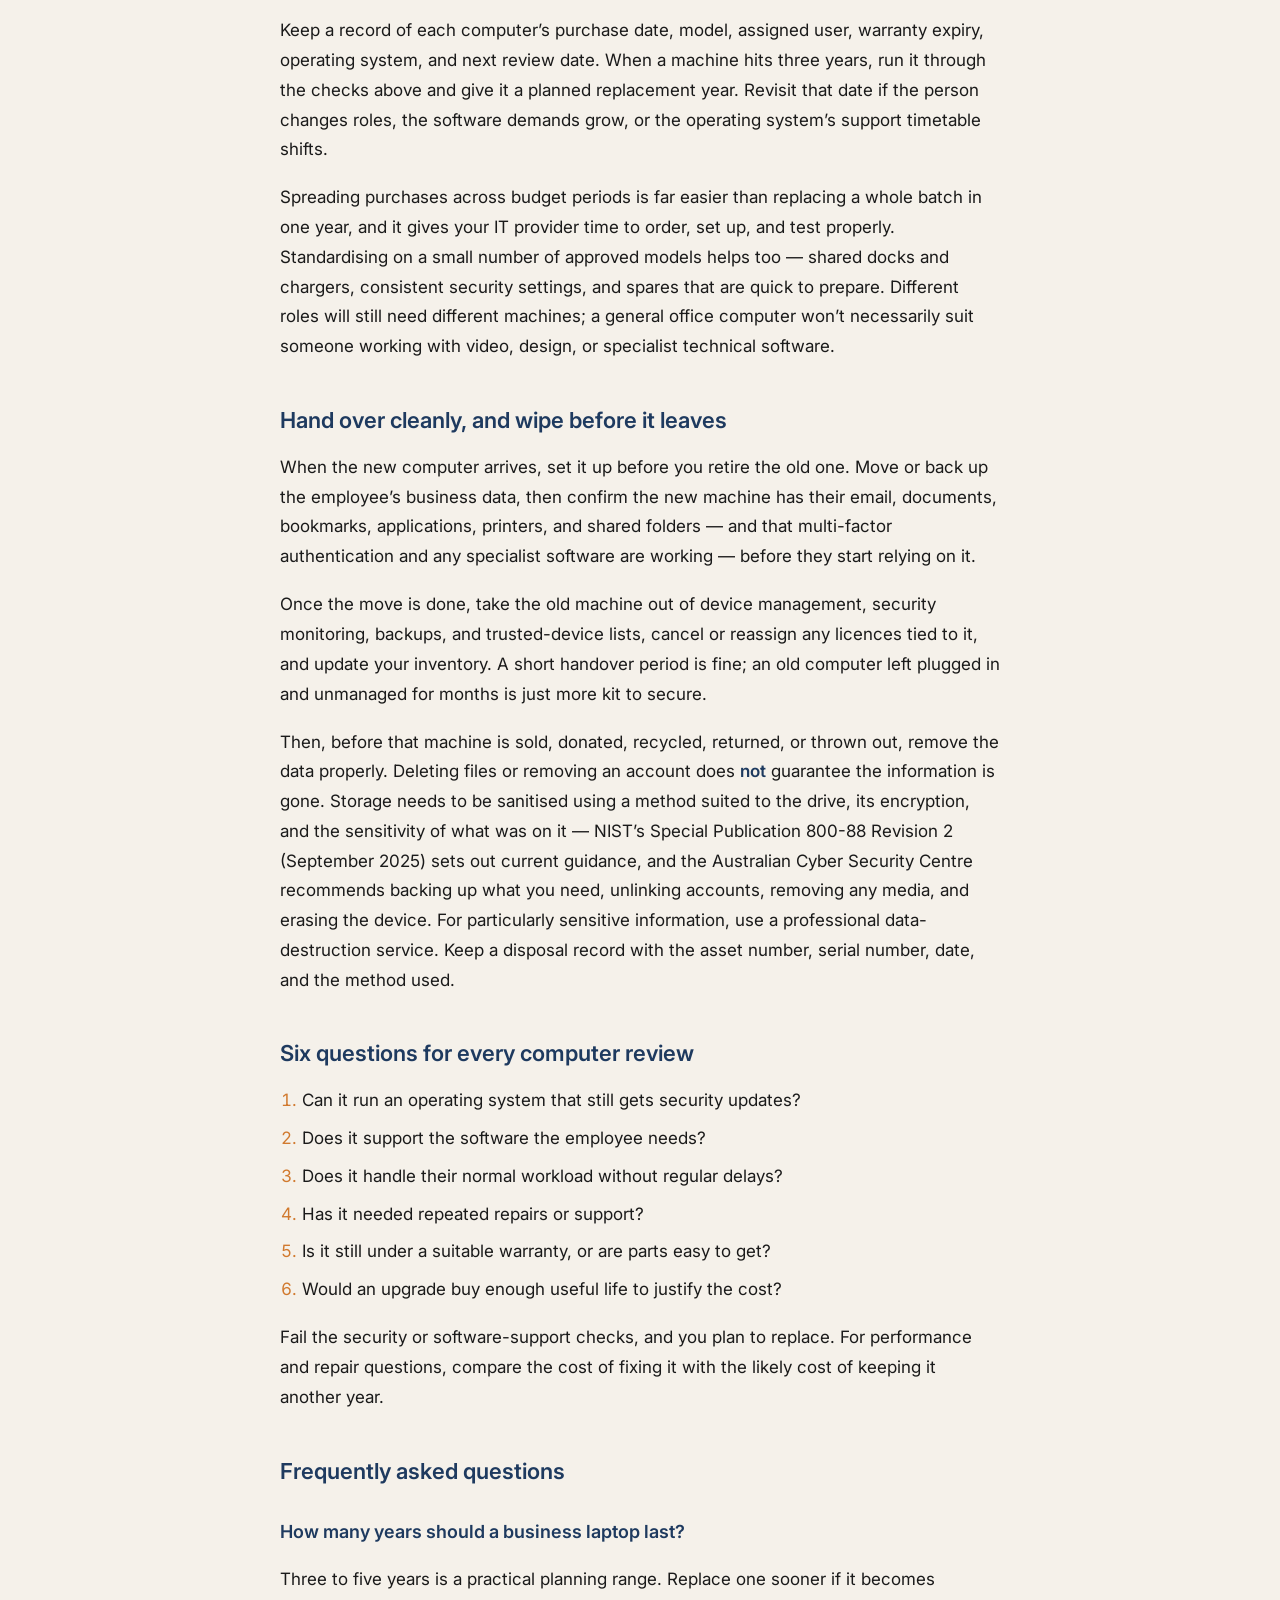
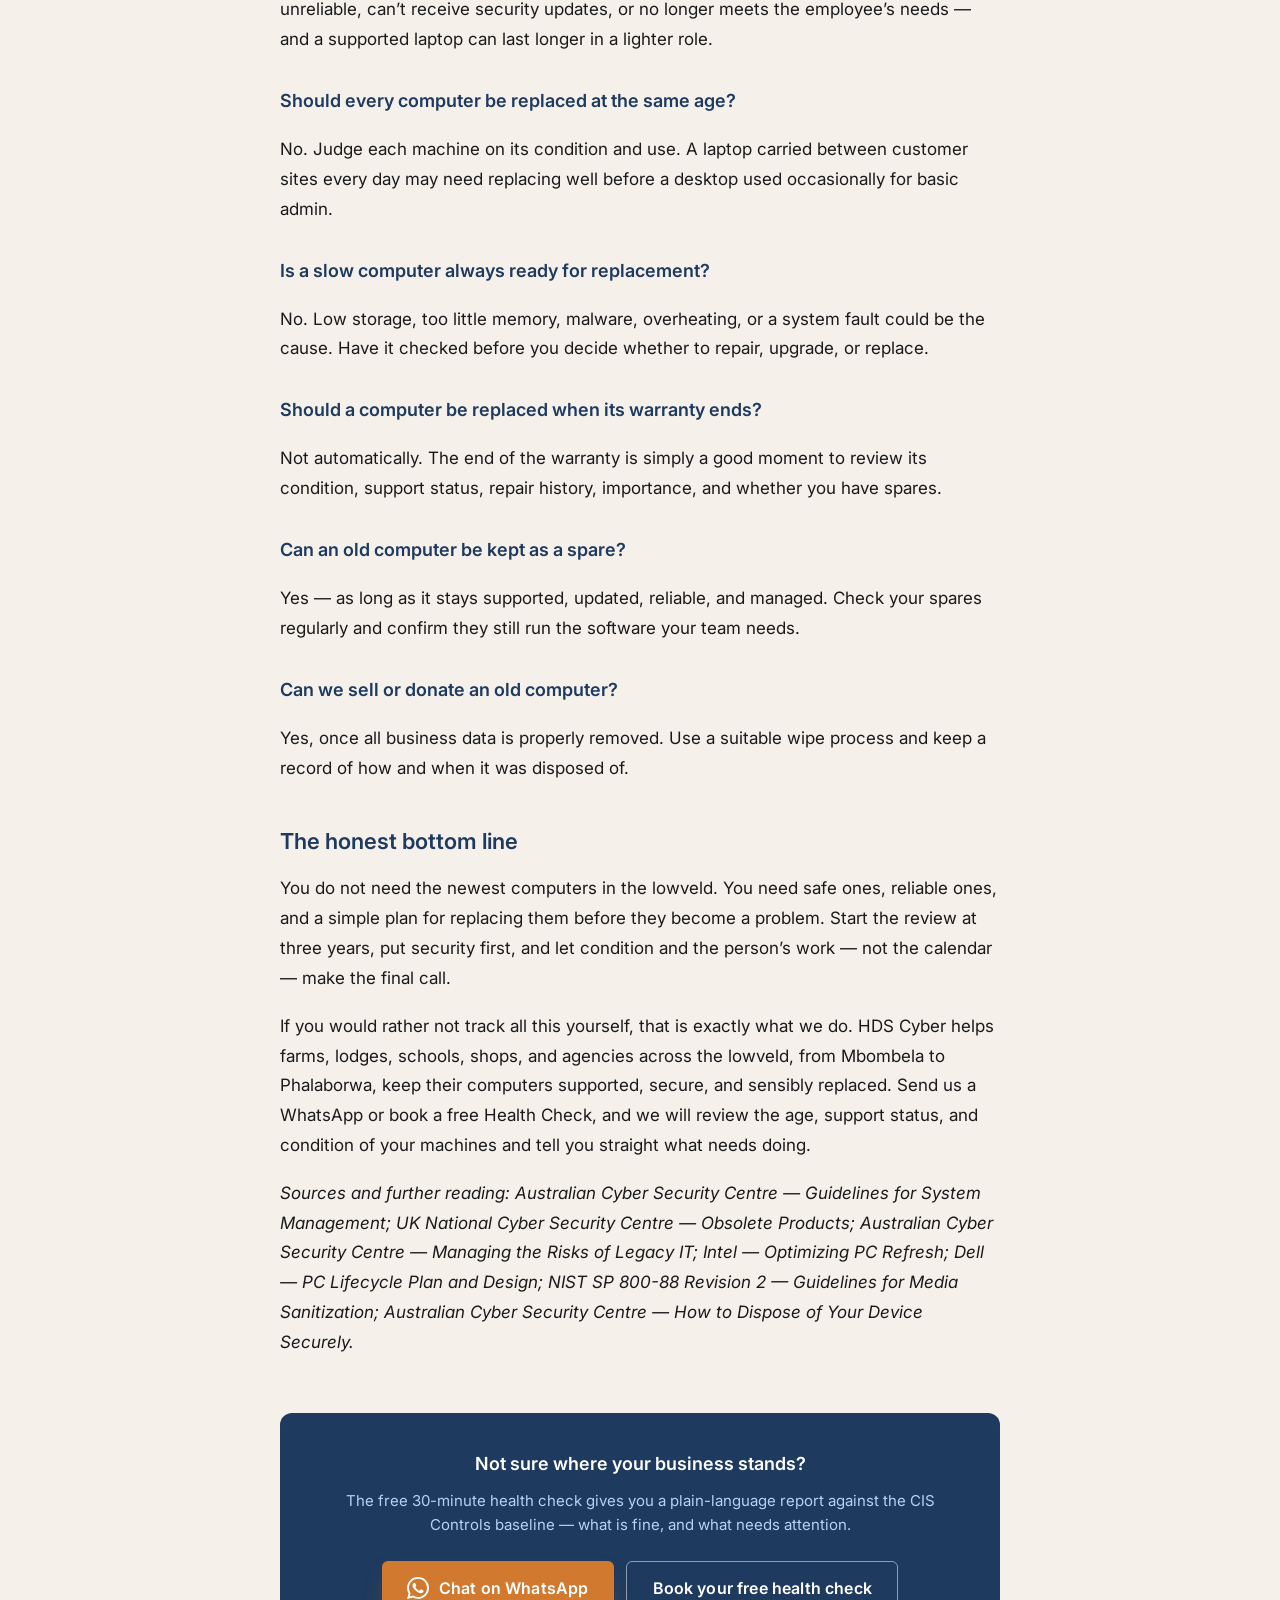
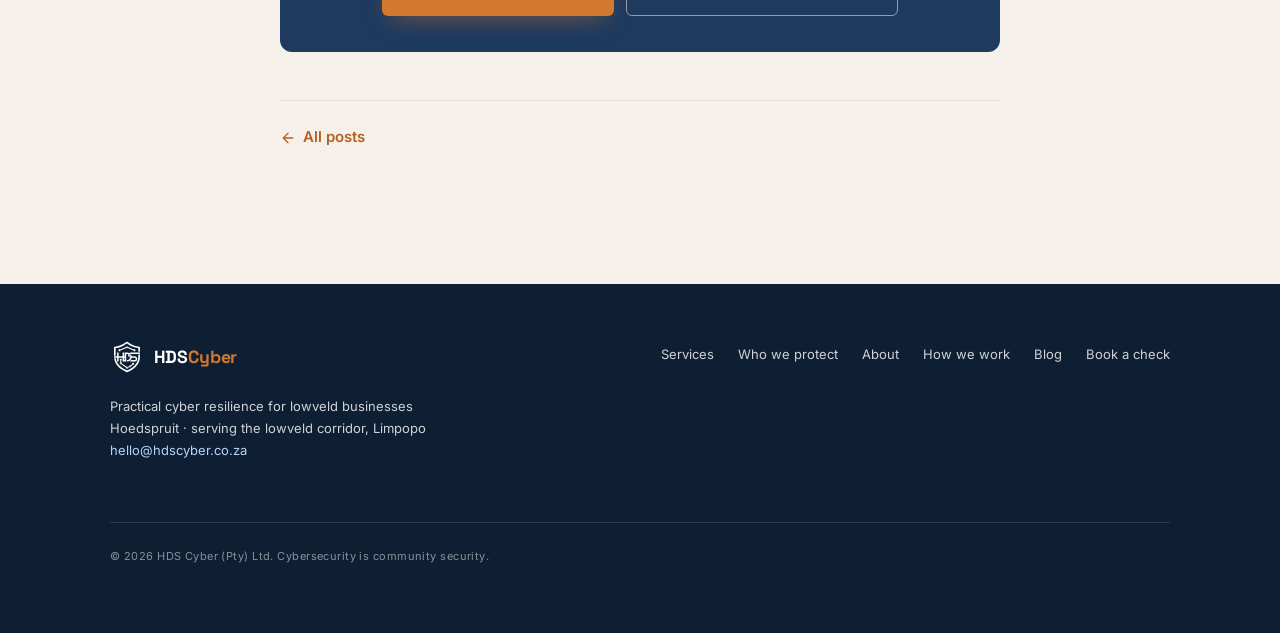
<file: blog/when-to-replace-a-business-computer.html>
<!DOCTYPE html>
<html lang="en">
<head>
  <meta charset="UTF-8">
  <meta name="viewport" content="width=device-width, initial-scale=1">

  <!-- Google tag (gtag.js) -->
  <script async src="https://www.googletagmanager.com/gtag/js?id=G-XVRPDK1384"></script>
  <script>
    window.dataLayer = window.dataLayer || [];
    function gtag(){dataLayer.push(arguments);}
    gtag('js', new Date());

    gtag('config', 'G-XVRPDK1384');
  </script>

  <!-- Meta Pixel Code -->
  <script>
  !function(f,b,e,v,n,t,s)
  {if(f.fbq)return;n=f.fbq=function(){n.callMethod?
  n.callMethod.apply(n,arguments):n.queue.push(arguments)};
  if(!f._fbq)f._fbq=n;n.push=n;n.loaded=!0;n.version='2.0';
  n.queue=[];t=b.createElement(e);t.async=!0;
  t.src=v;s=b.getElementsByTagName(e)[0];
  s.parentNode.insertBefore(t,s)}(window, document,'script',
  'https://connect.facebook.net/en_US/fbevents.js');
  fbq('init', '1473008585027549');
  fbq('track', 'PageView');
  </script>
  <noscript><img height="1" width="1" style="display:none"
  src="https://www.facebook.com/tr?id=1473008585027549&ev=PageView&noscript=1"
  /></noscript>
  <!-- End Meta Pixel Code -->

  <title>When to Replace a Business Computer — HDS Cyber</title>

  <meta name="description" content="Most business computers last three to five years, but age isn't the real test. Here's how to decide when to replace, repair or reassign, starting with security.">

  <meta property="og:title" content="When to Replace a Business Computer">
  <meta property="og:description" content="Most business computers last three to five years, but age isn't the real test. Here's how to decide when to replace, repair or reassign, starting with security.">
  <meta property="og:type" content="article">

  <meta property="og:url" content="https://hdscyber.co.za/blog/when-to-replace-a-business-computer.html">
  <link rel="canonical" href="https://hdscyber.co.za/blog/when-to-replace-a-business-computer.html">

  <link rel="icon" type="image/svg+xml" href="../assets/favicon.svg">
  <link rel="preconnect" href="https://fonts.googleapis.com">
  <link rel="preconnect" href="https://fonts.gstatic.com" crossorigin>
  <link href="https://fonts.googleapis.com/css2?family=Inter:wght@400;500;600;700&family=Space+Grotesk:wght@500;700&display=swap" rel="stylesheet">
  <link rel="stylesheet" href="../assets/site.css">

  <!-- Freshworks CRM tracking (live chat disabled for now via chat='false') -->
  <script src='//fw-cdn.com/16836464/7368855.js' chat='false'></script>
</head>
<body>
  <!-- Navigation -->
  <header class="nav nav--solid" id="nav">
    <div class="nav__inner">
      <a class="brand" href="../index.html" aria-label="HDS Cyber — home">
        <img src="../assets/favicon.svg" alt="" aria-hidden="true">
        <span class="brand__name">HDS<span>Cyber</span></span>
      </a>

      <nav aria-label="Primary">
        <ul class="nav__links" id="navLinks">
          <li><a href="../index.html#services">Services</a></li>
          <li><a href="../index.html#sectors">Who we protect</a></li>
          <li><a href="../index.html#about">About</a></li>
          <li><a href="../index.html#how">How we work</a></li>
          <li><a href="index.html" class="is-active">Blog</a></li>
          <li class="nav__cta-mobile"><a href="mailto:hello@hdscyber.co.za?subject=Book%20my%20free%20Lowveld%20Cyber%20Check"><span class="cta">Book free check</span></a></li>
        </ul>
      </nav>

      <div class="nav__cta">
        <a class="cta" href="mailto:hello@hdscyber.co.za?subject=Book%20my%20free%20Lowveld%20Cyber%20Check">Book free check</a>
      </div>

      <button class="nav__toggle" id="navToggle" aria-label="Toggle menu" aria-expanded="false" aria-controls="navLinks">
        <svg class="icon-open" viewBox="0 0 24 24" fill="none" stroke="currentColor" stroke-width="2" stroke-linecap="round"><path d="M3 6h18M3 12h18M3 18h18"/></svg>
        <svg class="icon-close" viewBox="0 0 24 24" fill="none" stroke="currentColor" stroke-width="2" stroke-linecap="round"><path d="M6 6l12 12M18 6L6 18"/></svg>
      </button>
    </div>
  </header>

  <main class="subpage" id="top">
    <section class="section" style="padding-top:0;">
      <div class="wrap">
        <article class="post">

          <p class="breadcrumb">
            <a href="../index.html">Home</a><span>/</span><a href="index.html">Blog</a>
          </p>

          <header>
            <p class="post__meta">
              <span class="tag">Small business security</span>
              <time datetime="2026-10-21">21 October 2026</time>
            </p>

            <h1 class="post__title">When to Replace a Business Computer</h1>

            <p class="post__standfirst">Business computers rarely die on a clean, convenient day. They fade. Here is how to tell when it is time to replace one &mdash; and when you are about to spend money you did not need to.</p>
          </header>

          <hr class="post__rule">

          <div class="post__body">

            <p>Business computers rarely die on a clean, convenient day. They fade. The laptop that used to start in seconds now gives you time to make coffee. The video call to your supplier freezes at the worst moment. The battery that lasted a full day on the road now needs a plug by lunchtime.</p>

            <p>So when is it actually time to replace a machine &mdash; and when are you about to spend money you did not need to?</p>

            <p>For most office computers, three to five years is a sensible planning range. But age is only a prompt to look closer. What really decides the question is whether the computer is still safe to use, still reliable, and still right for the person sitting in front of it.</p>

            <h2>Start the review at three years</h2>

            <p>Treat the three-year mark as a diary reminder, not an expiry date.</p>

            <p>The big manufacturers plan around this. Dell recommends refreshing business computers every three to four years, and Intel&rsquo;s refresh programme lets staff on machines older than three years pick a replacement suited to their work. These are planning guides, not rules. A secure, reliable three-year-old laptop does not need to go simply because it has had a birthday.</p>

            <p>When a machine turns three, take ten minutes to check five things: the warranty, whether its operating system still gets updates, the battery, the repair history, and what the employee actually needs it to do. If it is likely to be fine for another year, write down the next review date. If problems are already stacking up, add it to the next replacement order.</p>

            <p>Reviewing on a schedule does two useful things. It gives you time to budget, and it stops you from having to replace half the office in a single panicked month.</p>

            <h2>Security support comes first &mdash; always</h2>

            <p>Before you think about speed or battery life, answer one question: can this computer run an operating system that still receives security updates?</p>

            <p>If the answer is no, the decision is largely made. Once an operating system reaches the end of support, newly discovered weaknesses may never be patched. Good security software still helps, but it cannot fix holes in the system underneath it. The Australian Cyber Security Centre is blunt on this: unsupported operating systems and networked equipment should be removed or replaced. The UK&rsquo;s National Cyber Security Centre says the same about obsolete products &mdash; keeping them in service raises your risk.</p>

            <blockquote>
              <p>Age helps you plan. Security, condition, and the person using it decide when a computer actually needs to go.</p>
            </blockquote>

            <p>A machine can be in perfect physical health and still need replacing because its hardware simply cannot run a current, supported operating system. In that case, new hardware is safer than nursing an old system along. Some software companies sell short extended-security programmes after normal support ends &mdash; useful for buying time to finish a planned replacement, but not a way to keep a computer alive forever.</p>

            <p>Ask your IT provider to check the support status of every operating system at least once a year, and to confirm your machines will meet the requirements for the next version <em>before</em> the current one runs out.</p>

            <h2>Match the computer to the work</h2>

            <p>A computer that frustrates one person can be perfectly comfortable for another.</p>

            <p>Someone who lives in email, documents, and browser-based apps can often stay happy on an older machine for years. Someone wrestling with large spreadsheets, design files, video, or several heavy applications at once will feel an ageing computer much sooner.</p>

            <p>The best test is to watch the machine during real work, not a speed test. Does it keep the employee waiting when apps open? Do video calls wobble? Does the person have to close one program before they can open another? Ask them directly how often the computer interrupts their day &mdash; a slow start-up once a week is a very different problem from stutters every hour.</p>

            <p>Software moves too. Accounting packages, security tools, browsers, and industry apps regularly drop support for older systems and processors. Even if the app still opens, the vendor may no longer test or support it on that setup. Before you renew an important application or move the business to a new platform, check its hardware requirements &mdash; that tells you which machines need attention before the change lands, not after.</p>

            <h2>A slow computer is not always an old computer</h2>

            <p>Here is the mistake that costs small businesses the most money: assuming &ldquo;slow&rdquo; means &ldquo;finished.&rdquo;</p>

            <p>Plenty of fixable things make a computer crawl &mdash; a full storage drive, too little memory, a pile of unnecessary start-up programs, malware, overheating, or a damaged operating system. A failing drive can cause the same symptoms and needs dealing with quickly either way. Ask your IT provider to find the actual cause before you approve a replacement. A clean-up, a repair, a bit more memory, or a new drive may hand you back a machine that feels new.</p>

            <p>That said, weigh the fix against the machine&rsquo;s remaining life. Spending on an upgrade makes little sense if the computer loses operating-system support in a few months, or if other parts are already failing around the one you are fixing.</p>

            <h2>Add up reliability and repair costs</h2>

            <p>One repair rarely justifies a new computer. A pattern of them is a different story.</p>

            <p>Unexpected shutdowns, failed updates, charging faults, broken ports, storage errors, display glitches, and repeated system repairs can make a machine unreliable even when no single fault looks serious. Review your support requests by device and add up the real cost &mdash; the repair bills, the IT time, and the hours the employee could not work properly. A repair that looks cheaper than a replacement is poor value if the next fault is already on its way.</p>

            <p>The role matters as much as the machine. A computer failure is far more disruptive for someone who travels, meets customers, or processes payments than for someone doing occasional admin. Keeping one prepared spare &mdash; still updated, still running the right software, still checked regularly &mdash; can turn a lost day into a lost hour.</p>

            <h2>Warranty, parts, and batteries</h2>

            <p>A computer does not need replacing the moment its warranty ends, but from that point the repair bills are yours and the waiting can be longer. Review the warranty <em>before</em> it expires: see whether an extension is offered, what it covers, and how fast the manufacturer responds, then weigh that price against the machine&rsquo;s age and value.</p>

            <p>Check parts availability too. Manufacturers only make replacement parts for so long, and the window differs by model and country &mdash; so check the policy for the exact computer, not a general assumption about the brand. Parts matter most when you do not keep spares: a simple repair can still mean several days of downtime if a component has to be ordered in.</p>

            <p>Batteries are their own case. They fade with age, and a laptop that once lasted all day may end up tethered to a charger. For a desk-based employee that may not matter at all; for someone on the road it can make the machine unusable. If the computer is otherwise supported, quick, and reliable, a new battery can be money well spent &mdash; just confirm the full cost and that parts are available first. One safety note: stop using any laptop whose battery is swollen, unusually hot, or pushing the case out of shape, and have it looked at by someone properly equipped.</p>

            <h2>Upgrade, replace, or reassign</h2>

            <p>Some computers respond well to a little investment &mdash; more memory, a new drive, a fresh battery. Others are built from parts that are hard or uneconomical to touch.</p>

            <p>An upgrade makes sense when a single component is the problem and the machine still has years of security and software support ahead of it. Add up the whole cost &mdash; parts, installation, backup, and testing &mdash; and compare it with the price and expected life of a replacement. A new machine usually brings a fresh warranty and is easier for your IT provider to manage, but a targeted upgrade can still be the smarter buy when it solves a specific problem cheaply.</p>

            <p>And a computer that has outgrown one role may be perfect for another. A machine retired from design or data work can move to someone who mainly uses email and the web &mdash; as long as it still gets updates, runs the required software, and behaves itself. Before you hand it over, wipe the previous user&rsquo;s data and accounts, reconfigure and update it for the new person, check it for faults, and record the new assignment in your inventory. Never reassign a machine that is already unsupported or causing regular trouble &mdash; that only delays the same replacement and passes the headache to a colleague.</p>

            <h2>Keep a simple replacement schedule</h2>

            <p>The businesses that handle this well are not the ones with the newest kit. They are the ones with a list.</p>

            <p>Keep a record of each computer&rsquo;s purchase date, model, assigned user, warranty expiry, operating system, and next review date. When a machine hits three years, run it through the checks above and give it a planned replacement year. Revisit that date if the person changes roles, the software demands grow, or the operating system&rsquo;s support timetable shifts.</p>

            <p>Spreading purchases across budget periods is far easier than replacing a whole batch in one year, and it gives your IT provider time to order, set up, and test properly. Standardising on a small number of approved models helps too &mdash; shared docks and chargers, consistent security settings, and spares that are quick to prepare. Different roles will still need different machines; a general office computer won&rsquo;t necessarily suit someone working with video, design, or specialist technical software.</p>

            <h2>Hand over cleanly, and wipe before it leaves</h2>

            <p>When the new computer arrives, set it up before you retire the old one. Move or back up the employee&rsquo;s business data, then confirm the new machine has their email, documents, bookmarks, applications, printers, and shared folders &mdash; and that multi-factor authentication and any specialist software are working &mdash; before they start relying on it.</p>

            <p>Once the move is done, take the old machine out of device management, security monitoring, backups, and trusted-device lists, cancel or reassign any licences tied to it, and update your inventory. A short handover period is fine; an old computer left plugged in and unmanaged for months is just more kit to secure.</p>

            <p>Then, before that machine is sold, donated, recycled, returned, or thrown out, remove the data properly. Deleting files or removing an account does <strong>not</strong> guarantee the information is gone. Storage needs to be sanitised using a method suited to the drive, its encryption, and the sensitivity of what was on it &mdash; NIST&rsquo;s Special Publication 800-88 Revision 2 (September 2025) sets out current guidance, and the Australian Cyber Security Centre recommends backing up what you need, unlinking accounts, removing any media, and erasing the device. For particularly sensitive information, use a professional data-destruction service. Keep a disposal record with the asset number, serial number, date, and the method used.</p>

            <h2>Six questions for every computer review</h2>

            <ol>
              <li>Can it run an operating system that still gets security updates?</li>
              <li>Does it support the software the employee needs?</li>
              <li>Does it handle their normal workload without regular delays?</li>
              <li>Has it needed repeated repairs or support?</li>
              <li>Is it still under a suitable warranty, or are parts easy to get?</li>
              <li>Would an upgrade buy enough useful life to justify the cost?</li>
            </ol>

            <p>Fail the security or software-support checks, and you plan to replace. For performance and repair questions, compare the cost of fixing it with the likely cost of keeping it another year.</p>

            <h2>Frequently asked questions</h2>

            <h3>How many years should a business laptop last?</h3>

            <p>Three to five years is a practical planning range. Replace one sooner if it becomes unreliable, can&rsquo;t receive security updates, or no longer meets the employee&rsquo;s needs &mdash; and a supported laptop can last longer in a lighter role.</p>

            <h3>Should every computer be replaced at the same age?</h3>

            <p>No. Judge each machine on its condition and use. A laptop carried between customer sites every day may need replacing well before a desktop used occasionally for basic admin.</p>

            <h3>Is a slow computer always ready for replacement?</h3>

            <p>No. Low storage, too little memory, malware, overheating, or a system fault could be the cause. Have it checked before you decide whether to repair, upgrade, or replace.</p>

            <h3>Should a computer be replaced when its warranty ends?</h3>

            <p>Not automatically. The end of the warranty is simply a good moment to review its condition, support status, repair history, importance, and whether you have spares.</p>

            <h3>Can an old computer be kept as a spare?</h3>

            <p>Yes &mdash; as long as it stays supported, updated, reliable, and managed. Check your spares regularly and confirm they still run the software your team needs.</p>

            <h3>Can we sell or donate an old computer?</h3>

            <p>Yes, once all business data is properly removed. Use a suitable wipe process and keep a record of how and when it was disposed of.</p>

            <h2>The honest bottom line</h2>

            <p>You do not need the newest computers in the lowveld. You need safe ones, reliable ones, and a simple plan for replacing them before they become a problem. Start the review at three years, put security first, and let condition and the person&rsquo;s work &mdash; not the calendar &mdash; make the final call.</p>

            <p>If you would rather not track all this yourself, that is exactly what we do. HDS Cyber helps farms, lodges, schools, shops, and agencies across the lowveld, from Mbombela to Phalaborwa, keep their computers supported, secure, and sensibly replaced. Send us a WhatsApp or book a free Health Check, and we will review the age, support status, and condition of your machines and tell you straight what needs doing.</p>

            <p><em>Sources and further reading: Australian Cyber Security Centre &mdash; Guidelines for System Management; UK National Cyber Security Centre &mdash; Obsolete Products; Australian Cyber Security Centre &mdash; Managing the Risks of Legacy IT; Intel &mdash; Optimizing PC Refresh; Dell &mdash; PC Lifecycle Plan and Design; NIST SP 800-88 Revision 2 &mdash; Guidelines for Media Sanitization; Australian Cyber Security Centre &mdash; How to Dispose of Your Device Securely.</em></p>

          </div>
          <!-- end post body -->

          <!-- Closing call to action — the same on every post, no edit needed -->
          <aside class="post-cta">
            <h2 class="post-cta__title">Not sure where your business stands?</h2>
            <p class="post-cta__text">The free 30-minute health check gives you a plain-language report against the CIS Controls baseline &mdash; what is fine, and what needs attention.</p>
            <div class="post-cta__actions">
              <a class="cta cta--whatsapp" data-whatsapp-placeholder href="https://wa.me/27XXXXXXXXX?text=Hi%20HDS%20Cyber%2C%20I%27d%20like%20to%20book%20my%20free%20Lowveld%20Cyber%20Check." aria-label="Chat to HDS Cyber on WhatsApp">
                <svg viewBox="0 0 24 24" fill="currentColor" aria-hidden="true"><path d="M17.472 14.382c-.297-.149-1.758-.867-2.03-.967-.273-.099-.471-.148-.67.15-.197.297-.767.966-.94 1.164-.173.199-.347.223-.644.075-.297-.15-1.255-.463-2.39-1.475-.883-.788-1.48-1.761-1.653-2.059-.173-.297-.018-.458.13-.606.134-.133.298-.347.446-.52.149-.174.198-.298.298-.497.099-.198.05-.371-.025-.52-.075-.149-.669-1.612-.916-2.207-.242-.579-.487-.501-.669-.51l-.57-.01c-.198 0-.52.074-.792.372-.272.297-1.04 1.016-1.04 2.479 0 1.462 1.065 2.875 1.213 3.074.149.198 2.096 3.2 5.077 4.487.709.306 1.262.489 1.694.625.712.227 1.36.195 1.872.118.571-.085 1.758-.719 2.006-1.413.247-.694.247-1.289.173-1.413-.074-.124-.272-.198-.57-.347m-5.421 7.403h-.004a9.87 9.87 0 01-5.031-1.378l-.361-.214-3.741.982.998-3.648-.235-.374a9.86 9.86 0 01-1.51-5.26c.001-5.45 4.436-9.884 9.888-9.884 2.64 0 5.122 1.03 6.988 2.898a9.825 9.825 0 012.893 6.994c-.003 5.45-4.437 9.884-9.885 9.884m8.413-18.297A11.815 11.815 0 0012.05 0C5.495 0 .16 5.335.157 11.892c0 2.096.547 4.142 1.588 5.945L.057 24l6.305-1.654a11.882 11.882 0 005.683 1.448h.005c6.554 0 11.89-5.335 11.893-11.893a11.821 11.821 0 00-3.48-8.413z"/></svg>
                Chat on WhatsApp
              </a>
              <a class="cta cta--ghost-light" href="mailto:hello@hdscyber.co.za?subject=Book%20my%20free%20Lowveld%20Cyber%20Check">
                Book your free health check
              </a>
            </div>
          </aside>

          <p class="post-foot">
            <a href="index.html">
              <svg viewBox="0 0 24 24" fill="none" stroke="currentColor" stroke-width="2" stroke-linecap="round" stroke-linejoin="round" aria-hidden="true"><path d="M19 12H5M12 19l-7-7 7-7"/></svg>
              All posts
            </a>
          </p>

        </article>
      </div>
    </section>
  </main>

  <!-- Footer -->
  <footer class="footer">
    <div class="wrap footer__inner">
      <div>
        <a class="brand" href="../index.html" aria-label="HDS Cyber — home">
          <img src="../assets/logo-shield-white.svg" alt="" aria-hidden="true">
          <span class="brand__name">HDS<span style="color:var(--copper);">Cyber</span></span>
        </a>
        <p class="footer__meta">
          Practical cyber resilience for lowveld businesses<br>
          Hoedspruit &middot; serving the lowveld corridor, Limpopo<br>
          <a href="mailto:hello@hdscyber.co.za">hello@hdscyber.co.za</a>
        </p>
      </div>

      <nav aria-label="Footer">
        <ul class="footer__links">
          <li><a href="../index.html#services">Services</a></li>
          <li><a href="../index.html#sectors">Who we protect</a></li>
          <li><a href="../index.html#about">About</a></li>
          <li><a href="../index.html#how">How we work</a></li>
          <li><a href="index.html">Blog</a></li>
          <li><a href="../index.html#contact">Book a check</a></li>
        </ul>
      </nav>

      <p class="footer__legal">© <span id="year">2026</span> HDS Cyber (Pty) Ltd. Cybersecurity is community security.</p>
    </div>
  </footer>

  <script src="../assets/site.js" defer></script>
</body>
</html>
</file>
<file: assets/site.css>
/* =========================================================================
   HDS Cyber - shared stylesheet
   Used by index.html and every page under blog/.
   Brand tokens follow Brand Guidelines v1.0 (section refs in comments).
   ========================================================================= */

:root {
  /* Brand colours (per Brand Guidelines v1.0 §3) */
  --navy: #1E3A5F;
  --copper: #D17A2F;
  --copper-deep: #B9601E;
  --deep-navy: #0F1F33;
  --sand: #F5F1EA;
  --ink: #1A1A1A;
  --slate: #5F6B7A;
  --hairline: #E5E2DA;
  --light-blue: #B5D4F4;
  --white: #FFFFFF;

  /* Typography (§4): Inter does the heavy lifting; Space Grotesk for hero/slogan only */
  --font-body: 'Inter', -apple-system, BlinkMacSystemFont, system-ui, sans-serif;
  --font-display: 'Space Grotesk', 'Inter', system-ui, sans-serif;

  /* Type scale */
  --text-hero: clamp(2.25rem, 5vw, 3.5rem);   /* hero 44–56px */
  --text-h2: clamp(1.5rem, 2.4vw, 1.875rem);  /* section H2 24–30px */
  --text-h3: 1.125rem;                          /* H3 18px */
  --text-body: 1rem;
  --text-small: 0.8125rem;                      /* caption 13px */
  --text-eyebrow: 0.6875rem;                    /* 11px */

  --radius: 6px;
  --radius-lg: 12px;
  --hero-text-width: 540px;
  --nav-h: 70px;
  --maxw: 1140px;
  --ease: cubic-bezier(0.22, 1, 0.36, 1);
}

*, *::before, *::after { box-sizing: border-box; }

html {
  -webkit-text-size-adjust: 100%;
  scroll-behavior: smooth;
  scroll-padding-top: calc(var(--nav-h) + 12px);
}

body {
  margin: 0;
  font-family: var(--font-body);
  font-weight: 400;
  font-size: var(--text-body);
  line-height: 1.65;
  color: var(--ink);
  background: var(--sand);
  -webkit-font-smoothing: antialiased;
  text-rendering: optimizeLegibility;
  overflow-x: hidden;
}

a { color: inherit; }

.wrap {
  width: 100%;
  max-width: var(--maxw);
  margin-inline: auto;
  padding-inline: clamp(1.25rem, 4vw, 2.5rem);
}

/* Eyebrow — Inter 500 medium, tracked caps (§4.3) */
.eyebrow {
  margin: 0;
  font-family: var(--font-body);
  font-weight: 500;
  font-size: var(--text-eyebrow);
  letter-spacing: 0.14em;
  text-transform: uppercase;
  color: var(--copper);
}

/* ---------- Shared CTA button ---------- */
.cta {
  display: inline-flex;
  align-items: center;
  gap: 0.6rem;
  padding: 0.85rem 1.6rem;
  min-height: 48px;
  background: var(--copper);
  color: var(--white);
  font-family: var(--font-body);
  font-weight: 600;
  font-size: 1rem;
  letter-spacing: 0.01em;
  text-decoration: none;
  border-radius: var(--radius);
  box-shadow:
    0 1px 2px rgba(15, 31, 51, 0.08),
    0 10px 24px -10px rgba(209, 122, 47, 0.55);
  transition: transform 0.3s var(--ease), box-shadow 0.3s var(--ease), background-color 0.3s ease;
}
.cta svg { width: 20px; height: 20px; }
.cta:hover {
  background: var(--copper-deep);
  transform: translateY(-2px);
  box-shadow: 0 2px 4px rgba(15, 31, 51, 0.10), 0 16px 32px -12px rgba(209, 122, 47, 0.7);
}
.cta:active { transform: translateY(0); }
.cta:focus-visible { outline: 2px solid var(--navy); outline-offset: 3px; }

/* Secondary — outlined navy (§7.1) */
.cta--ghost {
  background: transparent;
  color: var(--navy);
  border: 1px solid var(--navy);
  box-shadow: none;
}
.cta--ghost:hover {
  background: var(--navy);
  border-color: var(--navy);
  color: var(--white);
  box-shadow: 0 8px 20px -12px rgba(15, 31, 51, 0.4);
}

/* Secondary on dark backgrounds (contact band) */
.cta--ghost-light {
  background: transparent;
  color: var(--white);
  border: 1px solid rgba(255, 255, 255, 0.5);
  box-shadow: none;
}
.cta--ghost-light:hover {
  background: var(--white);
  color: var(--navy);
  border-color: var(--white);
}

/* WhatsApp button accent (brand-preferred primary contact) */
.cta--whatsapp { background: var(--copper); }
.cta--whatsapp svg { width: 22px; height: 22px; }

/* Marks a placeholder WhatsApp link until the real number is added */
[data-whatsapp-placeholder] { position: relative; }

/* ---------- Nav ---------- */
.nav {
  position: fixed;
  top: 0; left: 0; right: 0;
  z-index: 50;
  height: var(--nav-h);
  display: flex;
  align-items: center;
  transition: background-color 0.35s ease, box-shadow 0.35s ease, border-color 0.35s ease;
  border-bottom: 1px solid transparent;
}
.nav.is-scrolled {
  background: rgba(245, 241, 234, 0.82);
  backdrop-filter: blur(10px);
  -webkit-backdrop-filter: blur(10px);
  border-bottom-color: var(--hairline);
  box-shadow: 0 1px 16px -8px rgba(15, 31, 51, 0.25);
}
.nav__inner {
  width: 100%;
  max-width: var(--maxw);
  margin-inline: auto;
  padding-inline: clamp(1.25rem, 4vw, 2.5rem);
  display: flex;
  align-items: center;
  justify-content: space-between;
  gap: 1rem;
}
.brand {
  display: inline-flex;
  align-items: center;
  gap: 0.6rem;
  text-decoration: none;
  color: var(--navy);
}
.brand img { width: 34px; height: 34px; display: block; }
.brand__name {
  font-family: var(--font-display);
  font-weight: 700;
  font-size: 1.1rem;
  letter-spacing: -0.01em;
  color: var(--navy);
}
.brand__name span { color: var(--copper); }

.nav__links {
  display: flex;
  align-items: center;
  gap: clamp(1rem, 2.5vw, 2rem);
  list-style: none;
  margin: 0;
  padding: 0;
}
.nav__links a {
  position: relative;
  text-decoration: none;
  color: var(--navy);
  font-size: 0.9rem;
  font-weight: 500;
  padding: 0.4rem 0;
  transition: color 0.2s ease;
}
.nav__links a::after {
  content: "";
  position: absolute;
  left: 0; bottom: -2px;
  width: 100%;
  height: 2px;
  background: var(--copper);
  transform: scaleX(0);
  transform-origin: left center;
  transition: transform 0.3s var(--ease);
}
.nav__links a:hover { color: var(--copper-deep); }
.nav__links a.is-active { color: var(--copper-deep); }
.nav__links a.is-active::after { transform: scaleX(1); }

.nav__cta { display: inline-flex; }
.nav .cta { padding: 0.6rem 1.15rem; min-height: 42px; font-size: 0.9rem; }

.nav__toggle {
  display: none;
  width: 44px; height: 44px;
  align-items: center;
  justify-content: center;
  background: transparent;
  border: 1px solid var(--hairline);
  border-radius: var(--radius);
  cursor: pointer;
  color: var(--navy);
}
.nav__toggle svg { width: 22px; height: 22px; }
.nav__toggle .icon-close { display: none; }
.nav.is-open .nav__toggle .icon-open { display: none; }
.nav.is-open .nav__toggle .icon-close { display: block; }

/* ---------- Section scaffolding ---------- */
.section { padding: clamp(4.5rem, 9vw, 7.5rem) 0; }
.section__head {
  max-width: 640px;
  margin-bottom: clamp(2.5rem, 5vw, 3.5rem);
}
.section--center .section__head { margin-inline: auto; text-align: center; }
/* Section H2 — Inter 600 (§4.3) */
.section__title {
  margin: 0.75rem 0 0;
  font-family: var(--font-body);
  font-weight: 600;
  font-size: var(--text-h2);
  line-height: 1.18;
  letter-spacing: -0.01em;
  color: var(--navy);
  text-wrap: balance;
}
.section__lead {
  margin: 1rem 0 0;
  font-size: 1.0625rem;
  color: var(--slate);
  max-width: 58ch;
}
.section--center .section__lead { margin-inline: auto; }

/* Reveal on scroll */
.reveal {
  opacity: 0;
  transform: translateY(22px);
  transition: opacity 0.7s var(--ease), transform 0.7s var(--ease);
}
.reveal.is-in { opacity: 1; transform: none; }

/* ---------- Hero ---------- */
.hero {
  position: relative;
  isolation: isolate;
  min-height: 100vh;
  min-height: 100svh;
  display: flex;
  flex-direction: column;
  align-items: center;
  justify-content: center;
  text-align: center;
  padding: calc(var(--nav-h) + clamp(2rem, 6vw, 4rem)) 1.5rem clamp(3.5rem, 9vw, 6rem);
  overflow: hidden;
  background:
    radial-gradient(120% 90% at 80% 8%, rgba(209, 122, 47, 0.10) 0%, rgba(209, 122, 47, 0) 55%),
    radial-gradient(120% 90% at 10% 100%, rgba(30, 58, 95, 0.08) 0%, rgba(30, 58, 95, 0) 55%),
    linear-gradient(180deg, #FFFFFF 0%, #FDFBF7 45%, var(--sand) 100%);
}
.hero__lines {
  position: absolute; inset: 0; z-index: -2;
  pointer-events: none; opacity: 0.5;
  mask-image: radial-gradient(120% 80% at 50% 30%, #000 0%, transparent 78%);
}
.hero__lines path, .hero__lines circle { stroke: var(--hairline); fill: none; }
.hero__lines circle { fill: var(--hairline); stroke: none; }
.hero__grain {
  position: absolute; inset: 0; z-index: -1;
  pointer-events: none; opacity: 0.035; mix-blend-mode: multiply;
}
/* Hero max width 720px so the slogan reads as a statement (§7.1) */
.hero__inner {
  position: relative;
  display: flex; flex-direction: column; align-items: center;
  max-width: 720px; width: 100%;
}
.status {
  display: inline-flex; align-items: center; gap: 0.5rem;
  padding: 0.4rem 0.85rem 0.4rem 0.7rem;
  margin-bottom: clamp(1.5rem, 4vw, 2rem);
  border: 1px solid var(--hairline); border-radius: 999px;
  background: rgba(255, 255, 255, 0.7); backdrop-filter: blur(6px);
  box-shadow: 0 1px 2px rgba(15, 31, 51, 0.05);
  font-size: var(--text-eyebrow); font-weight: 600;
  letter-spacing: 0.12em; text-transform: uppercase; color: var(--navy);
}
.status__dot {
  width: 8px; height: 8px; border-radius: 50%; background: var(--copper);
  box-shadow: 0 0 0 0 rgba(209, 122, 47, 0.5);
  animation: pulse 2.4s ease-in-out infinite;
}
@keyframes pulse {
  0%, 100% { box-shadow: 0 0 0 0 rgba(209, 122, 47, 0.45); }
  50%      { box-shadow: 0 0 0 6px rgba(209, 122, 47, 0); }
}
.hero__logo { width: clamp(150px, 32vw, 210px); height: auto; margin-bottom: clamp(1rem, 3vw, 1.6rem); }
.hero__eyebrow { margin-bottom: 1rem; }
/* Hero headline — Space Grotesk (the one signature slogan moment) */
.hero__title {
  margin: 0 0 1.25rem; max-width: 16ch;
  font-family: var(--font-display); font-weight: 700;
  font-size: var(--text-hero); line-height: 1.12;
  letter-spacing: -0.02em; color: var(--navy); text-wrap: balance;
}
.hero__body {
  margin: 0 auto 2rem; max-width: var(--hero-text-width);
  font-size: 1.125rem; line-height: 1.6; color: var(--ink);
}
.hero__actions {
  display: flex; flex-wrap: wrap; gap: 0.85rem; justify-content: center;
}
.scroll-hint {
  margin-top: clamp(2.5rem, 6vw, 4rem);
  display: inline-flex; flex-direction: column; align-items: center; gap: 0.4rem;
  font-size: var(--text-eyebrow); letter-spacing: 0.14em; text-transform: uppercase;
  color: var(--slate); text-decoration: none;
}
.scroll-hint svg { width: 20px; height: 20px; animation: bob 2.2s ease-in-out infinite; }
@keyframes bob { 0%,100% { transform: translateY(0); } 50% { transform: translateY(5px); } }

/* ---------- Services (four pillars) ---------- */
.cards {
  display: grid;
  grid-template-columns: repeat(auto-fit, minmax(240px, 1fr));
  gap: clamp(1rem, 2vw, 1.5rem);
}
/* White card, 4px copper LEFT border, copper icon in sand square (§7.1) */
.card {
  background: var(--white);
  border: 1px solid var(--hairline);
  border-left: 4px solid var(--copper);
  border-radius: var(--radius-lg);
  padding: 1.75rem 1.5rem;
  transition: transform 0.35s var(--ease), box-shadow 0.35s var(--ease);
}
.card:hover {
  transform: translateY(-4px);
  box-shadow: 0 18px 40px -22px rgba(15, 31, 51, 0.4);
}
.card__icon {
  display: inline-flex; align-items: center; justify-content: center;
  width: 48px; height: 48px; margin-bottom: 1.1rem;
  border-radius: 10px;
  background: var(--sand);
  color: var(--copper-deep);
}
.card__icon svg { width: 24px; height: 24px; }
/* H3 — Inter 600 */
.card__title {
  margin: 0 0 0.4rem; font-family: var(--font-body);
  font-weight: 600; font-size: var(--text-h3); color: var(--navy);
}
.card__text { margin: 0; font-size: 0.9rem; color: var(--slate); line-height: 1.6; }

/* Free health-check lead-in line above the cards */
.pillars-note {
  margin: 0 0 1.75rem;
  font-size: 0.95rem; color: var(--slate);
}
.pillars-note strong { color: var(--navy); font-weight: 600; }

/* ---------- Who we protect — five verticals, single column (§7.1) ---------- */
.sectors { background: var(--white); border-block: 1px solid var(--hairline); }
.sector-list {
  display: flex; flex-direction: column;
  gap: clamp(0.85rem, 1.8vw, 1.1rem);
  max-width: 840px; margin-inline: auto;
}
.sector {
  display: flex; align-items: flex-start; gap: 1.1rem;
  padding: 1.4rem 1.5rem;
  border: 1px solid var(--hairline);
  border-left: 4px solid var(--copper);
  border-radius: var(--radius-lg);
  background: var(--sand);
  transition: transform 0.3s var(--ease), box-shadow 0.3s var(--ease), background-color 0.3s ease;
}
.sector:hover { transform: translateX(4px); background: #FBF8F2; box-shadow: 0 14px 30px -22px rgba(15,31,51,0.4); }
.sector__icon {
  flex: none;
  display: inline-flex; align-items: center; justify-content: center;
  width: 46px; height: 46px; border-radius: 10px;
  background: var(--white); border: 1px solid var(--hairline);
  color: var(--copper-deep);
}
.sector__icon svg { width: 24px; height: 24px; }
.sector__eyebrow {
  margin: 0 0 0.15rem; font-size: var(--text-eyebrow); font-weight: 500;
  letter-spacing: 0.12em; text-transform: uppercase; color: var(--slate);
}
/* Vertical slogan — navy semibold (§7.1). Never modified (§1). */
.sector__slogan { margin: 0 0 0.3rem; font-family: var(--font-body); font-weight: 600; color: var(--navy); font-size: 1.0625rem; line-height: 1.35; }
.sector__desc { margin: 0; font-size: 0.875rem; color: var(--slate); line-height: 1.55; }

/* ---------- About ---------- */
.about-grid {
  display: grid;
  grid-template-columns: 1.15fr 0.85fr;
  gap: clamp(2rem, 5vw, 4rem);
  align-items: center;
}
.about__body p { margin: 0 0 1.1rem; color: var(--ink); }
.about__body p:last-child { margin-bottom: 0; }
.about__body strong { color: var(--navy); font-weight: 600; }
.stat-panel {
  position: relative;
  background: var(--navy);
  color: var(--white);
  border-radius: var(--radius-lg);
  padding: clamp(1.75rem, 3vw, 2.5rem);
  overflow: hidden;
  isolation: isolate;
}
.stat-panel__lines { position: absolute; inset: 0; z-index: -1; opacity: 0.25; pointer-events: none; }
.stat-panel__lines path, .stat-panel__lines circle { stroke: var(--light-blue); fill: none; }
.stat-panel__lines circle { fill: var(--copper); stroke: none; }
.stat {
  padding: 1.1rem 0;
  border-bottom: 1px solid rgba(181, 212, 244, 0.18);
}
.stat:last-child { border-bottom: none; padding-bottom: 0; }
.stat:first-child { padding-top: 0; }
.stat__num {
  font-family: var(--font-body); font-weight: 700;
  font-size: clamp(1.5rem, 2.6vw, 1.9rem); color: var(--copper);
  line-height: 1.1;
}
.stat__label { font-size: var(--text-small); color: var(--light-blue); margin-top: 0.2rem; }

/* ---------- How we work ---------- */
.how { background: var(--white); border-block: 1px solid var(--hairline); }
.steps {
  display: grid;
  grid-template-columns: repeat(4, 1fr);
  gap: clamp(1rem, 2.5vw, 2rem);
  position: relative;
}
.steps::before {
  content: ""; position: absolute;
  top: 26px; left: 12%; right: 12%; height: 2px;
  background: repeating-linear-gradient(90deg, var(--copper) 0 8px, transparent 8px 16px);
  opacity: 0.5; z-index: 0;
}
.step { position: relative; z-index: 1; text-align: center; }
.step__node {
  width: 54px; height: 54px; margin: 0 auto 1.1rem;
  display: flex; align-items: center; justify-content: center;
  border-radius: 50%;
  background: var(--sand);
  border: 2px solid var(--copper);
  color: var(--copper-deep);
  font-family: var(--font-body); font-weight: 700; font-size: 1.25rem;
  box-shadow: 0 0 0 6px var(--white);
}
.step__title { margin: 0 0 0.35rem; font-family: var(--font-body); font-weight: 600; font-size: var(--text-h3); color: var(--navy); }
.step__text { margin: 0; font-size: var(--text-small); color: var(--slate); line-height: 1.55; }

/* ---------- Contact band ---------- */
.contact {
  position: relative;
  isolation: isolate;
  background: var(--deep-navy);
  color: var(--white);
  text-align: center;
  overflow: hidden;
}
.contact__lines { position: absolute; inset: 0; z-index: -1; opacity: 0.3; pointer-events: none; mask-image: radial-gradient(110% 90% at 50% 40%, #000 0%, transparent 80%); }
.contact__lines path, .contact__lines circle { stroke: rgba(181,212,244,0.45); fill: none; }
.contact__lines circle { fill: var(--copper); stroke: none; }
.contact__title {
  margin: 0.75rem auto 0; max-width: 20ch;
  font-family: var(--font-body); font-weight: 700;
  font-size: var(--text-h2); line-height: 1.18; letter-spacing: -0.01em;
  text-wrap: balance;
}
.contact__text { margin: 1rem auto 2rem; max-width: 56ch; color: var(--light-blue); font-size: 1.0625rem; }
.contact__actions { display: flex; flex-wrap: wrap; gap: 0.85rem; justify-content: center; }
.contact__email { margin-top: 1.5rem; font-size: var(--text-small); color: rgba(255,255,255,0.7); }
.contact__email a { color: var(--light-blue); text-decoration: none; font-weight: 600; }
.contact__email a:hover { text-decoration: underline; }

/* Contact form — white card holding the embedded Freshsales web form */
.contact-form {
  margin: clamp(2.5rem, 5vw, 3.75rem) auto 0;
  max-width: 640px;
  background: var(--white);
  color: var(--ink);
  border-radius: var(--radius-lg);
  padding: clamp(1.5rem, 3.5vw, 2.5rem);
  text-align: left;
  box-shadow: 0 30px 60px -34px rgba(0, 0, 0, 0.6);
}
.contact-form__note { margin: 0 0 1.35rem; font-size: 0.9rem; color: var(--slate); text-align: center; }
/* Keep the third-party form's fields inside the card on small screens */
.contact-form__embed :is(input, textarea, select, button) { max-width: 100%; }
.contact-form__embed { min-height: 40px; }

/* ---------- Footer — deep navy (§7.1) ---------- */
.footer { background: var(--deep-navy); color: rgba(255,255,255,0.8); padding: clamp(2.5rem, 5vw, 3.5rem) 0; }
.footer__inner {
  display: flex; flex-wrap: wrap; gap: 1.5rem;
  align-items: flex-start; justify-content: space-between;
}
.footer .brand__name { color: var(--white); }
.footer__meta { font-size: var(--text-small); line-height: 1.7; margin-top: 0.85rem; }
.footer__meta a { color: var(--light-blue); text-decoration: none; }
.footer__meta a:hover { text-decoration: underline; }
.footer__links { display: flex; flex-wrap: wrap; gap: 1rem 1.5rem; list-style: none; margin: 0; padding: 0; }
.footer__links a { color: rgba(255,255,255,0.8); text-decoration: none; font-size: var(--text-small); }
.footer__links a:hover { color: var(--copper); }
.footer__legal {
  width: 100%; margin-top: 1.5rem; padding-top: 1.5rem;
  border-top: 1px solid rgba(255,255,255,0.12);
  font-size: var(--text-eyebrow); letter-spacing: 0.04em; color: rgba(255,255,255,0.5);
}

a:focus-visible, button:focus-visible {
  outline: 2px solid var(--copper);
  outline-offset: 3px;
  border-radius: 3px;
}

/* ---------- Responsive ---------- */
@media (max-width: 860px) {
  .about-grid { grid-template-columns: 1fr; }
  .steps { grid-template-columns: repeat(2, 1fr); gap: 2rem 1.5rem; }
  .steps::before { display: none; }
}
@media (max-width: 760px) {
  .nav__cta { display: none; }
  .nav__toggle { display: inline-flex; }
  .nav__links {
    position: absolute;
    top: var(--nav-h); left: 0; right: 0;
    flex-direction: column;
    align-items: stretch;
    gap: 0;
    background: rgba(245, 241, 234, 0.97);
    backdrop-filter: blur(10px);
    border-bottom: 1px solid var(--hairline);
    box-shadow: 0 16px 24px -18px rgba(15,31,51,0.4);
    padding: 0.5rem clamp(1.25rem, 4vw, 2.5rem) 1.25rem;
    transform: translateY(-12px);
    opacity: 0; pointer-events: none;
    transition: opacity 0.25s ease, transform 0.25s var(--ease);
  }
  .nav.is-open .nav__links { opacity: 1; transform: none; pointer-events: auto; }
  .nav__links li { width: 100%; }
  .nav__links a { display: block; padding: 0.85rem 0; border-bottom: 1px solid var(--hairline); font-size: 1rem; }
  .nav__links a::after { display: none; }
  .nav__links .nav__cta-mobile { margin-top: 0.85rem; }
  .nav__links .nav__cta-mobile a { border-bottom: none; }
  .nav__links .nav__cta-mobile .cta { display: inline-flex; width: 100%; justify-content: center; }
}
@media (min-width: 761px) {
  .nav__cta-mobile { display: none; }
}
@media (max-width: 480px) {
  .steps { grid-template-columns: 1fr; }
  .hero__actions { width: 100%; }
  .hero__actions .cta { flex: 1 1 auto; justify-content: center; }
}

@media (prefers-reduced-motion: reduce) {
  html { scroll-behavior: auto; }
  *, *::before, *::after {
    animation-duration: 0.01ms !important;
    animation-iteration-count: 1 !important;
    transition-duration: 0.01ms !important;
  }
  .reveal { opacity: 1; transform: none; }
}

/* =========================================================================
   Blog
   Sub-pages have no hero, so the nav sits directly on content and must be
   solid from the start rather than waiting for the scroll handler.
   ========================================================================= */
.nav--solid {
  background: rgba(245, 241, 234, 0.92);
  backdrop-filter: blur(10px);
  -webkit-backdrop-filter: blur(10px);
  border-bottom-color: var(--hairline);
}

/* Pushes sub-page content clear of the fixed nav */
.subpage { padding-top: calc(var(--nav-h) + clamp(2.5rem, 6vw, 4rem)); }

.breadcrumb {
  margin: 0 0 1rem;
  font-size: var(--text-small);
  color: var(--slate);
}
.breadcrumb a { color: var(--slate); text-decoration: none; }
.breadcrumb a:hover { color: var(--copper-deep); text-decoration: underline; }
.breadcrumb span { margin: 0 0.4rem; opacity: 0.5; }

/* ---------- Post listing ---------- */
.post-list {
  display: grid;
  grid-template-columns: repeat(auto-fill, minmax(320px, 1fr));
  gap: clamp(1rem, 2vw, 1.5rem);
}

/* Same visual language as .card, but the whole tile is the link target */
.post-card {
  display: flex;
  flex-direction: column;
  background: var(--white);
  border: 1px solid var(--hairline);
  border-left: 4px solid var(--copper);
  border-radius: var(--radius-lg);
  padding: 1.6rem 1.5rem;
  text-decoration: none;
  transition: transform 0.35s var(--ease), box-shadow 0.35s var(--ease);
}
.post-card:hover {
  transform: translateY(-4px);
  box-shadow: 0 18px 40px -22px rgba(15, 31, 51, 0.4);
}
.post-card__meta {
  display: flex;
  flex-wrap: wrap;
  align-items: center;
  gap: 0.6rem;
  margin-bottom: 0.75rem;
  font-size: var(--text-eyebrow);
  letter-spacing: 0.12em;
  text-transform: uppercase;
  color: var(--slate);
}
.tag {
  padding: 0.2rem 0.55rem;
  border-radius: 999px;
  background: var(--sand);
  color: var(--copper-deep);
  font-weight: 600;
  letter-spacing: 0.1em;
}
.post-card__title {
  margin: 0 0 0.5rem;
  font-family: var(--font-body);
  font-weight: 600;
  font-size: var(--text-h3);
  line-height: 1.3;
  color: var(--navy);
}
.post-card__excerpt {
  margin: 0 0 1.1rem;
  font-size: 0.9rem;
  line-height: 1.6;
  color: var(--slate);
}
.post-card__more {
  margin-top: auto;
  display: inline-flex;
  align-items: center;
  gap: 0.4rem;
  font-size: 0.875rem;
  font-weight: 600;
  color: var(--copper-deep);
}
.post-card__more svg { width: 16px; height: 16px; }
.post-card:hover .post-card__more svg { transform: translateX(3px); }
.post-card__more svg { transition: transform 0.3s var(--ease); }

/* Shown when the listing has no posts yet */
.post-list__empty {
  padding: 2.5rem 1.5rem;
  border: 1px dashed var(--hairline);
  border-radius: var(--radius-lg);
  text-align: center;
  color: var(--slate);
}

/* ---------- Single post ---------- */
.post { max-width: 720px; margin-inline: auto; }
.post__meta {
  display: flex;
  flex-wrap: wrap;
  align-items: center;
  gap: 0.6rem;
  font-size: var(--text-eyebrow);
  letter-spacing: 0.12em;
  text-transform: uppercase;
  color: var(--slate);
}
.post__title {
  margin: 0.9rem 0 0;
  font-family: var(--font-body);
  font-weight: 600;
  font-size: var(--text-h2);
  line-height: 1.18;
  letter-spacing: -0.01em;
  color: var(--navy);
  text-wrap: balance;
}
.post__standfirst {
  margin: 1rem 0 0;
  font-size: 1.0625rem;
  line-height: 1.6;
  color: var(--slate);
}
.post__rule {
  margin: clamp(1.75rem, 4vw, 2.5rem) 0;
  border: 0;
  border-top: 1px solid var(--hairline);
}

/* Long-form body copy — slightly wider leading than the marketing sections */
.post__body { font-size: 1.0625rem; line-height: 1.75; }

/* Spacing is owned by these two rules alone: zero every direct child's block
   margins, then put the gap back between siblings. Both are specificity
   (0,1,0) so source order decides, and nothing below may set a block margin
   on a direct child except the heading overrides, which are (0,1,1) and are
   meant to win. Adding `margin-block: 0` to a rule like `.post__body p`
   silently kills the gap for that element — that is not a reset, it outranks
   the owl selector. */
.post__body > * { margin-block: 0; }
.post__body > * + * { margin-top: 1.15rem; }
.post__body h2 {
  margin-top: clamp(2rem, 4vw, 2.75rem);
  font-family: var(--font-body);
  font-weight: 600;
  font-size: 1.375rem;
  line-height: 1.3;
  color: var(--navy);
}
.post__body h3 {
  margin-top: 1.9rem;
  font-family: var(--font-body);
  font-weight: 600;
  font-size: var(--text-h3);
  color: var(--navy);
}
.post__body strong { color: var(--navy); font-weight: 600; }
.post__body a { color: var(--copper-deep); text-decoration: underline; text-underline-offset: 2px; }
.post__body a:hover { color: var(--copper); }
.post__body ul, .post__body ol { padding-left: 1.35rem; }
.post__body li + li { margin-top: 0.5rem; }
.post__body li::marker { color: var(--copper); }
.post__body blockquote {
  margin-inline: 0;
  padding: 1.1rem 1.4rem;
  border-left: 4px solid var(--copper);
  border-radius: 0 var(--radius) var(--radius) 0;
  background: var(--white);
  color: var(--navy);
  font-size: 1.0625rem;
}
.post__body blockquote p { margin: 0; }
.post__body code {
  padding: 0.15em 0.4em;
  border-radius: 4px;
  background: var(--white);
  border: 1px solid var(--hairline);
  font-size: 0.9em;
}
.post__body figure { margin: 0; }
.post__body img {
  max-width: 100%;
  height: auto;
  border-radius: var(--radius-lg);
  border: 1px solid var(--hairline);
}
.post__body figcaption {
  margin-top: 0.6rem;
  font-size: var(--text-small);
  color: var(--slate);
  text-align: center;
}


/* ---------- Optional post components ----------
   Each of these is a direct child of .post__body, so none of them may set a
   block margin — the reset-plus-owl pair above owns vertical rhythm. */

/* Attribution under a blockquote */
.post__body blockquote cite {
  display: block;
  margin-top: 0.55rem;
  font-style: normal;
  font-size: var(--text-small);
  font-weight: 600;
  color: var(--slate);
}

/* Key-point callout — the one line a skim-reader should catch */
.post-key {
  padding: 1.2rem 1.4rem;
  background: var(--sand);
  border-left: 4px solid var(--copper);
  border-radius: 0 var(--radius) var(--radius) 0;
}
.post-key__label {
  display: block;
  margin-bottom: 0.5rem;
  font-size: var(--text-eyebrow);
  font-weight: 600;
  letter-spacing: 0.14em;
  text-transform: uppercase;
  color: var(--copper);
}
.post-key p { margin: 0; }
.post-key p + p { margin-top: 0.75rem; }

/* Numbered steps with filled navy counters, for ordered procedures */
.post__body .post-steps {
  list-style: none;
  padding-left: 0;
  counter-reset: step;
}
.post-steps li {
  counter-increment: step;
  position: relative;
  padding-left: 2.5rem;
  min-height: 1.75rem;
}
.post-steps li + li { margin-top: 0.85rem; }
.post-steps li::before {
  content: counter(step);
  position: absolute;
  left: 0;
  top: 0.15rem;
  display: flex;
  align-items: center;
  justify-content: center;
  width: 1.75rem;
  height: 1.75rem;
  border-radius: 50%;
  background: var(--navy);
  color: var(--white);
  font-weight: 700;
  font-size: 0.8125rem;
  line-height: 1;
}

/* Tables scroll inside their own wrapper rather than widening the page */
.post-table { overflow-x: auto; }
.post-table table {
  width: 100%;
  border-collapse: collapse;
  font-size: 0.9375rem;
}
.post-table thead th {
  padding: 0.7rem 0.9rem;
  background: var(--navy);
  color: var(--white);
  text-align: left;
  font-size: var(--text-eyebrow);
  font-weight: 600;
  letter-spacing: 0.1em;
  text-transform: uppercase;
}
.post-table tbody td {
  padding: 0.75rem 0.9rem;
  border-bottom: 1px solid var(--hairline);
  vertical-align: top;
}
.post-table tbody tr:nth-child(odd) { background: var(--white); }
.post-table tbody td:first-child {
  font-weight: 600;
  color: var(--navy);
  white-space: nowrap;
}

/* Legal / pricing caveat at the foot of a post */
.post-disclaimer {
  margin-top: clamp(2rem, 4vw, 2.75rem);
  padding-top: 1.25rem;
  border-top: 1px solid var(--hairline);
  font-size: var(--text-small);
  line-height: 1.65;
  color: var(--slate);
}
/* Syndication credit — shown on posts republished from another publisher */
.post-source {
  margin-top: clamp(2rem, 4vw, 2.75rem);
  padding: 1rem 1.25rem;
  border-left: 3px solid var(--hairline);
  font-size: var(--text-small);
  line-height: 1.7;
  color: var(--slate);
  font-style: italic;
}
.post-source a {
  color: var(--copper-deep);
  font-style: normal;
  font-weight: 600;
  text-decoration: underline;
  text-underline-offset: 2px;
}
.post-source a:hover { color: var(--copper); }

/* Our own commentary appended to a syndicated article. Deliberately distinct
   from .post__body so the reader can see where the licensed article ends. */
.post-note {
  margin-top: clamp(2rem, 4vw, 2.75rem);
  padding: clamp(1.5rem, 3.5vw, 2rem);
  background: var(--white);
  border: 1px solid var(--hairline);
  border-left: 4px solid var(--copper);
  border-radius: var(--radius-lg);
}
/* Same two-rule spacing contract as .post__body — see the note there. These
   must stay above the overrides below, since .post-note__title matches at the
   same specificity and would otherwise lose to the owl on source order. */
.post-note > * { margin-block: 0; }
.post-note > * + * { margin-top: 1.05rem; }

.post-note__title {
  margin: 0.5rem 0 1.1rem;
  font-family: var(--font-body);
  font-weight: 600;
  font-size: 1.25rem;
  line-height: 1.3;
  color: var(--navy);
}
.post-note p { font-size: 1rem; line-height: 1.7; }
.post-note h3 {
  margin-top: 1.6rem;
  font-family: var(--font-body);
  font-weight: 600;
  font-size: var(--text-h3);
  color: var(--navy);
}
.post-note strong { color: var(--navy); font-weight: 600; }
.post-note ul { padding-left: 1.35rem; font-size: 1rem; line-height: 1.7; }
.post-note li + li { margin-top: 0.5rem; }
.post-note li::marker { color: var(--copper); }

/* Closing call-to-action on each post */
.post-cta {
  margin-top: clamp(2.5rem, 5vw, 3.5rem);
  padding: clamp(1.5rem, 3.5vw, 2.25rem);
  border-radius: var(--radius-lg);
  background: var(--navy);
  color: var(--white);
  text-align: center;
}
.post-cta__title {
  margin: 0 0 0.6rem;
  font-family: var(--font-body);
  font-weight: 600;
  font-size: var(--text-h3);
}
.post-cta__text { margin: 0 0 1.4rem; font-size: 0.9375rem; color: var(--light-blue); }
.post-cta__actions { display: flex; flex-wrap: wrap; gap: 0.75rem; justify-content: center; }

.post-foot {
  margin-top: clamp(2rem, 4vw, 3rem);
  padding-top: 1.5rem;
  border-top: 1px solid var(--hairline);
}
.post-foot a {
  display: inline-flex;
  align-items: center;
  gap: 0.45rem;
  font-size: 0.9375rem;
  font-weight: 600;
  color: var(--copper-deep);
  text-decoration: none;
}
.post-foot a:hover { text-decoration: underline; }
.post-foot svg { width: 16px; height: 16px; }

@media (max-width: 480px) {
  .post-list { grid-template-columns: 1fr; }
  .post-cta__actions .cta { flex: 1 1 auto; justify-content: center; }
}
</file>
